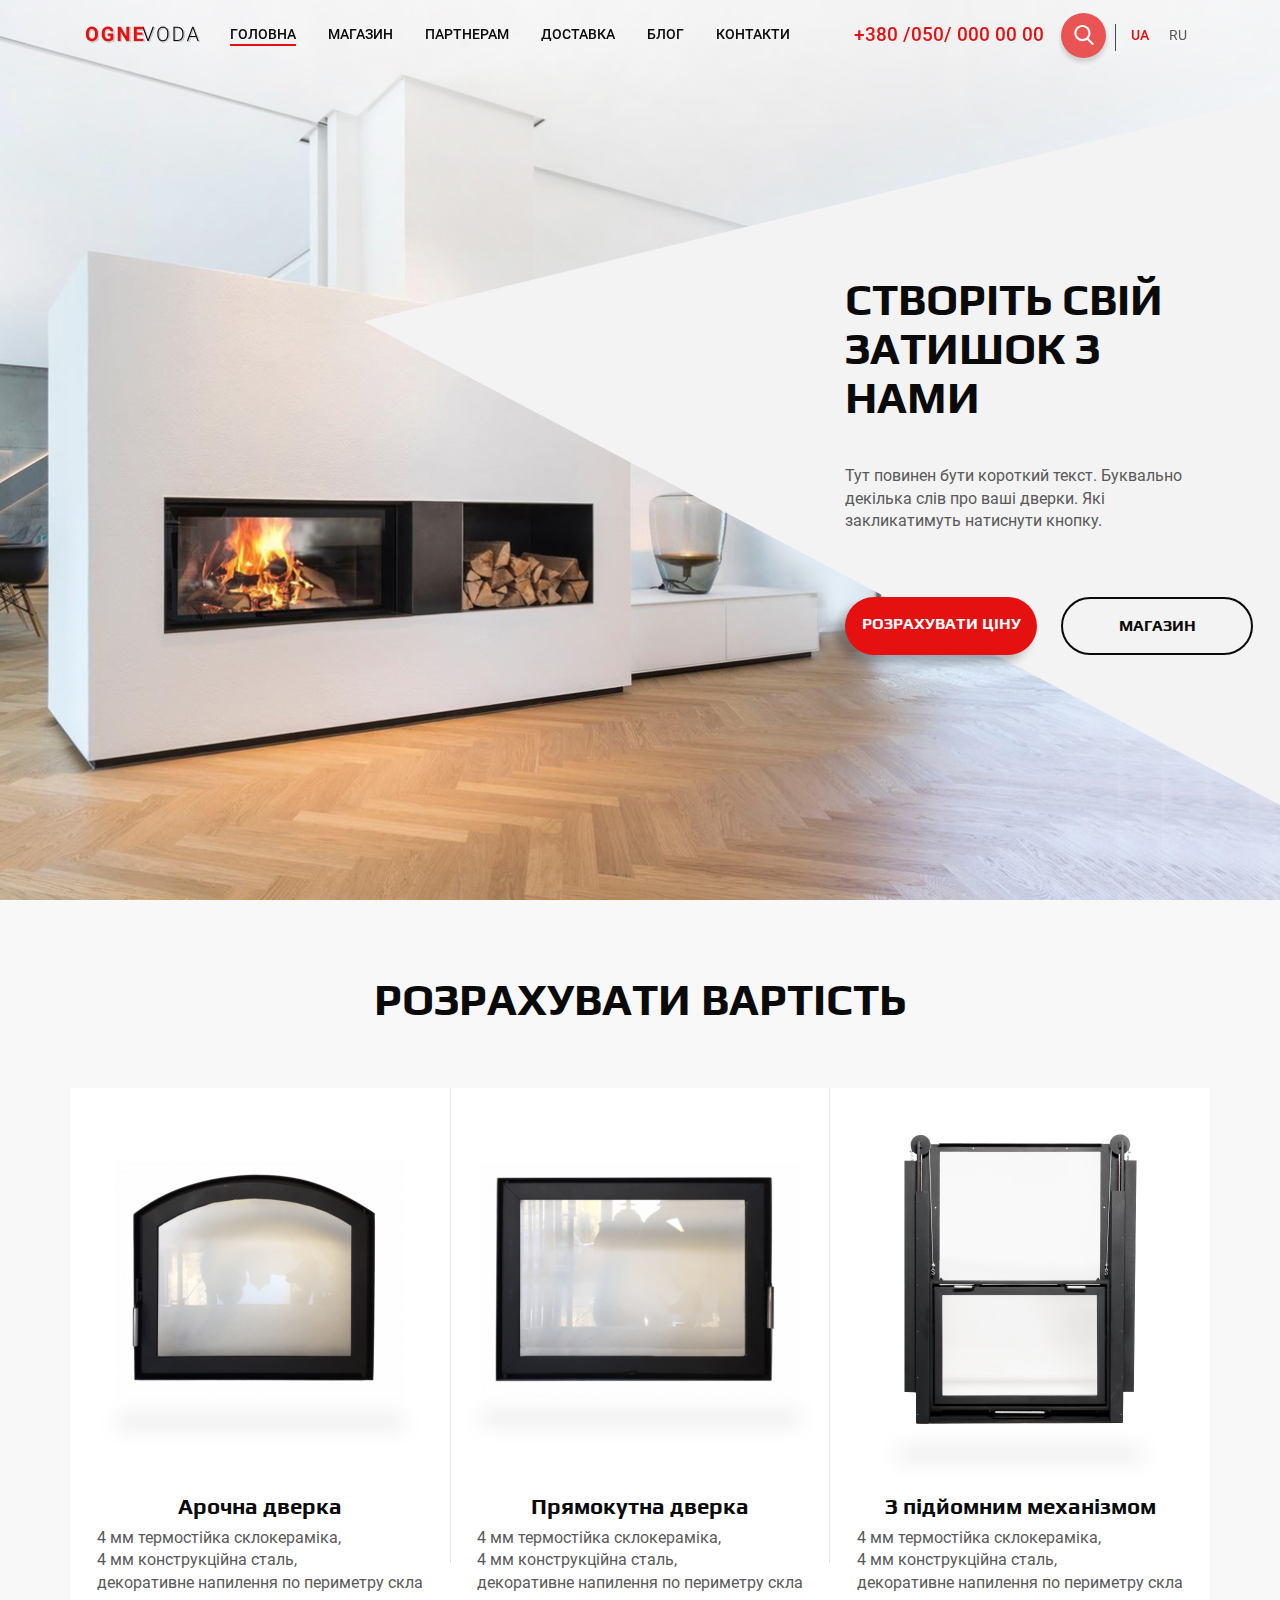
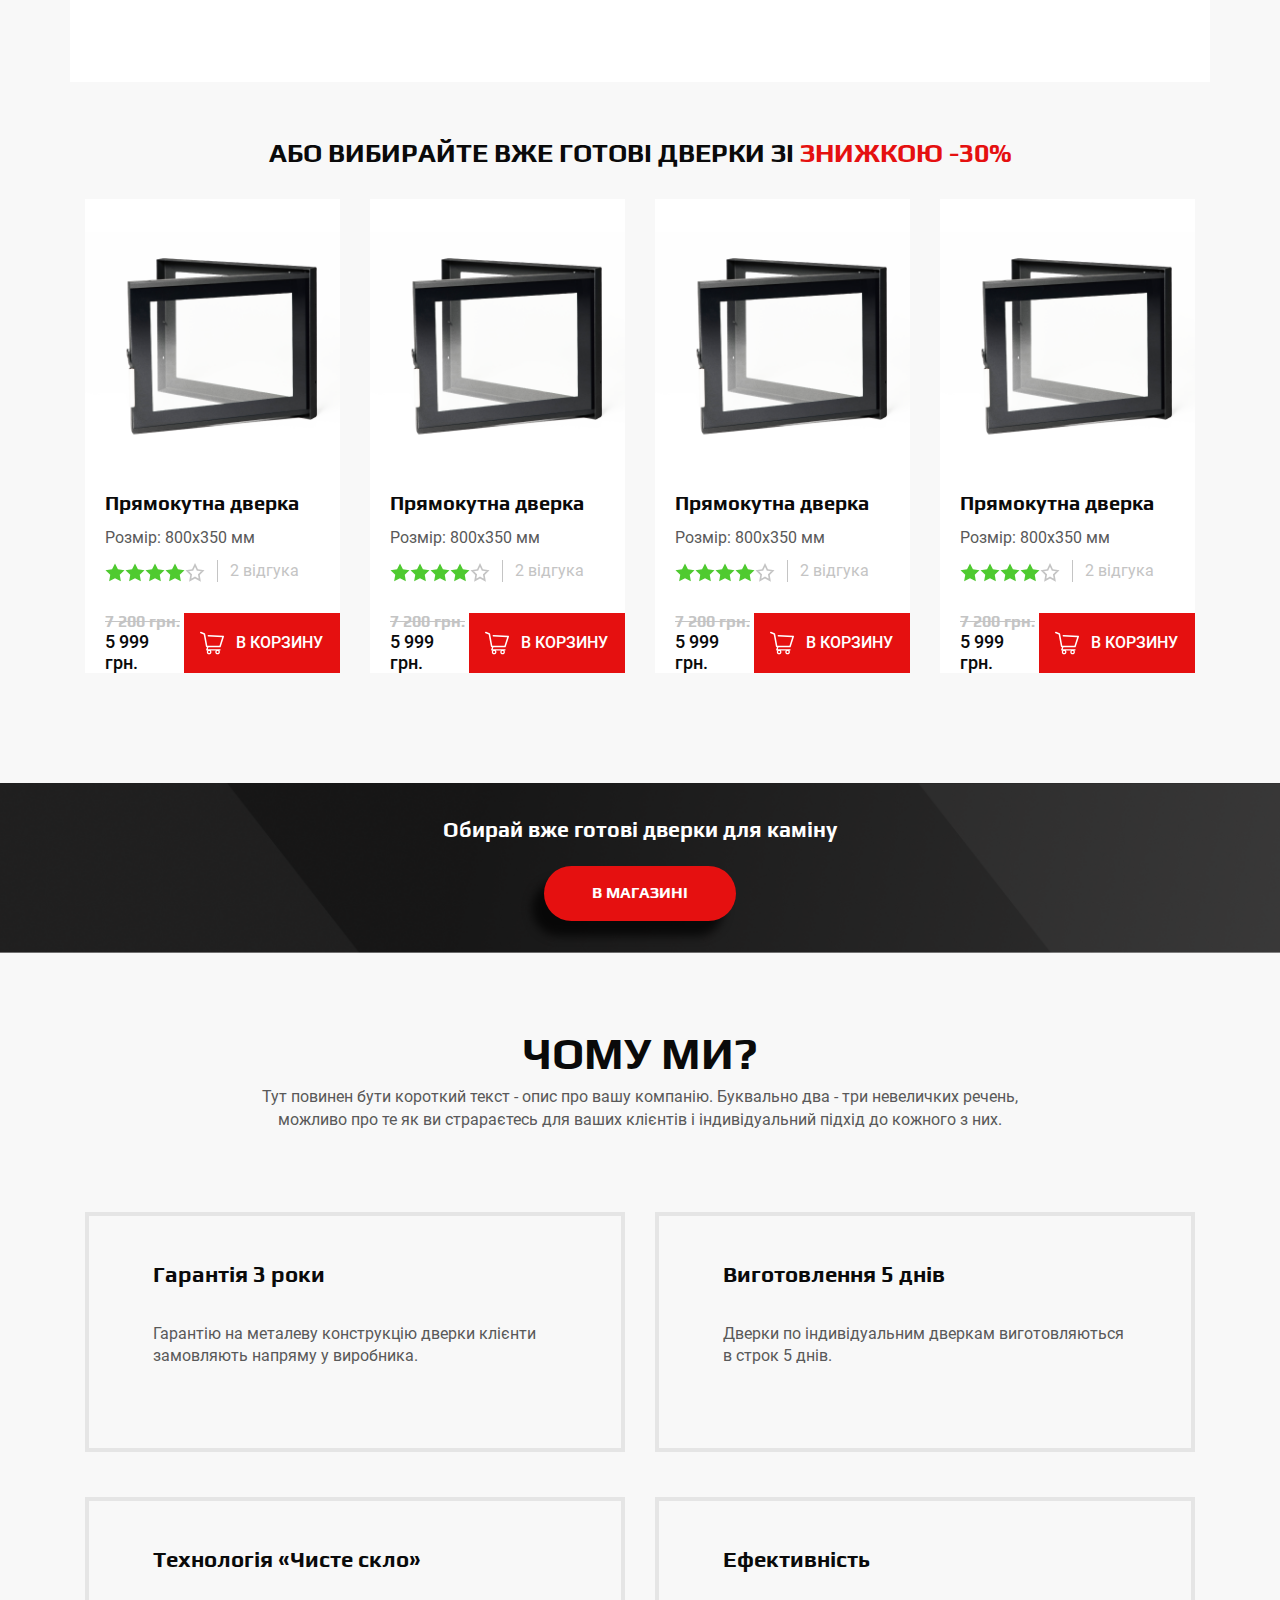
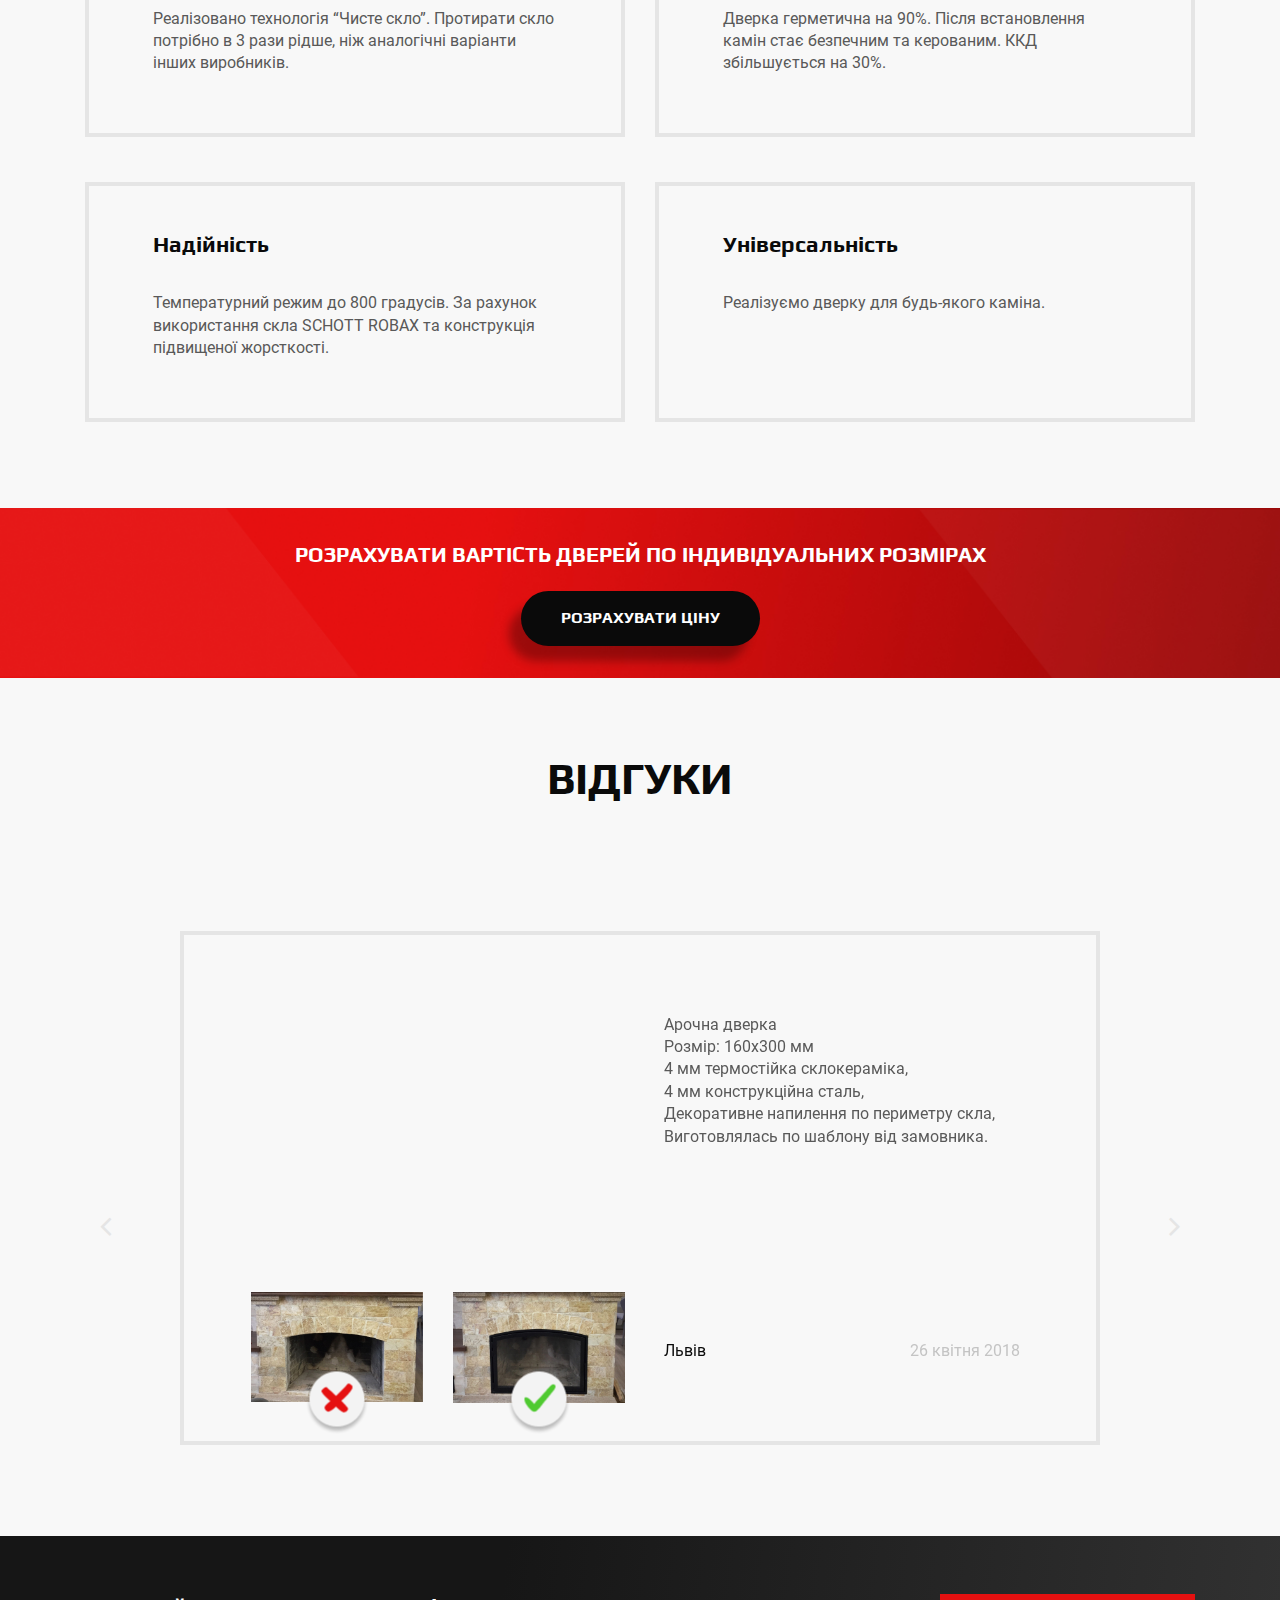
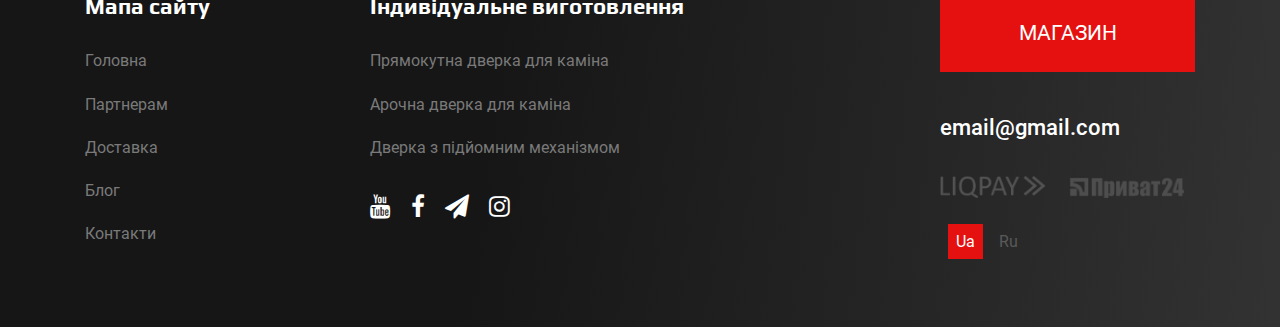
<file: index.html>
<!DOCTYPE html>
<html lang="en">
	<head>
		<meta charset="UTF-8">
		<title>Start</title>
		<meta http-equiv="X-UA-Compatible" content="IE=edge">
		<meta name="viewport" content="width=device-width, initial-scale=1">
		<link rel="icon" href="favicon.png"/>
		<link rel="stylesheet" type="text/css" href="libs/bootstrap-grid.min.css">
		<link rel="stylesheet" type="text/css" href="libs/slick.css"/>
		<link rel="stylesheet" type="text/css" href="libs/slick-theme.css">
		<link rel="stylesheet" type="text/css" href="libs/font-awesome.css">
	    <link rel="stylesheet" href="libs/magnific-popup.css">
		<link rel="stylesheet" href="css/main.css" />
		<script src="https://ajax.googleapis.com/ajax/libs/jquery/3.3.1/jquery.min.js"></script>
	</head>
	<body>
		<header >
			<div class="header">
				<div class="container">
					<div class="header-block">
						<div class="header-logo">
							<a href="index.html"><svg width="129" height="23" viewBox="0 0 129 23" fill="none" xmlns="http://www.w3.org/2000/svg">
								<g filter="url(#filter0_d)">
								<path d="M62.984 18.2422L63.0621 18.5449L63.15 18.2422L67.6227 5.78125H68.941L63.648 20H62.4957L57.2027 5.78125H58.5113L62.984 18.2422ZM83.4117 13.6621C83.4117 14.9707 83.1839 16.1198 82.7281 17.1094C82.2789 18.099 81.6344 18.8607 80.7945 19.3945C79.9547 19.9284 78.9846 20.1953 77.8844 20.1953C76.2242 20.1953 74.8831 19.6029 73.8609 18.418C72.8388 17.2266 72.3277 15.6217 72.3277 13.6035V12.1387C72.3277 10.8431 72.5556 9.69727 73.0113 8.70117C73.4736 7.69857 74.1246 6.93034 74.9645 6.39648C75.8043 5.85612 76.7711 5.58594 77.8648 5.58594C78.9586 5.58594 79.9221 5.84961 80.7555 6.37695C81.5953 6.9043 82.2431 7.64974 82.6988 8.61328C83.1546 9.57682 83.3922 10.6934 83.4117 11.9629V13.6621ZM82.2105 12.1191C82.2105 10.4069 81.8232 9.06576 81.0484 8.0957C80.2737 7.12565 79.2125 6.64062 77.8648 6.64062C76.5432 6.64062 75.4885 7.12891 74.7008 8.10547C73.9195 9.07552 73.5289 10.4329 73.5289 12.1777V13.6621C73.5289 15.3483 73.9195 16.6862 74.7008 17.6758C75.482 18.6589 76.5432 19.1504 77.8844 19.1504C79.2451 19.1504 80.3063 18.6654 81.068 17.6953C81.8297 16.7188 82.2105 15.3613 82.2105 13.623V12.1191ZM88.4391 20V5.78125H92.4137C93.579 5.78125 94.624 6.04818 95.5484 6.58203C96.4729 7.10938 97.1923 7.86784 97.7066 8.85742C98.2275 9.84701 98.4879 10.9733 98.4879 12.2363V13.5449C98.4879 14.8145 98.2307 15.9408 97.7164 16.9238C97.2021 17.9069 96.4762 18.6654 95.5387 19.1992C94.6077 19.7331 93.5367 20 92.3258 20H88.4391ZM89.6402 6.80664V18.9844H92.3355C93.8329 18.9844 95.0341 18.4896 95.9391 17.5C96.844 16.5039 97.2965 15.1595 97.2965 13.4668V12.2168C97.2965 10.5827 96.8505 9.27409 95.9586 8.29102C95.0667 7.30794 93.8915 6.81315 92.4332 6.80664H89.6402ZM111.005 16.0156H104.55L103.086 20H101.826L107.207 5.78125H108.349L113.73 20H112.48L111.005 16.0156ZM104.921 14.9902H110.625L107.773 7.24609L104.921 14.9902Z" fill="#0A0A0A"/>
								<path d="M12.9492 13.2129C12.9492 14.6126 12.7018 15.8398 12.207 16.8945C11.7122 17.9492 11.0026 18.763 10.0781 19.3359C9.16016 19.9089 8.10547 20.1953 6.91406 20.1953C5.73568 20.1953 4.68424 19.9121 3.75977 19.3457C2.83529 18.7793 2.11914 17.972 1.61133 16.9238C1.10352 15.8691 0.846354 14.6582 0.839844 13.291V12.5879C0.839844 11.1882 1.09049 9.95768 1.5918 8.89648C2.09961 7.82878 2.8125 7.01172 3.73047 6.44531C4.65495 5.8724 5.70964 5.58594 6.89453 5.58594C8.07943 5.58594 9.13086 5.8724 10.0488 6.44531C10.9733 7.01172 11.6862 7.82878 12.1875 8.89648C12.6953 9.95768 12.9492 11.1849 12.9492 12.5781V13.2129ZM9.98047 12.5684C9.98047 11.0775 9.71354 9.94466 9.17969 9.16992C8.64583 8.39518 7.88411 8.00781 6.89453 8.00781C5.91146 8.00781 5.15299 8.39193 4.61914 9.16016C4.08529 9.92188 3.8151 11.0417 3.80859 12.5195V13.2129C3.80859 14.6647 4.07552 15.791 4.60938 16.5918C5.14323 17.3926 5.91146 17.793 6.91406 17.793C7.89714 17.793 8.65234 17.4089 9.17969 16.6406C9.70703 15.8659 9.97396 14.7396 9.98047 13.2617V12.5684ZM28.3281 18.2031C27.8008 18.8346 27.0553 19.3262 26.0918 19.6777C25.1283 20.0228 24.0605 20.1953 22.8887 20.1953C21.6582 20.1953 20.5775 19.9284 19.6465 19.3945C18.722 18.8542 18.0059 18.0729 17.498 17.0508C16.9967 16.0286 16.7396 14.8275 16.7266 13.4473V12.4805C16.7266 11.0612 16.9642 9.83398 17.4395 8.79883C17.9212 7.75716 18.6113 6.96289 19.5098 6.41602C20.4147 5.86263 21.4727 5.58594 22.6836 5.58594C24.3698 5.58594 25.6882 5.98958 26.6387 6.79688C27.5892 7.59766 28.1523 8.76628 28.3281 10.3027H25.4766C25.3464 9.48893 25.0566 8.89323 24.6074 8.51562C24.1647 8.13802 23.5527 7.94922 22.7715 7.94922C21.7754 7.94922 21.0169 8.32357 20.4961 9.07227C19.9753 9.82096 19.7116 10.9342 19.7051 12.4121V13.3203C19.7051 14.8112 19.9883 15.9375 20.5547 16.6992C21.1211 17.4609 21.9512 17.8418 23.0449 17.8418C24.1452 17.8418 24.9297 17.6074 25.3984 17.1387V14.6875H22.7324V12.5293H28.3281V18.2031ZM44.2734 20H41.3438L35.6406 10.6445V20H32.7109V5.78125H35.6406L41.3535 15.1562V5.78125H44.2734V20ZM57.3867 13.8379H51.7617V17.6465H58.3633V20H48.832V5.78125H58.3438V8.1543H51.7617V11.543H57.3867V13.8379Z"/>
								</g>
								<defs>
								<filter id="filter0_d" x="0" y="0" width="130.9" height="24" filterUnits="userSpaceOnUse" color-interpolation-filters="sRGB">
								<feFlood flood-opacity="0" result="BackgroundImageFix"/>
								<feColorMatrix in="SourceAlpha" type="matrix" values="0 0 0 0 0 0 0 0 0 0 0 0 0 0 0 0 0 0 127 0"/>
								<feOffset dx="1" dy="1"/>
								<feGaussianBlur stdDeviation="0.5"/>
								<feColorMatrix type="matrix" values="0 0 0 0 0 0 0 0 0 0 0 0 0 0 0 0 0 0 0.15 0"/>
								<feBlend mode="normal" in2="BackgroundImageFix" result="effect1_dropShadow"/>
								<feBlend mode="normal" in="SourceGraphic" in2="effect1_dropShadow" result="shape"/>
								</filter>
								</defs>
								</svg>
							</a>
						</div>
						<div class="mobile_menu">
							<div class="menu-humburger menu-humburger--close2">
						        <div class="menu-humburger__icon">
							          <div class="menu-humburger__line menu-humburger__line--1"></div>
							          <div class="menu-humburger__line menu-humburger__line--2"></div>
							          <div class="menu-humburger__line menu-humburger__line--3"></div>
						        </div>
						    </div>
						</div>
						<nav class="header__menu">
							<ul class="main_menu list-style-none">
							    <li class="current-menu-item"><a href="index.html">Головна</a></li>
							    <li><a href="shop.html">магазин</a></li>
							    <li><a href="portners.html">партнерам</a></li>
							    <li><a href="delivery.html">доставка</a></li>
							    <li><a href="blog.html">блог</a></li>
							    <li><a href="contacts.html">контакти</a></li>
							</ul>
							<div class="language-mobile d-md-none d-flex">
								<ul class="language__list list-style-none">
								    <li class="current"><a  href="#">UA</a></li>
								    <li><a href="#">RU</a></li>
								</ul>
								<div id="mob-search">
								    <form class="">
										<input type="search" placeholder="Search">
									</form>
								</div>
							</div>
						</nav>
						<div class="d-md-flex d-none align-items-center">
							<a class="header-phone d-xl-flex d-none" href="tel:+380 050 000 00 00">+380 /050/ 000 00 00 </a>
							<div id="wrap">
							    <form action="" autocomplete="off">
							    <input id="search" name="search" type="text" placeholder="Введіть текст для пошуку"><input id="search_submit" value="Rechercher" type="submit">
							    </form>
							</div>
							<div class="language d-lg-flex d-none">
								<ul class="language__list list-style-none">
								    <li><a class="current" href="#">UA</a></li>
								    <li><a href="#">RU</a></li>
								</ul>
							</div>
						</div>
					</div>
				</div>
			</div>
		</header>
		<main class="home">
<!-- FIRST SCREEN start -->
			<section class="first-screen">
				<div class="mob-bg"></div>
				
				<div class="container">
					<div class="row justify-content-end">
						<img src="img/tri.svg" class="triangle" alt="">
						<div class="col-xl-4 col-lg-6 col-md-8 col-12  first-screen__text">

							<h1>створіть свій затишок з нами</h1>
							<p>Тут повинен бути короткий текст. Буквально декілька слів про ваші дверки. Які закликатимуть натиснути кнопку.</p>
							<div class="first-screen__btn">
								<a  class="btn-red btn" href="#">розрахувати ціну</a>
								<a class="btn-transperent btn" href="#"><span>магазин</span></a>
							</div>
						</div>
					</div>
				</div>
			</section>
<!-- FIRST SCREEN end -->

<!-- COST CALCULATIONc start -->
			<section class="rozrahunok">
				<div class="container">
					<div class="row">
						<div class="col-12">
							<h1>РОЗРАХУВАТИ вартість</h1>
							<div class="doors-type">
								<div class="row justify-content-between">
									<div class="col-md-4 col-12 rozrahunok-door">
											<div class="rozrahunok-door__img-b">
												<div class="rozrahunok-door__img-block">
													<img class="rozrahunok-door__img" src="img/door1.jpg" alt="door">
												</div>
											</div>
											<h3 class="rozrahunok-door__name">Арочна дверка</h3>
											<p class="rozrahunok-door__description">
												4 мм термостійка склокераміка, </br> 
												4 мм конструкційна сталь,</br>
												декоративне напилення по периметру скла
											</p>
									</div>
									<div class="col-md-4 col-12 rozrahunok-door">
											<div class="rozrahunok-door__img-b">
												<div class="rozrahunok-door__img-block">
													<img class="rozrahunok-door__img" src="img/door2.jpg" alt="door">
												</div>
											</div>
											<h3 class="rozrahunok-door__name">Прямокутна дверка</h3>
											<p class="rozrahunok-door__description">
												4 мм термостійка склокераміка, </br> 
												4 мм конструкційна сталь,</br>
												декоративне напилення по периметру скла
											</p>

									</div>
									<div class="col-md-4 col-12 rozrahunok-door">
											<div class="rozrahunok-door__img-b">
												<div class="rozrahunok-door__img-block">
													<img class="rozrahunok-door__img" src="img/door3.jpg" alt="door">
												</div>
											</div>
											<h3 class="rozrahunok-door__name">З підйомним механізмом</h3>
											<p class="rozrahunok-door__description">
												4 мм термостійка склокераміка, </br> 
												4 мм конструкційна сталь,</br>
												декоративне напилення по периметру скла
											</p>
									</div>
								</div>
							</div>
						</div>
					</div>
				</div>
			</section>
<!-- COST CALCULATIONc end -->

<!-- SALE start -->
			<section class="home-sale">
				<div class="container">
					<h2>Або вибирайте вже готові дверки зі <span>знижкою -30%</span></h2>
					<div class="">
						<div class="row justify-content-center slider-sale">
							<div class="col-12 col-sm-6 col-xl-3">
								<div class="goods-card">
									<a href="open-goods.html" class="goods-card__img">
										<img src="img/goods/window.png" alt="">
									</a>
									<div class="goods-card__body">
										<a href="open-goods.html" class="goods-cards__title">Прямокутна дверка</a>
										<span class="goods-cards__size">Розмір: 800х350 мм</span>
										<div class="goods-card__reviews">
											<div class="stars">
												<img src="img/icons/star-green.svg" alt="">
												<img src="img/icons/star-green.svg" alt="">
												<img src="img/icons/star-green.svg" alt="">
												<img src="img/icons/star-green.svg" alt="">
												<img src="img/icons/star.svg" alt="">
											</div>
											<a href="#">2 відгука</a>
										</div>
									</div>
									<div class="goods-cards__footer">
										<div class="goods-cards__price-discount">
											<span>7 200 грн. </span>
											5 999 грн.
										</div>
										<a href="#" class="goods-cards__btn"><img src="img/shopping-cart-empty-side-view.svg" alt="shopping-cart"> в
											корзину</a>
									</div>
								</div>
							</div>
							<div class="col-12 col-sm-6 col-xl-3">
								<div class="goods-card">
									<a href="open-goods.html" class="goods-card__img">
										<img src="img/goods/window.png" alt="">
									</a>
									<div class="goods-card__body">
										<a href="open-goods.html" class="goods-cards__title">Прямокутна дверка</a>
										<span class="goods-cards__size">Розмір: 800х350 мм</span>
										<div class="goods-card__reviews">
											<div class="stars">
												<img src="img/icons/star-green.svg" alt="">
												<img src="img/icons/star-green.svg" alt="">
												<img src="img/icons/star-green.svg" alt="">
												<img src="img/icons/star-green.svg" alt="">
												<img src="img/icons/star.svg" alt="">
											</div>
											<a href="#">2 відгука</a>
										</div>
									</div>
									<div class="goods-cards__footer">
										<div class="goods-cards__price-discount">
											<span>7 200 грн. </span>
											5 999 грн.
										</div>
										<a href="#" class="goods-cards__btn"><img src="img/shopping-cart-empty-side-view.svg" alt="shopping-cart"> в
											корзину</a>
									</div>
								</div>
							</div>
							<div class="col-12 col-sm-6 col-xl-3">
								<div class="goods-card">
									<a href="open-goods.html" class="goods-card__img">
										<img src="img/goods/window.png" alt="">
									</a>
									<div class="goods-card__body">
										<a href="open-goods.html" class="goods-cards__title">Прямокутна дверка</a>
										<span class="goods-cards__size">Розмір: 800х350 мм</span>
										<div class="goods-card__reviews">
											<div class="stars">
												<img src="img/icons/star-green.svg" alt="">
												<img src="img/icons/star-green.svg" alt="">
												<img src="img/icons/star-green.svg" alt="">
												<img src="img/icons/star-green.svg" alt="">
												<img src="img/icons/star.svg" alt="">
											</div>
											<a href="#">2 відгука</a>
										</div>
									</div>
									<div class="goods-cards__footer">
										<div class="goods-cards__price-discount">
											<span>7 200 грн. </span>
											5 999 грн.
										</div>
										<a href="#" class="goods-cards__btn"><img src="img/shopping-cart-empty-side-view.svg" alt="shopping-cart"> в
											корзину</a>
									</div>
								</div>
							</div>
							<div class="col-12 col-sm-6 col-xl-3">
								<div class="goods-card">
									<a href="open-goods.html" class="goods-card__img">
										<img src="img/goods/window.png" alt="">
									</a>
									<div class="goods-card__body">
										<a href="open-goods.html" class="goods-cards__title">Прямокутна дверка</a>
										<span class="goods-cards__size">Розмір: 800х350 мм</span>
										<div class="goods-card__reviews">
											<div class="stars">
												<img src="img/icons/star-green.svg" alt="">
												<img src="img/icons/star-green.svg" alt="">
												<img src="img/icons/star-green.svg" alt="">
												<img src="img/icons/star-green.svg" alt="">
												<img src="img/icons/star.svg" alt="">
											</div>
											<a href="#">2 відгука</a>
										</div>
									</div>
									<div class="goods-cards__footer">
										<div class="goods-cards__price-discount">
											<span>7 200 грн. </span>
											5 999 грн.
										</div>
										<a href="#" class="goods-cards__btn"><img src="img/shopping-cart-empty-side-view.svg" alt="shopping-cart"> в
											корзину</a>
									</div>
								</div>
							</div>
							<a href="#" class="slider__prev slider-arrow" style=""><i class="fa fa-angle-left" aria-hidden="true"></i></a>
							<a href="#" class="slider__next slider-arrow" style=""><i class="fa fa-angle-right" aria-hidden="true"></i></a>
						</div>
					</div>
				</div>
				<div class="finished-door">
					<p class="finished-door__name">Обирай вже готові дверки для каміну</p>
					<a href="#" class="btn-red btn">в магазині</a>
				</div>
			</section>
<!-- SALE end -->

<!-- WHY WE start -->
			<section class="whywe">
				<div class="container">
					<h1 class="whywe__title">Чому ми?</h1>
					<p class="whywe__subtitle">Тут повинен бути короткий текст - опис про вашу компанію. Буквально два - три невеличких речень, можливо про те як ви страраєтесь для ваших клієнтів і індивідуальний підхід до кожного з них.</p>
					<div class="row slider-why-we">
						<div class="col-12">
							<div class="row">
								<div class="col-md-6 col-12">
									<div class="whywe-block">
										<div class="whywe-block__img">
											<img class="whywe-block__icon" src='img/why1.png' alt="icon">
										</div>
										<div class="whywe-block-block">
											<h3 class="whywe-block__name">Гарантія 3 роки</h3>
											<p class="whywe-block__description">Гарантію на металеву  конструкцію дверки клієнти замовляють напряму у виробника.</p>
											
										</div>
									</div>
								</div>
								<div class="col-md-6 col-12">
									<div class="whywe-block">
										<div class="whywe-block__img">
											<img class="whywe-block__icon" src='img/why2.png' alt="icon">
										</div>
										<div class="whywe-block-block">
											<h3 class="whywe-block__name">Виготовлення 5 днів</h3>
											<p class="whywe-block__description">Дверки по індивідуальним дверкам виготовляються в строк 5 днів.</p>
										</div>
									</div>
								</div>
							</div>
						</div>
						<div class="col-12">
							<div class="row">
								<div class="col-md-6 col-12">
									<div class="whywe-block">
										<div class="whywe-block__img">
											<img class="whywe-block__icon" src='img/why3.png' alt="icon">
										</div>
										<div class="whywe-block-block">
											<h3 class="whywe-block__name">Технологія «Чисте скло»</h3>
											<p class="whywe-block__description">Реалізовано технологія “Чисте скло”. Протирати скло потрібно в 3 рази рідше, ніж аналогічні варіанти інших виробників.</p>
										</div>
									</div>
								</div>
								<div class="col-md-6 col-12">
									<div class="whywe-block">
										<div class="whywe-block__img">
											<img class="whywe-block__icon" src='img/why4.png' alt="icon">
										</div>
										<div class="whywe-block-block">
											<h3 class="whywe-block__name">Ефективність</h3>
											<p class="whywe-block__description">Дверка герметична на 90%. Після встановлення камін стає безпечним та керованим. ККД збільшується на 30%.</p>
										</div>
									</div>
								</div>
							</div>
						</div>
						<div class="col-12">
							<div class="row">
								<div class="col-md-6 col-12">
									<div class="whywe-block">
										<div class="whywe-block__img">
											<img class="whywe-block__icon" src='img/why5.png' alt="icon">
										</div>
										<div class="whywe-block-block">
											<h3 class="whywe-block__name">Надійність</h3>
											<p class="whywe-block__description">Температурний режим до 800 градусів. За рахунок використання скла SCHOTT ROBAX та конструкція підвищеної жорсткості.</p>
										</div>
									</div>
								</div>
								<div class="col-md-6 col-12">
									<div class="whywe-block">
										<div class="whywe-block__img">
											<img class="whywe-block__icon" src='img/why6.png' alt="icon">
										</div>
										<div class="whywe-block-block">
											<h3 class="whywe-block__name">Універсальність</h3>
											<p class="whywe-block__description">Реалізуємо дверку для будь-якого каміна.</p>
										</div>
									</div>
								</div>
							</div>
						</div>
						
					</div>
				</div>
			</section>
<!-- WHY WE end -->

<!-- INDIVIDUAL SIZES start -->
			<section class="individual">
				<p class="finished-door__name">розрахувати вартість дверей по індивідуальних розмірах</p>
				<a href="#" class="btn-black btn">розрахувати ціну</a>
			</section>
<!-- INDIVIDUAL SIZES end -->

<!-- FEEDBACK start -->
			<section class="feedback">
				<div class="container">
					<h1>відгуки</h1>
					<div class="row justify-content-center">
						<div class="col-lg-10 col-12">
							<div class="slider">
								<div class="slide">
									<div class="row">
										<div class="col-md-6 col-12 feedback-left">
											<div class="feedback-video">
												<iframe src="https://www.youtube-nocookie.com/embed/OirJVb3PVSs" frameborder="0" allow="accelerometer; autoplay; encrypted-media; gyroscope; picture-in-picture" allowfullscreen></iframe>
											</div>
											<div class="row">
												<div class="col-6">
													<a href="img/bad.jpg" class="feedback-photo"><img  src="img/bad.jpg" alt="bad"></a>
													<img class="feedback-icon" src="img/icon-bad.png" alt="icon">
												</div>
												<div class="col-6">
													<a href="img/good.jpg" class="feedback-photo"><img  src="img/good.jpg" alt="good"></a>
													<img class="feedback-icon" src="img/icon-good.png" alt="icon">
												</div>
											</div>
										</div>
										<div class="col-md-6 col-12 feedback-right">
											<p>Арочна дверка</br>
											   Розмір: 160х300 мм </br>
											   4 мм термостійка склокераміка, </br>
											   4 мм конструкційна сталь,</br>
											   Декоративне напилення по периметру скла,</br>
											   Виготовлялась по шаблону від замовника.</br>
											</p>
											<div class="feedback-footer">
												<p class="feedback-city">Львів</p>
												<p class="feedback-time">26 квітня 2018</p>
											</div>
										</div>
									</div>
								</div>
								<div class="slide">
									<div class="row">
										<div class="col-md-6 col-12 feedback-left">
											<div class="feedback-video">
												<iframe src="https://www.youtube-nocookie.com/embed/OirJVb3PVSs" frameborder="0" allow="accelerometer; autoplay; encrypted-media; gyroscope; picture-in-picture" allowfullscreen></iframe>
											</div>
											<div class="row">
												<div class="col-6">
													<a href="img/bad.jpg" class="feedback-photo"><img  src="img/bad.jpg" alt="bad"></a>
													<img class="feedback-icon" src="img/icon-bad.png" alt="icon">
												</div>
												<div class="col-6">
													<a href="img/good.jpg" class="feedback-photo"><img  src="img/good.jpg" alt="good"></a>
													<img class="feedback-icon" src="img/icon-good.png" alt="icon">
												</div>
											</div>
										</div>
										<div class="col-md-6 col-12 feedback-right">
											<p>Арочна дверка</br>
											   Розмір: 160х300 мм </br>
											   4 мм термостійка склокераміка, </br>
											   4 мм конструкційна сталь,</br>
											   Декоративне напилення по периметру скла,</br>
											   Виготовлялась по шаблону від замовника.</br>
											</p>
											<div class="feedback-footer">
												<p class="feedback-city">Львів</p>
												<p class="feedback-time">26 квітня 2018</p>
											</div>
										</div>
									</div>
								</div>						
								<a href="#" class="slider__prev slider-arrow" style=""><i class="fa fa-angle-left" aria-hidden="true"></i></a>
								<a href="#" class="slider__next slider-arrow" style=""><i class="fa fa-angle-right" aria-hidden="true"></i></a>
							</div>
						</div>

					</div>
				</div>
			</section>
<!-- FEEDBACK end -->

<!-- POPUP start -->
			<div class="form">
				<div id="overlay"></div>

				<!-- POPUP CULCULATE start -->
				<div class="rozrah-price-popup">
					<div class="rozrah-price">
						<span class="modal_close"><svg width="19" height="19" viewBox="0 0 19 19" fill="none" xmlns="http://www.w3.org/2000/svg">
<path d="M17.9003 1.09997C17.5619 0.7616 17.015 0.7616 16.6766 1.09997L9.50001 8.2766L2.32338 1.09997C1.98501 0.7616 1.43809 0.7616 1.09972 1.09997C0.761356 1.43833 0.761356 1.98526 1.09972 2.32362L8.27636 9.50025L1.09972 16.6769C0.761356 17.0153 0.761356 17.5622 1.09972 17.9005C1.26847 18.0693 1.49001 18.1541 1.71155 18.1541C1.93309 18.1541 2.15463 18.0693 2.32338 17.9005L9.50001 10.7239L16.6766 17.9005C16.8454 18.0693 17.0669 18.1541 17.2885 18.1541C17.51 18.1541 17.7315 18.0693 17.9003 17.9005C18.2387 17.5622 18.2387 17.0153 17.9003 16.6769L10.7237 9.50025L17.9003 2.32362C18.2387 1.98526 18.2387 1.43833 17.9003 1.09997Z"/>
</svg></span>
						<h2>РОЗРАХУВАТИ вартість</h2> 
						<p>Заповніть, будь ласка, форму і наші працівники </br> зв’яжуться з вами для більш детальної оцінки </p>  
						<div class="proiom">
							<label>Висота пройома
								<span>мм</span>
								<input id="height-proioma" onkeyup="checkParams()" type="text" name="height-proioma">
							</label>  
							<label>Ширина пройома
								<span>мм</span>
								<input id="width-proioma"  onkeyup="checkParams()" type="text" name="width-proioma">
							</label>
						</div>
						<label>Ім’я<input id="name-proioma" onkeyup="checkParams()"  type="text" name="name"></label>
						<label>Номер телефону<input onkeyup="checkParams()" id="phone-proioma" type="tel" name="phone"></label>
						<input type="button" class="btn-red btn" id="submit" value="розрахувати" style="display: none;">
					</div>
				</div>
				<!-- POPUP CULCULATE end -->
				
				<!-- POPUP DOOR TYPE start-->
				<div class="doors-type-popup">
					<span class="modal_close"><svg width="19" height="19" viewBox="0 0 19 19" fill="none" xmlns="http://www.w3.org/2000/svg">
<path d="M17.9003 1.09997C17.5619 0.7616 17.015 0.7616 16.6766 1.09997L9.50001 8.2766L2.32338 1.09997C1.98501 0.7616 1.43809 0.7616 1.09972 1.09997C0.761356 1.43833 0.761356 1.98526 1.09972 2.32362L8.27636 9.50025L1.09972 16.6769C0.761356 17.0153 0.761356 17.5622 1.09972 17.9005C1.26847 18.0693 1.49001 18.1541 1.71155 18.1541C1.93309 18.1541 2.15463 18.0693 2.32338 17.9005L9.50001 10.7239L16.6766 17.9005C16.8454 18.0693 17.0669 18.1541 17.2885 18.1541C17.51 18.1541 17.7315 18.0693 17.9003 17.9005C18.2387 17.5622 18.2387 17.0153 17.9003 16.6769L10.7237 9.50025L17.9003 2.32362C18.2387 1.98526 18.2387 1.43833 17.9003 1.09997Z"/>
</svg></span>
					<div class="door-popup">
						<h3 class="door-popup-title">Арочна дверка</h3>
						<div class="row align-items-center">

							<div class="col-lg-6 col-12">
								<div class="rozrahunok-door__img-b">
									<div class="rozrahunok-door__img-block">
										<img class="rozrahunok-door__img" src="img/door1.jpg" alt="door">
									</div>
								</div>
							</div>
							<div class="col-lg-6 col-12 popup-right">
								<div class="popup-content">
									<ul class="list-style-none">
										<li>4 мм термостійка склокераміка, </li>
										<li>4 мм конструкційна сталь,</li>
										<li>Декоративне напилення по периметру скла,</li>
										<li>Виготовляється одностворчаста та двостворчата,</li>
										<li>Виготовляється по шаблону від замовника,</li>
										<li>Термін виготовлення до 21 дня,</li>
										<li>Встановлення займає не більше 10-15 хвилин.</li>
									</ul>
									<div class="rozrahunok-door-type btn-red btn">розрахувати</div>
								</div>
							</div>
						</div>
						
					</div>
				</div>
				<!-- POPUP DOOR TYPE end-->

			</div>
<!-- POPUP end -->
		</main>
		<footer class="footer">
			<div class="container">
				<div class="row">
					<div class="col-3 d-none d-md-block order-1">
						<h3 class="footer-title">Мапа сайту</h3>
						<nav>
							<ul class="footer_menu list-style-none">
							    <li class="current-menu-item"><a href="index.html">Головна</a></li>
							    <li><a href="portners.html">Партнерам</a></li>
							    <li><a href="delivery.html">Доставка</a></li>
							    <li><a href="blog.html">Блог</a></li>
							    <li><a href="contacts.html">Контакти</a></li>
							</ul>
						</nav>
					</div>
					<div class="col-md-6 col-12 order-md-2 order-3">
						<h3 class="footer-title d-none d-md-block">Індивідуальне виготовлення</h3>
						<nav class="d-none d-md-block">
							<ul class="footer_menu-indevidual list-style-none">
							    <li class="current-menu-item"><a href="index.html">Прямокутна дверка для каміна</a></li>
							    <li><a href="portners.html">Арочна дверка для каміна</a></li>
							    <li><a href="delivery.html">Дверка з підйомним механізмом</a></li>
							</ul>
						</nav>
						<div class="footer__social">
							<ul class="list-style-none">
							    <li><a href="#"><i class="fa fa-youtube" aria-hidden="true"></i></a></li>
							    <li><a href="#"><i class="fa fa-facebook" aria-hidden="true"></i></a></li>
							    <li><a href="#"><i class="fa fa-paper-plane" aria-hidden="true"></i></a></li>
							    <li><a href="#"><i class="fa fa-instagram" aria-hidden="true"></i></a></li>
							</ul>
						</div>	
					</div>
					<div class="col-md-3 col-12 order-md-3 order-2">
						<a href="#" class="btn-shop">магазин</a>
						<a class="footer-email d-none d-md-block" href="#">email@gmail.com</a>
						<div class="payment-icon">
							<img src="img/LIQPAY.png" alt="liqpay">
							<img src="img/privat24.png" alt="privat">
						</div>
						<div class="footer__phone d-md-none d-block">
							<a href="tel:+380500000000">+380 /050/ 000 00 00</a>
							<a href="tel:+380500000000">+380 /050/ 000 00 00</a>
						</div>
						<div class="language-footer d-none d-md-block">
							<ul class="language__list list-style-none">
							    <li><a class="current" href="#">Ua</a></li>
							    <li><a href="#">Ru</a></li>
							</ul>
						</div>
					</div>
				</div>
			</div>
		</footer>
		<script type="text/javascript" src="libs/slick.min.js"></script>
		<script src="libs/jquery.magnific-popup.js"></script>
		<script src="js/main.js"></script>
	</body>
</html>
</file>
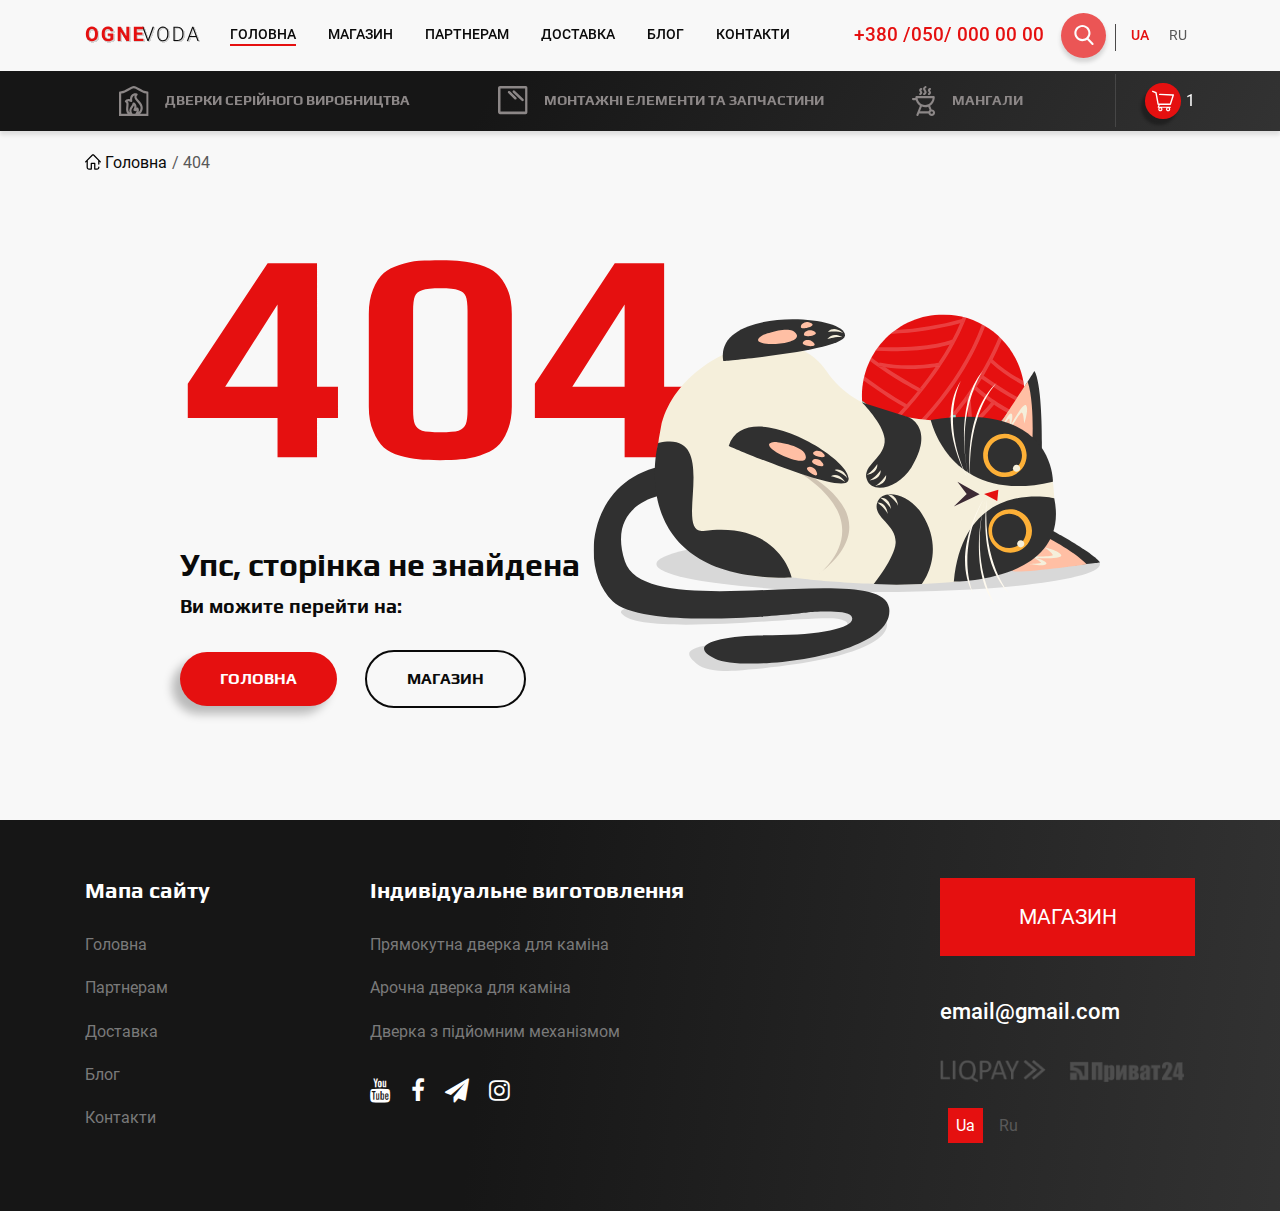
<file: 404 – копія.html>
<!DOCTYPE html>
<html lang="en">

<head>
	<meta charset="UTF-8">
	<title>Start</title>
	<meta http-equiv="X-UA-Compatible" content="IE=edge">
	<meta name="viewport" content="width=device-width, initial-scale=1">
	<link rel="icon" href="favicon.png" />
	<link rel="stylesheet" type="text/css" href="libs/bootstrap-grid.min.css">
	<link rel="stylesheet" type="text/css" href="libs/slick.css" />
	<link rel="stylesheet" type="text/css" href="libs/font-awesome.css">
	<link rel="stylesheet" href="css/main.css" />
	<script src="https://ajax.googleapis.com/ajax/libs/jquery/3.3.1/jquery.min.js"></script>
</head>

<body>
		<header >
			<div class="header">
				<div class="container">
					<div class="header-block">
						<div class="header-logo">
							<a href="index.html"><svg width="129" height="23" viewBox="0 0 129 23" fill="none" xmlns="http://www.w3.org/2000/svg">
								<g filter="url(#filter0_d)">
								<path d="M62.984 18.2422L63.0621 18.5449L63.15 18.2422L67.6227 5.78125H68.941L63.648 20H62.4957L57.2027 5.78125H58.5113L62.984 18.2422ZM83.4117 13.6621C83.4117 14.9707 83.1839 16.1198 82.7281 17.1094C82.2789 18.099 81.6344 18.8607 80.7945 19.3945C79.9547 19.9284 78.9846 20.1953 77.8844 20.1953C76.2242 20.1953 74.8831 19.6029 73.8609 18.418C72.8388 17.2266 72.3277 15.6217 72.3277 13.6035V12.1387C72.3277 10.8431 72.5556 9.69727 73.0113 8.70117C73.4736 7.69857 74.1246 6.93034 74.9645 6.39648C75.8043 5.85612 76.7711 5.58594 77.8648 5.58594C78.9586 5.58594 79.9221 5.84961 80.7555 6.37695C81.5953 6.9043 82.2431 7.64974 82.6988 8.61328C83.1546 9.57682 83.3922 10.6934 83.4117 11.9629V13.6621ZM82.2105 12.1191C82.2105 10.4069 81.8232 9.06576 81.0484 8.0957C80.2737 7.12565 79.2125 6.64062 77.8648 6.64062C76.5432 6.64062 75.4885 7.12891 74.7008 8.10547C73.9195 9.07552 73.5289 10.4329 73.5289 12.1777V13.6621C73.5289 15.3483 73.9195 16.6862 74.7008 17.6758C75.482 18.6589 76.5432 19.1504 77.8844 19.1504C79.2451 19.1504 80.3063 18.6654 81.068 17.6953C81.8297 16.7188 82.2105 15.3613 82.2105 13.623V12.1191ZM88.4391 20V5.78125H92.4137C93.579 5.78125 94.624 6.04818 95.5484 6.58203C96.4729 7.10938 97.1923 7.86784 97.7066 8.85742C98.2275 9.84701 98.4879 10.9733 98.4879 12.2363V13.5449C98.4879 14.8145 98.2307 15.9408 97.7164 16.9238C97.2021 17.9069 96.4762 18.6654 95.5387 19.1992C94.6077 19.7331 93.5367 20 92.3258 20H88.4391ZM89.6402 6.80664V18.9844H92.3355C93.8329 18.9844 95.0341 18.4896 95.9391 17.5C96.844 16.5039 97.2965 15.1595 97.2965 13.4668V12.2168C97.2965 10.5827 96.8505 9.27409 95.9586 8.29102C95.0667 7.30794 93.8915 6.81315 92.4332 6.80664H89.6402ZM111.005 16.0156H104.55L103.086 20H101.826L107.207 5.78125H108.349L113.73 20H112.48L111.005 16.0156ZM104.921 14.9902H110.625L107.773 7.24609L104.921 14.9902Z" fill="#0A0A0A"/>
								<path d="M12.9492 13.2129C12.9492 14.6126 12.7018 15.8398 12.207 16.8945C11.7122 17.9492 11.0026 18.763 10.0781 19.3359C9.16016 19.9089 8.10547 20.1953 6.91406 20.1953C5.73568 20.1953 4.68424 19.9121 3.75977 19.3457C2.83529 18.7793 2.11914 17.972 1.61133 16.9238C1.10352 15.8691 0.846354 14.6582 0.839844 13.291V12.5879C0.839844 11.1882 1.09049 9.95768 1.5918 8.89648C2.09961 7.82878 2.8125 7.01172 3.73047 6.44531C4.65495 5.8724 5.70964 5.58594 6.89453 5.58594C8.07943 5.58594 9.13086 5.8724 10.0488 6.44531C10.9733 7.01172 11.6862 7.82878 12.1875 8.89648C12.6953 9.95768 12.9492 11.1849 12.9492 12.5781V13.2129ZM9.98047 12.5684C9.98047 11.0775 9.71354 9.94466 9.17969 9.16992C8.64583 8.39518 7.88411 8.00781 6.89453 8.00781C5.91146 8.00781 5.15299 8.39193 4.61914 9.16016C4.08529 9.92188 3.8151 11.0417 3.80859 12.5195V13.2129C3.80859 14.6647 4.07552 15.791 4.60938 16.5918C5.14323 17.3926 5.91146 17.793 6.91406 17.793C7.89714 17.793 8.65234 17.4089 9.17969 16.6406C9.70703 15.8659 9.97396 14.7396 9.98047 13.2617V12.5684ZM28.3281 18.2031C27.8008 18.8346 27.0553 19.3262 26.0918 19.6777C25.1283 20.0228 24.0605 20.1953 22.8887 20.1953C21.6582 20.1953 20.5775 19.9284 19.6465 19.3945C18.722 18.8542 18.0059 18.0729 17.498 17.0508C16.9967 16.0286 16.7396 14.8275 16.7266 13.4473V12.4805C16.7266 11.0612 16.9642 9.83398 17.4395 8.79883C17.9212 7.75716 18.6113 6.96289 19.5098 6.41602C20.4147 5.86263 21.4727 5.58594 22.6836 5.58594C24.3698 5.58594 25.6882 5.98958 26.6387 6.79688C27.5892 7.59766 28.1523 8.76628 28.3281 10.3027H25.4766C25.3464 9.48893 25.0566 8.89323 24.6074 8.51562C24.1647 8.13802 23.5527 7.94922 22.7715 7.94922C21.7754 7.94922 21.0169 8.32357 20.4961 9.07227C19.9753 9.82096 19.7116 10.9342 19.7051 12.4121V13.3203C19.7051 14.8112 19.9883 15.9375 20.5547 16.6992C21.1211 17.4609 21.9512 17.8418 23.0449 17.8418C24.1452 17.8418 24.9297 17.6074 25.3984 17.1387V14.6875H22.7324V12.5293H28.3281V18.2031ZM44.2734 20H41.3438L35.6406 10.6445V20H32.7109V5.78125H35.6406L41.3535 15.1562V5.78125H44.2734V20ZM57.3867 13.8379H51.7617V17.6465H58.3633V20H48.832V5.78125H58.3438V8.1543H51.7617V11.543H57.3867V13.8379Z"/>
								</g>
								<defs>
								<filter id="filter0_d" x="0" y="0" width="130.9" height="24" filterUnits="userSpaceOnUse" color-interpolation-filters="sRGB">
								<feFlood flood-opacity="0" result="BackgroundImageFix"/>
								<feColorMatrix in="SourceAlpha" type="matrix" values="0 0 0 0 0 0 0 0 0 0 0 0 0 0 0 0 0 0 127 0"/>
								<feOffset dx="1" dy="1"/>
								<feGaussianBlur stdDeviation="0.5"/>
								<feColorMatrix type="matrix" values="0 0 0 0 0 0 0 0 0 0 0 0 0 0 0 0 0 0 0.15 0"/>
								<feBlend mode="normal" in2="BackgroundImageFix" result="effect1_dropShadow"/>
								<feBlend mode="normal" in="SourceGraphic" in2="effect1_dropShadow" result="shape"/>
								</filter>
								</defs>
								</svg>
							</a>
						</div>
						<div class="mobile_menu">
							<div class="menu-humburger menu-humburger--close2">
						        <div class="menu-humburger__icon">
							          <div class="menu-humburger__line menu-humburger__line--1"></div>
							          <div class="menu-humburger__line menu-humburger__line--2"></div>
							          <div class="menu-humburger__line menu-humburger__line--3"></div>
						        </div>
						    </div>
						</div>
						<nav class="header__menu">
							<ul class="main_menu list-style-none">
							    <li class="current-menu-item"><a href="index.html">Головна</a></li>
							    <li><a href="shop.html">магазин</a></li>
							    <li><a href="portners.html">партнерам</a></li>
							    <li><a href="delivery.html">доставка</a></li>
							    <li><a href="blog.html">блог</a></li>
							    <li><a href="contacts.html">контакти</a></li>
							</ul>
							<div class="language-mobile d-md-none d-flex">
								<ul class="language__list list-style-none">
								    <li class="current"><a  href="#">UA</a></li>
								    <li><a href="#">RU</a></li>
								</ul>
								<div id="mob-search">
								    <form class="">
										<input type="search" placeholder="Search">
									</form>
								</div>
							</div>
						</nav>
						<div class="d-md-flex d-none align-items-center">
							<a class="header-phone d-xl-flex d-none" href="tel:+380 050 000 00 00">+380 /050/ 000 00 00 </a>
							<div id="wrap">
							    <form action="" autocomplete="off">
							    <input id="search" name="search" type="text" placeholder="Введіть текст для пошуку"><input id="search_submit" value="Rechercher" type="submit">
							    </form>
							</div>
							<div class="language d-lg-flex d-none">
								<ul class="language__list list-style-none">
								    <li><a class="current" href="#">UA</a></li>
								    <li><a href="#">RU</a></li>
								</ul>
							</div>
						</div>
					</div>
				</div>
			</div>
		</header>
	<div class="header-black">
		<div class="container header-black__block">
			<div class="header-products">
				<a href="shop.html" class="header-products__block">
					<svg width="30" height="30" viewBox="0 0 30 30" fill="none" xmlns="http://www.w3.org/2000/svg">
						<g clip-path="url(#clip0)">
							<path d="M29.6296 30C29.6239 29.2695 29.5912 6.49492 29.5912 6.49492C29.5912 6.35108 29.5629 6.20864 29.508 6.07575C29.453 5.94286 29.3725 5.82212 29.271 5.72041C29.1695 5.6187 29.049 5.53802 28.9163 5.48297C28.7837 5.42793 28.6415 5.3996 28.4979 5.3996C25.7042 5.3996 22.8039 3.72485 20.2456 2.24743C18.1571 1.04142 16.3538 0 14.8071 0C13.2604 0 11.4572 1.04142 9.36866 2.24743C6.81034 3.72485 3.91001 5.3996 1.11632 5.3996C0.826371 5.3996 0.548294 5.515 0.343267 5.72041C0.13824 5.92582 0.0230566 6.20442 0.0230566 6.49492L0 30H29.6296ZM16.253 27.8094H13.612C11.5734 24.6659 12.7109 23.0652 14.0203 21.224C14.4077 20.7052 14.7607 20.1615 15.0771 19.5964C15.1805 19.8059 15.2546 20.0288 15.2971 20.2586C15.5334 21.5166 14.8369 22.8804 14.6188 23.2096C14.5199 23.3387 14.4509 23.4883 14.4169 23.6475C14.3829 23.8066 14.3847 23.9714 14.4223 24.1298C14.4598 24.2882 14.5321 24.4362 14.6339 24.563C14.7357 24.6899 14.8645 24.7924 15.0108 24.8632C15.3976 25.0526 15.8224 25.1513 16.253 25.1519C16.7604 25.1504 17.2595 25.0217 17.7046 24.7775C17.4971 25.9181 16.7055 27.2088 16.253 27.8094ZM19.5741 26.2164C19.7444 25.7378 19.8589 25.2411 19.9151 24.7361C20.0285 23.6167 19.7518 22.6186 19.1168 21.8486C19.0142 21.7252 18.8857 21.6259 18.7406 21.5577C18.5954 21.4895 18.437 21.4542 18.2767 21.4542C18.1163 21.4542 17.958 21.4895 17.8128 21.5577C17.6676 21.6259 17.5391 21.7252 17.4365 21.8486C17.5223 21.377 17.549 20.8966 17.5163 20.4184C17.4029 18.8697 16.6027 17.5472 15.2029 16.5944C15.0423 16.4851 14.8555 16.4206 14.6618 16.4076C14.4681 16.3946 14.2744 16.4335 14.1007 16.5204C13.9269 16.6072 13.7794 16.7388 13.6733 16.9017C13.5671 17.0646 13.5062 17.2529 13.4967 17.4471C13.4583 18.246 12.8934 19.0391 12.2402 19.9573C11.1238 21.5262 9.69241 23.5378 10.5791 26.5023C9.89896 25.8738 9.36866 24.945 9.29372 23.5263C9.2284 22.2827 9.35809 21.1855 9.47241 20.2172C9.68184 18.4385 9.88263 16.7397 8.59146 15.3556C8.90969 15.2366 9.24706 15.1772 9.58673 15.1805C10.3005 15.1805 10.9769 15.4211 11.4447 15.8407C11.6125 15.9927 11.8233 16.0888 12.0479 16.1158C12.2726 16.1427 12.5 16.0991 12.6989 15.9911C12.8978 15.8831 13.0583 15.7159 13.1584 15.5126C13.2584 15.3093 13.2931 15.08 13.2575 14.8561C12.9693 13.0043 13.2729 11.4527 14.101 10.4854C14.4857 10.0311 15 9.70565 15.5747 9.55276C14.6678 11.9975 16.6555 14.1833 18.3165 16.0092C19.7297 17.5636 21.19 19.17 21.5128 21.0267C21.8077 22.7726 21.1438 24.7948 19.5741 26.2164ZM2.20959 7.52575C5.2031 7.18117 8.08998 5.51317 10.461 4.1445C12.2008 3.13966 13.8455 2.19064 14.8071 2.19064C15.7688 2.19064 17.4135 3.13966 19.1543 4.14546C21.5252 5.51413 24.4121 7.18214 27.4056 7.52671V27.8094H21.0295C21.4288 27.4524 21.7948 27.0597 22.1228 26.6361C23.4802 24.8747 24.0269 22.7495 23.6599 20.6532C23.2285 18.1681 21.4743 16.2382 19.9267 14.5356C17.3693 11.7232 16.887 10.7472 18.3665 9.24187C18.5033 9.10265 18.6005 8.92929 18.648 8.73975C18.6954 8.55021 18.6914 8.35141 18.6363 8.16396C18.5812 7.97651 18.4771 7.80724 18.3347 7.67369C18.1923 7.54015 18.0169 7.44719 17.8266 7.40447C17.3757 7.30252 16.915 7.25056 16.4528 7.24951C14.8619 7.24951 13.4353 7.89149 12.4361 9.05804C11.5379 10.1072 11.0383 11.5268 10.9701 13.1679C10.5181 13.0463 10.0519 12.9851 9.58385 12.986C7.91129 12.986 6.51637 13.7377 5.94283 14.9485C5.82716 15.1931 5.80594 15.4719 5.88329 15.7312C5.96063 15.9905 6.13105 16.2119 6.3617 16.3528C7.57793 17.0949 7.55583 17.8062 7.30125 19.9573C7.17636 21.0161 7.0361 22.2086 7.10911 23.6389C7.20999 25.559 7.90168 26.8834 8.78071 27.8094H2.20959V7.52575Z" />
						</g>
						<defs>
							<clipPath id="clip0">
								<rect width="29.6296" height="30" fill="white" />
							</clipPath>
						</defs>
					</svg>
					<span class="header-products__name">дверки серійного виробництва</span>
				</a>
				<a href="shop.html" class="header-products__block">
					<svg width="30" height="29" viewBox="0 0 30 29" fill="none" xmlns="http://www.w3.org/2000/svg">
						<g clip-path="url(#clip0)">
							<path d="M29.63 2.03824C29.6295 1.49781 29.4181 0.979656 29.0421 0.597515C28.6661 0.215375 28.1563 0.000478679 27.6245 0H2.00545C1.47372 0.000478679 0.963897 0.215375 0.587903 0.597515C0.21191 0.979656 0.000470979 1.49781 0 2.03824L0 26.0868C0.000470979 26.6272 0.21191 27.1453 0.587903 27.5275C0.963897 27.9096 1.47372 28.1245 2.00545 28.125H27.6245C28.1563 28.1245 28.6661 27.9096 29.0421 27.5275C29.4181 27.1453 29.6295 26.6272 29.63 26.0868V2.03824ZM27.1247 25.5797H2.50793V2.54893H27.1247V25.5797Z" />
							<path d="M18.2918 13.1875C18.5297 12.9525 18.6663 12.6313 18.6716 12.2942C18.6769 11.957 18.5506 11.6315 18.3203 11.3888L11.9944 5.32473C11.8806 5.20116 11.7436 5.10188 11.5916 5.0327C11.4396 4.96351 11.2755 4.92581 11.109 4.92178C10.9425 4.91775 10.7768 4.94748 10.6217 5.00924C10.4666 5.071 10.3252 5.16354 10.2057 5.28146C10.0862 5.39939 9.99098 5.54033 9.92565 5.69607C9.86033 5.8518 9.82618 6.0192 9.82522 6.18849C9.82425 6.35778 9.85648 6.52557 9.92002 6.68207C9.98357 6.83856 10.0772 6.98062 10.1953 7.09994L16.5176 13.1559C16.632 13.2765 16.7687 13.373 16.9198 13.4398C17.0709 13.5067 17.2335 13.5426 17.3983 13.5455C17.563 13.5485 17.7268 13.5184 17.8801 13.4569C18.0334 13.3955 18.1733 13.304 18.2918 13.1875Z" />
							<path d="M25.4352 14.8733C25.5534 14.7567 25.6478 14.6176 25.7131 14.464C25.7785 14.3103 25.8133 14.1451 25.8158 13.9777C25.8183 13.8104 25.7883 13.6441 25.7276 13.4885C25.6668 13.333 25.5765 13.1911 25.4618 13.0709L16.7375 4.75076C16.6252 4.62134 16.4882 4.51643 16.3348 4.44242C16.1814 4.3684 16.0149 4.3268 15.8452 4.32016C15.6756 4.31351 15.5063 4.34195 15.3478 4.40376C15.1893 4.46556 15.0448 4.55943 14.923 4.67969C14.8013 4.79995 14.7048 4.94409 14.6395 5.10337C14.5742 5.26265 14.5413 5.43375 14.543 5.6063C14.5447 5.77885 14.5809 5.94925 14.6493 6.10719C14.7177 6.26512 14.8169 6.40729 14.941 6.52507L23.6645 14.8407C23.8953 15.0833 24.2113 15.2229 24.5432 15.229C24.8751 15.2351 25.1959 15.1072 25.4352 14.8733Z" />
						</g>
						<defs>
							<clipPath id="clip0">
								<rect width="29.63" height="28.125" fill="white" />
							</clipPath>
						</defs>
					</svg>
					<span class="header-products__name">Монтажні елементи та запчастини</span>
				</a>
				<a href="shop.html" class="header-products__block">
					<svg width="24" height="30" viewBox="0 0 24 30" fill="none" xmlns="http://www.w3.org/2000/svg">
						<g clip-path="url(#clip0)">
							<path d="M19.7082 23.3831H19.6047L18.1264 19.7229C18.9051 19.2347 19.6085 18.6356 20.2143 17.9444C21.8551 16.0624 22.7657 13.6538 22.7803 11.157C22.7798 10.8741 22.6672 10.603 22.4672 10.4029C22.2672 10.2029 21.996 10.0903 21.7131 10.0898H4.42577C4.14239 10.0895 3.8705 10.2018 3.66986 10.4019C3.46922 10.602 3.35623 10.8736 3.35574 11.157C3.35574 11.4366 3.36879 11.7247 3.39302 12.0117H1.06282C0.779646 12.0117 0.508072 12.1242 0.307839 12.3245C0.107607 12.5247 -0.00488281 12.7963 -0.00488281 13.0794C-0.00488281 13.3626 0.107607 13.6342 0.307839 13.8344C0.508072 14.0346 0.779646 14.1471 1.06282 14.1471H3.81432C4.24242 15.5484 4.96187 16.8434 5.92549 17.9472C6.51245 18.6166 7.19084 19.2 7.94065 19.68L4.46119 28.5422C4.40996 28.6727 4.38494 28.812 4.38755 28.9521C4.39015 29.0923 4.42034 29.2306 4.47638 29.3591C4.53242 29.4875 4.61322 29.6037 4.71417 29.701C4.81512 29.7982 4.93423 29.8747 5.06471 29.9259C5.19519 29.9771 5.33449 30.0021 5.47464 29.9995C5.61479 29.9969 5.75306 29.9667 5.88154 29.9107C6.01003 29.8547 6.12622 29.7739 6.22348 29.6729C6.32074 29.572 6.39716 29.4529 6.44839 29.3224L7.1633 27.5011H16.4226C16.7954 28.9486 18.1488 29.9991 19.7082 29.9991C21.577 29.9991 23.0982 28.5152 23.0982 26.6911C23.0982 24.867 21.577 23.3831 19.7082 23.3831ZM20.9628 26.6911C20.9628 27.338 20.4035 27.8646 19.7082 27.8646C19.0129 27.8646 18.4555 27.3389 18.4555 26.692C18.4555 26.0452 19.0147 25.5185 19.7101 25.5185C20.4054 25.5185 20.9637 26.0452 20.9637 26.692L20.9628 26.6911ZM16.3956 18.2595H16.3872C16.3426 18.2776 16.2993 18.2988 16.2576 18.3229C15.2598 18.788 14.1707 19.0243 13.0699 19.0145C11.9473 19.0258 10.8369 18.7806 9.82346 18.2977C9.77637 18.2691 9.72714 18.2441 9.67619 18.2231C8.86201 17.8 8.13476 17.2273 7.5324 16.5351C6.47226 15.3199 5.79173 13.8204 5.57503 12.2224H20.5816C20.3648 13.8204 19.6843 15.3199 18.6242 16.5351C17.9999 17.2497 17.2423 17.8358 16.3937 18.2604L16.3956 18.2595ZM9.87099 20.6139C11.9198 21.3195 14.1442 21.329 16.1989 20.641L17.597 24.1064C17.1696 24.4397 16.8296 24.8718 16.6062 25.3657H8.00124L9.87099 20.6139Z" />
							<path d="M8.20219 6.71098C8.18727 6.78275 8.09593 6.94307 7.65785 7.21151C7.53806 7.28336 7.43468 7.37956 7.35441 7.49388C7.27413 7.60819 7.21874 7.73808 7.19181 7.87515C7.16752 8.00672 7.17159 8.14196 7.20374 8.27183C7.23588 8.40171 7.29537 8.52322 7.37823 8.62827C7.48147 8.75792 7.6128 8.86244 7.7623 8.93397C7.91181 9.00549 8.0756 9.04215 8.24133 9.04119C8.44776 9.04187 8.65036 8.98542 8.82668 8.87807C9.66556 8.36543 10.1596 7.76796 10.3012 7.10059C10.5007 6.16199 9.94611 5.3576 9.64878 4.92605C9.44931 4.6371 9.27595 4.3668 9.30204 4.22419C9.31696 4.15242 9.4083 3.9921 9.84638 3.72366C9.96617 3.65181 10.0695 3.55561 10.1498 3.4413C10.2301 3.32698 10.2855 3.19709 10.3124 3.06002C10.3367 2.92845 10.3326 2.79321 10.3005 2.66334C10.2683 2.53347 10.2089 2.41195 10.126 2.3069C9.95624 2.09557 9.7155 1.95308 9.44856 1.90594C9.18162 1.85879 8.90664 1.91019 8.67475 2.05058C7.83588 2.56322 7.34188 3.16068 7.2002 3.82805C7.00167 4.76666 7.55532 5.57012 7.85266 6.0026C8.05305 6.29527 8.22922 6.56651 8.20219 6.71098Z" />
							<path d="M16.9204 6.71095C16.9055 6.78272 16.8141 6.94304 16.3761 7.21148C16.2562 7.28329 16.1528 7.37947 16.0725 7.4938C15.9923 7.60812 15.9369 7.73804 15.91 7.87512C15.8857 8.00669 15.8898 8.14193 15.9219 8.2718C15.9541 8.40168 16.0136 8.5232 16.0964 8.62825C16.2002 8.75852 16.3322 8.86341 16.4826 8.93497C16.633 9.00652 16.7977 9.04284 16.9642 9.04116C17.1706 9.04185 17.3732 8.98539 17.5495 8.87805C18.3884 8.3654 18.8824 7.76794 19.0241 7.10056C19.2226 6.16196 18.669 5.35757 18.3716 4.92602C18.1722 4.63614 17.9988 4.36677 18.0249 4.22416C18.0398 4.15239 18.1312 3.99207 18.5692 3.72363C18.6891 3.65182 18.7925 3.55564 18.8728 3.44131C18.953 3.32699 19.0084 3.19708 19.0353 3.05999C19.0596 2.92842 19.0555 2.79318 19.0234 2.66331C18.9912 2.53343 18.9317 2.41192 18.8489 2.30687C18.679 2.09506 18.4379 1.95226 18.1706 1.9051C17.9032 1.85794 17.6278 1.90963 17.3958 2.05054C16.5569 2.56319 16.0629 3.16065 15.9212 3.82802C15.7217 4.76663 16.2763 5.57102 16.5737 6.00257C16.7778 6.29525 16.9502 6.56648 16.9204 6.71095Z" />
							<path d="M12.4509 6.29341C12.3931 6.56651 12.0864 6.87409 11.5402 7.20871C11.4204 7.28057 11.3171 7.37676 11.2368 7.49108C11.1565 7.60539 11.1011 7.73528 11.0742 7.87235C11.05 8.00392 11.0541 8.13915 11.0862 8.26901C11.1183 8.39888 11.1778 8.5204 11.2606 8.62548C11.3639 8.75601 11.4955 8.86129 11.6455 8.93332C11.7956 9.00535 11.9601 9.04224 12.1265 9.04118C12.3329 9.04187 12.5355 8.98542 12.7118 8.87807C13.7521 8.23959 14.3672 7.50138 14.5406 6.68115C14.7857 5.52723 14.0923 4.52059 13.7194 3.97811C13.3466 3.43564 13.1304 3.04603 13.1937 2.7459C13.2515 2.4728 13.5582 2.16521 14.1034 1.83153C14.2232 1.75967 14.3266 1.66348 14.4069 1.54916C14.4872 1.43485 14.5426 1.30495 14.5695 1.16789C14.5938 1.03632 14.5897 0.901078 14.5576 0.771205C14.5254 0.641332 14.4659 0.519813 14.3831 0.414763C14.2125 0.204101 13.9712 0.0625512 13.7041 0.0164326C13.437 -0.029686 13.1622 0.0227649 12.9309 0.164033C11.8935 0.800645 11.2783 1.53979 11.104 2.36002C10.8589 3.51394 11.5523 4.52059 11.9252 5.06306C12.298 5.60553 12.5152 5.99328 12.4509 6.29341Z" />
						</g>
						<defs>
							<clipPath id="clip0">
								<rect width="23.0979" height="30" fill="white" />
							</clipPath>
						</defs>
					</svg>
					<span class="header-products__name">мангали</span>
				</a>
			</div>
			<div class="header-cart__icon">
				<a href="#" class="header-cart__icon-link"><img src="img/shopping-cart-empty-side-view.svg" alt="cart"></a>
				<span>1</span>
			</div>
		</div>
	</div>
	<main class="p404 main">
		<div class="container">
			<div class="row">
				<div class="col-12">
					<div class="path-page">
						<a href="index.html"><img src="img/icons/home.svg" alt="" title="">Головна</a>
						<span>404</span>
					</div>
				</div>
			</div>
		</div>
		<div class="container">
			<div class="row">
				<div class="col-md-10 col-12 offset-md-1 offset-0">
					<img class="p404-img" src="img/cat.svg"></img>
					<div class="p404-block">
						<p class="oops">Упс, сторінка не знайдена</p>
						<h4>Ви можите перейти на:</h4>
						<div class="p404-btn">
							<a class="btn-red btn" href="#">головна</a>
							<a class="btn-transperent btn" href="#"><span>магазин</span></a>
						</div>
					</div>

				</div>

			</div>
		</div>
	</main>
	<footer class="footer">
		<div class="container">
			<div class="row">
				<div class="col-3 d-none d-md-block order-1">
					<h3 class="footer-title">Мапа сайту</h3>
					<nav>
						<ul class="footer_menu list-style-none">
							<li class="current-menu-item"><a href="index.html">Головна</a></li>
							<li><a href="portners.html">Партнерам</a></li>
							<li><a href="delivery.html">Доставка</a></li>
							<li><a href="blog.html">Блог</a></li>
							<li><a href="contacts.html">Контакти</a></li>
						</ul>
					</nav>
				</div>
				<div class="col-md-6 col-12 order-md-2 order-3">
					<h3 class="footer-title d-none d-md-block">Індивідуальне виготовлення</h3>
					<nav class="d-none d-md-block">
						<ul class="footer_menu-indevidual list-style-none">
							<li class="current-menu-item"><a href="index.html">Прямокутна дверка для каміна</a></li>
							<li><a href="portners.html">Арочна дверка для каміна</a></li>
							<li><a href="delivery.html">Дверка з підйомним механізмом</a></li>
						</ul>
					</nav>
					<div class="footer__social">
						<ul class="list-style-none">
							<li><a href="#"><i class="fa fa-youtube" aria-hidden="true"></i></a></li>
							<li><a href="#"><i class="fa fa-facebook" aria-hidden="true"></i></a></li>
							<li><a href="#"><i class="fa fa-paper-plane" aria-hidden="true"></i></a></li>
							<li><a href="#"><i class="fa fa-instagram" aria-hidden="true"></i></a></li>
						</ul>
					</div>
				</div>
				<div class="col-md-3 col-12 order-md-3 order-2">
					<a href="#" class="btn-shop">магазин</a>
					<a class="footer-email d-none d-md-block" href="#">email@gmail.com</a>
					<div class="payment-icon">
						<img src="img/LIQPAY.png" alt="liqpay">
						<img src="img/privat24.png" alt="privat">
					</div>
					<div class="footer__phone d-md-none d-block">
						<a href="tel:+380500000000">+380 /050/ 000 00 00</a>
						<a href="tel:+380500000000">+380 /050/ 000 00 00</a>
					</div>
					<div class="language-footer d-none d-md-block">
						<ul class="language__list list-style-none">
							<li><a class="current" href="#">Ua</a></li>
							<li><a href="#">Ru</a></li>
						</ul>
					</div>
				</div>
			</div>
		</div>
	</footer>
	<script type="text/javascript" src="libs/slick.min.js"></script>
	<script src="js/main.js"></script>
</body>

</html>
</file>
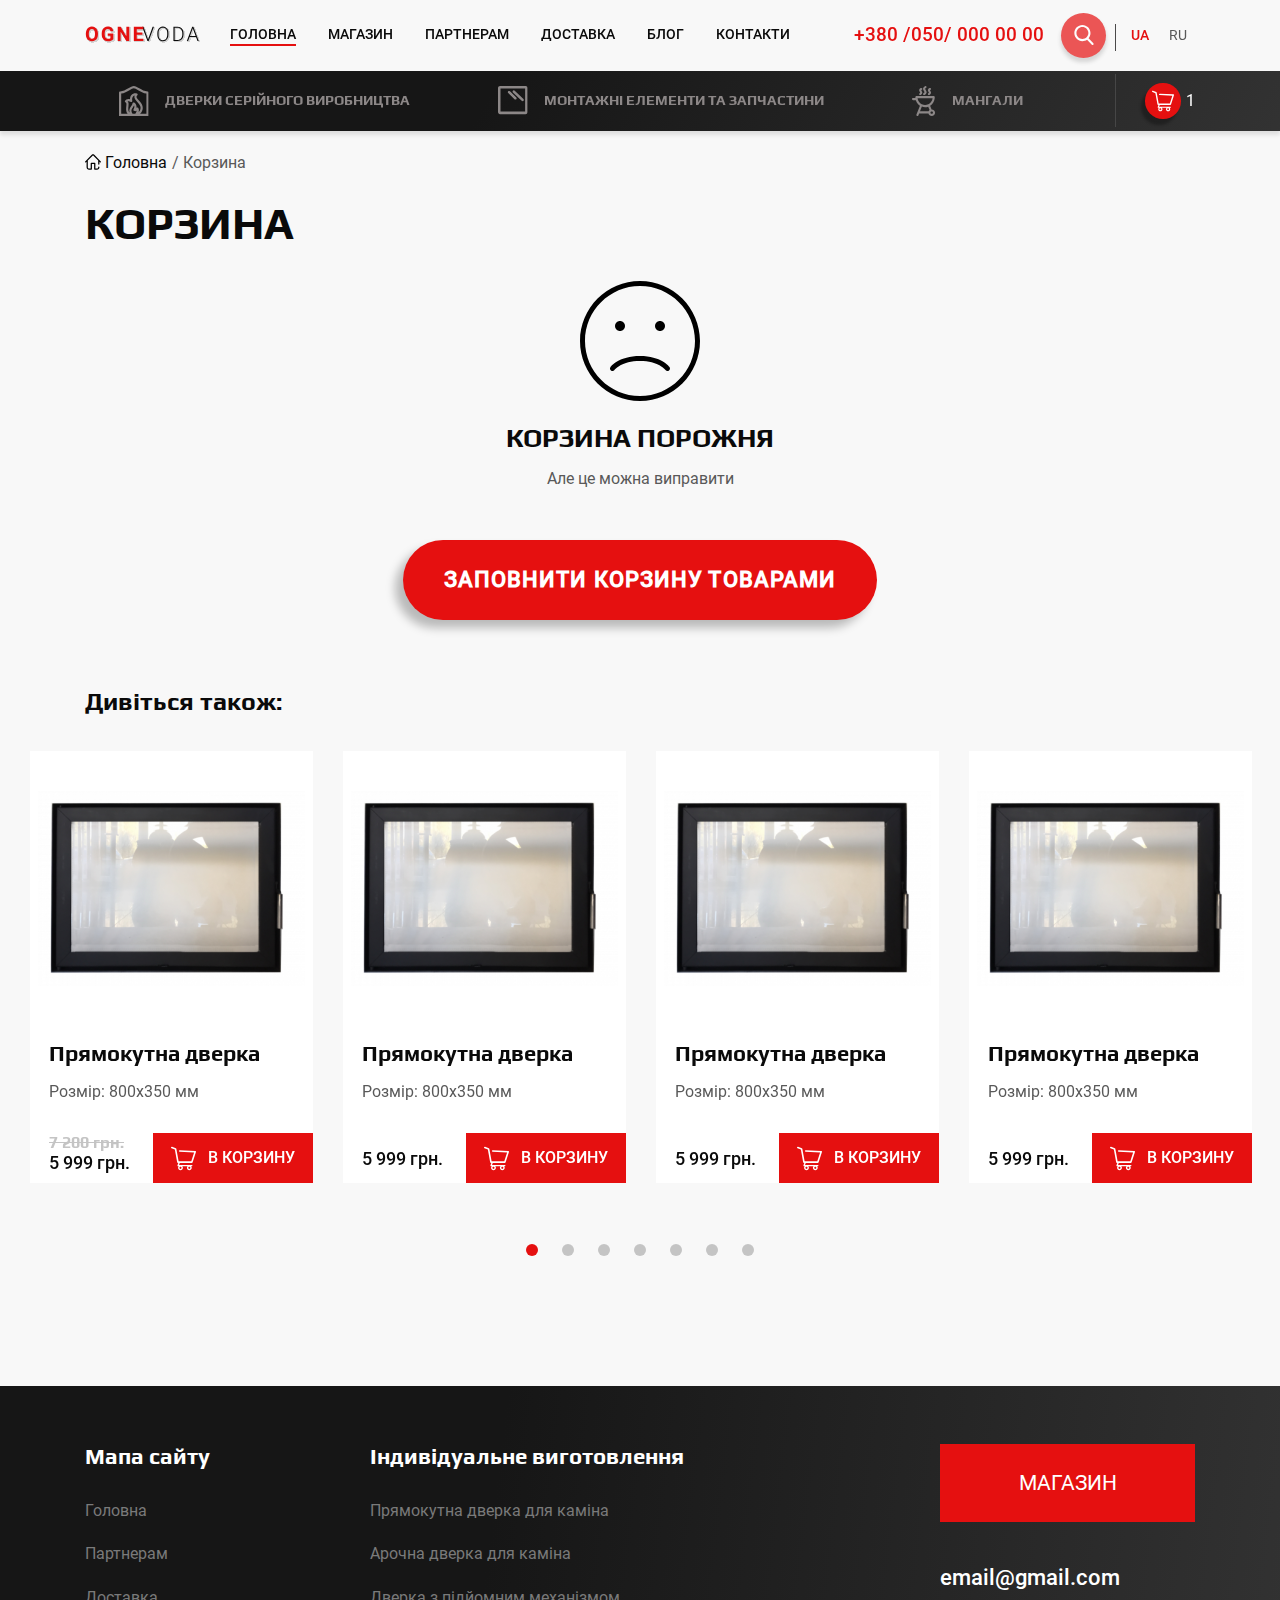
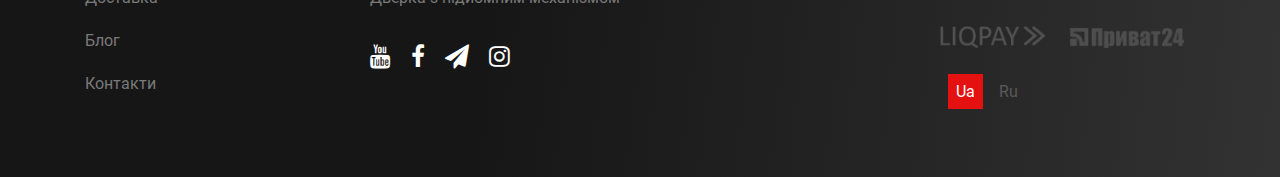
<file: basket-empty.html>
<!DOCTYPE html>
<html lang="en">

<head>
    <meta charset="UTF-8">
    <title>Start</title>
    <meta http-equiv="X-UA-Compatible" content="IE=edge">
    <meta name="viewport" content="width=device-width, initial-scale=1">
    <link rel="icon" href="favicon.png" />
    <link rel="stylesheet" type="text/css" href="libs/bootstrap-grid.min.css">
    <link rel="stylesheet" type="text/css" href="libs/slick.css" />
    <link rel="stylesheet" type="text/css" href="libs/font-awesome.css">
    <!-- formstyler -->
    <link rel="stylesheet" href="libs/jquery.formstyler.css">
    <link rel="stylesheet" href="libs/jquery.formstyler.theme.css">
    <!-- style scrollBar -->
    <link rel="stylesheet" href="libs/simplebar.css">
    <!-- main style -->
    <link rel="stylesheet" href="css/main.css" />
    <script src="https://ajax.googleapis.com/ajax/libs/jquery/3.3.1/jquery.min.js"></script>
</head>

<body>
        <header >
            <div class="header">
                <div class="container">
                    <div class="header-block">
                        <div class="header-logo">
                            <a href="index.html"><svg width="129" height="23" viewBox="0 0 129 23" fill="none" xmlns="http://www.w3.org/2000/svg">
                                <g filter="url(#filter0_d)">
                                <path d="M62.984 18.2422L63.0621 18.5449L63.15 18.2422L67.6227 5.78125H68.941L63.648 20H62.4957L57.2027 5.78125H58.5113L62.984 18.2422ZM83.4117 13.6621C83.4117 14.9707 83.1839 16.1198 82.7281 17.1094C82.2789 18.099 81.6344 18.8607 80.7945 19.3945C79.9547 19.9284 78.9846 20.1953 77.8844 20.1953C76.2242 20.1953 74.8831 19.6029 73.8609 18.418C72.8388 17.2266 72.3277 15.6217 72.3277 13.6035V12.1387C72.3277 10.8431 72.5556 9.69727 73.0113 8.70117C73.4736 7.69857 74.1246 6.93034 74.9645 6.39648C75.8043 5.85612 76.7711 5.58594 77.8648 5.58594C78.9586 5.58594 79.9221 5.84961 80.7555 6.37695C81.5953 6.9043 82.2431 7.64974 82.6988 8.61328C83.1546 9.57682 83.3922 10.6934 83.4117 11.9629V13.6621ZM82.2105 12.1191C82.2105 10.4069 81.8232 9.06576 81.0484 8.0957C80.2737 7.12565 79.2125 6.64062 77.8648 6.64062C76.5432 6.64062 75.4885 7.12891 74.7008 8.10547C73.9195 9.07552 73.5289 10.4329 73.5289 12.1777V13.6621C73.5289 15.3483 73.9195 16.6862 74.7008 17.6758C75.482 18.6589 76.5432 19.1504 77.8844 19.1504C79.2451 19.1504 80.3063 18.6654 81.068 17.6953C81.8297 16.7188 82.2105 15.3613 82.2105 13.623V12.1191ZM88.4391 20V5.78125H92.4137C93.579 5.78125 94.624 6.04818 95.5484 6.58203C96.4729 7.10938 97.1923 7.86784 97.7066 8.85742C98.2275 9.84701 98.4879 10.9733 98.4879 12.2363V13.5449C98.4879 14.8145 98.2307 15.9408 97.7164 16.9238C97.2021 17.9069 96.4762 18.6654 95.5387 19.1992C94.6077 19.7331 93.5367 20 92.3258 20H88.4391ZM89.6402 6.80664V18.9844H92.3355C93.8329 18.9844 95.0341 18.4896 95.9391 17.5C96.844 16.5039 97.2965 15.1595 97.2965 13.4668V12.2168C97.2965 10.5827 96.8505 9.27409 95.9586 8.29102C95.0667 7.30794 93.8915 6.81315 92.4332 6.80664H89.6402ZM111.005 16.0156H104.55L103.086 20H101.826L107.207 5.78125H108.349L113.73 20H112.48L111.005 16.0156ZM104.921 14.9902H110.625L107.773 7.24609L104.921 14.9902Z" fill="#0A0A0A"/>
                                <path d="M12.9492 13.2129C12.9492 14.6126 12.7018 15.8398 12.207 16.8945C11.7122 17.9492 11.0026 18.763 10.0781 19.3359C9.16016 19.9089 8.10547 20.1953 6.91406 20.1953C5.73568 20.1953 4.68424 19.9121 3.75977 19.3457C2.83529 18.7793 2.11914 17.972 1.61133 16.9238C1.10352 15.8691 0.846354 14.6582 0.839844 13.291V12.5879C0.839844 11.1882 1.09049 9.95768 1.5918 8.89648C2.09961 7.82878 2.8125 7.01172 3.73047 6.44531C4.65495 5.8724 5.70964 5.58594 6.89453 5.58594C8.07943 5.58594 9.13086 5.8724 10.0488 6.44531C10.9733 7.01172 11.6862 7.82878 12.1875 8.89648C12.6953 9.95768 12.9492 11.1849 12.9492 12.5781V13.2129ZM9.98047 12.5684C9.98047 11.0775 9.71354 9.94466 9.17969 9.16992C8.64583 8.39518 7.88411 8.00781 6.89453 8.00781C5.91146 8.00781 5.15299 8.39193 4.61914 9.16016C4.08529 9.92188 3.8151 11.0417 3.80859 12.5195V13.2129C3.80859 14.6647 4.07552 15.791 4.60938 16.5918C5.14323 17.3926 5.91146 17.793 6.91406 17.793C7.89714 17.793 8.65234 17.4089 9.17969 16.6406C9.70703 15.8659 9.97396 14.7396 9.98047 13.2617V12.5684ZM28.3281 18.2031C27.8008 18.8346 27.0553 19.3262 26.0918 19.6777C25.1283 20.0228 24.0605 20.1953 22.8887 20.1953C21.6582 20.1953 20.5775 19.9284 19.6465 19.3945C18.722 18.8542 18.0059 18.0729 17.498 17.0508C16.9967 16.0286 16.7396 14.8275 16.7266 13.4473V12.4805C16.7266 11.0612 16.9642 9.83398 17.4395 8.79883C17.9212 7.75716 18.6113 6.96289 19.5098 6.41602C20.4147 5.86263 21.4727 5.58594 22.6836 5.58594C24.3698 5.58594 25.6882 5.98958 26.6387 6.79688C27.5892 7.59766 28.1523 8.76628 28.3281 10.3027H25.4766C25.3464 9.48893 25.0566 8.89323 24.6074 8.51562C24.1647 8.13802 23.5527 7.94922 22.7715 7.94922C21.7754 7.94922 21.0169 8.32357 20.4961 9.07227C19.9753 9.82096 19.7116 10.9342 19.7051 12.4121V13.3203C19.7051 14.8112 19.9883 15.9375 20.5547 16.6992C21.1211 17.4609 21.9512 17.8418 23.0449 17.8418C24.1452 17.8418 24.9297 17.6074 25.3984 17.1387V14.6875H22.7324V12.5293H28.3281V18.2031ZM44.2734 20H41.3438L35.6406 10.6445V20H32.7109V5.78125H35.6406L41.3535 15.1562V5.78125H44.2734V20ZM57.3867 13.8379H51.7617V17.6465H58.3633V20H48.832V5.78125H58.3438V8.1543H51.7617V11.543H57.3867V13.8379Z"/>
                                </g>
                                <defs>
                                <filter id="filter0_d" x="0" y="0" width="130.9" height="24" filterUnits="userSpaceOnUse" color-interpolation-filters="sRGB">
                                <feFlood flood-opacity="0" result="BackgroundImageFix"/>
                                <feColorMatrix in="SourceAlpha" type="matrix" values="0 0 0 0 0 0 0 0 0 0 0 0 0 0 0 0 0 0 127 0"/>
                                <feOffset dx="1" dy="1"/>
                                <feGaussianBlur stdDeviation="0.5"/>
                                <feColorMatrix type="matrix" values="0 0 0 0 0 0 0 0 0 0 0 0 0 0 0 0 0 0 0.15 0"/>
                                <feBlend mode="normal" in2="BackgroundImageFix" result="effect1_dropShadow"/>
                                <feBlend mode="normal" in="SourceGraphic" in2="effect1_dropShadow" result="shape"/>
                                </filter>
                                </defs>
                                </svg>
                            </a>
                        </div>
                        <div class="mobile_menu">
                            <div class="menu-humburger menu-humburger--close2">
                                <div class="menu-humburger__icon">
                                      <div class="menu-humburger__line menu-humburger__line--1"></div>
                                      <div class="menu-humburger__line menu-humburger__line--2"></div>
                                      <div class="menu-humburger__line menu-humburger__line--3"></div>
                                </div>
                            </div>
                        </div>
                        <nav class="header__menu">
                            <ul class="main_menu list-style-none">
                                <li class="current-menu-item"><a href="index.html">Головна</a></li>
                                <li><a href="shop.html">магазин</a></li>
                                <li><a href="portners.html">партнерам</a></li>
                                <li><a href="delivery.html">доставка</a></li>
                                <li><a href="blog.html">блог</a></li>
                                <li><a href="contacts.html">контакти</a></li>
                            </ul>
                            <div class="language-mobile d-md-none d-flex">
                                <ul class="language__list list-style-none">
                                    <li class="current"><a  href="#">UA</a></li>
                                    <li><a href="#">RU</a></li>
                                </ul>
                                <div id="mob-search">
                                    <form class="">
                                        <input type="search" placeholder="Search">
                                    </form>
                                </div>
                            </div>
                        </nav>
                        <div class="d-md-flex d-none align-items-center">
                            <a class="header-phone d-xl-flex d-none" href="tel:+380 050 000 00 00">+380 /050/ 000 00 00 </a>
                            <div id="wrap">
                                <form action="" autocomplete="off">
                                <input id="search" name="search" type="text" placeholder="Введіть текст для пошуку"><input id="search_submit" value="Rechercher" type="submit">
                                </form>
                            </div>
                            <div class="language d-lg-flex d-none">
                                <ul class="language__list list-style-none">
                                    <li><a class="current" href="#">UA</a></li>
                                    <li><a href="#">RU</a></li>
                                </ul>
                            </div>
                        </div>
                    </div>
                </div>
            </div>
        </header>
    <div class="header-black">
        <div class="container header-black__block">
            <div class="header-products">
                <a href="shop.html" class="header-products__block">
                    <svg width="30" height="30" viewBox="0 0 30 30" fill="none" xmlns="http://www.w3.org/2000/svg">
                        <g clip-path="url(#clip0)">
                            <path d="M29.6296 30C29.6239 29.2695 29.5912 6.49492 29.5912 6.49492C29.5912 6.35108 29.5629 6.20864 29.508 6.07575C29.453 5.94286 29.3725 5.82212 29.271 5.72041C29.1695 5.6187 29.049 5.53802 28.9163 5.48297C28.7837 5.42793 28.6415 5.3996 28.4979 5.3996C25.7042 5.3996 22.8039 3.72485 20.2456 2.24743C18.1571 1.04142 16.3538 0 14.8071 0C13.2604 0 11.4572 1.04142 9.36866 2.24743C6.81034 3.72485 3.91001 5.3996 1.11632 5.3996C0.826371 5.3996 0.548294 5.515 0.343267 5.72041C0.13824 5.92582 0.0230566 6.20442 0.0230566 6.49492L0 30H29.6296ZM16.253 27.8094H13.612C11.5734 24.6659 12.7109 23.0652 14.0203 21.224C14.4077 20.7052 14.7607 20.1615 15.0771 19.5964C15.1805 19.8059 15.2546 20.0288 15.2971 20.2586C15.5334 21.5166 14.8369 22.8804 14.6188 23.2096C14.5199 23.3387 14.4509 23.4883 14.4169 23.6475C14.3829 23.8066 14.3847 23.9714 14.4223 24.1298C14.4598 24.2882 14.5321 24.4362 14.6339 24.563C14.7357 24.6899 14.8645 24.7924 15.0108 24.8632C15.3976 25.0526 15.8224 25.1513 16.253 25.1519C16.7604 25.1504 17.2595 25.0217 17.7046 24.7775C17.4971 25.9181 16.7055 27.2088 16.253 27.8094ZM19.5741 26.2164C19.7444 25.7378 19.8589 25.2411 19.9151 24.7361C20.0285 23.6167 19.7518 22.6186 19.1168 21.8486C19.0142 21.7252 18.8857 21.6259 18.7406 21.5577C18.5954 21.4895 18.437 21.4542 18.2767 21.4542C18.1163 21.4542 17.958 21.4895 17.8128 21.5577C17.6676 21.6259 17.5391 21.7252 17.4365 21.8486C17.5223 21.377 17.549 20.8966 17.5163 20.4184C17.4029 18.8697 16.6027 17.5472 15.2029 16.5944C15.0423 16.4851 14.8555 16.4206 14.6618 16.4076C14.4681 16.3946 14.2744 16.4335 14.1007 16.5204C13.9269 16.6072 13.7794 16.7388 13.6733 16.9017C13.5671 17.0646 13.5062 17.2529 13.4967 17.4471C13.4583 18.246 12.8934 19.0391 12.2402 19.9573C11.1238 21.5262 9.69241 23.5378 10.5791 26.5023C9.89896 25.8738 9.36866 24.945 9.29372 23.5263C9.2284 22.2827 9.35809 21.1855 9.47241 20.2172C9.68184 18.4385 9.88263 16.7397 8.59146 15.3556C8.90969 15.2366 9.24706 15.1772 9.58673 15.1805C10.3005 15.1805 10.9769 15.4211 11.4447 15.8407C11.6125 15.9927 11.8233 16.0888 12.0479 16.1158C12.2726 16.1427 12.5 16.0991 12.6989 15.9911C12.8978 15.8831 13.0583 15.7159 13.1584 15.5126C13.2584 15.3093 13.2931 15.08 13.2575 14.8561C12.9693 13.0043 13.2729 11.4527 14.101 10.4854C14.4857 10.0311 15 9.70565 15.5747 9.55276C14.6678 11.9975 16.6555 14.1833 18.3165 16.0092C19.7297 17.5636 21.19 19.17 21.5128 21.0267C21.8077 22.7726 21.1438 24.7948 19.5741 26.2164ZM2.20959 7.52575C5.2031 7.18117 8.08998 5.51317 10.461 4.1445C12.2008 3.13966 13.8455 2.19064 14.8071 2.19064C15.7688 2.19064 17.4135 3.13966 19.1543 4.14546C21.5252 5.51413 24.4121 7.18214 27.4056 7.52671V27.8094H21.0295C21.4288 27.4524 21.7948 27.0597 22.1228 26.6361C23.4802 24.8747 24.0269 22.7495 23.6599 20.6532C23.2285 18.1681 21.4743 16.2382 19.9267 14.5356C17.3693 11.7232 16.887 10.7472 18.3665 9.24187C18.5033 9.10265 18.6005 8.92929 18.648 8.73975C18.6954 8.55021 18.6914 8.35141 18.6363 8.16396C18.5812 7.97651 18.4771 7.80724 18.3347 7.67369C18.1923 7.54015 18.0169 7.44719 17.8266 7.40447C17.3757 7.30252 16.915 7.25056 16.4528 7.24951C14.8619 7.24951 13.4353 7.89149 12.4361 9.05804C11.5379 10.1072 11.0383 11.5268 10.9701 13.1679C10.5181 13.0463 10.0519 12.9851 9.58385 12.986C7.91129 12.986 6.51637 13.7377 5.94283 14.9485C5.82716 15.1931 5.80594 15.4719 5.88329 15.7312C5.96063 15.9905 6.13105 16.2119 6.3617 16.3528C7.57793 17.0949 7.55583 17.8062 7.30125 19.9573C7.17636 21.0161 7.0361 22.2086 7.10911 23.6389C7.20999 25.559 7.90168 26.8834 8.78071 27.8094H2.20959V7.52575Z" />
                        </g>
                        <defs>
                            <clipPath id="clip0">
                                <rect width="29.6296" height="30" fill="white" />
                            </clipPath>
                        </defs>
                    </svg>
                    <span class="header-products__name">дверки серійного виробництва</span>
                </a>
                <a href="shop.html" class="header-products__block">
                    <svg width="30" height="29" viewBox="0 0 30 29" fill="none" xmlns="http://www.w3.org/2000/svg">
                        <g clip-path="url(#clip0)">
                            <path d="M29.63 2.03824C29.6295 1.49781 29.4181 0.979656 29.0421 0.597515C28.6661 0.215375 28.1563 0.000478679 27.6245 0H2.00545C1.47372 0.000478679 0.963897 0.215375 0.587903 0.597515C0.21191 0.979656 0.000470979 1.49781 0 2.03824L0 26.0868C0.000470979 26.6272 0.21191 27.1453 0.587903 27.5275C0.963897 27.9096 1.47372 28.1245 2.00545 28.125H27.6245C28.1563 28.1245 28.6661 27.9096 29.0421 27.5275C29.4181 27.1453 29.6295 26.6272 29.63 26.0868V2.03824ZM27.1247 25.5797H2.50793V2.54893H27.1247V25.5797Z" />
                            <path d="M18.2918 13.1875C18.5297 12.9525 18.6663 12.6313 18.6716 12.2942C18.6769 11.957 18.5506 11.6315 18.3203 11.3888L11.9944 5.32473C11.8806 5.20116 11.7436 5.10188 11.5916 5.0327C11.4396 4.96351 11.2755 4.92581 11.109 4.92178C10.9425 4.91775 10.7768 4.94748 10.6217 5.00924C10.4666 5.071 10.3252 5.16354 10.2057 5.28146C10.0862 5.39939 9.99098 5.54033 9.92565 5.69607C9.86033 5.8518 9.82618 6.0192 9.82522 6.18849C9.82425 6.35778 9.85648 6.52557 9.92002 6.68207C9.98357 6.83856 10.0772 6.98062 10.1953 7.09994L16.5176 13.1559C16.632 13.2765 16.7687 13.373 16.9198 13.4398C17.0709 13.5067 17.2335 13.5426 17.3983 13.5455C17.563 13.5485 17.7268 13.5184 17.8801 13.4569C18.0334 13.3955 18.1733 13.304 18.2918 13.1875Z" />
                            <path d="M25.4352 14.8733C25.5534 14.7567 25.6478 14.6176 25.7131 14.464C25.7785 14.3103 25.8133 14.1451 25.8158 13.9777C25.8183 13.8104 25.7883 13.6441 25.7276 13.4885C25.6668 13.333 25.5765 13.1911 25.4618 13.0709L16.7375 4.75076C16.6252 4.62134 16.4882 4.51643 16.3348 4.44242C16.1814 4.3684 16.0149 4.3268 15.8452 4.32016C15.6756 4.31351 15.5063 4.34195 15.3478 4.40376C15.1893 4.46556 15.0448 4.55943 14.923 4.67969C14.8013 4.79995 14.7048 4.94409 14.6395 5.10337C14.5742 5.26265 14.5413 5.43375 14.543 5.6063C14.5447 5.77885 14.5809 5.94925 14.6493 6.10719C14.7177 6.26512 14.8169 6.40729 14.941 6.52507L23.6645 14.8407C23.8953 15.0833 24.2113 15.2229 24.5432 15.229C24.8751 15.2351 25.1959 15.1072 25.4352 14.8733Z" />
                        </g>
                        <defs>
                            <clipPath id="clip0">
                                <rect width="29.63" height="28.125" fill="white" />
                            </clipPath>
                        </defs>
                    </svg>
                    <span class="header-products__name">Монтажні елементи та запчастини</span>
                </a>
                <a href="shop.html" class="header-products__block">
                    <svg width="24" height="30" viewBox="0 0 24 30" fill="none" xmlns="http://www.w3.org/2000/svg">
                        <g clip-path="url(#clip0)">
                            <path d="M19.7082 23.3831H19.6047L18.1264 19.7229C18.9051 19.2347 19.6085 18.6356 20.2143 17.9444C21.8551 16.0624 22.7657 13.6538 22.7803 11.157C22.7798 10.8741 22.6672 10.603 22.4672 10.4029C22.2672 10.2029 21.996 10.0903 21.7131 10.0898H4.42577C4.14239 10.0895 3.8705 10.2018 3.66986 10.4019C3.46922 10.602 3.35623 10.8736 3.35574 11.157C3.35574 11.4366 3.36879 11.7247 3.39302 12.0117H1.06282C0.779646 12.0117 0.508072 12.1242 0.307839 12.3245C0.107607 12.5247 -0.00488281 12.7963 -0.00488281 13.0794C-0.00488281 13.3626 0.107607 13.6342 0.307839 13.8344C0.508072 14.0346 0.779646 14.1471 1.06282 14.1471H3.81432C4.24242 15.5484 4.96187 16.8434 5.92549 17.9472C6.51245 18.6166 7.19084 19.2 7.94065 19.68L4.46119 28.5422C4.40996 28.6727 4.38494 28.812 4.38755 28.9521C4.39015 29.0923 4.42034 29.2306 4.47638 29.3591C4.53242 29.4875 4.61322 29.6037 4.71417 29.701C4.81512 29.7982 4.93423 29.8747 5.06471 29.9259C5.19519 29.9771 5.33449 30.0021 5.47464 29.9995C5.61479 29.9969 5.75306 29.9667 5.88154 29.9107C6.01003 29.8547 6.12622 29.7739 6.22348 29.6729C6.32074 29.572 6.39716 29.4529 6.44839 29.3224L7.1633 27.5011H16.4226C16.7954 28.9486 18.1488 29.9991 19.7082 29.9991C21.577 29.9991 23.0982 28.5152 23.0982 26.6911C23.0982 24.867 21.577 23.3831 19.7082 23.3831ZM20.9628 26.6911C20.9628 27.338 20.4035 27.8646 19.7082 27.8646C19.0129 27.8646 18.4555 27.3389 18.4555 26.692C18.4555 26.0452 19.0147 25.5185 19.7101 25.5185C20.4054 25.5185 20.9637 26.0452 20.9637 26.692L20.9628 26.6911ZM16.3956 18.2595H16.3872C16.3426 18.2776 16.2993 18.2988 16.2576 18.3229C15.2598 18.788 14.1707 19.0243 13.0699 19.0145C11.9473 19.0258 10.8369 18.7806 9.82346 18.2977C9.77637 18.2691 9.72714 18.2441 9.67619 18.2231C8.86201 17.8 8.13476 17.2273 7.5324 16.5351C6.47226 15.3199 5.79173 13.8204 5.57503 12.2224H20.5816C20.3648 13.8204 19.6843 15.3199 18.6242 16.5351C17.9999 17.2497 17.2423 17.8358 16.3937 18.2604L16.3956 18.2595ZM9.87099 20.6139C11.9198 21.3195 14.1442 21.329 16.1989 20.641L17.597 24.1064C17.1696 24.4397 16.8296 24.8718 16.6062 25.3657H8.00124L9.87099 20.6139Z" />
                            <path d="M8.20219 6.71098C8.18727 6.78275 8.09593 6.94307 7.65785 7.21151C7.53806 7.28336 7.43468 7.37956 7.35441 7.49388C7.27413 7.60819 7.21874 7.73808 7.19181 7.87515C7.16752 8.00672 7.17159 8.14196 7.20374 8.27183C7.23588 8.40171 7.29537 8.52322 7.37823 8.62827C7.48147 8.75792 7.6128 8.86244 7.7623 8.93397C7.91181 9.00549 8.0756 9.04215 8.24133 9.04119C8.44776 9.04187 8.65036 8.98542 8.82668 8.87807C9.66556 8.36543 10.1596 7.76796 10.3012 7.10059C10.5007 6.16199 9.94611 5.3576 9.64878 4.92605C9.44931 4.6371 9.27595 4.3668 9.30204 4.22419C9.31696 4.15242 9.4083 3.9921 9.84638 3.72366C9.96617 3.65181 10.0695 3.55561 10.1498 3.4413C10.2301 3.32698 10.2855 3.19709 10.3124 3.06002C10.3367 2.92845 10.3326 2.79321 10.3005 2.66334C10.2683 2.53347 10.2089 2.41195 10.126 2.3069C9.95624 2.09557 9.7155 1.95308 9.44856 1.90594C9.18162 1.85879 8.90664 1.91019 8.67475 2.05058C7.83588 2.56322 7.34188 3.16068 7.2002 3.82805C7.00167 4.76666 7.55532 5.57012 7.85266 6.0026C8.05305 6.29527 8.22922 6.56651 8.20219 6.71098Z" />
                            <path d="M16.9204 6.71095C16.9055 6.78272 16.8141 6.94304 16.3761 7.21148C16.2562 7.28329 16.1528 7.37947 16.0725 7.4938C15.9923 7.60812 15.9369 7.73804 15.91 7.87512C15.8857 8.00669 15.8898 8.14193 15.9219 8.2718C15.9541 8.40168 16.0136 8.5232 16.0964 8.62825C16.2002 8.75852 16.3322 8.86341 16.4826 8.93497C16.633 9.00652 16.7977 9.04284 16.9642 9.04116C17.1706 9.04185 17.3732 8.98539 17.5495 8.87805C18.3884 8.3654 18.8824 7.76794 19.0241 7.10056C19.2226 6.16196 18.669 5.35757 18.3716 4.92602C18.1722 4.63614 17.9988 4.36677 18.0249 4.22416C18.0398 4.15239 18.1312 3.99207 18.5692 3.72363C18.6891 3.65182 18.7925 3.55564 18.8728 3.44131C18.953 3.32699 19.0084 3.19708 19.0353 3.05999C19.0596 2.92842 19.0555 2.79318 19.0234 2.66331C18.9912 2.53343 18.9317 2.41192 18.8489 2.30687C18.679 2.09506 18.4379 1.95226 18.1706 1.9051C17.9032 1.85794 17.6278 1.90963 17.3958 2.05054C16.5569 2.56319 16.0629 3.16065 15.9212 3.82802C15.7217 4.76663 16.2763 5.57102 16.5737 6.00257C16.7778 6.29525 16.9502 6.56648 16.9204 6.71095Z" />
                            <path d="M12.4509 6.29341C12.3931 6.56651 12.0864 6.87409 11.5402 7.20871C11.4204 7.28057 11.3171 7.37676 11.2368 7.49108C11.1565 7.60539 11.1011 7.73528 11.0742 7.87235C11.05 8.00392 11.0541 8.13915 11.0862 8.26901C11.1183 8.39888 11.1778 8.5204 11.2606 8.62548C11.3639 8.75601 11.4955 8.86129 11.6455 8.93332C11.7956 9.00535 11.9601 9.04224 12.1265 9.04118C12.3329 9.04187 12.5355 8.98542 12.7118 8.87807C13.7521 8.23959 14.3672 7.50138 14.5406 6.68115C14.7857 5.52723 14.0923 4.52059 13.7194 3.97811C13.3466 3.43564 13.1304 3.04603 13.1937 2.7459C13.2515 2.4728 13.5582 2.16521 14.1034 1.83153C14.2232 1.75967 14.3266 1.66348 14.4069 1.54916C14.4872 1.43485 14.5426 1.30495 14.5695 1.16789C14.5938 1.03632 14.5897 0.901078 14.5576 0.771205C14.5254 0.641332 14.4659 0.519813 14.3831 0.414763C14.2125 0.204101 13.9712 0.0625512 13.7041 0.0164326C13.437 -0.029686 13.1622 0.0227649 12.9309 0.164033C11.8935 0.800645 11.2783 1.53979 11.104 2.36002C10.8589 3.51394 11.5523 4.52059 11.9252 5.06306C12.298 5.60553 12.5152 5.99328 12.4509 6.29341Z" />
                        </g>
                        <defs>
                            <clipPath id="clip0">
                                <rect width="23.0979" height="30" fill="white" />
                            </clipPath>
                        </defs>
                    </svg>
                    <span class="header-products__name">мангали</span>
                </a>
            </div>
            <div class="header-cart__icon">
                <a href="#" class="header-cart__icon-link"><img src="img/shopping-cart-empty-side-view.svg" alt="cart"></a>
                <span>1</span>
            </div>
        </div>
    </div>
    <main class="main">
        <div class="container">
            <div class="row">
                <div class="col-12">
                    <div class="path-page">
                        <a href="index.html"><img src="img/icons/home.svg" alt="" title="">Головна</a>
                        <span>Корзина</span>
                    </div>
                </div>
            </div>
        </div>
        <section>
            <div class="container">
                <div class="row">
                    <div class="col-12">
                        <h1 class="basket__title">Корзина</h1>
                    </div>
                    <div class="col-12">
                        <div class="basket-empty">
                            <img src="img/basket/basket-img.svg" alt="">
                            <h2 class="basket-empty__title">корзина порожня</h2>
                            <p>Але це можна виправити</p>
                            <a href="#" class="btn-red">Заповнити корзину товарами</a>
                        </div>
                    </div>
                </div>
            </div>
        </section>
        <!-- watch-also start -->
        <section class="watch-also">
            <div class="container-fluid">
                <div class="row">
                    <div class="col-12">
                        <div class="container">
                            <div class="row">
                                <div class="col">
                                    <h2 class="watch-also__title">Дивіться також:</h2>
                                </div>
                            </div>
                        </div>
                        <div class="slider-watch-also">
                            <div class="goods-card">
                                <a href="#" class="goods-card__img">
                                    <img src="img/goods/window-3.png" alt="">
                                </a>
                                <div class="goods-card__body">
                                    <a href="#" class="goods-cards__title">Прямокутна дверка</a>
                                    <span class="goods-cards__size">Розмір: 800х350 мм</span>
                                </div>
                                <div class="goods-cards__footer">
                                        <div class="goods-cards__price-discount">
                                            <span>7 200 грн. </span>
                                            5 999 грн.
                                        </div>
                                        <a href="#" class="goods-cards__btn"><img src="img/shopping-cart-empty-side-view.svg" alt="shopping-cart"> в
                                            корзину</a>
                                    </div>
                            </div>
                            <div class="goods-card">
                                <a href="#" class="goods-card__img">
                                    <img src="img/goods/window-3.png" alt="">
                                </a>
                                <div class="goods-card__body">
                                    <a href="#" class="goods-cards__title">Прямокутна дверка</a>
                                    <span class="goods-cards__size">Розмір: 800х350 мм</span>
                                </div>
                                <div class="goods-cards__footer">
                                    <div class="goods-cards__price">
                                        5 999 грн.
                                    </div>
                                    <a href="#" class="goods-cards__btn"><img src="img/shopping-cart-empty-side-view.svg"
                                            alt="shopping-cart"> в
                                        корзину</a>
                                </div>
                            </div>
                            <div class="goods-card">
                                <a href="#" class="goods-card__img">
                                    <img src="img/goods/window-3.png" alt="">
                                </a>
                                <div class="goods-card__body">
                                    <a href="#" class="goods-cards__title">Прямокутна дверка</a>
                                    <span class="goods-cards__size">Розмір: 800х350 мм</span>
                                </div>
                                <div class="goods-cards__footer">
                                    <div class="goods-cards__price">
                                        5 999 грн.
                                    </div>
                                    <a href="#" class="goods-cards__btn"><img src="img/shopping-cart-empty-side-view.svg"
                                            alt="shopping-cart"> в
                                        корзину</a>
                                </div>
                            </div>
                            <div class="goods-card">
                                <a href="#" class="goods-card__img">
                                    <img src="img/goods/window-3.png" alt="">
                                </a>
                                <div class="goods-card__body">
                                    <a href="#" class="goods-cards__title">Прямокутна дверка</a>
                                    <span class="goods-cards__size">Розмір: 800х350 мм</span>
                                </div>
                                <div class="goods-cards__footer">
                                    <div class="goods-cards__price">
                                        5 999 грн.
                                    </div>
                                    <a href="#" class="goods-cards__btn"><img src="img/shopping-cart-empty-side-view.svg"
                                            alt="shopping-cart"> в
                                        корзину</a>
                                </div>
                            </div>
                            <div class="goods-card">
                                <a href="#" class="goods-card__img">
                                    <img src="img/goods/window-3.png" alt="">
                                </a>
                                <div class="goods-card__body">
                                    <a href="#" class="goods-cards__title">Прямокутна дверка</a>
                                    <span class="goods-cards__size">Розмір: 800х350 мм</span>
                                </div>
                                <div class="goods-cards__footer">
                                    <div class="goods-cards__price">
                                        5 999 грн.
                                    </div>
                                    <a href="#" class="goods-cards__btn"><img src="img/shopping-cart-empty-side-view.svg"
                                            alt="shopping-cart"> в
                                        корзину</a>
                                </div>
                            </div>
                            <div class="goods-card">
                                <a href="#" class="goods-card__img">
                                    <img src="img/goods/window-3.png" alt="">
                                </a>
                                <div class="goods-card__body">
                                    <a href="#" class="goods-cards__title">Прямокутна дверка</a>
                                    <span class="goods-cards__size">Розмір: 800х350 мм</span>
                                </div>
                                <div class="goods-cards__footer">
                                    <div class="goods-cards__price">
                                        5 999 грн.
                                    </div>
                                    <a href="#" class="goods-cards__btn"><img src="img/shopping-cart-empty-side-view.svg"
                                            alt="shopping-cart"> в
                                        корзину</a>
                                </div>
                            </div>
                            <div class="goods-card">
                                <a href="#" class="goods-card__img">
                                    <img src="img/goods/window-3.png" alt="">
                                </a>
                                <div class="goods-card__body">
                                    <a href="#" class="goods-cards__title">Прямокутна дверка</a>
                                    <span class="goods-cards__size">Розмір: 800х350 мм</span>
                                </div>
                                <div class="goods-cards__footer">
                                    <div class="goods-cards__price">
                                        5 999 грн.
                                    </div>
                                    <a href="#" class="goods-cards__btn"><img src="img/shopping-cart-empty-side-view.svg"
                                            alt="shopping-cart"> в
                                        корзину</a>
                                </div>
                            </div>
                        </div>
                    </div>
                </div>
            </div>
        </section>
        <!-- watch-also end -->
    </main>
    <footer class="footer">
        <div class="container">
            <div class="row">
                <div class="col-3 d-none d-md-block order-1">
                    <h3 class="footer-title">Мапа сайту</h3>
                    <nav>
                        <ul class="footer_menu list-style-none">
                            <li class="current-menu-item"><a href="index.html">Головна</a></li>
                            <li><a href="portners.html">Партнерам</a></li>
                            <li><a href="delivery.html">Доставка</a></li>
                            <li><a href="blog.html">Блог</a></li>
                            <li><a href="contacts.html">Контакти</a></li>
                        </ul>
                    </nav>
                </div>
                <div class="col-md-6 col-12 order-md-2 order-3">
                    <h3 class="footer-title d-none d-md-block">Індивідуальне виготовлення</h3>
                    <nav class="d-none d-md-block">
                        <ul class="footer_menu-indevidual list-style-none">
                            <li class="current-menu-item"><a href="index.html">Прямокутна дверка для каміна</a></li>
                            <li><a href="portners.html">Арочна дверка для каміна</a></li>
                            <li><a href="delivery.html">Дверка з підйомним механізмом</a></li>
                        </ul>
                    </nav>
                    <div class="footer__social">
                        <ul class="list-style-none">
                            <li><a href="#"><i class="fa fa-youtube" aria-hidden="true"></i></a></li>
                            <li><a href="#"><i class="fa fa-facebook" aria-hidden="true"></i></a></li>
                            <li><a href="#"><i class="fa fa-paper-plane" aria-hidden="true"></i></a></li>
                            <li><a href="#"><i class="fa fa-instagram" aria-hidden="true"></i></a></li>
                        </ul>
                    </div>
                </div>
                <div class="col-md-3 col-12 order-md-3 order-2">
                    <a href="#" class="btn-shop">магазин</a>
                    <a class="footer-email d-none d-md-block" href="#">email@gmail.com</a>
                    <div class="payment-icon">
                        <img src="img/LIQPAY.png" alt="liqpay">
                        <img src="img/privat24.png" alt="privat">
                    </div>
                    <div class="footer__phone d-md-none d-block">
                        <a href="tel:+380500000000">+380 /050/ 000 00 00</a>
                        <a href="tel:+380500000000">+380 /050/ 000 00 00</a>
                    </div>
                    <div class="language-footer d-none d-md-block">
                        <ul class="language__list list-style-none">
                            <li><a class="current" href="#">Ua</a></li>
                            <li><a href="#">Ru</a></li>
                        </ul>
                    </div>
                </div>
            </div>
        </div>

        </div>
    </footer>
    <script type="text/javascript" src="libs/slick.min.js"></script>
    <script src="libs/jquery.formstyler.min.js"></script>
    <script src="libs/simplebar.js"></script>
    <script src="js/main.js"></script>
</body>

</html>
</file>
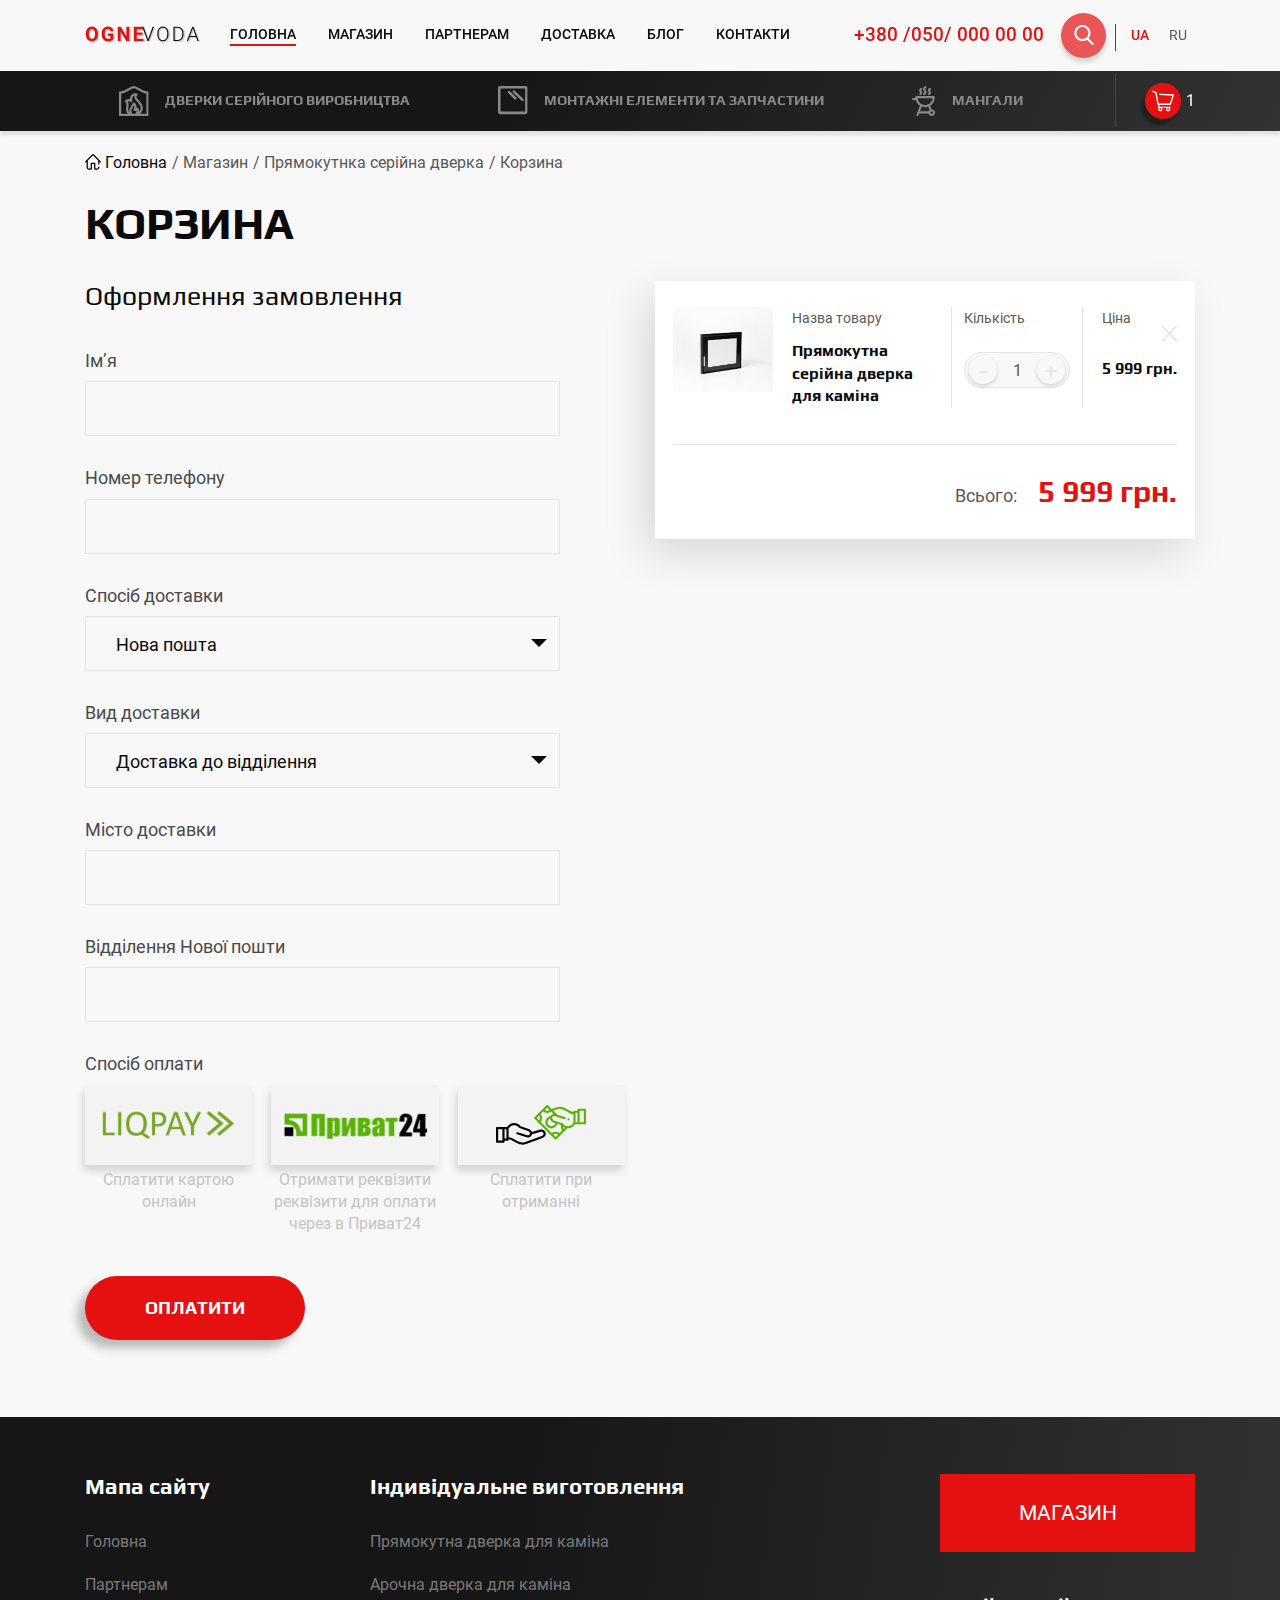
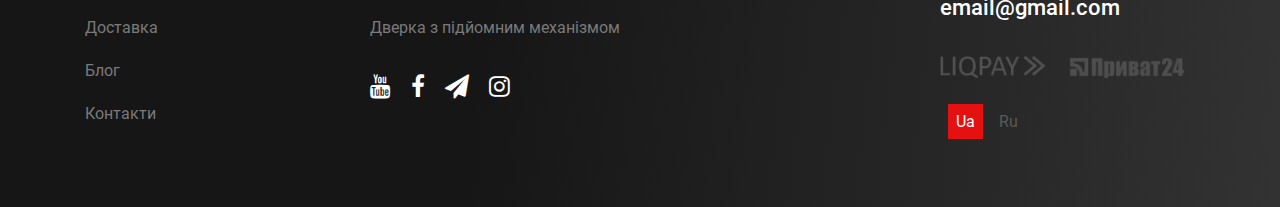
<file: basket.html>
<!DOCTYPE html>
<html lang="en">

<head>
    <meta charset="UTF-8">
    <title>Start</title>
    <meta http-equiv="X-UA-Compatible" content="IE=edge">
    <meta name="viewport" content="width=device-width, initial-scale=1">
    <link rel="icon" href="favicon.png" />
    <link rel="stylesheet" type="text/css" href="libs/bootstrap-grid.min.css">
    <link rel="stylesheet" type="text/css" href="libs/slick.css" />
    <link rel="stylesheet" type="text/css" href="libs/font-awesome.css">
    <!-- formstyler -->
    <link rel="stylesheet" href="libs/jquery.formstyler.css">
    <link rel="stylesheet" href="libs/jquery.formstyler.theme.css">
    <!-- style scrollBar -->
    <link rel="stylesheet" href="libs/simplebar.css">
    <!-- main style -->
    <link rel="stylesheet" href="css/main.css" />
    <script src="https://ajax.googleapis.com/ajax/libs/jquery/3.3.1/jquery.min.js"></script>
</head>

<body>
        <header >
            <div class="header">
                <div class="container">
                    <div class="header-block">
                        <div class="header-logo">
                            <a href="index.html"><svg width="129" height="23" viewBox="0 0 129 23" fill="none" xmlns="http://www.w3.org/2000/svg">
                                <g filter="url(#filter0_d)">
                                <path d="M62.984 18.2422L63.0621 18.5449L63.15 18.2422L67.6227 5.78125H68.941L63.648 20H62.4957L57.2027 5.78125H58.5113L62.984 18.2422ZM83.4117 13.6621C83.4117 14.9707 83.1839 16.1198 82.7281 17.1094C82.2789 18.099 81.6344 18.8607 80.7945 19.3945C79.9547 19.9284 78.9846 20.1953 77.8844 20.1953C76.2242 20.1953 74.8831 19.6029 73.8609 18.418C72.8388 17.2266 72.3277 15.6217 72.3277 13.6035V12.1387C72.3277 10.8431 72.5556 9.69727 73.0113 8.70117C73.4736 7.69857 74.1246 6.93034 74.9645 6.39648C75.8043 5.85612 76.7711 5.58594 77.8648 5.58594C78.9586 5.58594 79.9221 5.84961 80.7555 6.37695C81.5953 6.9043 82.2431 7.64974 82.6988 8.61328C83.1546 9.57682 83.3922 10.6934 83.4117 11.9629V13.6621ZM82.2105 12.1191C82.2105 10.4069 81.8232 9.06576 81.0484 8.0957C80.2737 7.12565 79.2125 6.64062 77.8648 6.64062C76.5432 6.64062 75.4885 7.12891 74.7008 8.10547C73.9195 9.07552 73.5289 10.4329 73.5289 12.1777V13.6621C73.5289 15.3483 73.9195 16.6862 74.7008 17.6758C75.482 18.6589 76.5432 19.1504 77.8844 19.1504C79.2451 19.1504 80.3063 18.6654 81.068 17.6953C81.8297 16.7188 82.2105 15.3613 82.2105 13.623V12.1191ZM88.4391 20V5.78125H92.4137C93.579 5.78125 94.624 6.04818 95.5484 6.58203C96.4729 7.10938 97.1923 7.86784 97.7066 8.85742C98.2275 9.84701 98.4879 10.9733 98.4879 12.2363V13.5449C98.4879 14.8145 98.2307 15.9408 97.7164 16.9238C97.2021 17.9069 96.4762 18.6654 95.5387 19.1992C94.6077 19.7331 93.5367 20 92.3258 20H88.4391ZM89.6402 6.80664V18.9844H92.3355C93.8329 18.9844 95.0341 18.4896 95.9391 17.5C96.844 16.5039 97.2965 15.1595 97.2965 13.4668V12.2168C97.2965 10.5827 96.8505 9.27409 95.9586 8.29102C95.0667 7.30794 93.8915 6.81315 92.4332 6.80664H89.6402ZM111.005 16.0156H104.55L103.086 20H101.826L107.207 5.78125H108.349L113.73 20H112.48L111.005 16.0156ZM104.921 14.9902H110.625L107.773 7.24609L104.921 14.9902Z" fill="#0A0A0A"/>
                                <path d="M12.9492 13.2129C12.9492 14.6126 12.7018 15.8398 12.207 16.8945C11.7122 17.9492 11.0026 18.763 10.0781 19.3359C9.16016 19.9089 8.10547 20.1953 6.91406 20.1953C5.73568 20.1953 4.68424 19.9121 3.75977 19.3457C2.83529 18.7793 2.11914 17.972 1.61133 16.9238C1.10352 15.8691 0.846354 14.6582 0.839844 13.291V12.5879C0.839844 11.1882 1.09049 9.95768 1.5918 8.89648C2.09961 7.82878 2.8125 7.01172 3.73047 6.44531C4.65495 5.8724 5.70964 5.58594 6.89453 5.58594C8.07943 5.58594 9.13086 5.8724 10.0488 6.44531C10.9733 7.01172 11.6862 7.82878 12.1875 8.89648C12.6953 9.95768 12.9492 11.1849 12.9492 12.5781V13.2129ZM9.98047 12.5684C9.98047 11.0775 9.71354 9.94466 9.17969 9.16992C8.64583 8.39518 7.88411 8.00781 6.89453 8.00781C5.91146 8.00781 5.15299 8.39193 4.61914 9.16016C4.08529 9.92188 3.8151 11.0417 3.80859 12.5195V13.2129C3.80859 14.6647 4.07552 15.791 4.60938 16.5918C5.14323 17.3926 5.91146 17.793 6.91406 17.793C7.89714 17.793 8.65234 17.4089 9.17969 16.6406C9.70703 15.8659 9.97396 14.7396 9.98047 13.2617V12.5684ZM28.3281 18.2031C27.8008 18.8346 27.0553 19.3262 26.0918 19.6777C25.1283 20.0228 24.0605 20.1953 22.8887 20.1953C21.6582 20.1953 20.5775 19.9284 19.6465 19.3945C18.722 18.8542 18.0059 18.0729 17.498 17.0508C16.9967 16.0286 16.7396 14.8275 16.7266 13.4473V12.4805C16.7266 11.0612 16.9642 9.83398 17.4395 8.79883C17.9212 7.75716 18.6113 6.96289 19.5098 6.41602C20.4147 5.86263 21.4727 5.58594 22.6836 5.58594C24.3698 5.58594 25.6882 5.98958 26.6387 6.79688C27.5892 7.59766 28.1523 8.76628 28.3281 10.3027H25.4766C25.3464 9.48893 25.0566 8.89323 24.6074 8.51562C24.1647 8.13802 23.5527 7.94922 22.7715 7.94922C21.7754 7.94922 21.0169 8.32357 20.4961 9.07227C19.9753 9.82096 19.7116 10.9342 19.7051 12.4121V13.3203C19.7051 14.8112 19.9883 15.9375 20.5547 16.6992C21.1211 17.4609 21.9512 17.8418 23.0449 17.8418C24.1452 17.8418 24.9297 17.6074 25.3984 17.1387V14.6875H22.7324V12.5293H28.3281V18.2031ZM44.2734 20H41.3438L35.6406 10.6445V20H32.7109V5.78125H35.6406L41.3535 15.1562V5.78125H44.2734V20ZM57.3867 13.8379H51.7617V17.6465H58.3633V20H48.832V5.78125H58.3438V8.1543H51.7617V11.543H57.3867V13.8379Z"/>
                                </g>
                                <defs>
                                <filter id="filter0_d" x="0" y="0" width="130.9" height="24" filterUnits="userSpaceOnUse" color-interpolation-filters="sRGB">
                                <feFlood flood-opacity="0" result="BackgroundImageFix"/>
                                <feColorMatrix in="SourceAlpha" type="matrix" values="0 0 0 0 0 0 0 0 0 0 0 0 0 0 0 0 0 0 127 0"/>
                                <feOffset dx="1" dy="1"/>
                                <feGaussianBlur stdDeviation="0.5"/>
                                <feColorMatrix type="matrix" values="0 0 0 0 0 0 0 0 0 0 0 0 0 0 0 0 0 0 0.15 0"/>
                                <feBlend mode="normal" in2="BackgroundImageFix" result="effect1_dropShadow"/>
                                <feBlend mode="normal" in="SourceGraphic" in2="effect1_dropShadow" result="shape"/>
                                </filter>
                                </defs>
                                </svg>
                            </a>
                        </div>
                        <div class="mobile_menu">
                            <div class="menu-humburger menu-humburger--close2">
                                <div class="menu-humburger__icon">
                                      <div class="menu-humburger__line menu-humburger__line--1"></div>
                                      <div class="menu-humburger__line menu-humburger__line--2"></div>
                                      <div class="menu-humburger__line menu-humburger__line--3"></div>
                                </div>
                            </div>
                        </div>
                        <nav class="header__menu">
                            <ul class="main_menu list-style-none">
                                <li class="current-menu-item"><a href="index.html">Головна</a></li>
                                <li><a href="shop.html">магазин</a></li>
                                <li><a href="portners.html">партнерам</a></li>
                                <li><a href="delivery.html">доставка</a></li>
                                <li><a href="blog.html">блог</a></li>
                                <li><a href="contacts.html">контакти</a></li>
                            </ul>
                            <div class="language-mobile d-md-none d-flex">
                                <ul class="language__list list-style-none">
                                    <li class="current"><a  href="#">UA</a></li>
                                    <li><a href="#">RU</a></li>
                                </ul>
                                <div id="mob-search">
                                    <form class="">
                                        <input type="search" placeholder="Search">
                                    </form>
                                </div>
                            </div>
                        </nav>
                        <div class="d-md-flex d-none align-items-center">
                            <a class="header-phone d-xl-flex d-none" href="tel:+380 050 000 00 00">+380 /050/ 000 00 00 </a>
                            <div id="wrap">
                                <form action="" autocomplete="off">
                                <input id="search" name="search" type="text" placeholder="Введіть текст для пошуку"><input id="search_submit" value="Rechercher" type="submit">
                                </form>
                            </div>
                            <div class="language d-lg-flex d-none">
                                <ul class="language__list list-style-none">
                                    <li><a class="current" href="#">UA</a></li>
                                    <li><a href="#">RU</a></li>
                                </ul>
                            </div>
                        </div>
                    </div>
                </div>
            </div>
        </header>
    <div class="header-black">
        <div class="container header-black__block">
            <div class="header-products">
                <a href="shop.html" class="header-products__block">
                    <svg width="30" height="30" viewBox="0 0 30 30" fill="none" xmlns="http://www.w3.org/2000/svg">
                        <g clip-path="url(#clip0)">
                            <path d="M29.6296 30C29.6239 29.2695 29.5912 6.49492 29.5912 6.49492C29.5912 6.35108 29.5629 6.20864 29.508 6.07575C29.453 5.94286 29.3725 5.82212 29.271 5.72041C29.1695 5.6187 29.049 5.53802 28.9163 5.48297C28.7837 5.42793 28.6415 5.3996 28.4979 5.3996C25.7042 5.3996 22.8039 3.72485 20.2456 2.24743C18.1571 1.04142 16.3538 0 14.8071 0C13.2604 0 11.4572 1.04142 9.36866 2.24743C6.81034 3.72485 3.91001 5.3996 1.11632 5.3996C0.826371 5.3996 0.548294 5.515 0.343267 5.72041C0.13824 5.92582 0.0230566 6.20442 0.0230566 6.49492L0 30H29.6296ZM16.253 27.8094H13.612C11.5734 24.6659 12.7109 23.0652 14.0203 21.224C14.4077 20.7052 14.7607 20.1615 15.0771 19.5964C15.1805 19.8059 15.2546 20.0288 15.2971 20.2586C15.5334 21.5166 14.8369 22.8804 14.6188 23.2096C14.5199 23.3387 14.4509 23.4883 14.4169 23.6475C14.3829 23.8066 14.3847 23.9714 14.4223 24.1298C14.4598 24.2882 14.5321 24.4362 14.6339 24.563C14.7357 24.6899 14.8645 24.7924 15.0108 24.8632C15.3976 25.0526 15.8224 25.1513 16.253 25.1519C16.7604 25.1504 17.2595 25.0217 17.7046 24.7775C17.4971 25.9181 16.7055 27.2088 16.253 27.8094ZM19.5741 26.2164C19.7444 25.7378 19.8589 25.2411 19.9151 24.7361C20.0285 23.6167 19.7518 22.6186 19.1168 21.8486C19.0142 21.7252 18.8857 21.6259 18.7406 21.5577C18.5954 21.4895 18.437 21.4542 18.2767 21.4542C18.1163 21.4542 17.958 21.4895 17.8128 21.5577C17.6676 21.6259 17.5391 21.7252 17.4365 21.8486C17.5223 21.377 17.549 20.8966 17.5163 20.4184C17.4029 18.8697 16.6027 17.5472 15.2029 16.5944C15.0423 16.4851 14.8555 16.4206 14.6618 16.4076C14.4681 16.3946 14.2744 16.4335 14.1007 16.5204C13.9269 16.6072 13.7794 16.7388 13.6733 16.9017C13.5671 17.0646 13.5062 17.2529 13.4967 17.4471C13.4583 18.246 12.8934 19.0391 12.2402 19.9573C11.1238 21.5262 9.69241 23.5378 10.5791 26.5023C9.89896 25.8738 9.36866 24.945 9.29372 23.5263C9.2284 22.2827 9.35809 21.1855 9.47241 20.2172C9.68184 18.4385 9.88263 16.7397 8.59146 15.3556C8.90969 15.2366 9.24706 15.1772 9.58673 15.1805C10.3005 15.1805 10.9769 15.4211 11.4447 15.8407C11.6125 15.9927 11.8233 16.0888 12.0479 16.1158C12.2726 16.1427 12.5 16.0991 12.6989 15.9911C12.8978 15.8831 13.0583 15.7159 13.1584 15.5126C13.2584 15.3093 13.2931 15.08 13.2575 14.8561C12.9693 13.0043 13.2729 11.4527 14.101 10.4854C14.4857 10.0311 15 9.70565 15.5747 9.55276C14.6678 11.9975 16.6555 14.1833 18.3165 16.0092C19.7297 17.5636 21.19 19.17 21.5128 21.0267C21.8077 22.7726 21.1438 24.7948 19.5741 26.2164ZM2.20959 7.52575C5.2031 7.18117 8.08998 5.51317 10.461 4.1445C12.2008 3.13966 13.8455 2.19064 14.8071 2.19064C15.7688 2.19064 17.4135 3.13966 19.1543 4.14546C21.5252 5.51413 24.4121 7.18214 27.4056 7.52671V27.8094H21.0295C21.4288 27.4524 21.7948 27.0597 22.1228 26.6361C23.4802 24.8747 24.0269 22.7495 23.6599 20.6532C23.2285 18.1681 21.4743 16.2382 19.9267 14.5356C17.3693 11.7232 16.887 10.7472 18.3665 9.24187C18.5033 9.10265 18.6005 8.92929 18.648 8.73975C18.6954 8.55021 18.6914 8.35141 18.6363 8.16396C18.5812 7.97651 18.4771 7.80724 18.3347 7.67369C18.1923 7.54015 18.0169 7.44719 17.8266 7.40447C17.3757 7.30252 16.915 7.25056 16.4528 7.24951C14.8619 7.24951 13.4353 7.89149 12.4361 9.05804C11.5379 10.1072 11.0383 11.5268 10.9701 13.1679C10.5181 13.0463 10.0519 12.9851 9.58385 12.986C7.91129 12.986 6.51637 13.7377 5.94283 14.9485C5.82716 15.1931 5.80594 15.4719 5.88329 15.7312C5.96063 15.9905 6.13105 16.2119 6.3617 16.3528C7.57793 17.0949 7.55583 17.8062 7.30125 19.9573C7.17636 21.0161 7.0361 22.2086 7.10911 23.6389C7.20999 25.559 7.90168 26.8834 8.78071 27.8094H2.20959V7.52575Z" />
                        </g>
                        <defs>
                            <clipPath id="clip0">
                                <rect width="29.6296" height="30" fill="white" />
                            </clipPath>
                        </defs>
                    </svg>
                    <span class="header-products__name">дверки серійного виробництва</span>
                </a>
                <a href="shop.html" class="header-products__block">
                    <svg width="30" height="29" viewBox="0 0 30 29" fill="none" xmlns="http://www.w3.org/2000/svg">
                        <g clip-path="url(#clip0)">
                            <path d="M29.63 2.03824C29.6295 1.49781 29.4181 0.979656 29.0421 0.597515C28.6661 0.215375 28.1563 0.000478679 27.6245 0H2.00545C1.47372 0.000478679 0.963897 0.215375 0.587903 0.597515C0.21191 0.979656 0.000470979 1.49781 0 2.03824L0 26.0868C0.000470979 26.6272 0.21191 27.1453 0.587903 27.5275C0.963897 27.9096 1.47372 28.1245 2.00545 28.125H27.6245C28.1563 28.1245 28.6661 27.9096 29.0421 27.5275C29.4181 27.1453 29.6295 26.6272 29.63 26.0868V2.03824ZM27.1247 25.5797H2.50793V2.54893H27.1247V25.5797Z" />
                            <path d="M18.2918 13.1875C18.5297 12.9525 18.6663 12.6313 18.6716 12.2942C18.6769 11.957 18.5506 11.6315 18.3203 11.3888L11.9944 5.32473C11.8806 5.20116 11.7436 5.10188 11.5916 5.0327C11.4396 4.96351 11.2755 4.92581 11.109 4.92178C10.9425 4.91775 10.7768 4.94748 10.6217 5.00924C10.4666 5.071 10.3252 5.16354 10.2057 5.28146C10.0862 5.39939 9.99098 5.54033 9.92565 5.69607C9.86033 5.8518 9.82618 6.0192 9.82522 6.18849C9.82425 6.35778 9.85648 6.52557 9.92002 6.68207C9.98357 6.83856 10.0772 6.98062 10.1953 7.09994L16.5176 13.1559C16.632 13.2765 16.7687 13.373 16.9198 13.4398C17.0709 13.5067 17.2335 13.5426 17.3983 13.5455C17.563 13.5485 17.7268 13.5184 17.8801 13.4569C18.0334 13.3955 18.1733 13.304 18.2918 13.1875Z" />
                            <path d="M25.4352 14.8733C25.5534 14.7567 25.6478 14.6176 25.7131 14.464C25.7785 14.3103 25.8133 14.1451 25.8158 13.9777C25.8183 13.8104 25.7883 13.6441 25.7276 13.4885C25.6668 13.333 25.5765 13.1911 25.4618 13.0709L16.7375 4.75076C16.6252 4.62134 16.4882 4.51643 16.3348 4.44242C16.1814 4.3684 16.0149 4.3268 15.8452 4.32016C15.6756 4.31351 15.5063 4.34195 15.3478 4.40376C15.1893 4.46556 15.0448 4.55943 14.923 4.67969C14.8013 4.79995 14.7048 4.94409 14.6395 5.10337C14.5742 5.26265 14.5413 5.43375 14.543 5.6063C14.5447 5.77885 14.5809 5.94925 14.6493 6.10719C14.7177 6.26512 14.8169 6.40729 14.941 6.52507L23.6645 14.8407C23.8953 15.0833 24.2113 15.2229 24.5432 15.229C24.8751 15.2351 25.1959 15.1072 25.4352 14.8733Z" />
                        </g>
                        <defs>
                            <clipPath id="clip0">
                                <rect width="29.63" height="28.125" fill="white" />
                            </clipPath>
                        </defs>
                    </svg>
                    <span class="header-products__name">Монтажні елементи та запчастини</span>
                </a>
                <a href="shop.html" class="header-products__block">
                    <svg width="24" height="30" viewBox="0 0 24 30" fill="none" xmlns="http://www.w3.org/2000/svg">
                        <g clip-path="url(#clip0)">
                            <path d="M19.7082 23.3831H19.6047L18.1264 19.7229C18.9051 19.2347 19.6085 18.6356 20.2143 17.9444C21.8551 16.0624 22.7657 13.6538 22.7803 11.157C22.7798 10.8741 22.6672 10.603 22.4672 10.4029C22.2672 10.2029 21.996 10.0903 21.7131 10.0898H4.42577C4.14239 10.0895 3.8705 10.2018 3.66986 10.4019C3.46922 10.602 3.35623 10.8736 3.35574 11.157C3.35574 11.4366 3.36879 11.7247 3.39302 12.0117H1.06282C0.779646 12.0117 0.508072 12.1242 0.307839 12.3245C0.107607 12.5247 -0.00488281 12.7963 -0.00488281 13.0794C-0.00488281 13.3626 0.107607 13.6342 0.307839 13.8344C0.508072 14.0346 0.779646 14.1471 1.06282 14.1471H3.81432C4.24242 15.5484 4.96187 16.8434 5.92549 17.9472C6.51245 18.6166 7.19084 19.2 7.94065 19.68L4.46119 28.5422C4.40996 28.6727 4.38494 28.812 4.38755 28.9521C4.39015 29.0923 4.42034 29.2306 4.47638 29.3591C4.53242 29.4875 4.61322 29.6037 4.71417 29.701C4.81512 29.7982 4.93423 29.8747 5.06471 29.9259C5.19519 29.9771 5.33449 30.0021 5.47464 29.9995C5.61479 29.9969 5.75306 29.9667 5.88154 29.9107C6.01003 29.8547 6.12622 29.7739 6.22348 29.6729C6.32074 29.572 6.39716 29.4529 6.44839 29.3224L7.1633 27.5011H16.4226C16.7954 28.9486 18.1488 29.9991 19.7082 29.9991C21.577 29.9991 23.0982 28.5152 23.0982 26.6911C23.0982 24.867 21.577 23.3831 19.7082 23.3831ZM20.9628 26.6911C20.9628 27.338 20.4035 27.8646 19.7082 27.8646C19.0129 27.8646 18.4555 27.3389 18.4555 26.692C18.4555 26.0452 19.0147 25.5185 19.7101 25.5185C20.4054 25.5185 20.9637 26.0452 20.9637 26.692L20.9628 26.6911ZM16.3956 18.2595H16.3872C16.3426 18.2776 16.2993 18.2988 16.2576 18.3229C15.2598 18.788 14.1707 19.0243 13.0699 19.0145C11.9473 19.0258 10.8369 18.7806 9.82346 18.2977C9.77637 18.2691 9.72714 18.2441 9.67619 18.2231C8.86201 17.8 8.13476 17.2273 7.5324 16.5351C6.47226 15.3199 5.79173 13.8204 5.57503 12.2224H20.5816C20.3648 13.8204 19.6843 15.3199 18.6242 16.5351C17.9999 17.2497 17.2423 17.8358 16.3937 18.2604L16.3956 18.2595ZM9.87099 20.6139C11.9198 21.3195 14.1442 21.329 16.1989 20.641L17.597 24.1064C17.1696 24.4397 16.8296 24.8718 16.6062 25.3657H8.00124L9.87099 20.6139Z" />
                            <path d="M8.20219 6.71098C8.18727 6.78275 8.09593 6.94307 7.65785 7.21151C7.53806 7.28336 7.43468 7.37956 7.35441 7.49388C7.27413 7.60819 7.21874 7.73808 7.19181 7.87515C7.16752 8.00672 7.17159 8.14196 7.20374 8.27183C7.23588 8.40171 7.29537 8.52322 7.37823 8.62827C7.48147 8.75792 7.6128 8.86244 7.7623 8.93397C7.91181 9.00549 8.0756 9.04215 8.24133 9.04119C8.44776 9.04187 8.65036 8.98542 8.82668 8.87807C9.66556 8.36543 10.1596 7.76796 10.3012 7.10059C10.5007 6.16199 9.94611 5.3576 9.64878 4.92605C9.44931 4.6371 9.27595 4.3668 9.30204 4.22419C9.31696 4.15242 9.4083 3.9921 9.84638 3.72366C9.96617 3.65181 10.0695 3.55561 10.1498 3.4413C10.2301 3.32698 10.2855 3.19709 10.3124 3.06002C10.3367 2.92845 10.3326 2.79321 10.3005 2.66334C10.2683 2.53347 10.2089 2.41195 10.126 2.3069C9.95624 2.09557 9.7155 1.95308 9.44856 1.90594C9.18162 1.85879 8.90664 1.91019 8.67475 2.05058C7.83588 2.56322 7.34188 3.16068 7.2002 3.82805C7.00167 4.76666 7.55532 5.57012 7.85266 6.0026C8.05305 6.29527 8.22922 6.56651 8.20219 6.71098Z" />
                            <path d="M16.9204 6.71095C16.9055 6.78272 16.8141 6.94304 16.3761 7.21148C16.2562 7.28329 16.1528 7.37947 16.0725 7.4938C15.9923 7.60812 15.9369 7.73804 15.91 7.87512C15.8857 8.00669 15.8898 8.14193 15.9219 8.2718C15.9541 8.40168 16.0136 8.5232 16.0964 8.62825C16.2002 8.75852 16.3322 8.86341 16.4826 8.93497C16.633 9.00652 16.7977 9.04284 16.9642 9.04116C17.1706 9.04185 17.3732 8.98539 17.5495 8.87805C18.3884 8.3654 18.8824 7.76794 19.0241 7.10056C19.2226 6.16196 18.669 5.35757 18.3716 4.92602C18.1722 4.63614 17.9988 4.36677 18.0249 4.22416C18.0398 4.15239 18.1312 3.99207 18.5692 3.72363C18.6891 3.65182 18.7925 3.55564 18.8728 3.44131C18.953 3.32699 19.0084 3.19708 19.0353 3.05999C19.0596 2.92842 19.0555 2.79318 19.0234 2.66331C18.9912 2.53343 18.9317 2.41192 18.8489 2.30687C18.679 2.09506 18.4379 1.95226 18.1706 1.9051C17.9032 1.85794 17.6278 1.90963 17.3958 2.05054C16.5569 2.56319 16.0629 3.16065 15.9212 3.82802C15.7217 4.76663 16.2763 5.57102 16.5737 6.00257C16.7778 6.29525 16.9502 6.56648 16.9204 6.71095Z" />
                            <path d="M12.4509 6.29341C12.3931 6.56651 12.0864 6.87409 11.5402 7.20871C11.4204 7.28057 11.3171 7.37676 11.2368 7.49108C11.1565 7.60539 11.1011 7.73528 11.0742 7.87235C11.05 8.00392 11.0541 8.13915 11.0862 8.26901C11.1183 8.39888 11.1778 8.5204 11.2606 8.62548C11.3639 8.75601 11.4955 8.86129 11.6455 8.93332C11.7956 9.00535 11.9601 9.04224 12.1265 9.04118C12.3329 9.04187 12.5355 8.98542 12.7118 8.87807C13.7521 8.23959 14.3672 7.50138 14.5406 6.68115C14.7857 5.52723 14.0923 4.52059 13.7194 3.97811C13.3466 3.43564 13.1304 3.04603 13.1937 2.7459C13.2515 2.4728 13.5582 2.16521 14.1034 1.83153C14.2232 1.75967 14.3266 1.66348 14.4069 1.54916C14.4872 1.43485 14.5426 1.30495 14.5695 1.16789C14.5938 1.03632 14.5897 0.901078 14.5576 0.771205C14.5254 0.641332 14.4659 0.519813 14.3831 0.414763C14.2125 0.204101 13.9712 0.0625512 13.7041 0.0164326C13.437 -0.029686 13.1622 0.0227649 12.9309 0.164033C11.8935 0.800645 11.2783 1.53979 11.104 2.36002C10.8589 3.51394 11.5523 4.52059 11.9252 5.06306C12.298 5.60553 12.5152 5.99328 12.4509 6.29341Z" />
                        </g>
                        <defs>
                            <clipPath id="clip0">
                                <rect width="23.0979" height="30" fill="white" />
                            </clipPath>
                        </defs>
                    </svg>
                    <span class="header-products__name">мангали</span>
                </a>
            </div>
            <div class="header-cart__icon">
                <a href="#" class="header-cart__icon-link"><img src="img/shopping-cart-empty-side-view.svg" alt="cart"></a>
                <span>1</span>
            </div>
        </div>
    </div>
    <main class="main">
        <div class="container">
            <div class="row">
                <div class="col-12">
                    <div class="path-page">
                        <a href="index.html"><img src="img/icons/home.svg" alt="" title="">Головна</a>
                        <a href="shop.html">Магазин</a>
                        <a href="#">Прямокутнка серійна дверка</a>
                        <span>Корзина</span>
                    </div>
                </div>
            </div>
        </div>
        <section class="basket">
            <div class="container">
                <div class="row">
                    <div class="col-12">
                        <h1 class="basket__title">Корзина</h1>
                    </div>
                    <div class="col-12 col-md-7 col-xl-6 order-md-1 order-2">
                        <form action="" class="basket__form">
                            <h2 class="basket__form_title">Оформлення замовлення</h2>
                            <div class="basket__form-group">
                                <label for="nameCustomer">Ім’я</label>
                                <input type="text" class="form-control" id="nameCustomer">
                            </div>
                            <div class="basket__form-group">
                                <label for="phoneCustomer">Номер телефону</label>
                                <input type="text" class="form-control" id="phoneCustomer">
                            </div>
                            <div class="basket__form-group">
                                <label for="wayDelivery">Спосіб доставки</label>
                                <select name="" id="wayDelivery">
                                    <option value="">Нова пошта</option>
                                    <option value="">Нова пошта</option>
                                    <option value="">Нова пошта</option>
                                </select>
                            </div>
                            <div class="basket__form-group">
                                <label for="typeDelivery">Вид доставки</label>
                                <select name="" id="typeDelivery">
                                    <option value="">Доставка до відділення</option>
                                    <option value="">Доставка до відділення</option>
                                    <option value="">Доставка до відділення</option>
                                </select>
                            </div>
                            <div class="basket__form-group">
                                <label for="cityCustomer">Місто доставки</label>
                                <input type="text" class="form-control" id="cityCustomer">
                            </div>
                            <div class="basket__form-group">
                                <label for="nameCustomer">Відділення Нової пошти</label>
                                <input type="text" class="form-control" id="nameCustomer">
                            </div>
                            <div class="basket__payment-method">
                                    <label>Спосіб оплати</label>
                                    <div class="payment-method">
                                        <div class="payment-method__box">
                                                <a href="#"><img src="img/basket/liqpay.svg" alt="liqpay"></a>
                                                <span>Сплатити картою онлайн</span>
                                           </div>
                                           <div class="payment-method__box">
                                                <a href="#"><img src="img/basket/privat24.svg" alt="privat24"></a>
                                                <span>Отримати реквізити реквізити для оплати через в Приват24</span>
                                           </div>
                                           <div class="payment-method__box">
                                                <a href="#"><img src="img/basket/cash.svg" alt="cash"></a>
                                                <span>Сплатити при отриманні</span>
                                           </div>
                                   </div>
                            </div>
                            <button type="submit" class="btn-red">Оплатити</button>
                        </form>
                    </div>
                    <div class="col-12 col-md-5 col-xl-6 order-md-2">
                        <div class="basket-delivery">
                                <div class="your-delivery">
                                        <div class="your-delivery__img">
                                            <img src="img/open-goods/picture.png" alt="">
                                        </div>
                                        <div class="your-delivery__title">
                                            <span>Назва товару</span>
                                            <p>Прямокутна серійна дверка для каміна</p>
                                        </div>
                                        <div class="your-delivery__number">
                                            <span>Кількість</span>
                                            <div class="spinner">
                                                <input type="number" min="0" max="100" step="1" value="1">
                                            </div>
                                        </div>
                                        <div class="your-delivery__price">
                                            <span>Ціна</span>
                                            <p>5 999 грн.</p>
                                        </div>
                                        <div class="your-delivery__close">
                                            <svg width="15" height="17" viewBox="0 0 15 17" fill="#E5E5E5" xmlns="http://www.w3.org/2000/svg">
                                                <path d="M14.7801 0.942513C14.4868 0.630084 14.0128 0.630084 13.7196 0.942513L7.5 7.56905L1.28041 0.942513C0.987164 0.630084 0.513175 0.630084 0.219932 0.942513C-0.0733107 1.25494 -0.0733107 1.75994 0.219932 2.07237L6.43953 8.69891L0.219932 15.3254C-0.0733107 15.6379 -0.0733107 16.1429 0.219932 16.4553C0.366178 16.6111 0.558174 16.6894 0.750169 16.6894C0.942164 16.6894 1.13416 16.6111 1.28041 16.4553L7.5 9.82877L13.7196 16.4553C13.8658 16.6111 14.0578 16.6894 14.2498 16.6894C14.4418 16.6894 14.6338 16.6111 14.7801 16.4553C15.0733 16.1429 15.0733 15.6379 14.7801 15.3254L8.56047 8.69891L14.7801 2.07237C15.0733 1.75994 15.0733 1.25494 14.7801 0.942513Z"/>
                                            </svg>
                                        </div>
                                </div>
                                <div class="delivery-total-price">
                                    <span>Всього:</span>
                                    5 999 грн.
                                </div>
                        </div>
                    </div>
                </div>
            </div>
        </section>
    </main>
    <footer class="footer">
        <div class="container">
            <div class="row">
                <div class="col-3 d-none d-md-block order-1">
                    <h3 class="footer-title">Мапа сайту</h3>
                    <nav>
                        <ul class="footer_menu list-style-none">
                            <li class="current-menu-item"><a href="index.html">Головна</a></li>
                            <li><a href="portners.html">Партнерам</a></li>
                            <li><a href="delivery.html">Доставка</a></li>
                            <li><a href="blog.html">Блог</a></li>
                            <li><a href="contacts.html">Контакти</a></li>
                        </ul>
                    </nav>
                </div>
                <div class="col-md-6 col-12 order-md-2 order-3">
                    <h3 class="footer-title d-none d-md-block">Індивідуальне виготовлення</h3>
                    <nav class="d-none d-md-block">
                        <ul class="footer_menu-indevidual list-style-none">
                            <li class="current-menu-item"><a href="index.html">Прямокутна дверка для каміна</a></li>
                            <li><a href="portners.html">Арочна дверка для каміна</a></li>
                            <li><a href="delivery.html">Дверка з підйомним механізмом</a></li>
                        </ul>
                    </nav>
                    <div class="footer__social">
                        <ul class="list-style-none">
                            <li><a href="#"><i class="fa fa-youtube" aria-hidden="true"></i></a></li>
                            <li><a href="#"><i class="fa fa-facebook" aria-hidden="true"></i></a></li>
                            <li><a href="#"><i class="fa fa-paper-plane" aria-hidden="true"></i></a></li>
                            <li><a href="#"><i class="fa fa-instagram" aria-hidden="true"></i></a></li>
                        </ul>
                    </div>
                </div>
                <div class="col-md-3 col-12 order-md-3 order-2">
                    <a href="#" class="btn-shop">магазин</a>
                    <a class="footer-email d-none d-md-block" href="#">email@gmail.com</a>
                    <div class="payment-icon">
                        <img src="img/LIQPAY.png" alt="liqpay">
                        <img src="img/privat24.png" alt="privat">
                    </div>
                    <div class="footer__phone d-md-none d-block">
                        <a href="tel:+380500000000">+380 /050/ 000 00 00</a>
                        <a href="tel:+380500000000">+380 /050/ 000 00 00</a>
                    </div>
                    <div class="language-footer d-none d-md-block">
                        <ul class="language__list list-style-none">
                            <li><a class="current" href="#">Ua</a></li>
                            <li><a href="#">Ru</a></li>
                        </ul>
                    </div>
                </div>
            </div>
        </div>

        </div>
    </footer>
    <script type="text/javascript" src="libs/slick.min.js"></script>
    <script src="libs/jquery.formstyler.min.js"></script>
    <script src="libs/simplebar.js"></script>
    <script src="js/main.js"></script>
</body>

</html>
</file>
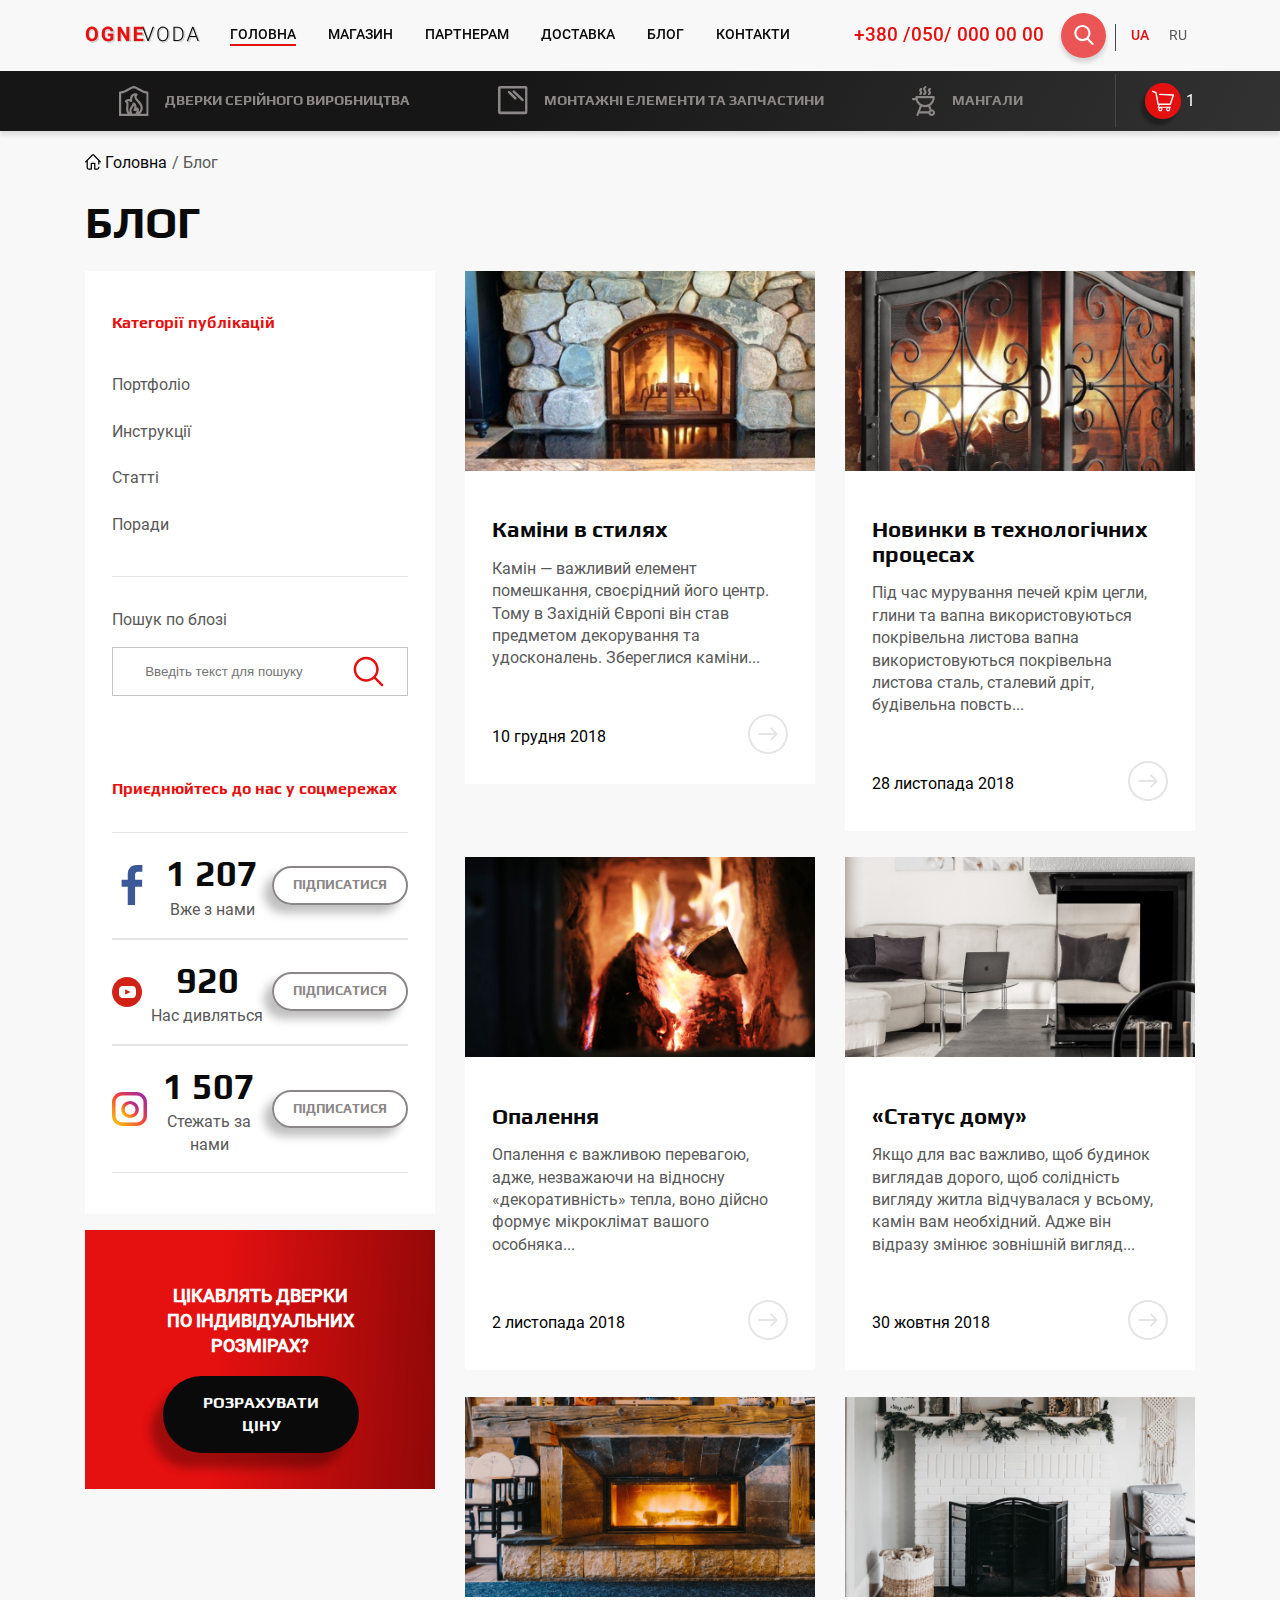
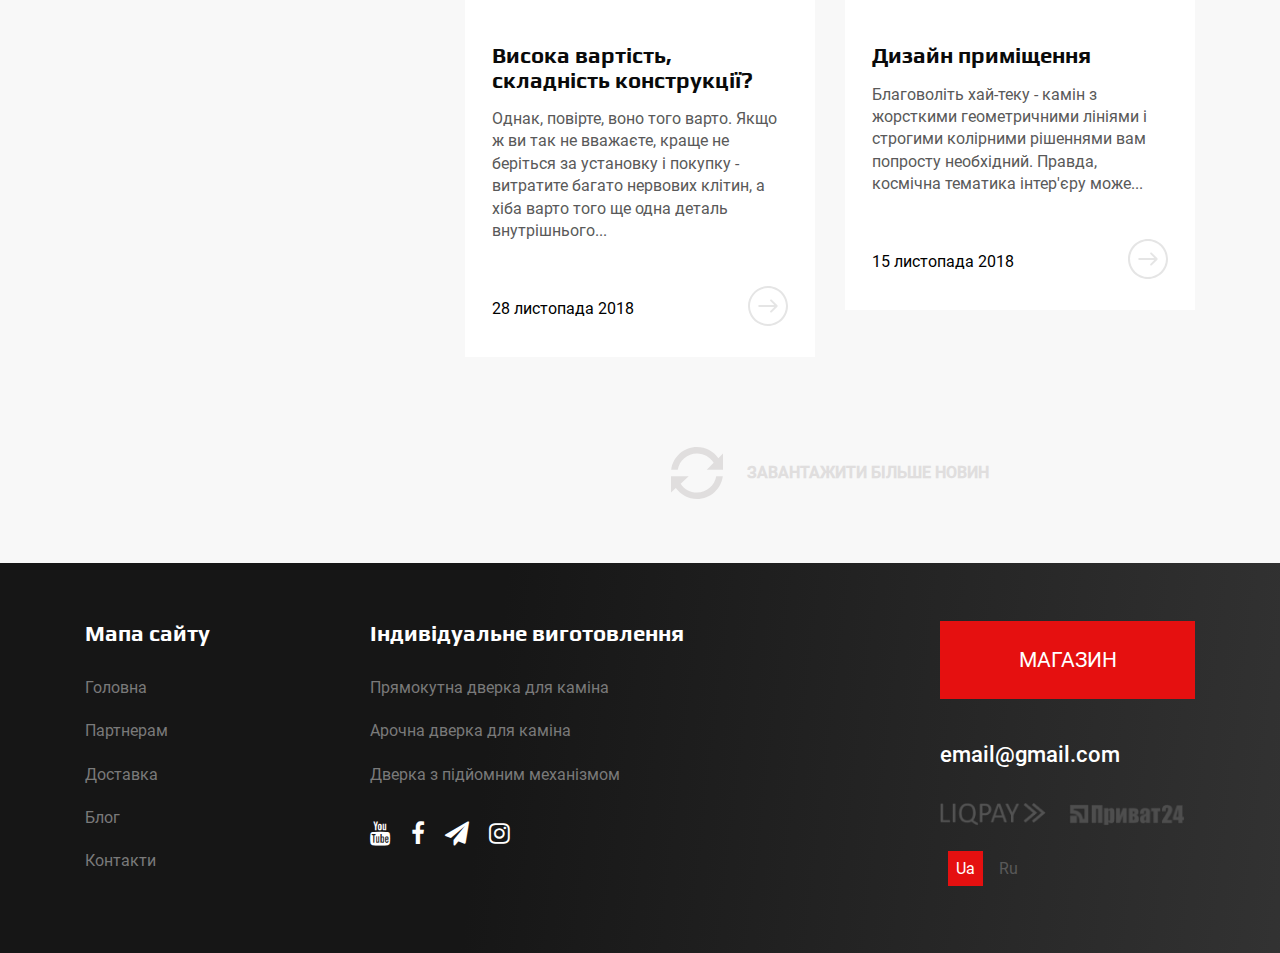
<file: blog.html>
<!DOCTYPE html>
<html lang="en">

<head>
	<meta charset="UTF-8">
	<title>Start</title>
	<meta http-equiv="X-UA-Compatible" content="IE=edge">
	<meta name="viewport" content="width=device-width, initial-scale=1">
	<link rel="icon" href="favicon.png" />
	<link rel="stylesheet" type="text/css" href="libs/bootstrap-grid.min.css">
	<link rel="stylesheet" type="text/css" href="libs/slick.css" />
	<link rel="stylesheet" type="text/css" href="libs/font-awesome.css">
	<link rel="stylesheet" href="css/main.css" />
	<script src="https://ajax.googleapis.com/ajax/libs/jquery/3.3.1/jquery.min.js"></script>
</head>

<body>
		<header >
			<div class="header">
				<div class="container">
					<div class="header-block">
						<div class="header-logo">
							<a href="index.html"><svg width="129" height="23" viewBox="0 0 129 23" fill="none" xmlns="http://www.w3.org/2000/svg">
								<g filter="url(#filter0_d)">
								<path d="M62.984 18.2422L63.0621 18.5449L63.15 18.2422L67.6227 5.78125H68.941L63.648 20H62.4957L57.2027 5.78125H58.5113L62.984 18.2422ZM83.4117 13.6621C83.4117 14.9707 83.1839 16.1198 82.7281 17.1094C82.2789 18.099 81.6344 18.8607 80.7945 19.3945C79.9547 19.9284 78.9846 20.1953 77.8844 20.1953C76.2242 20.1953 74.8831 19.6029 73.8609 18.418C72.8388 17.2266 72.3277 15.6217 72.3277 13.6035V12.1387C72.3277 10.8431 72.5556 9.69727 73.0113 8.70117C73.4736 7.69857 74.1246 6.93034 74.9645 6.39648C75.8043 5.85612 76.7711 5.58594 77.8648 5.58594C78.9586 5.58594 79.9221 5.84961 80.7555 6.37695C81.5953 6.9043 82.2431 7.64974 82.6988 8.61328C83.1546 9.57682 83.3922 10.6934 83.4117 11.9629V13.6621ZM82.2105 12.1191C82.2105 10.4069 81.8232 9.06576 81.0484 8.0957C80.2737 7.12565 79.2125 6.64062 77.8648 6.64062C76.5432 6.64062 75.4885 7.12891 74.7008 8.10547C73.9195 9.07552 73.5289 10.4329 73.5289 12.1777V13.6621C73.5289 15.3483 73.9195 16.6862 74.7008 17.6758C75.482 18.6589 76.5432 19.1504 77.8844 19.1504C79.2451 19.1504 80.3063 18.6654 81.068 17.6953C81.8297 16.7188 82.2105 15.3613 82.2105 13.623V12.1191ZM88.4391 20V5.78125H92.4137C93.579 5.78125 94.624 6.04818 95.5484 6.58203C96.4729 7.10938 97.1923 7.86784 97.7066 8.85742C98.2275 9.84701 98.4879 10.9733 98.4879 12.2363V13.5449C98.4879 14.8145 98.2307 15.9408 97.7164 16.9238C97.2021 17.9069 96.4762 18.6654 95.5387 19.1992C94.6077 19.7331 93.5367 20 92.3258 20H88.4391ZM89.6402 6.80664V18.9844H92.3355C93.8329 18.9844 95.0341 18.4896 95.9391 17.5C96.844 16.5039 97.2965 15.1595 97.2965 13.4668V12.2168C97.2965 10.5827 96.8505 9.27409 95.9586 8.29102C95.0667 7.30794 93.8915 6.81315 92.4332 6.80664H89.6402ZM111.005 16.0156H104.55L103.086 20H101.826L107.207 5.78125H108.349L113.73 20H112.48L111.005 16.0156ZM104.921 14.9902H110.625L107.773 7.24609L104.921 14.9902Z" fill="#0A0A0A"/>
								<path d="M12.9492 13.2129C12.9492 14.6126 12.7018 15.8398 12.207 16.8945C11.7122 17.9492 11.0026 18.763 10.0781 19.3359C9.16016 19.9089 8.10547 20.1953 6.91406 20.1953C5.73568 20.1953 4.68424 19.9121 3.75977 19.3457C2.83529 18.7793 2.11914 17.972 1.61133 16.9238C1.10352 15.8691 0.846354 14.6582 0.839844 13.291V12.5879C0.839844 11.1882 1.09049 9.95768 1.5918 8.89648C2.09961 7.82878 2.8125 7.01172 3.73047 6.44531C4.65495 5.8724 5.70964 5.58594 6.89453 5.58594C8.07943 5.58594 9.13086 5.8724 10.0488 6.44531C10.9733 7.01172 11.6862 7.82878 12.1875 8.89648C12.6953 9.95768 12.9492 11.1849 12.9492 12.5781V13.2129ZM9.98047 12.5684C9.98047 11.0775 9.71354 9.94466 9.17969 9.16992C8.64583 8.39518 7.88411 8.00781 6.89453 8.00781C5.91146 8.00781 5.15299 8.39193 4.61914 9.16016C4.08529 9.92188 3.8151 11.0417 3.80859 12.5195V13.2129C3.80859 14.6647 4.07552 15.791 4.60938 16.5918C5.14323 17.3926 5.91146 17.793 6.91406 17.793C7.89714 17.793 8.65234 17.4089 9.17969 16.6406C9.70703 15.8659 9.97396 14.7396 9.98047 13.2617V12.5684ZM28.3281 18.2031C27.8008 18.8346 27.0553 19.3262 26.0918 19.6777C25.1283 20.0228 24.0605 20.1953 22.8887 20.1953C21.6582 20.1953 20.5775 19.9284 19.6465 19.3945C18.722 18.8542 18.0059 18.0729 17.498 17.0508C16.9967 16.0286 16.7396 14.8275 16.7266 13.4473V12.4805C16.7266 11.0612 16.9642 9.83398 17.4395 8.79883C17.9212 7.75716 18.6113 6.96289 19.5098 6.41602C20.4147 5.86263 21.4727 5.58594 22.6836 5.58594C24.3698 5.58594 25.6882 5.98958 26.6387 6.79688C27.5892 7.59766 28.1523 8.76628 28.3281 10.3027H25.4766C25.3464 9.48893 25.0566 8.89323 24.6074 8.51562C24.1647 8.13802 23.5527 7.94922 22.7715 7.94922C21.7754 7.94922 21.0169 8.32357 20.4961 9.07227C19.9753 9.82096 19.7116 10.9342 19.7051 12.4121V13.3203C19.7051 14.8112 19.9883 15.9375 20.5547 16.6992C21.1211 17.4609 21.9512 17.8418 23.0449 17.8418C24.1452 17.8418 24.9297 17.6074 25.3984 17.1387V14.6875H22.7324V12.5293H28.3281V18.2031ZM44.2734 20H41.3438L35.6406 10.6445V20H32.7109V5.78125H35.6406L41.3535 15.1562V5.78125H44.2734V20ZM57.3867 13.8379H51.7617V17.6465H58.3633V20H48.832V5.78125H58.3438V8.1543H51.7617V11.543H57.3867V13.8379Z"/>
								</g>
								<defs>
								<filter id="filter0_d" x="0" y="0" width="130.9" height="24" filterUnits="userSpaceOnUse" color-interpolation-filters="sRGB">
								<feFlood flood-opacity="0" result="BackgroundImageFix"/>
								<feColorMatrix in="SourceAlpha" type="matrix" values="0 0 0 0 0 0 0 0 0 0 0 0 0 0 0 0 0 0 127 0"/>
								<feOffset dx="1" dy="1"/>
								<feGaussianBlur stdDeviation="0.5"/>
								<feColorMatrix type="matrix" values="0 0 0 0 0 0 0 0 0 0 0 0 0 0 0 0 0 0 0.15 0"/>
								<feBlend mode="normal" in2="BackgroundImageFix" result="effect1_dropShadow"/>
								<feBlend mode="normal" in="SourceGraphic" in2="effect1_dropShadow" result="shape"/>
								</filter>
								</defs>
								</svg>
							</a>
						</div>
						<div class="mobile_menu">
							<div class="menu-humburger menu-humburger--close2">
						        <div class="menu-humburger__icon">
							          <div class="menu-humburger__line menu-humburger__line--1"></div>
							          <div class="menu-humburger__line menu-humburger__line--2"></div>
							          <div class="menu-humburger__line menu-humburger__line--3"></div>
						        </div>
						    </div>
						</div>
						<nav class="header__menu">
							<ul class="main_menu list-style-none">
							    <li class="current-menu-item"><a href="index.html">Головна</a></li>
							    <li><a href="shop.html">магазин</a></li>
							    <li><a href="portners.html">партнерам</a></li>
							    <li><a href="delivery.html">доставка</a></li>
							    <li><a href="blog.html">блог</a></li>
							    <li><a href="contacts.html">контакти</a></li>
							</ul>
							<div class="language-mobile d-md-none d-flex">
								<ul class="language__list list-style-none">
								    <li class="current"><a  href="#">UA</a></li>
								    <li><a href="#">RU</a></li>
								</ul>
								<div id="mob-search">
								    <form class="">
										<input type="search" placeholder="Search">
									</form>
								</div>
							</div>
						</nav>
						<div class="d-md-flex d-none align-items-center">
							<a class="header-phone d-xl-flex d-none" href="tel:+380 050 000 00 00">+380 /050/ 000 00 00 </a>
							<div id="wrap">
							    <form action="" autocomplete="off">
							    <input id="search" name="search" type="text" placeholder="Введіть текст для пошуку"><input id="search_submit" value="Rechercher" type="submit">
							    </form>
							</div>
							<div class="language d-lg-flex d-none">
								<ul class="language__list list-style-none">
								    <li><a class="current" href="#">UA</a></li>
								    <li><a href="#">RU</a></li>
								</ul>
							</div>
						</div>
					</div>
				</div>
			</div>
		</header>
	<div class="header-black">
		<div class="container header-black__block">
			<div class="header-products">
				<a href="shop.html" class="header-products__block">
					<svg width="30" height="30" viewBox="0 0 30 30" fill="none" xmlns="http://www.w3.org/2000/svg">
						<g clip-path="url(#clip0)">
							<path d="M29.6296 30C29.6239 29.2695 29.5912 6.49492 29.5912 6.49492C29.5912 6.35108 29.5629 6.20864 29.508 6.07575C29.453 5.94286 29.3725 5.82212 29.271 5.72041C29.1695 5.6187 29.049 5.53802 28.9163 5.48297C28.7837 5.42793 28.6415 5.3996 28.4979 5.3996C25.7042 5.3996 22.8039 3.72485 20.2456 2.24743C18.1571 1.04142 16.3538 0 14.8071 0C13.2604 0 11.4572 1.04142 9.36866 2.24743C6.81034 3.72485 3.91001 5.3996 1.11632 5.3996C0.826371 5.3996 0.548294 5.515 0.343267 5.72041C0.13824 5.92582 0.0230566 6.20442 0.0230566 6.49492L0 30H29.6296ZM16.253 27.8094H13.612C11.5734 24.6659 12.7109 23.0652 14.0203 21.224C14.4077 20.7052 14.7607 20.1615 15.0771 19.5964C15.1805 19.8059 15.2546 20.0288 15.2971 20.2586C15.5334 21.5166 14.8369 22.8804 14.6188 23.2096C14.5199 23.3387 14.4509 23.4883 14.4169 23.6475C14.3829 23.8066 14.3847 23.9714 14.4223 24.1298C14.4598 24.2882 14.5321 24.4362 14.6339 24.563C14.7357 24.6899 14.8645 24.7924 15.0108 24.8632C15.3976 25.0526 15.8224 25.1513 16.253 25.1519C16.7604 25.1504 17.2595 25.0217 17.7046 24.7775C17.4971 25.9181 16.7055 27.2088 16.253 27.8094ZM19.5741 26.2164C19.7444 25.7378 19.8589 25.2411 19.9151 24.7361C20.0285 23.6167 19.7518 22.6186 19.1168 21.8486C19.0142 21.7252 18.8857 21.6259 18.7406 21.5577C18.5954 21.4895 18.437 21.4542 18.2767 21.4542C18.1163 21.4542 17.958 21.4895 17.8128 21.5577C17.6676 21.6259 17.5391 21.7252 17.4365 21.8486C17.5223 21.377 17.549 20.8966 17.5163 20.4184C17.4029 18.8697 16.6027 17.5472 15.2029 16.5944C15.0423 16.4851 14.8555 16.4206 14.6618 16.4076C14.4681 16.3946 14.2744 16.4335 14.1007 16.5204C13.9269 16.6072 13.7794 16.7388 13.6733 16.9017C13.5671 17.0646 13.5062 17.2529 13.4967 17.4471C13.4583 18.246 12.8934 19.0391 12.2402 19.9573C11.1238 21.5262 9.69241 23.5378 10.5791 26.5023C9.89896 25.8738 9.36866 24.945 9.29372 23.5263C9.2284 22.2827 9.35809 21.1855 9.47241 20.2172C9.68184 18.4385 9.88263 16.7397 8.59146 15.3556C8.90969 15.2366 9.24706 15.1772 9.58673 15.1805C10.3005 15.1805 10.9769 15.4211 11.4447 15.8407C11.6125 15.9927 11.8233 16.0888 12.0479 16.1158C12.2726 16.1427 12.5 16.0991 12.6989 15.9911C12.8978 15.8831 13.0583 15.7159 13.1584 15.5126C13.2584 15.3093 13.2931 15.08 13.2575 14.8561C12.9693 13.0043 13.2729 11.4527 14.101 10.4854C14.4857 10.0311 15 9.70565 15.5747 9.55276C14.6678 11.9975 16.6555 14.1833 18.3165 16.0092C19.7297 17.5636 21.19 19.17 21.5128 21.0267C21.8077 22.7726 21.1438 24.7948 19.5741 26.2164ZM2.20959 7.52575C5.2031 7.18117 8.08998 5.51317 10.461 4.1445C12.2008 3.13966 13.8455 2.19064 14.8071 2.19064C15.7688 2.19064 17.4135 3.13966 19.1543 4.14546C21.5252 5.51413 24.4121 7.18214 27.4056 7.52671V27.8094H21.0295C21.4288 27.4524 21.7948 27.0597 22.1228 26.6361C23.4802 24.8747 24.0269 22.7495 23.6599 20.6532C23.2285 18.1681 21.4743 16.2382 19.9267 14.5356C17.3693 11.7232 16.887 10.7472 18.3665 9.24187C18.5033 9.10265 18.6005 8.92929 18.648 8.73975C18.6954 8.55021 18.6914 8.35141 18.6363 8.16396C18.5812 7.97651 18.4771 7.80724 18.3347 7.67369C18.1923 7.54015 18.0169 7.44719 17.8266 7.40447C17.3757 7.30252 16.915 7.25056 16.4528 7.24951C14.8619 7.24951 13.4353 7.89149 12.4361 9.05804C11.5379 10.1072 11.0383 11.5268 10.9701 13.1679C10.5181 13.0463 10.0519 12.9851 9.58385 12.986C7.91129 12.986 6.51637 13.7377 5.94283 14.9485C5.82716 15.1931 5.80594 15.4719 5.88329 15.7312C5.96063 15.9905 6.13105 16.2119 6.3617 16.3528C7.57793 17.0949 7.55583 17.8062 7.30125 19.9573C7.17636 21.0161 7.0361 22.2086 7.10911 23.6389C7.20999 25.559 7.90168 26.8834 8.78071 27.8094H2.20959V7.52575Z" />
						</g>
						<defs>
							<clipPath id="clip0">
								<rect width="29.6296" height="30" fill="white" />
							</clipPath>
						</defs>
					</svg>
					<span class="header-products__name">дверки серійного виробництва</span>
				</a>
				<a href="shop.html" class="header-products__block">
					<svg width="30" height="29" viewBox="0 0 30 29" fill="none" xmlns="http://www.w3.org/2000/svg">
						<g clip-path="url(#clip0)">
							<path d="M29.63 2.03824C29.6295 1.49781 29.4181 0.979656 29.0421 0.597515C28.6661 0.215375 28.1563 0.000478679 27.6245 0H2.00545C1.47372 0.000478679 0.963897 0.215375 0.587903 0.597515C0.21191 0.979656 0.000470979 1.49781 0 2.03824L0 26.0868C0.000470979 26.6272 0.21191 27.1453 0.587903 27.5275C0.963897 27.9096 1.47372 28.1245 2.00545 28.125H27.6245C28.1563 28.1245 28.6661 27.9096 29.0421 27.5275C29.4181 27.1453 29.6295 26.6272 29.63 26.0868V2.03824ZM27.1247 25.5797H2.50793V2.54893H27.1247V25.5797Z" />
							<path d="M18.2918 13.1875C18.5297 12.9525 18.6663 12.6313 18.6716 12.2942C18.6769 11.957 18.5506 11.6315 18.3203 11.3888L11.9944 5.32473C11.8806 5.20116 11.7436 5.10188 11.5916 5.0327C11.4396 4.96351 11.2755 4.92581 11.109 4.92178C10.9425 4.91775 10.7768 4.94748 10.6217 5.00924C10.4666 5.071 10.3252 5.16354 10.2057 5.28146C10.0862 5.39939 9.99098 5.54033 9.92565 5.69607C9.86033 5.8518 9.82618 6.0192 9.82522 6.18849C9.82425 6.35778 9.85648 6.52557 9.92002 6.68207C9.98357 6.83856 10.0772 6.98062 10.1953 7.09994L16.5176 13.1559C16.632 13.2765 16.7687 13.373 16.9198 13.4398C17.0709 13.5067 17.2335 13.5426 17.3983 13.5455C17.563 13.5485 17.7268 13.5184 17.8801 13.4569C18.0334 13.3955 18.1733 13.304 18.2918 13.1875Z" />
							<path d="M25.4352 14.8733C25.5534 14.7567 25.6478 14.6176 25.7131 14.464C25.7785 14.3103 25.8133 14.1451 25.8158 13.9777C25.8183 13.8104 25.7883 13.6441 25.7276 13.4885C25.6668 13.333 25.5765 13.1911 25.4618 13.0709L16.7375 4.75076C16.6252 4.62134 16.4882 4.51643 16.3348 4.44242C16.1814 4.3684 16.0149 4.3268 15.8452 4.32016C15.6756 4.31351 15.5063 4.34195 15.3478 4.40376C15.1893 4.46556 15.0448 4.55943 14.923 4.67969C14.8013 4.79995 14.7048 4.94409 14.6395 5.10337C14.5742 5.26265 14.5413 5.43375 14.543 5.6063C14.5447 5.77885 14.5809 5.94925 14.6493 6.10719C14.7177 6.26512 14.8169 6.40729 14.941 6.52507L23.6645 14.8407C23.8953 15.0833 24.2113 15.2229 24.5432 15.229C24.8751 15.2351 25.1959 15.1072 25.4352 14.8733Z" />
						</g>
						<defs>
							<clipPath id="clip0">
								<rect width="29.63" height="28.125" fill="white" />
							</clipPath>
						</defs>
					</svg>
					<span class="header-products__name">Монтажні елементи та запчастини</span>
				</a>
				<a href="shop.html" class="header-products__block">
					<svg width="24" height="30" viewBox="0 0 24 30" fill="none" xmlns="http://www.w3.org/2000/svg">
						<g clip-path="url(#clip0)">
							<path d="M19.7082 23.3831H19.6047L18.1264 19.7229C18.9051 19.2347 19.6085 18.6356 20.2143 17.9444C21.8551 16.0624 22.7657 13.6538 22.7803 11.157C22.7798 10.8741 22.6672 10.603 22.4672 10.4029C22.2672 10.2029 21.996 10.0903 21.7131 10.0898H4.42577C4.14239 10.0895 3.8705 10.2018 3.66986 10.4019C3.46922 10.602 3.35623 10.8736 3.35574 11.157C3.35574 11.4366 3.36879 11.7247 3.39302 12.0117H1.06282C0.779646 12.0117 0.508072 12.1242 0.307839 12.3245C0.107607 12.5247 -0.00488281 12.7963 -0.00488281 13.0794C-0.00488281 13.3626 0.107607 13.6342 0.307839 13.8344C0.508072 14.0346 0.779646 14.1471 1.06282 14.1471H3.81432C4.24242 15.5484 4.96187 16.8434 5.92549 17.9472C6.51245 18.6166 7.19084 19.2 7.94065 19.68L4.46119 28.5422C4.40996 28.6727 4.38494 28.812 4.38755 28.9521C4.39015 29.0923 4.42034 29.2306 4.47638 29.3591C4.53242 29.4875 4.61322 29.6037 4.71417 29.701C4.81512 29.7982 4.93423 29.8747 5.06471 29.9259C5.19519 29.9771 5.33449 30.0021 5.47464 29.9995C5.61479 29.9969 5.75306 29.9667 5.88154 29.9107C6.01003 29.8547 6.12622 29.7739 6.22348 29.6729C6.32074 29.572 6.39716 29.4529 6.44839 29.3224L7.1633 27.5011H16.4226C16.7954 28.9486 18.1488 29.9991 19.7082 29.9991C21.577 29.9991 23.0982 28.5152 23.0982 26.6911C23.0982 24.867 21.577 23.3831 19.7082 23.3831ZM20.9628 26.6911C20.9628 27.338 20.4035 27.8646 19.7082 27.8646C19.0129 27.8646 18.4555 27.3389 18.4555 26.692C18.4555 26.0452 19.0147 25.5185 19.7101 25.5185C20.4054 25.5185 20.9637 26.0452 20.9637 26.692L20.9628 26.6911ZM16.3956 18.2595H16.3872C16.3426 18.2776 16.2993 18.2988 16.2576 18.3229C15.2598 18.788 14.1707 19.0243 13.0699 19.0145C11.9473 19.0258 10.8369 18.7806 9.82346 18.2977C9.77637 18.2691 9.72714 18.2441 9.67619 18.2231C8.86201 17.8 8.13476 17.2273 7.5324 16.5351C6.47226 15.3199 5.79173 13.8204 5.57503 12.2224H20.5816C20.3648 13.8204 19.6843 15.3199 18.6242 16.5351C17.9999 17.2497 17.2423 17.8358 16.3937 18.2604L16.3956 18.2595ZM9.87099 20.6139C11.9198 21.3195 14.1442 21.329 16.1989 20.641L17.597 24.1064C17.1696 24.4397 16.8296 24.8718 16.6062 25.3657H8.00124L9.87099 20.6139Z" />
							<path d="M8.20219 6.71098C8.18727 6.78275 8.09593 6.94307 7.65785 7.21151C7.53806 7.28336 7.43468 7.37956 7.35441 7.49388C7.27413 7.60819 7.21874 7.73808 7.19181 7.87515C7.16752 8.00672 7.17159 8.14196 7.20374 8.27183C7.23588 8.40171 7.29537 8.52322 7.37823 8.62827C7.48147 8.75792 7.6128 8.86244 7.7623 8.93397C7.91181 9.00549 8.0756 9.04215 8.24133 9.04119C8.44776 9.04187 8.65036 8.98542 8.82668 8.87807C9.66556 8.36543 10.1596 7.76796 10.3012 7.10059C10.5007 6.16199 9.94611 5.3576 9.64878 4.92605C9.44931 4.6371 9.27595 4.3668 9.30204 4.22419C9.31696 4.15242 9.4083 3.9921 9.84638 3.72366C9.96617 3.65181 10.0695 3.55561 10.1498 3.4413C10.2301 3.32698 10.2855 3.19709 10.3124 3.06002C10.3367 2.92845 10.3326 2.79321 10.3005 2.66334C10.2683 2.53347 10.2089 2.41195 10.126 2.3069C9.95624 2.09557 9.7155 1.95308 9.44856 1.90594C9.18162 1.85879 8.90664 1.91019 8.67475 2.05058C7.83588 2.56322 7.34188 3.16068 7.2002 3.82805C7.00167 4.76666 7.55532 5.57012 7.85266 6.0026C8.05305 6.29527 8.22922 6.56651 8.20219 6.71098Z" />
							<path d="M16.9204 6.71095C16.9055 6.78272 16.8141 6.94304 16.3761 7.21148C16.2562 7.28329 16.1528 7.37947 16.0725 7.4938C15.9923 7.60812 15.9369 7.73804 15.91 7.87512C15.8857 8.00669 15.8898 8.14193 15.9219 8.2718C15.9541 8.40168 16.0136 8.5232 16.0964 8.62825C16.2002 8.75852 16.3322 8.86341 16.4826 8.93497C16.633 9.00652 16.7977 9.04284 16.9642 9.04116C17.1706 9.04185 17.3732 8.98539 17.5495 8.87805C18.3884 8.3654 18.8824 7.76794 19.0241 7.10056C19.2226 6.16196 18.669 5.35757 18.3716 4.92602C18.1722 4.63614 17.9988 4.36677 18.0249 4.22416C18.0398 4.15239 18.1312 3.99207 18.5692 3.72363C18.6891 3.65182 18.7925 3.55564 18.8728 3.44131C18.953 3.32699 19.0084 3.19708 19.0353 3.05999C19.0596 2.92842 19.0555 2.79318 19.0234 2.66331C18.9912 2.53343 18.9317 2.41192 18.8489 2.30687C18.679 2.09506 18.4379 1.95226 18.1706 1.9051C17.9032 1.85794 17.6278 1.90963 17.3958 2.05054C16.5569 2.56319 16.0629 3.16065 15.9212 3.82802C15.7217 4.76663 16.2763 5.57102 16.5737 6.00257C16.7778 6.29525 16.9502 6.56648 16.9204 6.71095Z" />
							<path d="M12.4509 6.29341C12.3931 6.56651 12.0864 6.87409 11.5402 7.20871C11.4204 7.28057 11.3171 7.37676 11.2368 7.49108C11.1565 7.60539 11.1011 7.73528 11.0742 7.87235C11.05 8.00392 11.0541 8.13915 11.0862 8.26901C11.1183 8.39888 11.1778 8.5204 11.2606 8.62548C11.3639 8.75601 11.4955 8.86129 11.6455 8.93332C11.7956 9.00535 11.9601 9.04224 12.1265 9.04118C12.3329 9.04187 12.5355 8.98542 12.7118 8.87807C13.7521 8.23959 14.3672 7.50138 14.5406 6.68115C14.7857 5.52723 14.0923 4.52059 13.7194 3.97811C13.3466 3.43564 13.1304 3.04603 13.1937 2.7459C13.2515 2.4728 13.5582 2.16521 14.1034 1.83153C14.2232 1.75967 14.3266 1.66348 14.4069 1.54916C14.4872 1.43485 14.5426 1.30495 14.5695 1.16789C14.5938 1.03632 14.5897 0.901078 14.5576 0.771205C14.5254 0.641332 14.4659 0.519813 14.3831 0.414763C14.2125 0.204101 13.9712 0.0625512 13.7041 0.0164326C13.437 -0.029686 13.1622 0.0227649 12.9309 0.164033C11.8935 0.800645 11.2783 1.53979 11.104 2.36002C10.8589 3.51394 11.5523 4.52059 11.9252 5.06306C12.298 5.60553 12.5152 5.99328 12.4509 6.29341Z" />
						</g>
						<defs>
							<clipPath id="clip0">
								<rect width="23.0979" height="30" fill="white" />
							</clipPath>
						</defs>
					</svg>
					<span class="header-products__name">мангали</span>
				</a>
			</div>
			<div class="header-cart__icon">
				<a href="#" class="header-cart__icon-link"><img src="img/shopping-cart-empty-side-view.svg" alt="cart"></a>
				<span>1</span>
			</div>
		</div>
	</div>
	<main class="blog main">
		<div class="container">
			<div class="row">
				<div class="col-12">
					<div class="path-page">
						<a href="index.html"><img src="img/icons/home.svg" alt="" title="">Головна</a>
						<span>Блог</span>
					</div>
				</div>
			</div>
		</div>
		<div class="container">
			<h1 class="page-title">Блог</h1>
			<div class="row">

				<!-- SIDEBAR start -->
				<button class="navigation-btn" type="button">Категорії публікацій</button>
				<aside class="col-xl-4 col-lg-5 col-md-6 col-12 sidebar">
					<div class="sidebar-navigation">
						<p class="sidebar-title">Категорії публікацій</p>
						<nav class="sidebar-menu">
							<ul class="list-style-none">
								<li><a href="#">Портфоліо</a></li>
								<li><a href="#">Инструкції</a></li>
								<li><a href="#">Статті </a></li>
								<li><a href="#">Поради</a></li>
							</ul>
						</nav>
						<div class="search__block">
							<p>Пошук по блозі</p>
							<div class="search-input">
								<input type="search" name="search" autocomplete="off" placeholder="Введіть текст для пошуку">
								<button type="submit" class="search-btn">
									<svg width="31" height="31" viewBox="0 0 31 31" fill="none" xmlns="http://www.w3.org/2000/svg">
										<path d="M29.9707 28.227L22.8383 21.0945C24.6063 18.9391 25.6719 16.1781 25.6719 13.1689C25.6719 6.2666 20.0713 0.666016 13.1689 0.666016C6.26055 0.666016 0.666016 6.2666 0.666016 13.1689C0.666016 20.0713 6.26055 25.6719 13.1689 25.6719C16.1781 25.6719 18.933 24.6123 21.0885 22.8443L28.2209 29.9707C28.7053 30.4551 29.4863 30.4551 29.9707 29.9707C30.4551 29.4924 30.4551 28.7053 29.9707 28.227ZM13.1689 23.1834C7.64102 23.1834 3.14844 18.6908 3.14844 13.1689C3.14844 7.64707 7.64102 3.14844 13.1689 3.14844C18.6908 3.14844 23.1895 7.64707 23.1895 13.1689C23.1895 18.6908 18.6908 23.1834 13.1689 23.1834Z" />
									</svg>
								</button>
							</div>
						</div>
					</div>
					<div class="sidebar-social">
						<p class="sidebar-title">Приєднюйтесь до нас у соцмережах</p>
						<div class="sidebar-social__block">
							<div class="sidebar-social__icon">
								<img src="img/facebook-logo.svg" alt="facebook logo">
							</div>
							<div class="sidebar-social__digit">
								<p class="sidebar-social__amount">1 207</p>
								<span>Вже з нами</span>
							</div>
							<div class="sidebar-social__subscribe">
								<a href="#" class="btn">підписатися</a>
							</div>
						</div>
						<div class="sidebar-social__block">
							<div class="sidebar-social__icon">
								<img src="img/youtube.svg" alt="youtube logo">
							</div>
							<div class="sidebar-social__digit">
								<p class="sidebar-social__amount">920</p>
								<span>Нас дивляться</span>
							</div>
							<div class="sidebar-social__subscribe">
								<a href="#" class="btn">підписатися</a>
							</div>
						</div>
						<div class="sidebar-social__block">
							<div class="sidebar-social__icon">
								<img src="img/instagram.svg" alt="instagram logo">
							</div>
							<div class="sidebar-social__digit">
								<p class="sidebar-social__amount">1 507</p>
								<span>Стежать за нами</span>
							</div>
							<div class="sidebar-social__subscribe">
								<a href="#" class="btn">підписатися</a>
							</div>
						</div>
					</div>
					<div class="sidebar-popup">
						<p>цікавлять дверки по індивідуальних розмірах?</p>
						<a href="#" class="btn btn-black">розрахувати ціну</a>
					</div>
				</aside>

				<!-- SIDEBAR end -->

				<!-- CONTENT start -->
				<div class="col-xl-8 col-lg-7 col-md-6 col-12 content">
					<section class="row">
						<article class="col-lg-6 col-12">
							<div class="blog-article__block">
								<a href="open-blog.html" class="blog-article__img" style="background: url(img/arched-fireplace-door-arch-fireplace-door-full-arched-fireplace-doors-round-arch-fireplace-doors.jpg); background-size: cover;"></a>
								<div class="blog-article__content">
									<h3 class="blog-article__name"><a href="open-blog.html">Каміни в стилях</a></h3>
									<p class="blog-article__description">Камін — важливий елемент помешкання, своєрідний його центр. Тому в
										Західній Європі він став предметом декорування та удосконалень. Збереглися каміни...</p>
									<div class="blog-article__footer">
										<time pubdate datetime="2018-12-10">10 грудня 2018</time>
										<a href="open-blog.html">
											<svg width="40" height="40" viewBox="0 0 40 40" fill="none" xmlns="http://www.w3.org/2000/svg">
												<path d="M20 40C31.0277 40 40 31.0277 40 20C40 8.97227 31.0277 0 20 0C8.97227 0 0 8.97227 0 20C0 31.0277 8.97227 40 20 40ZM20 1.99837C29.9266 1.99837 38.0016 10.0734 38.0016 20C38.0016 29.9266 29.9266 38.0016 20 38.0016C10.0734 38.0016 1.99837 29.9266 1.99837 20C1.99837 10.0734 10.0734 1.99837 20 1.99837Z" />
												<path d="M11.3128 21.0032H26.272L22.3569 24.9184C21.9654 25.3099 21.9654 25.9379 22.3569 26.3295C22.5526 26.5252 22.8055 26.6231 23.0665 26.6231C23.3275 26.6231 23.5804 26.5252 23.7761 26.3295L29.396 20.7096C29.7875 20.318 29.7875 19.69 29.396 19.2985L23.7761 13.6786C23.3846 13.287 22.7565 13.287 22.365 13.6786C21.9735 14.0701 21.9735 14.6981 22.365 15.0897L26.2802 19.0048H11.3128C10.7582 19.0048 10.3096 19.4534 10.3096 20.0081C10.3096 20.5627 10.7582 21.0032 11.3128 21.0032Z" />
											</svg>
										</a>
									</div>
								</div>
							</div>
						</article>
						<article class="col-lg-6 col-12">
							<div class="blog-article__block">
								<a href="open-blog.html" class="blog-article__img" style="background: url(img/plow-hearth-small-crest-iron-fireplace-screen-with-doors-for-cast-ideas-3.jpg); background-size: cover;"></a>
								<div class="blog-article__content">
									<h3 class="blog-article__name"><a href="open-blog.html">Новинки в технологічних процесах</a></h3>
									<p class="blog-article__description">Під час мурування печей крім цегли, глини та вапна використовуються
										покрівельна листова
										вапна використовуються покрівельна листова сталь, сталевий дріт, будівельна повсть...</p>
									<div class="blog-article__footer">
										<time pubdate datetime="2018-07-28">28 листопада 2018</time>
										<a href="open-blog.html">
											<svg width="40" height="40" viewBox="0 0 40 40" fill="none" xmlns="http://www.w3.org/2000/svg">
												<path d="M20 40C31.0277 40 40 31.0277 40 20C40 8.97227 31.0277 0 20 0C8.97227 0 0 8.97227 0 20C0 31.0277 8.97227 40 20 40ZM20 1.99837C29.9266 1.99837 38.0016 10.0734 38.0016 20C38.0016 29.9266 29.9266 38.0016 20 38.0016C10.0734 38.0016 1.99837 29.9266 1.99837 20C1.99837 10.0734 10.0734 1.99837 20 1.99837Z" />
												<path d="M11.3128 21.0032H26.272L22.3569 24.9184C21.9654 25.3099 21.9654 25.9379 22.3569 26.3295C22.5526 26.5252 22.8055 26.6231 23.0665 26.6231C23.3275 26.6231 23.5804 26.5252 23.7761 26.3295L29.396 20.7096C29.7875 20.318 29.7875 19.69 29.396 19.2985L23.7761 13.6786C23.3846 13.287 22.7565 13.287 22.365 13.6786C21.9735 14.0701 21.9735 14.6981 22.365 15.0897L26.2802 19.0048H11.3128C10.7582 19.0048 10.3096 19.4534 10.3096 20.0081C10.3096 20.5627 10.7582 21.0032 11.3128 21.0032Z" />
											</svg>
										</a>
									</div>
								</div>
							</div>
						</article>
						<article class="col-lg-6 col-12">
							<div class="blog-article__block">
								<a href="open-blog.html" class="blog-article__img" style="background: url(img/ergyn-meshekran-191492-unsplash.jpg); background-size: cover;"></a>
								<div class="blog-article__content">
									<h3 class="blog-article__name"><a href="open-blog.html">Опалення</a></h3>
									<p class="blog-article__description">Опалення є важливою перевагою, адже, незважаючи на відносну
										«декоративність» тепла, воно дійсно формує мікроклімат вашого особняка...</p>
									<div class="blog-article__footer">
										<time pubdate datetime="2018-11-02">2 листопада 2018</time>
										<a href="open-blog.html">
											<svg width="40" height="40" viewBox="0 0 40 40" fill="none" xmlns="http://www.w3.org/2000/svg">
												<path d="M20 40C31.0277 40 40 31.0277 40 20C40 8.97227 31.0277 0 20 0C8.97227 0 0 8.97227 0 20C0 31.0277 8.97227 40 20 40ZM20 1.99837C29.9266 1.99837 38.0016 10.0734 38.0016 20C38.0016 29.9266 29.9266 38.0016 20 38.0016C10.0734 38.0016 1.99837 29.9266 1.99837 20C1.99837 10.0734 10.0734 1.99837 20 1.99837Z" />
												<path d="M11.3128 21.0032H26.272L22.3569 24.9184C21.9654 25.3099 21.9654 25.9379 22.3569 26.3295C22.5526 26.5252 22.8055 26.6231 23.0665 26.6231C23.3275 26.6231 23.5804 26.5252 23.7761 26.3295L29.396 20.7096C29.7875 20.318 29.7875 19.69 29.396 19.2985L23.7761 13.6786C23.3846 13.287 22.7565 13.287 22.365 13.6786C21.9735 14.0701 21.9735 14.6981 22.365 15.0897L26.2802 19.0048H11.3128C10.7582 19.0048 10.3096 19.4534 10.3096 20.0081C10.3096 20.5627 10.7582 21.0032 11.3128 21.0032Z" />
											</svg>
										</a>
									</div>
								</div>
							</div>
						</article>
						<article class="col-lg-6 col-12">
							<div class="blog-article__block">
								<a href="open-blog.html" class="blog-article__img" style="background: url(img/armin-djuhic-609206-unsplash.jpg); background-size: cover;"></a>
								<div class="blog-article__content">
									<h3 class="blog-article__name"><a href="open-blog.html">«Статус дому»</a></h3>
									<p class="blog-article__description"> Якщо для вас важливо, щоб будинок виглядав дорого, щоб солідність
										вигляду житла відчувалася у всьому, камін вам необхідний. Адже він відразу змінює зовнішній вигляд...</p>
									<div class="blog-article__footer">
										<time pubdate datetime="2018-10-30">30 жовтня 2018</time>
										<a href="open-blog.html">
											<svg width="40" height="40" viewBox="0 0 40 40" fill="none" xmlns="http://www.w3.org/2000/svg">
												<path d="M20 40C31.0277 40 40 31.0277 40 20C40 8.97227 31.0277 0 20 0C8.97227 0 0 8.97227 0 20C0 31.0277 8.97227 40 20 40ZM20 1.99837C29.9266 1.99837 38.0016 10.0734 38.0016 20C38.0016 29.9266 29.9266 38.0016 20 38.0016C10.0734 38.0016 1.99837 29.9266 1.99837 20C1.99837 10.0734 10.0734 1.99837 20 1.99837Z" />
												<path d="M11.3128 21.0032H26.272L22.3569 24.9184C21.9654 25.3099 21.9654 25.9379 22.3569 26.3295C22.5526 26.5252 22.8055 26.6231 23.0665 26.6231C23.3275 26.6231 23.5804 26.5252 23.7761 26.3295L29.396 20.7096C29.7875 20.318 29.7875 19.69 29.396 19.2985L23.7761 13.6786C23.3846 13.287 22.7565 13.287 22.365 13.6786C21.9735 14.0701 21.9735 14.6981 22.365 15.0897L26.2802 19.0048H11.3128C10.7582 19.0048 10.3096 19.4534 10.3096 20.0081C10.3096 20.5627 10.7582 21.0032 11.3128 21.0032Z" />
											</svg>
										</a>
									</div>
								</div>
							</div>
						</article>
						<article class="col-lg-6 col-12">
							<div class="blog-article__block">
								<a href="open-blog.html" class="blog-article__img" style="background: url(img/ostap-senyuk-553721-unsplash.jpg); background-size: cover;"></a>
								<div class="blog-article__content">
									<h3 class="blog-article__name"><a href="open-blog.html">Висока вартість, складність конструкції?</a></h3>
									<p class="blog-article__description">Однак, повірте, воно того варто. Якщо ж ви так не вважаєте, краще не
										беріться за установку і покупку - витратите багато нервових клітин, а хіба варто того ще одна деталь
										внутрішнього...</p>
									<div class="blog-article__footer">
										<time pubdate datetime="2018-11-28">28 листопада 2018</time>
										<a href="open-blog.html">
											<svg width="40" height="40" viewBox="0 0 40 40" fill="none" xmlns="http://www.w3.org/2000/svg">
												<path d="M20 40C31.0277 40 40 31.0277 40 20C40 8.97227 31.0277 0 20 0C8.97227 0 0 8.97227 0 20C0 31.0277 8.97227 40 20 40ZM20 1.99837C29.9266 1.99837 38.0016 10.0734 38.0016 20C38.0016 29.9266 29.9266 38.0016 20 38.0016C10.0734 38.0016 1.99837 29.9266 1.99837 20C1.99837 10.0734 10.0734 1.99837 20 1.99837Z" />
												<path d="M11.3128 21.0032H26.272L22.3569 24.9184C21.9654 25.3099 21.9654 25.9379 22.3569 26.3295C22.5526 26.5252 22.8055 26.6231 23.0665 26.6231C23.3275 26.6231 23.5804 26.5252 23.7761 26.3295L29.396 20.7096C29.7875 20.318 29.7875 19.69 29.396 19.2985L23.7761 13.6786C23.3846 13.287 22.7565 13.287 22.365 13.6786C21.9735 14.0701 21.9735 14.6981 22.365 15.0897L26.2802 19.0048H11.3128C10.7582 19.0048 10.3096 19.4534 10.3096 20.0081C10.3096 20.5627 10.7582 21.0032 11.3128 21.0032Z" />
											</svg>
										</a>
									</div>
								</div>
							</div>
						</article>
						<article class="col-lg-6 col-12">
							<div class="blog-article__block">
								<a href="open-blog.html" class="blog-article__img" style="background: url(img/camylla-battani-781107-unsplash.jpg); background-size: cover;"></a>
								<div class="blog-article__content">
									<h3 class="blog-article__name"><a href="open-blog.html">Дизайн приміщення</a></h3>
									<p class="blog-article__description">Благоволіть хай-теку - камін з жорсткими геометричними лініями і строгими
										колірними рішеннями вам попросту необхідний. Правда, космічна тематика інтер'єру може...</p>
									<div class="blog-article__footer">
										<time pubdate datetime="2018-11-15">15 листопада 2018</time>
										<a href="open-blog.html">
											<svg width="40" height="40" viewBox="0 0 40 40" fill="none" xmlns="http://www.w3.org/2000/svg">
												<path d="M20 40C31.0277 40 40 31.0277 40 20C40 8.97227 31.0277 0 20 0C8.97227 0 0 8.97227 0 20C0 31.0277 8.97227 40 20 40ZM20 1.99837C29.9266 1.99837 38.0016 10.0734 38.0016 20C38.0016 29.9266 29.9266 38.0016 20 38.0016C10.0734 38.0016 1.99837 29.9266 1.99837 20C1.99837 10.0734 10.0734 1.99837 20 1.99837Z" />
												<path d="M11.3128 21.0032H26.272L22.3569 24.9184C21.9654 25.3099 21.9654 25.9379 22.3569 26.3295C22.5526 26.5252 22.8055 26.6231 23.0665 26.6231C23.3275 26.6231 23.5804 26.5252 23.7761 26.3295L29.396 20.7096C29.7875 20.318 29.7875 19.69 29.396 19.2985L23.7761 13.6786C23.3846 13.287 22.7565 13.287 22.365 13.6786C21.9735 14.0701 21.9735 14.6981 22.365 15.0897L26.2802 19.0048H11.3128C10.7582 19.0048 10.3096 19.4534 10.3096 20.0081C10.3096 20.5627 10.7582 21.0032 11.3128 21.0032Z" />
											</svg>
										</a>
									</div>
								</div>
							</div>
						</article>
						<a href="#" class="more">
							<svg viewBox="0 0 60 60" fill="none" xmlns="http://www.w3.org/2000/svg">
								<path d="M7.81125 33.75H0.2325H0V52.5L5.55375 47.3962C10.995 55.0238 19.9163 60 30 60C45.3 60 57.9225 48.5475 59.7675 33.75H52.1888C50.4038 44.3925 41.1488 52.5 30 52.5C22.1025 52.5 15.15 48.4275 11.1375 42.2662L20.4038 33.75H7.81125Z" />
								<path d="M29.9999 0C14.6999 0 2.07742 11.4525 0.232422 26.25H7.81117C9.59617 15.6075 18.8512 7.5 29.9999 7.5C38.1337 7.5 45.2624 11.8162 49.2149 18.285L41.2499 26.25H48.7499H52.1887H59.7674H59.9999V7.5L54.6299 12.87C49.2112 5.08875 40.1999 0 29.9999 0Z" />
							</svg>
							Завантажити більше новин
						</a>
					</section>
				</div>
				<!-- CONTENT end -->

			</div>
		</div>
	</main>
	<footer class="footer">
		<div class="container">
			<div class="row">
				<div class="col-3 d-none d-md-block order-1">
					<h3 class="footer-title">Мапа сайту</h3>
					<nav>
						<ul class="footer_menu list-style-none">
							<li class="current-menu-item"><a href="index.html">Головна</a></li>
							<li><a href="portners.html">Партнерам</a></li>
							<li><a href="delivery.html">Доставка</a></li>
							<li><a href="blog.html">Блог</a></li>
							<li><a href="contacts.html">Контакти</a></li>
						</ul>
					</nav>
				</div>
				<div class="col-md-6 col-12 order-md-2 order-3">
					<h3 class="footer-title d-none d-md-block">Індивідуальне виготовлення</h3>
					<nav class="d-none d-md-block">
						<ul class="footer_menu-indevidual list-style-none">
							<li class="current-menu-item"><a href="index.html">Прямокутна дверка для каміна</a></li>
							<li><a href="portners.html">Арочна дверка для каміна</a></li>
							<li><a href="delivery.html">Дверка з підйомним механізмом</a></li>
						</ul>
					</nav>
					<div class="footer__social">
						<ul class="list-style-none">
							<li><a href="#"><i class="fa fa-youtube" aria-hidden="true"></i></a></li>
							<li><a href="#"><i class="fa fa-facebook" aria-hidden="true"></i></a></li>
							<li><a href="#"><i class="fa fa-paper-plane" aria-hidden="true"></i></a></li>
							<li><a href="#"><i class="fa fa-instagram" aria-hidden="true"></i></a></li>
						</ul>
					</div>
				</div>
				<div class="col-md-3 col-12 order-md-3 order-2">
					<a href="#" class="btn-shop">магазин</a>
					<a class="footer-email d-none d-md-block" href="#">email@gmail.com</a>
					<div class="payment-icon">
						<img src="img/LIQPAY.png" alt="liqpay">
						<img src="img/privat24.png" alt="privat">
					</div>
					<div class="footer__phone d-md-none d-block">
						<a href="tel:+380500000000">+380 /050/ 000 00 00</a>
						<a href="tel:+380500000000">+380 /050/ 000 00 00</a>
					</div>
					<div class="language-footer d-none d-md-block">
						<ul class="language__list list-style-none">
							<li><a class="current" href="#">Ua</a></li>
							<li><a href="#">Ru</a></li>
						</ul>
					</div>
				</div>
			</div>
		</div>
		<!-- POPUP start -->
		<div class="form">
			<div id="overlay"></div>

			<!-- POPUP CULCULATE start -->
			<div class="rozrah-price-popup">
				<div class="rozrah-price">
					<span class="modal_close"><img src="img/Vector.svg" alt="close"></span>
					<h2>РОЗРАХУВАТИ вартість</h2>
					<p>Заповніть, будь ласка, форму і наші працівники </br> зв’яжуться з вами для більш детальної оцінки </p>
					<div class="proiom">
						<label>Висота пройома
							<span>мм</span>
							<input id="height-proioma" onkeyup="checkParams()" type="text" name="height-proioma">
						</label>
						<label>Ширина пройома
							<span>мм</span>
							<input id="width-proioma" onkeyup="checkParams()" type="text" name="width-proioma">
						</label>
					</div>
					<label>Ім’я<input id="name-proioma" onkeyup="checkParams()" type="text" name="name"></label>
					<label>Номер телефону<input onkeyup="checkParams()" id="phone-proioma" type="tel" name="phone"></label>
					<input type="button" class="btn-red btn" id="submit" value="розрахувати" style="display: none;">
				</div>
			</div>
			<!-- POPUP CULCULATE end -->

		</div>
		<!-- POPUP end -->
	</footer>
	<script type="text/javascript" src="libs/slick.min.js"></script>
	<script src="js/main.js"></script>
</body>

</html>
</file>
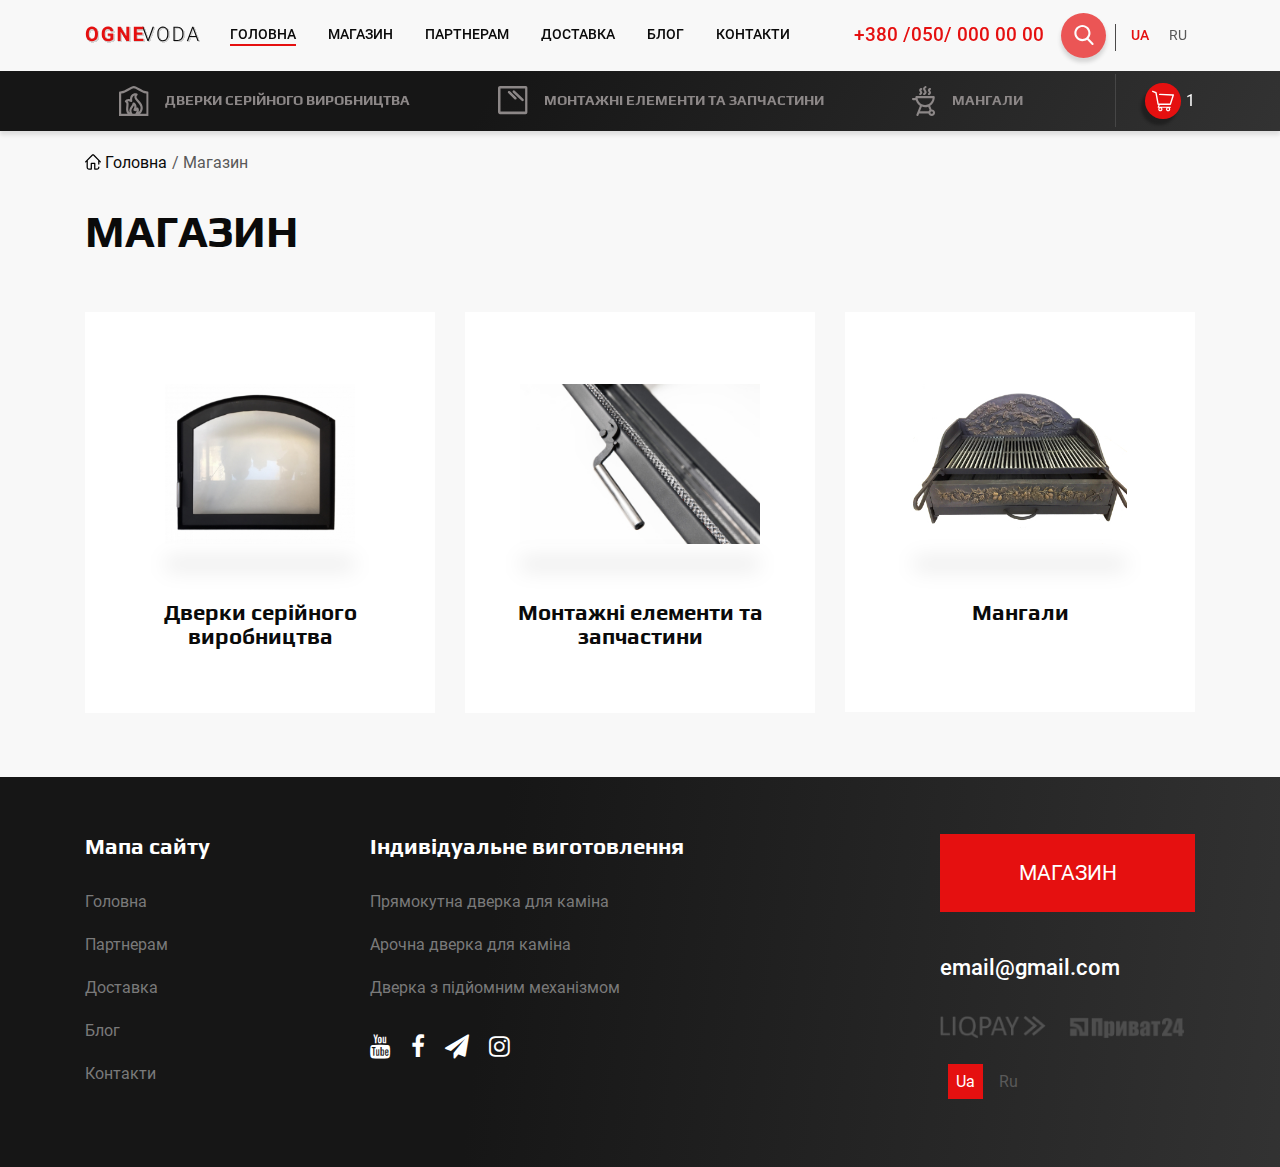
<file: category.html>
<!DOCTYPE html>
<html lang="en">

<head>
	<meta charset="UTF-8">
	<title>Start</title>
	<meta http-equiv="X-UA-Compatible" content="IE=edge">
	<meta name="viewport" content="width=device-width, initial-scale=1">
	<link rel="icon" href="favicon.png" />
	<link rel="stylesheet" type="text/css" href="libs/bootstrap-grid.min.css">
	<link rel="stylesheet" type="text/css" href="libs/slick.css" />
	<link rel="stylesheet" type="text/css" href="libs/font-awesome.css">
	<link rel="stylesheet" href="css/main.css" />
	<script src="https://ajax.googleapis.com/ajax/libs/jquery/3.3.1/jquery.min.js"></script>
</head>

<body>
		<header >
			<div class="header">
				<div class="container">
					<div class="header-block">
						<div class="header-logo">
							<a href="index.html"><svg width="129" height="23" viewBox="0 0 129 23" fill="none" xmlns="http://www.w3.org/2000/svg">
								<g filter="url(#filter0_d)">
								<path d="M62.984 18.2422L63.0621 18.5449L63.15 18.2422L67.6227 5.78125H68.941L63.648 20H62.4957L57.2027 5.78125H58.5113L62.984 18.2422ZM83.4117 13.6621C83.4117 14.9707 83.1839 16.1198 82.7281 17.1094C82.2789 18.099 81.6344 18.8607 80.7945 19.3945C79.9547 19.9284 78.9846 20.1953 77.8844 20.1953C76.2242 20.1953 74.8831 19.6029 73.8609 18.418C72.8388 17.2266 72.3277 15.6217 72.3277 13.6035V12.1387C72.3277 10.8431 72.5556 9.69727 73.0113 8.70117C73.4736 7.69857 74.1246 6.93034 74.9645 6.39648C75.8043 5.85612 76.7711 5.58594 77.8648 5.58594C78.9586 5.58594 79.9221 5.84961 80.7555 6.37695C81.5953 6.9043 82.2431 7.64974 82.6988 8.61328C83.1546 9.57682 83.3922 10.6934 83.4117 11.9629V13.6621ZM82.2105 12.1191C82.2105 10.4069 81.8232 9.06576 81.0484 8.0957C80.2737 7.12565 79.2125 6.64062 77.8648 6.64062C76.5432 6.64062 75.4885 7.12891 74.7008 8.10547C73.9195 9.07552 73.5289 10.4329 73.5289 12.1777V13.6621C73.5289 15.3483 73.9195 16.6862 74.7008 17.6758C75.482 18.6589 76.5432 19.1504 77.8844 19.1504C79.2451 19.1504 80.3063 18.6654 81.068 17.6953C81.8297 16.7188 82.2105 15.3613 82.2105 13.623V12.1191ZM88.4391 20V5.78125H92.4137C93.579 5.78125 94.624 6.04818 95.5484 6.58203C96.4729 7.10938 97.1923 7.86784 97.7066 8.85742C98.2275 9.84701 98.4879 10.9733 98.4879 12.2363V13.5449C98.4879 14.8145 98.2307 15.9408 97.7164 16.9238C97.2021 17.9069 96.4762 18.6654 95.5387 19.1992C94.6077 19.7331 93.5367 20 92.3258 20H88.4391ZM89.6402 6.80664V18.9844H92.3355C93.8329 18.9844 95.0341 18.4896 95.9391 17.5C96.844 16.5039 97.2965 15.1595 97.2965 13.4668V12.2168C97.2965 10.5827 96.8505 9.27409 95.9586 8.29102C95.0667 7.30794 93.8915 6.81315 92.4332 6.80664H89.6402ZM111.005 16.0156H104.55L103.086 20H101.826L107.207 5.78125H108.349L113.73 20H112.48L111.005 16.0156ZM104.921 14.9902H110.625L107.773 7.24609L104.921 14.9902Z" fill="#0A0A0A"/>
								<path d="M12.9492 13.2129C12.9492 14.6126 12.7018 15.8398 12.207 16.8945C11.7122 17.9492 11.0026 18.763 10.0781 19.3359C9.16016 19.9089 8.10547 20.1953 6.91406 20.1953C5.73568 20.1953 4.68424 19.9121 3.75977 19.3457C2.83529 18.7793 2.11914 17.972 1.61133 16.9238C1.10352 15.8691 0.846354 14.6582 0.839844 13.291V12.5879C0.839844 11.1882 1.09049 9.95768 1.5918 8.89648C2.09961 7.82878 2.8125 7.01172 3.73047 6.44531C4.65495 5.8724 5.70964 5.58594 6.89453 5.58594C8.07943 5.58594 9.13086 5.8724 10.0488 6.44531C10.9733 7.01172 11.6862 7.82878 12.1875 8.89648C12.6953 9.95768 12.9492 11.1849 12.9492 12.5781V13.2129ZM9.98047 12.5684C9.98047 11.0775 9.71354 9.94466 9.17969 9.16992C8.64583 8.39518 7.88411 8.00781 6.89453 8.00781C5.91146 8.00781 5.15299 8.39193 4.61914 9.16016C4.08529 9.92188 3.8151 11.0417 3.80859 12.5195V13.2129C3.80859 14.6647 4.07552 15.791 4.60938 16.5918C5.14323 17.3926 5.91146 17.793 6.91406 17.793C7.89714 17.793 8.65234 17.4089 9.17969 16.6406C9.70703 15.8659 9.97396 14.7396 9.98047 13.2617V12.5684ZM28.3281 18.2031C27.8008 18.8346 27.0553 19.3262 26.0918 19.6777C25.1283 20.0228 24.0605 20.1953 22.8887 20.1953C21.6582 20.1953 20.5775 19.9284 19.6465 19.3945C18.722 18.8542 18.0059 18.0729 17.498 17.0508C16.9967 16.0286 16.7396 14.8275 16.7266 13.4473V12.4805C16.7266 11.0612 16.9642 9.83398 17.4395 8.79883C17.9212 7.75716 18.6113 6.96289 19.5098 6.41602C20.4147 5.86263 21.4727 5.58594 22.6836 5.58594C24.3698 5.58594 25.6882 5.98958 26.6387 6.79688C27.5892 7.59766 28.1523 8.76628 28.3281 10.3027H25.4766C25.3464 9.48893 25.0566 8.89323 24.6074 8.51562C24.1647 8.13802 23.5527 7.94922 22.7715 7.94922C21.7754 7.94922 21.0169 8.32357 20.4961 9.07227C19.9753 9.82096 19.7116 10.9342 19.7051 12.4121V13.3203C19.7051 14.8112 19.9883 15.9375 20.5547 16.6992C21.1211 17.4609 21.9512 17.8418 23.0449 17.8418C24.1452 17.8418 24.9297 17.6074 25.3984 17.1387V14.6875H22.7324V12.5293H28.3281V18.2031ZM44.2734 20H41.3438L35.6406 10.6445V20H32.7109V5.78125H35.6406L41.3535 15.1562V5.78125H44.2734V20ZM57.3867 13.8379H51.7617V17.6465H58.3633V20H48.832V5.78125H58.3438V8.1543H51.7617V11.543H57.3867V13.8379Z"/>
								</g>
								<defs>
								<filter id="filter0_d" x="0" y="0" width="130.9" height="24" filterUnits="userSpaceOnUse" color-interpolation-filters="sRGB">
								<feFlood flood-opacity="0" result="BackgroundImageFix"/>
								<feColorMatrix in="SourceAlpha" type="matrix" values="0 0 0 0 0 0 0 0 0 0 0 0 0 0 0 0 0 0 127 0"/>
								<feOffset dx="1" dy="1"/>
								<feGaussianBlur stdDeviation="0.5"/>
								<feColorMatrix type="matrix" values="0 0 0 0 0 0 0 0 0 0 0 0 0 0 0 0 0 0 0.15 0"/>
								<feBlend mode="normal" in2="BackgroundImageFix" result="effect1_dropShadow"/>
								<feBlend mode="normal" in="SourceGraphic" in2="effect1_dropShadow" result="shape"/>
								</filter>
								</defs>
								</svg>
							</a>
						</div>
						<div class="mobile_menu">
							<div class="menu-humburger menu-humburger--close2">
						        <div class="menu-humburger__icon">
							          <div class="menu-humburger__line menu-humburger__line--1"></div>
							          <div class="menu-humburger__line menu-humburger__line--2"></div>
							          <div class="menu-humburger__line menu-humburger__line--3"></div>
						        </div>
						    </div>
						</div>
						<nav class="header__menu">
							<ul class="main_menu list-style-none">
							    <li class="current-menu-item"><a href="index.html">Головна</a></li>
							    <li><a href="shop.html">магазин</a></li>
							    <li><a href="portners.html">партнерам</a></li>
							    <li><a href="delivery.html">доставка</a></li>
							    <li><a href="blog.html">блог</a></li>
							    <li><a href="contacts.html">контакти</a></li>
							</ul>
							<div class="language-mobile d-md-none d-flex">
								<ul class="language__list list-style-none">
								    <li class="current"><a  href="#">UA</a></li>
								    <li><a href="#">RU</a></li>
								</ul>
								<div id="mob-search">
								    <form class="">
										<input type="search" placeholder="Search">
									</form>
								</div>
							</div>
						</nav>
						<div class="d-md-flex d-none align-items-center">
							<a class="header-phone d-xl-flex d-none" href="tel:+380 050 000 00 00">+380 /050/ 000 00 00 </a>
							<div id="wrap">
							    <form action="" autocomplete="off">
							    <input id="search" name="search" type="text" placeholder="Введіть текст для пошуку"><input id="search_submit" value="Rechercher" type="submit">
							    </form>
							</div>
							<div class="language d-lg-flex d-none">
								<ul class="language__list list-style-none">
								    <li><a class="current" href="#">UA</a></li>
								    <li><a href="#">RU</a></li>
								</ul>
							</div>
						</div>
					</div>
				</div>
			</div>
		</header>
		<div class="header-black">
		<div class="container header-black__block">
			<div class="header-products">
				<a href="shop.html" class="header-products__block">
					<svg width="30" height="30" viewBox="0 0 30 30" fill="none" xmlns="http://www.w3.org/2000/svg">
						<g clip-path="url(#clip0)">
							<path d="M29.6296 30C29.6239 29.2695 29.5912 6.49492 29.5912 6.49492C29.5912 6.35108 29.5629 6.20864 29.508 6.07575C29.453 5.94286 29.3725 5.82212 29.271 5.72041C29.1695 5.6187 29.049 5.53802 28.9163 5.48297C28.7837 5.42793 28.6415 5.3996 28.4979 5.3996C25.7042 5.3996 22.8039 3.72485 20.2456 2.24743C18.1571 1.04142 16.3538 0 14.8071 0C13.2604 0 11.4572 1.04142 9.36866 2.24743C6.81034 3.72485 3.91001 5.3996 1.11632 5.3996C0.826371 5.3996 0.548294 5.515 0.343267 5.72041C0.13824 5.92582 0.0230566 6.20442 0.0230566 6.49492L0 30H29.6296ZM16.253 27.8094H13.612C11.5734 24.6659 12.7109 23.0652 14.0203 21.224C14.4077 20.7052 14.7607 20.1615 15.0771 19.5964C15.1805 19.8059 15.2546 20.0288 15.2971 20.2586C15.5334 21.5166 14.8369 22.8804 14.6188 23.2096C14.5199 23.3387 14.4509 23.4883 14.4169 23.6475C14.3829 23.8066 14.3847 23.9714 14.4223 24.1298C14.4598 24.2882 14.5321 24.4362 14.6339 24.563C14.7357 24.6899 14.8645 24.7924 15.0108 24.8632C15.3976 25.0526 15.8224 25.1513 16.253 25.1519C16.7604 25.1504 17.2595 25.0217 17.7046 24.7775C17.4971 25.9181 16.7055 27.2088 16.253 27.8094ZM19.5741 26.2164C19.7444 25.7378 19.8589 25.2411 19.9151 24.7361C20.0285 23.6167 19.7518 22.6186 19.1168 21.8486C19.0142 21.7252 18.8857 21.6259 18.7406 21.5577C18.5954 21.4895 18.437 21.4542 18.2767 21.4542C18.1163 21.4542 17.958 21.4895 17.8128 21.5577C17.6676 21.6259 17.5391 21.7252 17.4365 21.8486C17.5223 21.377 17.549 20.8966 17.5163 20.4184C17.4029 18.8697 16.6027 17.5472 15.2029 16.5944C15.0423 16.4851 14.8555 16.4206 14.6618 16.4076C14.4681 16.3946 14.2744 16.4335 14.1007 16.5204C13.9269 16.6072 13.7794 16.7388 13.6733 16.9017C13.5671 17.0646 13.5062 17.2529 13.4967 17.4471C13.4583 18.246 12.8934 19.0391 12.2402 19.9573C11.1238 21.5262 9.69241 23.5378 10.5791 26.5023C9.89896 25.8738 9.36866 24.945 9.29372 23.5263C9.2284 22.2827 9.35809 21.1855 9.47241 20.2172C9.68184 18.4385 9.88263 16.7397 8.59146 15.3556C8.90969 15.2366 9.24706 15.1772 9.58673 15.1805C10.3005 15.1805 10.9769 15.4211 11.4447 15.8407C11.6125 15.9927 11.8233 16.0888 12.0479 16.1158C12.2726 16.1427 12.5 16.0991 12.6989 15.9911C12.8978 15.8831 13.0583 15.7159 13.1584 15.5126C13.2584 15.3093 13.2931 15.08 13.2575 14.8561C12.9693 13.0043 13.2729 11.4527 14.101 10.4854C14.4857 10.0311 15 9.70565 15.5747 9.55276C14.6678 11.9975 16.6555 14.1833 18.3165 16.0092C19.7297 17.5636 21.19 19.17 21.5128 21.0267C21.8077 22.7726 21.1438 24.7948 19.5741 26.2164ZM2.20959 7.52575C5.2031 7.18117 8.08998 5.51317 10.461 4.1445C12.2008 3.13966 13.8455 2.19064 14.8071 2.19064C15.7688 2.19064 17.4135 3.13966 19.1543 4.14546C21.5252 5.51413 24.4121 7.18214 27.4056 7.52671V27.8094H21.0295C21.4288 27.4524 21.7948 27.0597 22.1228 26.6361C23.4802 24.8747 24.0269 22.7495 23.6599 20.6532C23.2285 18.1681 21.4743 16.2382 19.9267 14.5356C17.3693 11.7232 16.887 10.7472 18.3665 9.24187C18.5033 9.10265 18.6005 8.92929 18.648 8.73975C18.6954 8.55021 18.6914 8.35141 18.6363 8.16396C18.5812 7.97651 18.4771 7.80724 18.3347 7.67369C18.1923 7.54015 18.0169 7.44719 17.8266 7.40447C17.3757 7.30252 16.915 7.25056 16.4528 7.24951C14.8619 7.24951 13.4353 7.89149 12.4361 9.05804C11.5379 10.1072 11.0383 11.5268 10.9701 13.1679C10.5181 13.0463 10.0519 12.9851 9.58385 12.986C7.91129 12.986 6.51637 13.7377 5.94283 14.9485C5.82716 15.1931 5.80594 15.4719 5.88329 15.7312C5.96063 15.9905 6.13105 16.2119 6.3617 16.3528C7.57793 17.0949 7.55583 17.8062 7.30125 19.9573C7.17636 21.0161 7.0361 22.2086 7.10911 23.6389C7.20999 25.559 7.90168 26.8834 8.78071 27.8094H2.20959V7.52575Z" />
						</g>
						<defs>
							<clipPath id="clip0">
								<rect width="29.6296" height="30" fill="white" />
							</clipPath>
						</defs>
					</svg>
					<span class="header-products__name">дверки серійного виробництва</span>
				</a>
				<a href="shop.html" class="header-products__block">
					<svg width="30" height="29" viewBox="0 0 30 29" fill="none" xmlns="http://www.w3.org/2000/svg">
						<g clip-path="url(#clip0)">
							<path d="M29.63 2.03824C29.6295 1.49781 29.4181 0.979656 29.0421 0.597515C28.6661 0.215375 28.1563 0.000478679 27.6245 0H2.00545C1.47372 0.000478679 0.963897 0.215375 0.587903 0.597515C0.21191 0.979656 0.000470979 1.49781 0 2.03824L0 26.0868C0.000470979 26.6272 0.21191 27.1453 0.587903 27.5275C0.963897 27.9096 1.47372 28.1245 2.00545 28.125H27.6245C28.1563 28.1245 28.6661 27.9096 29.0421 27.5275C29.4181 27.1453 29.6295 26.6272 29.63 26.0868V2.03824ZM27.1247 25.5797H2.50793V2.54893H27.1247V25.5797Z" />
							<path d="M18.2918 13.1875C18.5297 12.9525 18.6663 12.6313 18.6716 12.2942C18.6769 11.957 18.5506 11.6315 18.3203 11.3888L11.9944 5.32473C11.8806 5.20116 11.7436 5.10188 11.5916 5.0327C11.4396 4.96351 11.2755 4.92581 11.109 4.92178C10.9425 4.91775 10.7768 4.94748 10.6217 5.00924C10.4666 5.071 10.3252 5.16354 10.2057 5.28146C10.0862 5.39939 9.99098 5.54033 9.92565 5.69607C9.86033 5.8518 9.82618 6.0192 9.82522 6.18849C9.82425 6.35778 9.85648 6.52557 9.92002 6.68207C9.98357 6.83856 10.0772 6.98062 10.1953 7.09994L16.5176 13.1559C16.632 13.2765 16.7687 13.373 16.9198 13.4398C17.0709 13.5067 17.2335 13.5426 17.3983 13.5455C17.563 13.5485 17.7268 13.5184 17.8801 13.4569C18.0334 13.3955 18.1733 13.304 18.2918 13.1875Z" />
							<path d="M25.4352 14.8733C25.5534 14.7567 25.6478 14.6176 25.7131 14.464C25.7785 14.3103 25.8133 14.1451 25.8158 13.9777C25.8183 13.8104 25.7883 13.6441 25.7276 13.4885C25.6668 13.333 25.5765 13.1911 25.4618 13.0709L16.7375 4.75076C16.6252 4.62134 16.4882 4.51643 16.3348 4.44242C16.1814 4.3684 16.0149 4.3268 15.8452 4.32016C15.6756 4.31351 15.5063 4.34195 15.3478 4.40376C15.1893 4.46556 15.0448 4.55943 14.923 4.67969C14.8013 4.79995 14.7048 4.94409 14.6395 5.10337C14.5742 5.26265 14.5413 5.43375 14.543 5.6063C14.5447 5.77885 14.5809 5.94925 14.6493 6.10719C14.7177 6.26512 14.8169 6.40729 14.941 6.52507L23.6645 14.8407C23.8953 15.0833 24.2113 15.2229 24.5432 15.229C24.8751 15.2351 25.1959 15.1072 25.4352 14.8733Z" />
						</g>
						<defs>
							<clipPath id="clip0">
								<rect width="29.63" height="28.125" fill="white" />
							</clipPath>
						</defs>
					</svg>
					<span class="header-products__name">Монтажні елементи та запчастини</span>
				</a>
				<a href="shop.html" class="header-products__block">
					<svg width="24" height="30" viewBox="0 0 24 30" fill="none" xmlns="http://www.w3.org/2000/svg">
						<g clip-path="url(#clip0)">
							<path d="M19.7082 23.3831H19.6047L18.1264 19.7229C18.9051 19.2347 19.6085 18.6356 20.2143 17.9444C21.8551 16.0624 22.7657 13.6538 22.7803 11.157C22.7798 10.8741 22.6672 10.603 22.4672 10.4029C22.2672 10.2029 21.996 10.0903 21.7131 10.0898H4.42577C4.14239 10.0895 3.8705 10.2018 3.66986 10.4019C3.46922 10.602 3.35623 10.8736 3.35574 11.157C3.35574 11.4366 3.36879 11.7247 3.39302 12.0117H1.06282C0.779646 12.0117 0.508072 12.1242 0.307839 12.3245C0.107607 12.5247 -0.00488281 12.7963 -0.00488281 13.0794C-0.00488281 13.3626 0.107607 13.6342 0.307839 13.8344C0.508072 14.0346 0.779646 14.1471 1.06282 14.1471H3.81432C4.24242 15.5484 4.96187 16.8434 5.92549 17.9472C6.51245 18.6166 7.19084 19.2 7.94065 19.68L4.46119 28.5422C4.40996 28.6727 4.38494 28.812 4.38755 28.9521C4.39015 29.0923 4.42034 29.2306 4.47638 29.3591C4.53242 29.4875 4.61322 29.6037 4.71417 29.701C4.81512 29.7982 4.93423 29.8747 5.06471 29.9259C5.19519 29.9771 5.33449 30.0021 5.47464 29.9995C5.61479 29.9969 5.75306 29.9667 5.88154 29.9107C6.01003 29.8547 6.12622 29.7739 6.22348 29.6729C6.32074 29.572 6.39716 29.4529 6.44839 29.3224L7.1633 27.5011H16.4226C16.7954 28.9486 18.1488 29.9991 19.7082 29.9991C21.577 29.9991 23.0982 28.5152 23.0982 26.6911C23.0982 24.867 21.577 23.3831 19.7082 23.3831ZM20.9628 26.6911C20.9628 27.338 20.4035 27.8646 19.7082 27.8646C19.0129 27.8646 18.4555 27.3389 18.4555 26.692C18.4555 26.0452 19.0147 25.5185 19.7101 25.5185C20.4054 25.5185 20.9637 26.0452 20.9637 26.692L20.9628 26.6911ZM16.3956 18.2595H16.3872C16.3426 18.2776 16.2993 18.2988 16.2576 18.3229C15.2598 18.788 14.1707 19.0243 13.0699 19.0145C11.9473 19.0258 10.8369 18.7806 9.82346 18.2977C9.77637 18.2691 9.72714 18.2441 9.67619 18.2231C8.86201 17.8 8.13476 17.2273 7.5324 16.5351C6.47226 15.3199 5.79173 13.8204 5.57503 12.2224H20.5816C20.3648 13.8204 19.6843 15.3199 18.6242 16.5351C17.9999 17.2497 17.2423 17.8358 16.3937 18.2604L16.3956 18.2595ZM9.87099 20.6139C11.9198 21.3195 14.1442 21.329 16.1989 20.641L17.597 24.1064C17.1696 24.4397 16.8296 24.8718 16.6062 25.3657H8.00124L9.87099 20.6139Z" />
							<path d="M8.20219 6.71098C8.18727 6.78275 8.09593 6.94307 7.65785 7.21151C7.53806 7.28336 7.43468 7.37956 7.35441 7.49388C7.27413 7.60819 7.21874 7.73808 7.19181 7.87515C7.16752 8.00672 7.17159 8.14196 7.20374 8.27183C7.23588 8.40171 7.29537 8.52322 7.37823 8.62827C7.48147 8.75792 7.6128 8.86244 7.7623 8.93397C7.91181 9.00549 8.0756 9.04215 8.24133 9.04119C8.44776 9.04187 8.65036 8.98542 8.82668 8.87807C9.66556 8.36543 10.1596 7.76796 10.3012 7.10059C10.5007 6.16199 9.94611 5.3576 9.64878 4.92605C9.44931 4.6371 9.27595 4.3668 9.30204 4.22419C9.31696 4.15242 9.4083 3.9921 9.84638 3.72366C9.96617 3.65181 10.0695 3.55561 10.1498 3.4413C10.2301 3.32698 10.2855 3.19709 10.3124 3.06002C10.3367 2.92845 10.3326 2.79321 10.3005 2.66334C10.2683 2.53347 10.2089 2.41195 10.126 2.3069C9.95624 2.09557 9.7155 1.95308 9.44856 1.90594C9.18162 1.85879 8.90664 1.91019 8.67475 2.05058C7.83588 2.56322 7.34188 3.16068 7.2002 3.82805C7.00167 4.76666 7.55532 5.57012 7.85266 6.0026C8.05305 6.29527 8.22922 6.56651 8.20219 6.71098Z" />
							<path d="M16.9204 6.71095C16.9055 6.78272 16.8141 6.94304 16.3761 7.21148C16.2562 7.28329 16.1528 7.37947 16.0725 7.4938C15.9923 7.60812 15.9369 7.73804 15.91 7.87512C15.8857 8.00669 15.8898 8.14193 15.9219 8.2718C15.9541 8.40168 16.0136 8.5232 16.0964 8.62825C16.2002 8.75852 16.3322 8.86341 16.4826 8.93497C16.633 9.00652 16.7977 9.04284 16.9642 9.04116C17.1706 9.04185 17.3732 8.98539 17.5495 8.87805C18.3884 8.3654 18.8824 7.76794 19.0241 7.10056C19.2226 6.16196 18.669 5.35757 18.3716 4.92602C18.1722 4.63614 17.9988 4.36677 18.0249 4.22416C18.0398 4.15239 18.1312 3.99207 18.5692 3.72363C18.6891 3.65182 18.7925 3.55564 18.8728 3.44131C18.953 3.32699 19.0084 3.19708 19.0353 3.05999C19.0596 2.92842 19.0555 2.79318 19.0234 2.66331C18.9912 2.53343 18.9317 2.41192 18.8489 2.30687C18.679 2.09506 18.4379 1.95226 18.1706 1.9051C17.9032 1.85794 17.6278 1.90963 17.3958 2.05054C16.5569 2.56319 16.0629 3.16065 15.9212 3.82802C15.7217 4.76663 16.2763 5.57102 16.5737 6.00257C16.7778 6.29525 16.9502 6.56648 16.9204 6.71095Z" />
							<path d="M12.4509 6.29341C12.3931 6.56651 12.0864 6.87409 11.5402 7.20871C11.4204 7.28057 11.3171 7.37676 11.2368 7.49108C11.1565 7.60539 11.1011 7.73528 11.0742 7.87235C11.05 8.00392 11.0541 8.13915 11.0862 8.26901C11.1183 8.39888 11.1778 8.5204 11.2606 8.62548C11.3639 8.75601 11.4955 8.86129 11.6455 8.93332C11.7956 9.00535 11.9601 9.04224 12.1265 9.04118C12.3329 9.04187 12.5355 8.98542 12.7118 8.87807C13.7521 8.23959 14.3672 7.50138 14.5406 6.68115C14.7857 5.52723 14.0923 4.52059 13.7194 3.97811C13.3466 3.43564 13.1304 3.04603 13.1937 2.7459C13.2515 2.4728 13.5582 2.16521 14.1034 1.83153C14.2232 1.75967 14.3266 1.66348 14.4069 1.54916C14.4872 1.43485 14.5426 1.30495 14.5695 1.16789C14.5938 1.03632 14.5897 0.901078 14.5576 0.771205C14.5254 0.641332 14.4659 0.519813 14.3831 0.414763C14.2125 0.204101 13.9712 0.0625512 13.7041 0.0164326C13.437 -0.029686 13.1622 0.0227649 12.9309 0.164033C11.8935 0.800645 11.2783 1.53979 11.104 2.36002C10.8589 3.51394 11.5523 4.52059 11.9252 5.06306C12.298 5.60553 12.5152 5.99328 12.4509 6.29341Z" />
						</g>
						<defs>
							<clipPath id="clip0">
								<rect width="23.0979" height="30" fill="white" />
							</clipPath>
						</defs>
					</svg>
					<span class="header-products__name">мангали</span>
				</a>
			</div>
			<div class="header-cart__icon">
				<a href="#" class="header-cart__icon-link"><img src="img/shopping-cart-empty-side-view.svg" alt="cart"></a>
				<span>1</span>
			</div>
		</div>
	</div>
	<main class="category main">
		<div class="container">
			<div class="row">
				<div class="col-12">
					<div class="path-page">
						<a href="index.html"><img src="img/icons/home.svg" alt="" title="">Головна</a>
						<span>Магазин</span>
					</div>
				</div>
			</div>
		</div>
		<div class="container">
			<h1 class="page-title">Магазин</h1>
			<div class="row">
				<div class="col-md-4 col-12">
					<a href="shop.html" class="category-block">
						<div class="rozrahunok-door__img-b">
							<div class="rozrahunok-door__img-block">
								<img class="rozrahunok-door__img" src="img/door1.jpg" alt="door">
							</div>
						</div>
						<h3>Дверки серійного виробництва</h3>
					</a>
				</div>
				<div class="col-md-4 col-12">
					<a href="shop.html" class="category-block">
						<div class="rozrahunok-door__img-b">
							<div class="rozrahunok-door__img-block">
								<img class="rozrahunok-door__img" src="img/montaz.jpg" alt="door">
							</div>
						</div>
						<h3>Монтажні елементи та запчастини</h3>
					</a>
				</div>
				<div class="col-md-4 col-12">
					<a href="shop.html" class="category-block">
						<div class="rozrahunok-door__img-b">
							<div class="rozrahunok-door__img-block">
								<img class="rozrahunok-door__img" src="img/mangal.jpg" alt="door">
							</div>
						</div>
						<h3>Мангали</h3>
					</a>
				</div>
			</div>
		</div>
	</main>
	<footer class="footer">
		<div class="container">
			<div class="row">
				<div class="col-3 d-none d-md-block order-1">
					<h3 class="footer-title">Мапа сайту</h3>
					<nav>
						<ul class="footer_menu list-style-none">
							<li class="current-menu-item"><a href="index.html">Головна</a></li>
							<li><a href="portners.html">Партнерам</a></li>
							<li><a href="delivery.html">Доставка</a></li>
							<li><a href="blog.html">Блог</a></li>
							<li><a href="contacts.html">Контакти</a></li>
						</ul>
					</nav>
				</div>
				<div class="col-md-6 col-12 order-md-2 order-3">
					<h3 class="footer-title d-none d-md-block">Індивідуальне виготовлення</h3>
					<nav class="d-none d-md-block">
						<ul class="footer_menu-indevidual list-style-none">
							<li class="current-menu-item"><a href="index.html">Прямокутна дверка для каміна</a></li>
							<li><a href="portners.html">Арочна дверка для каміна</a></li>
							<li><a href="delivery.html">Дверка з підйомним механізмом</a></li>
						</ul>
					</nav>
					<div class="footer__social">
						<ul class="list-style-none">
							<li><a href="#"><i class="fa fa-youtube" aria-hidden="true"></i></a></li>
							<li><a href="#"><i class="fa fa-facebook" aria-hidden="true"></i></a></li>
							<li><a href="#"><i class="fa fa-paper-plane" aria-hidden="true"></i></a></li>
							<li><a href="#"><i class="fa fa-instagram" aria-hidden="true"></i></a></li>
						</ul>
					</div>
				</div>
				<div class="col-md-3 col-12 order-md-3 order-2">
					<a href="#" class="btn-shop">магазин</a>
					<a class="footer-email d-none d-md-block" href="#">email@gmail.com</a>
					<div class="payment-icon">
						<img src="img/LIQPAY.png" alt="liqpay">
						<img src="img/privat24.png" alt="privat">
					</div>
					<div class="footer__phone d-md-none d-block">
						<a href="tel:+380500000000">+380 /050/ 000 00 00</a>
						<a href="tel:+380500000000">+380 /050/ 000 00 00</a>
					</div>
					<div class="language-footer d-none d-md-block">
						<ul class="language__list list-style-none">
							<li><a class="current" href="#">Ua</a></li>
							<li><a href="#">Ru</a></li>
						</ul>
					</div>
				</div>
			</div>
		</div>
	</footer>
	<script type="text/javascript" src="libs/slick.min.js"></script>
	<script src="js/main.js"></script>
</body>

</html>
</file>
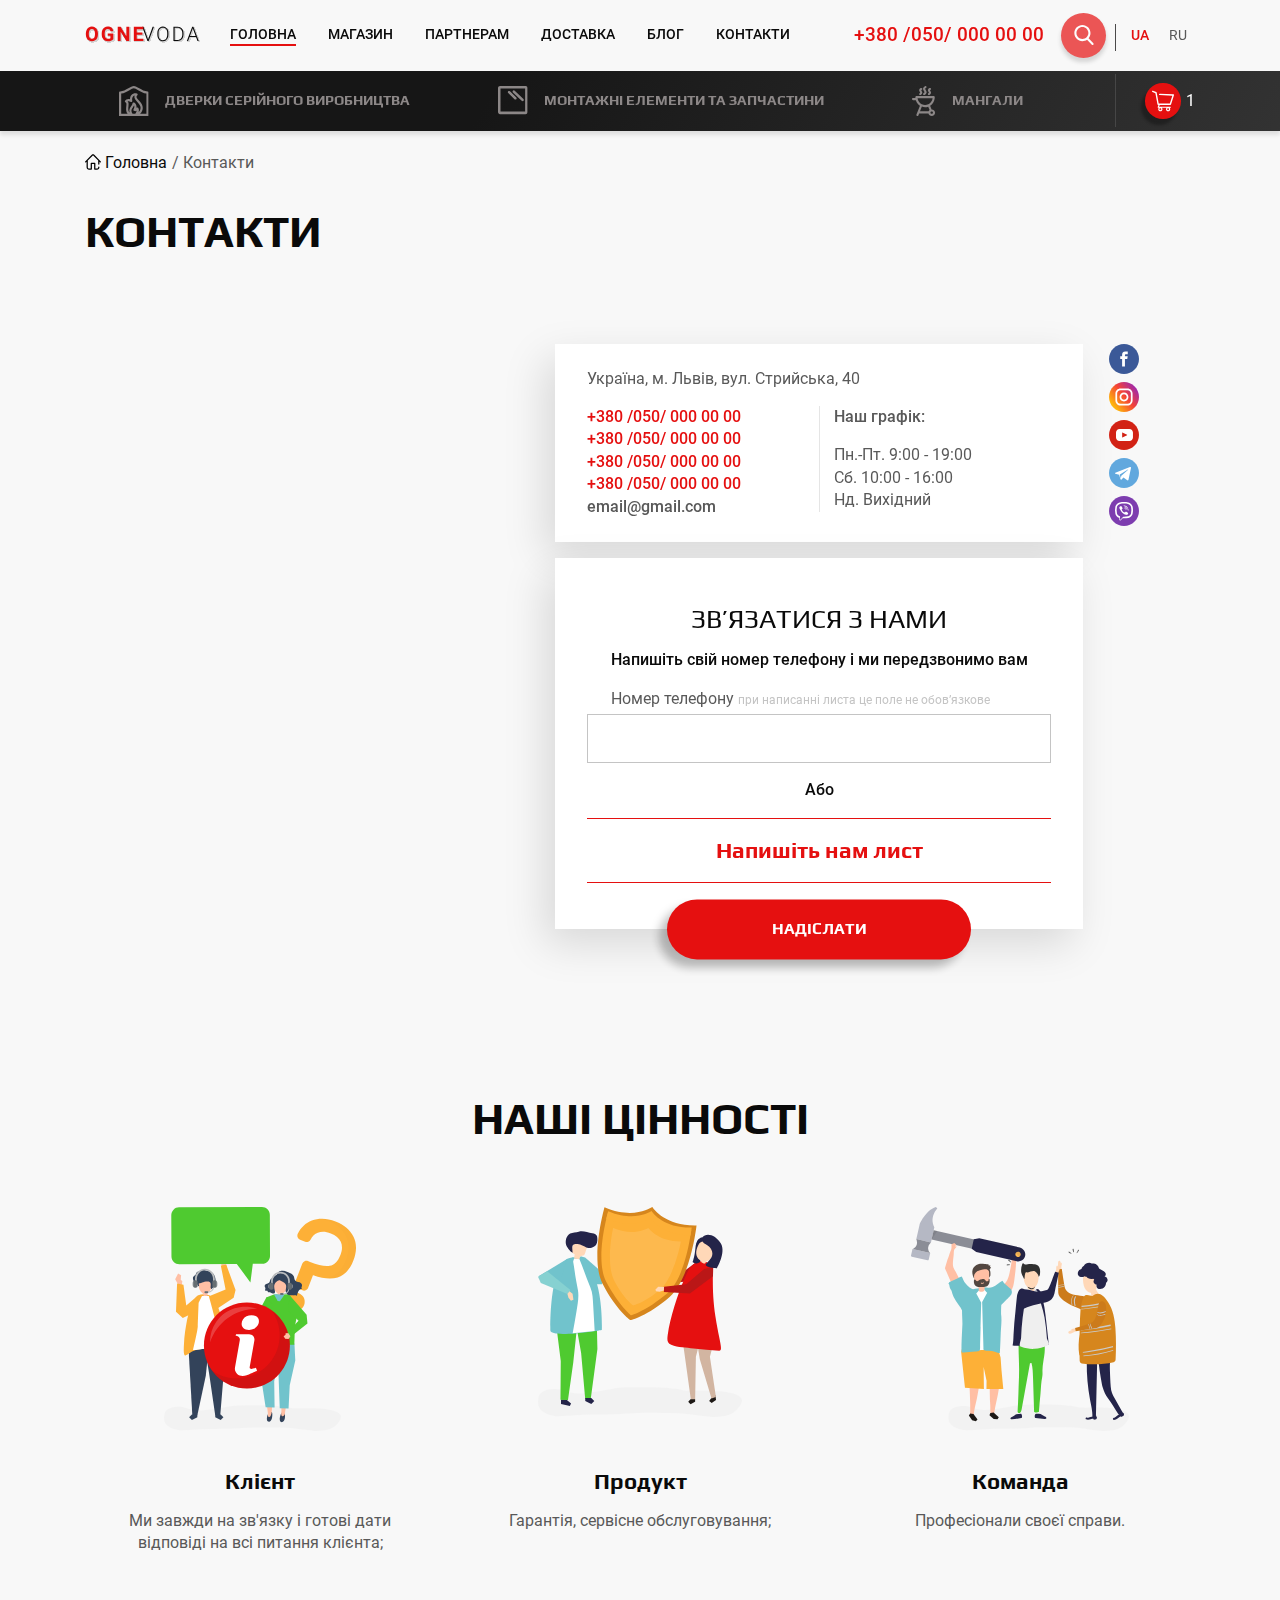
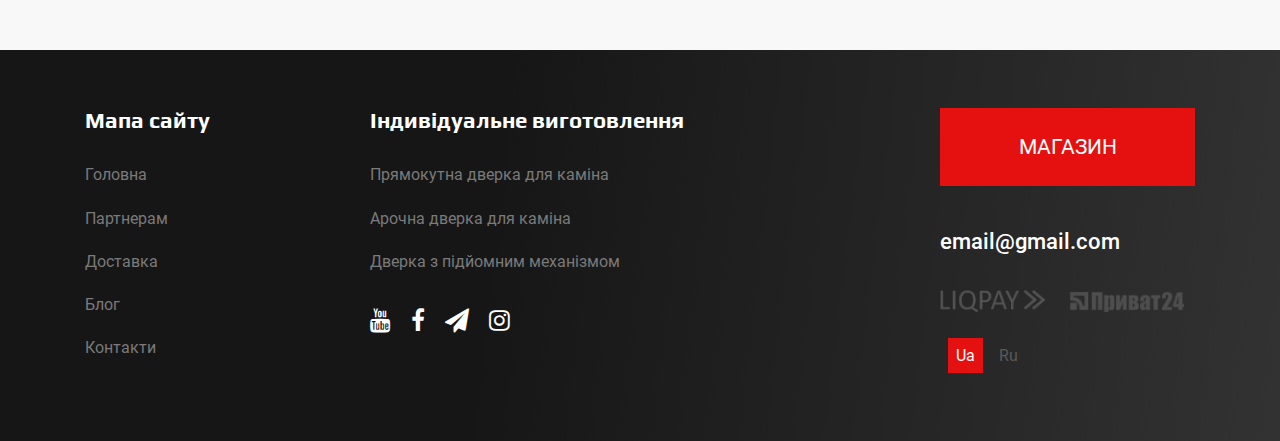
<file: contacts.html>
<!DOCTYPE html>
<html lang="en">

<head>
	<meta charset="UTF-8">
	<title>Start</title>
	<meta http-equiv="X-UA-Compatible" content="IE=edge">
	<meta name="viewport" content="width=device-width, initial-scale=1">
	<link rel="icon" href="favicon.png" />
	<link rel="stylesheet" type="text/css" href="libs/bootstrap-grid.min.css">
	<link rel="stylesheet" type="text/css" href="libs/slick.css" />
	<link rel="stylesheet" type="text/css" href="libs/font-awesome.css">
	<link rel="stylesheet" href="css/main.css" />
	<script src="https://ajax.googleapis.com/ajax/libs/jquery/3.3.1/jquery.min.js"></script>
</head>

<body>
		<header >
			<div class="header">
				<div class="container">
					<div class="header-block">
						<div class="header-logo">
							<a href="index.html"><svg width="129" height="23" viewBox="0 0 129 23" fill="none" xmlns="http://www.w3.org/2000/svg">
								<g filter="url(#filter0_d)">
								<path d="M62.984 18.2422L63.0621 18.5449L63.15 18.2422L67.6227 5.78125H68.941L63.648 20H62.4957L57.2027 5.78125H58.5113L62.984 18.2422ZM83.4117 13.6621C83.4117 14.9707 83.1839 16.1198 82.7281 17.1094C82.2789 18.099 81.6344 18.8607 80.7945 19.3945C79.9547 19.9284 78.9846 20.1953 77.8844 20.1953C76.2242 20.1953 74.8831 19.6029 73.8609 18.418C72.8388 17.2266 72.3277 15.6217 72.3277 13.6035V12.1387C72.3277 10.8431 72.5556 9.69727 73.0113 8.70117C73.4736 7.69857 74.1246 6.93034 74.9645 6.39648C75.8043 5.85612 76.7711 5.58594 77.8648 5.58594C78.9586 5.58594 79.9221 5.84961 80.7555 6.37695C81.5953 6.9043 82.2431 7.64974 82.6988 8.61328C83.1546 9.57682 83.3922 10.6934 83.4117 11.9629V13.6621ZM82.2105 12.1191C82.2105 10.4069 81.8232 9.06576 81.0484 8.0957C80.2737 7.12565 79.2125 6.64062 77.8648 6.64062C76.5432 6.64062 75.4885 7.12891 74.7008 8.10547C73.9195 9.07552 73.5289 10.4329 73.5289 12.1777V13.6621C73.5289 15.3483 73.9195 16.6862 74.7008 17.6758C75.482 18.6589 76.5432 19.1504 77.8844 19.1504C79.2451 19.1504 80.3063 18.6654 81.068 17.6953C81.8297 16.7188 82.2105 15.3613 82.2105 13.623V12.1191ZM88.4391 20V5.78125H92.4137C93.579 5.78125 94.624 6.04818 95.5484 6.58203C96.4729 7.10938 97.1923 7.86784 97.7066 8.85742C98.2275 9.84701 98.4879 10.9733 98.4879 12.2363V13.5449C98.4879 14.8145 98.2307 15.9408 97.7164 16.9238C97.2021 17.9069 96.4762 18.6654 95.5387 19.1992C94.6077 19.7331 93.5367 20 92.3258 20H88.4391ZM89.6402 6.80664V18.9844H92.3355C93.8329 18.9844 95.0341 18.4896 95.9391 17.5C96.844 16.5039 97.2965 15.1595 97.2965 13.4668V12.2168C97.2965 10.5827 96.8505 9.27409 95.9586 8.29102C95.0667 7.30794 93.8915 6.81315 92.4332 6.80664H89.6402ZM111.005 16.0156H104.55L103.086 20H101.826L107.207 5.78125H108.349L113.73 20H112.48L111.005 16.0156ZM104.921 14.9902H110.625L107.773 7.24609L104.921 14.9902Z" fill="#0A0A0A"/>
								<path d="M12.9492 13.2129C12.9492 14.6126 12.7018 15.8398 12.207 16.8945C11.7122 17.9492 11.0026 18.763 10.0781 19.3359C9.16016 19.9089 8.10547 20.1953 6.91406 20.1953C5.73568 20.1953 4.68424 19.9121 3.75977 19.3457C2.83529 18.7793 2.11914 17.972 1.61133 16.9238C1.10352 15.8691 0.846354 14.6582 0.839844 13.291V12.5879C0.839844 11.1882 1.09049 9.95768 1.5918 8.89648C2.09961 7.82878 2.8125 7.01172 3.73047 6.44531C4.65495 5.8724 5.70964 5.58594 6.89453 5.58594C8.07943 5.58594 9.13086 5.8724 10.0488 6.44531C10.9733 7.01172 11.6862 7.82878 12.1875 8.89648C12.6953 9.95768 12.9492 11.1849 12.9492 12.5781V13.2129ZM9.98047 12.5684C9.98047 11.0775 9.71354 9.94466 9.17969 9.16992C8.64583 8.39518 7.88411 8.00781 6.89453 8.00781C5.91146 8.00781 5.15299 8.39193 4.61914 9.16016C4.08529 9.92188 3.8151 11.0417 3.80859 12.5195V13.2129C3.80859 14.6647 4.07552 15.791 4.60938 16.5918C5.14323 17.3926 5.91146 17.793 6.91406 17.793C7.89714 17.793 8.65234 17.4089 9.17969 16.6406C9.70703 15.8659 9.97396 14.7396 9.98047 13.2617V12.5684ZM28.3281 18.2031C27.8008 18.8346 27.0553 19.3262 26.0918 19.6777C25.1283 20.0228 24.0605 20.1953 22.8887 20.1953C21.6582 20.1953 20.5775 19.9284 19.6465 19.3945C18.722 18.8542 18.0059 18.0729 17.498 17.0508C16.9967 16.0286 16.7396 14.8275 16.7266 13.4473V12.4805C16.7266 11.0612 16.9642 9.83398 17.4395 8.79883C17.9212 7.75716 18.6113 6.96289 19.5098 6.41602C20.4147 5.86263 21.4727 5.58594 22.6836 5.58594C24.3698 5.58594 25.6882 5.98958 26.6387 6.79688C27.5892 7.59766 28.1523 8.76628 28.3281 10.3027H25.4766C25.3464 9.48893 25.0566 8.89323 24.6074 8.51562C24.1647 8.13802 23.5527 7.94922 22.7715 7.94922C21.7754 7.94922 21.0169 8.32357 20.4961 9.07227C19.9753 9.82096 19.7116 10.9342 19.7051 12.4121V13.3203C19.7051 14.8112 19.9883 15.9375 20.5547 16.6992C21.1211 17.4609 21.9512 17.8418 23.0449 17.8418C24.1452 17.8418 24.9297 17.6074 25.3984 17.1387V14.6875H22.7324V12.5293H28.3281V18.2031ZM44.2734 20H41.3438L35.6406 10.6445V20H32.7109V5.78125H35.6406L41.3535 15.1562V5.78125H44.2734V20ZM57.3867 13.8379H51.7617V17.6465H58.3633V20H48.832V5.78125H58.3438V8.1543H51.7617V11.543H57.3867V13.8379Z"/>
								</g>
								<defs>
								<filter id="filter0_d" x="0" y="0" width="130.9" height="24" filterUnits="userSpaceOnUse" color-interpolation-filters="sRGB">
								<feFlood flood-opacity="0" result="BackgroundImageFix"/>
								<feColorMatrix in="SourceAlpha" type="matrix" values="0 0 0 0 0 0 0 0 0 0 0 0 0 0 0 0 0 0 127 0"/>
								<feOffset dx="1" dy="1"/>
								<feGaussianBlur stdDeviation="0.5"/>
								<feColorMatrix type="matrix" values="0 0 0 0 0 0 0 0 0 0 0 0 0 0 0 0 0 0 0.15 0"/>
								<feBlend mode="normal" in2="BackgroundImageFix" result="effect1_dropShadow"/>
								<feBlend mode="normal" in="SourceGraphic" in2="effect1_dropShadow" result="shape"/>
								</filter>
								</defs>
								</svg>
							</a>
						</div>
						<div class="mobile_menu">
							<div class="menu-humburger menu-humburger--close2">
						        <div class="menu-humburger__icon">
							          <div class="menu-humburger__line menu-humburger__line--1"></div>
							          <div class="menu-humburger__line menu-humburger__line--2"></div>
							          <div class="menu-humburger__line menu-humburger__line--3"></div>
						        </div>
						    </div>
						</div>
						<nav class="header__menu">
							<ul class="main_menu list-style-none">
							    <li class="current-menu-item"><a href="index.html">Головна</a></li>
							    <li><a href="shop.html">магазин</a></li>
							    <li><a href="portners.html">партнерам</a></li>
							    <li><a href="delivery.html">доставка</a></li>
							    <li><a href="blog.html">блог</a></li>
							    <li><a href="contacts.html">контакти</a></li>
							</ul>
							<div class="language-mobile d-md-none d-flex">
								<ul class="language__list list-style-none">
								    <li class="current"><a  href="#">UA</a></li>
								    <li><a href="#">RU</a></li>
								</ul>
								<div id="mob-search">
								    <form class="">
										<input type="search" placeholder="Search">
									</form>
								</div>
							</div>
						</nav>
						<div class="d-md-flex d-none align-items-center">
							<a class="header-phone d-xl-flex d-none" href="tel:+380 050 000 00 00">+380 /050/ 000 00 00 </a>
							<div id="wrap">
							    <form action="" autocomplete="off">
							    <input id="search" name="search" type="text" placeholder="Введіть текст для пошуку"><input id="search_submit" value="Rechercher" type="submit">
							    </form>
							</div>
							<div class="language d-lg-flex d-none">
								<ul class="language__list list-style-none">
								    <li><a class="current" href="#">UA</a></li>
								    <li><a href="#">RU</a></li>
								</ul>
							</div>
						</div>
					</div>
				</div>
			</div>
		</header>
	<div class="header-black">
		<div class="container header-black__block">
			<div class="header-products">
				<a href="shop.html" class="header-products__block">
					<svg width="30" height="30" viewBox="0 0 30 30" fill="none" xmlns="http://www.w3.org/2000/svg">
						<g clip-path="url(#clip0)">
							<path d="M29.6296 30C29.6239 29.2695 29.5912 6.49492 29.5912 6.49492C29.5912 6.35108 29.5629 6.20864 29.508 6.07575C29.453 5.94286 29.3725 5.82212 29.271 5.72041C29.1695 5.6187 29.049 5.53802 28.9163 5.48297C28.7837 5.42793 28.6415 5.3996 28.4979 5.3996C25.7042 5.3996 22.8039 3.72485 20.2456 2.24743C18.1571 1.04142 16.3538 0 14.8071 0C13.2604 0 11.4572 1.04142 9.36866 2.24743C6.81034 3.72485 3.91001 5.3996 1.11632 5.3996C0.826371 5.3996 0.548294 5.515 0.343267 5.72041C0.13824 5.92582 0.0230566 6.20442 0.0230566 6.49492L0 30H29.6296ZM16.253 27.8094H13.612C11.5734 24.6659 12.7109 23.0652 14.0203 21.224C14.4077 20.7052 14.7607 20.1615 15.0771 19.5964C15.1805 19.8059 15.2546 20.0288 15.2971 20.2586C15.5334 21.5166 14.8369 22.8804 14.6188 23.2096C14.5199 23.3387 14.4509 23.4883 14.4169 23.6475C14.3829 23.8066 14.3847 23.9714 14.4223 24.1298C14.4598 24.2882 14.5321 24.4362 14.6339 24.563C14.7357 24.6899 14.8645 24.7924 15.0108 24.8632C15.3976 25.0526 15.8224 25.1513 16.253 25.1519C16.7604 25.1504 17.2595 25.0217 17.7046 24.7775C17.4971 25.9181 16.7055 27.2088 16.253 27.8094ZM19.5741 26.2164C19.7444 25.7378 19.8589 25.2411 19.9151 24.7361C20.0285 23.6167 19.7518 22.6186 19.1168 21.8486C19.0142 21.7252 18.8857 21.6259 18.7406 21.5577C18.5954 21.4895 18.437 21.4542 18.2767 21.4542C18.1163 21.4542 17.958 21.4895 17.8128 21.5577C17.6676 21.6259 17.5391 21.7252 17.4365 21.8486C17.5223 21.377 17.549 20.8966 17.5163 20.4184C17.4029 18.8697 16.6027 17.5472 15.2029 16.5944C15.0423 16.4851 14.8555 16.4206 14.6618 16.4076C14.4681 16.3946 14.2744 16.4335 14.1007 16.5204C13.9269 16.6072 13.7794 16.7388 13.6733 16.9017C13.5671 17.0646 13.5062 17.2529 13.4967 17.4471C13.4583 18.246 12.8934 19.0391 12.2402 19.9573C11.1238 21.5262 9.69241 23.5378 10.5791 26.5023C9.89896 25.8738 9.36866 24.945 9.29372 23.5263C9.2284 22.2827 9.35809 21.1855 9.47241 20.2172C9.68184 18.4385 9.88263 16.7397 8.59146 15.3556C8.90969 15.2366 9.24706 15.1772 9.58673 15.1805C10.3005 15.1805 10.9769 15.4211 11.4447 15.8407C11.6125 15.9927 11.8233 16.0888 12.0479 16.1158C12.2726 16.1427 12.5 16.0991 12.6989 15.9911C12.8978 15.8831 13.0583 15.7159 13.1584 15.5126C13.2584 15.3093 13.2931 15.08 13.2575 14.8561C12.9693 13.0043 13.2729 11.4527 14.101 10.4854C14.4857 10.0311 15 9.70565 15.5747 9.55276C14.6678 11.9975 16.6555 14.1833 18.3165 16.0092C19.7297 17.5636 21.19 19.17 21.5128 21.0267C21.8077 22.7726 21.1438 24.7948 19.5741 26.2164ZM2.20959 7.52575C5.2031 7.18117 8.08998 5.51317 10.461 4.1445C12.2008 3.13966 13.8455 2.19064 14.8071 2.19064C15.7688 2.19064 17.4135 3.13966 19.1543 4.14546C21.5252 5.51413 24.4121 7.18214 27.4056 7.52671V27.8094H21.0295C21.4288 27.4524 21.7948 27.0597 22.1228 26.6361C23.4802 24.8747 24.0269 22.7495 23.6599 20.6532C23.2285 18.1681 21.4743 16.2382 19.9267 14.5356C17.3693 11.7232 16.887 10.7472 18.3665 9.24187C18.5033 9.10265 18.6005 8.92929 18.648 8.73975C18.6954 8.55021 18.6914 8.35141 18.6363 8.16396C18.5812 7.97651 18.4771 7.80724 18.3347 7.67369C18.1923 7.54015 18.0169 7.44719 17.8266 7.40447C17.3757 7.30252 16.915 7.25056 16.4528 7.24951C14.8619 7.24951 13.4353 7.89149 12.4361 9.05804C11.5379 10.1072 11.0383 11.5268 10.9701 13.1679C10.5181 13.0463 10.0519 12.9851 9.58385 12.986C7.91129 12.986 6.51637 13.7377 5.94283 14.9485C5.82716 15.1931 5.80594 15.4719 5.88329 15.7312C5.96063 15.9905 6.13105 16.2119 6.3617 16.3528C7.57793 17.0949 7.55583 17.8062 7.30125 19.9573C7.17636 21.0161 7.0361 22.2086 7.10911 23.6389C7.20999 25.559 7.90168 26.8834 8.78071 27.8094H2.20959V7.52575Z" />
						</g>
						<defs>
							<clipPath id="clip0">
								<rect width="29.6296" height="30" fill="white" />
							</clipPath>
						</defs>
					</svg>
					<span class="header-products__name">дверки серійного виробництва</span>
				</a>
				<a href="shop.html" class="header-products__block">
					<svg width="30" height="29" viewBox="0 0 30 29" fill="none" xmlns="http://www.w3.org/2000/svg">
						<g clip-path="url(#clip0)">
							<path d="M29.63 2.03824C29.6295 1.49781 29.4181 0.979656 29.0421 0.597515C28.6661 0.215375 28.1563 0.000478679 27.6245 0H2.00545C1.47372 0.000478679 0.963897 0.215375 0.587903 0.597515C0.21191 0.979656 0.000470979 1.49781 0 2.03824L0 26.0868C0.000470979 26.6272 0.21191 27.1453 0.587903 27.5275C0.963897 27.9096 1.47372 28.1245 2.00545 28.125H27.6245C28.1563 28.1245 28.6661 27.9096 29.0421 27.5275C29.4181 27.1453 29.6295 26.6272 29.63 26.0868V2.03824ZM27.1247 25.5797H2.50793V2.54893H27.1247V25.5797Z" />
							<path d="M18.2918 13.1875C18.5297 12.9525 18.6663 12.6313 18.6716 12.2942C18.6769 11.957 18.5506 11.6315 18.3203 11.3888L11.9944 5.32473C11.8806 5.20116 11.7436 5.10188 11.5916 5.0327C11.4396 4.96351 11.2755 4.92581 11.109 4.92178C10.9425 4.91775 10.7768 4.94748 10.6217 5.00924C10.4666 5.071 10.3252 5.16354 10.2057 5.28146C10.0862 5.39939 9.99098 5.54033 9.92565 5.69607C9.86033 5.8518 9.82618 6.0192 9.82522 6.18849C9.82425 6.35778 9.85648 6.52557 9.92002 6.68207C9.98357 6.83856 10.0772 6.98062 10.1953 7.09994L16.5176 13.1559C16.632 13.2765 16.7687 13.373 16.9198 13.4398C17.0709 13.5067 17.2335 13.5426 17.3983 13.5455C17.563 13.5485 17.7268 13.5184 17.8801 13.4569C18.0334 13.3955 18.1733 13.304 18.2918 13.1875Z" />
							<path d="M25.4352 14.8733C25.5534 14.7567 25.6478 14.6176 25.7131 14.464C25.7785 14.3103 25.8133 14.1451 25.8158 13.9777C25.8183 13.8104 25.7883 13.6441 25.7276 13.4885C25.6668 13.333 25.5765 13.1911 25.4618 13.0709L16.7375 4.75076C16.6252 4.62134 16.4882 4.51643 16.3348 4.44242C16.1814 4.3684 16.0149 4.3268 15.8452 4.32016C15.6756 4.31351 15.5063 4.34195 15.3478 4.40376C15.1893 4.46556 15.0448 4.55943 14.923 4.67969C14.8013 4.79995 14.7048 4.94409 14.6395 5.10337C14.5742 5.26265 14.5413 5.43375 14.543 5.6063C14.5447 5.77885 14.5809 5.94925 14.6493 6.10719C14.7177 6.26512 14.8169 6.40729 14.941 6.52507L23.6645 14.8407C23.8953 15.0833 24.2113 15.2229 24.5432 15.229C24.8751 15.2351 25.1959 15.1072 25.4352 14.8733Z" />
						</g>
						<defs>
							<clipPath id="clip0">
								<rect width="29.63" height="28.125" fill="white" />
							</clipPath>
						</defs>
					</svg>
					<span class="header-products__name">Монтажні елементи та запчастини</span>
				</a>
				<a href="shop.html" class="header-products__block">
					<svg width="24" height="30" viewBox="0 0 24 30" fill="none" xmlns="http://www.w3.org/2000/svg">
						<g clip-path="url(#clip0)">
							<path d="M19.7082 23.3831H19.6047L18.1264 19.7229C18.9051 19.2347 19.6085 18.6356 20.2143 17.9444C21.8551 16.0624 22.7657 13.6538 22.7803 11.157C22.7798 10.8741 22.6672 10.603 22.4672 10.4029C22.2672 10.2029 21.996 10.0903 21.7131 10.0898H4.42577C4.14239 10.0895 3.8705 10.2018 3.66986 10.4019C3.46922 10.602 3.35623 10.8736 3.35574 11.157C3.35574 11.4366 3.36879 11.7247 3.39302 12.0117H1.06282C0.779646 12.0117 0.508072 12.1242 0.307839 12.3245C0.107607 12.5247 -0.00488281 12.7963 -0.00488281 13.0794C-0.00488281 13.3626 0.107607 13.6342 0.307839 13.8344C0.508072 14.0346 0.779646 14.1471 1.06282 14.1471H3.81432C4.24242 15.5484 4.96187 16.8434 5.92549 17.9472C6.51245 18.6166 7.19084 19.2 7.94065 19.68L4.46119 28.5422C4.40996 28.6727 4.38494 28.812 4.38755 28.9521C4.39015 29.0923 4.42034 29.2306 4.47638 29.3591C4.53242 29.4875 4.61322 29.6037 4.71417 29.701C4.81512 29.7982 4.93423 29.8747 5.06471 29.9259C5.19519 29.9771 5.33449 30.0021 5.47464 29.9995C5.61479 29.9969 5.75306 29.9667 5.88154 29.9107C6.01003 29.8547 6.12622 29.7739 6.22348 29.6729C6.32074 29.572 6.39716 29.4529 6.44839 29.3224L7.1633 27.5011H16.4226C16.7954 28.9486 18.1488 29.9991 19.7082 29.9991C21.577 29.9991 23.0982 28.5152 23.0982 26.6911C23.0982 24.867 21.577 23.3831 19.7082 23.3831ZM20.9628 26.6911C20.9628 27.338 20.4035 27.8646 19.7082 27.8646C19.0129 27.8646 18.4555 27.3389 18.4555 26.692C18.4555 26.0452 19.0147 25.5185 19.7101 25.5185C20.4054 25.5185 20.9637 26.0452 20.9637 26.692L20.9628 26.6911ZM16.3956 18.2595H16.3872C16.3426 18.2776 16.2993 18.2988 16.2576 18.3229C15.2598 18.788 14.1707 19.0243 13.0699 19.0145C11.9473 19.0258 10.8369 18.7806 9.82346 18.2977C9.77637 18.2691 9.72714 18.2441 9.67619 18.2231C8.86201 17.8 8.13476 17.2273 7.5324 16.5351C6.47226 15.3199 5.79173 13.8204 5.57503 12.2224H20.5816C20.3648 13.8204 19.6843 15.3199 18.6242 16.5351C17.9999 17.2497 17.2423 17.8358 16.3937 18.2604L16.3956 18.2595ZM9.87099 20.6139C11.9198 21.3195 14.1442 21.329 16.1989 20.641L17.597 24.1064C17.1696 24.4397 16.8296 24.8718 16.6062 25.3657H8.00124L9.87099 20.6139Z" />
							<path d="M8.20219 6.71098C8.18727 6.78275 8.09593 6.94307 7.65785 7.21151C7.53806 7.28336 7.43468 7.37956 7.35441 7.49388C7.27413 7.60819 7.21874 7.73808 7.19181 7.87515C7.16752 8.00672 7.17159 8.14196 7.20374 8.27183C7.23588 8.40171 7.29537 8.52322 7.37823 8.62827C7.48147 8.75792 7.6128 8.86244 7.7623 8.93397C7.91181 9.00549 8.0756 9.04215 8.24133 9.04119C8.44776 9.04187 8.65036 8.98542 8.82668 8.87807C9.66556 8.36543 10.1596 7.76796 10.3012 7.10059C10.5007 6.16199 9.94611 5.3576 9.64878 4.92605C9.44931 4.6371 9.27595 4.3668 9.30204 4.22419C9.31696 4.15242 9.4083 3.9921 9.84638 3.72366C9.96617 3.65181 10.0695 3.55561 10.1498 3.4413C10.2301 3.32698 10.2855 3.19709 10.3124 3.06002C10.3367 2.92845 10.3326 2.79321 10.3005 2.66334C10.2683 2.53347 10.2089 2.41195 10.126 2.3069C9.95624 2.09557 9.7155 1.95308 9.44856 1.90594C9.18162 1.85879 8.90664 1.91019 8.67475 2.05058C7.83588 2.56322 7.34188 3.16068 7.2002 3.82805C7.00167 4.76666 7.55532 5.57012 7.85266 6.0026C8.05305 6.29527 8.22922 6.56651 8.20219 6.71098Z" />
							<path d="M16.9204 6.71095C16.9055 6.78272 16.8141 6.94304 16.3761 7.21148C16.2562 7.28329 16.1528 7.37947 16.0725 7.4938C15.9923 7.60812 15.9369 7.73804 15.91 7.87512C15.8857 8.00669 15.8898 8.14193 15.9219 8.2718C15.9541 8.40168 16.0136 8.5232 16.0964 8.62825C16.2002 8.75852 16.3322 8.86341 16.4826 8.93497C16.633 9.00652 16.7977 9.04284 16.9642 9.04116C17.1706 9.04185 17.3732 8.98539 17.5495 8.87805C18.3884 8.3654 18.8824 7.76794 19.0241 7.10056C19.2226 6.16196 18.669 5.35757 18.3716 4.92602C18.1722 4.63614 17.9988 4.36677 18.0249 4.22416C18.0398 4.15239 18.1312 3.99207 18.5692 3.72363C18.6891 3.65182 18.7925 3.55564 18.8728 3.44131C18.953 3.32699 19.0084 3.19708 19.0353 3.05999C19.0596 2.92842 19.0555 2.79318 19.0234 2.66331C18.9912 2.53343 18.9317 2.41192 18.8489 2.30687C18.679 2.09506 18.4379 1.95226 18.1706 1.9051C17.9032 1.85794 17.6278 1.90963 17.3958 2.05054C16.5569 2.56319 16.0629 3.16065 15.9212 3.82802C15.7217 4.76663 16.2763 5.57102 16.5737 6.00257C16.7778 6.29525 16.9502 6.56648 16.9204 6.71095Z" />
							<path d="M12.4509 6.29341C12.3931 6.56651 12.0864 6.87409 11.5402 7.20871C11.4204 7.28057 11.3171 7.37676 11.2368 7.49108C11.1565 7.60539 11.1011 7.73528 11.0742 7.87235C11.05 8.00392 11.0541 8.13915 11.0862 8.26901C11.1183 8.39888 11.1778 8.5204 11.2606 8.62548C11.3639 8.75601 11.4955 8.86129 11.6455 8.93332C11.7956 9.00535 11.9601 9.04224 12.1265 9.04118C12.3329 9.04187 12.5355 8.98542 12.7118 8.87807C13.7521 8.23959 14.3672 7.50138 14.5406 6.68115C14.7857 5.52723 14.0923 4.52059 13.7194 3.97811C13.3466 3.43564 13.1304 3.04603 13.1937 2.7459C13.2515 2.4728 13.5582 2.16521 14.1034 1.83153C14.2232 1.75967 14.3266 1.66348 14.4069 1.54916C14.4872 1.43485 14.5426 1.30495 14.5695 1.16789C14.5938 1.03632 14.5897 0.901078 14.5576 0.771205C14.5254 0.641332 14.4659 0.519813 14.3831 0.414763C14.2125 0.204101 13.9712 0.0625512 13.7041 0.0164326C13.437 -0.029686 13.1622 0.0227649 12.9309 0.164033C11.8935 0.800645 11.2783 1.53979 11.104 2.36002C10.8589 3.51394 11.5523 4.52059 11.9252 5.06306C12.298 5.60553 12.5152 5.99328 12.4509 6.29341Z" />
						</g>
						<defs>
							<clipPath id="clip0">
								<rect width="23.0979" height="30" fill="white" />
							</clipPath>
						</defs>
					</svg>
					<span class="header-products__name">мангали</span>
				</a>
			</div>
			<div class="header-cart__icon">
				<a href="#" class="header-cart__icon-link"><img src="img/shopping-cart-empty-side-view.svg" alt="cart"></a>
				<span>1</span>
			</div>
		</div>
	</div>
	<main class="contacts main">
		<div class="container">
			<div class="row">
				<div class="col-12">
					<div class="path-page">
						<a href="index.html"><img src="img/icons/home.svg" alt="" title="">Головна</a>
						<span>Контакти</span>
					</div>
				</div>
			</div>
		</div>
		<div class="container">
			<h1 class="page-title">контакти</h1>
			<section id="map">
				<iframe src="https://www.google.com/maps/embed?pb=!1m18!1m12!1m3!1d2573.8246888158556!2d24.02546421561864!3d49.8269600793942!2m3!1f0!2f0!3f0!3m2!1i1024!2i768!4f13.1!3m3!1m2!1s0x473add60ffef6e7f%3A0x7dfdd0aec203970c!2z0LLRg9C70LjRhtGPINCh0YLRgNC40LnRgdGM0LrQsCwgNDAsINCb0YzQstGW0LIsINCb0YzQstGW0LLRgdGM0LrQsCDQvtCx0LvQsNGB0YLRjCwgNzkwMDA!5e0!3m2!1suk!2sua!4v1544780989029"
				 width="100%" frameborder="0" style="border:0" allowfullscreen></iframe>
				<div class="contacts-information">
					<div class="contacts-information-top">
						<p class="contacts-address">Україна, м. Львів, вул. Стрийська, 40</p>
						<div class="row contacts-information__row">
							<div class="col-lg-6 col-md-12 col-sm-6 col-12">
								<ul class="list-style-none">
									<li><a class="contacts-information__phone" href="tel:+380500000000">+380 /050/ 000 00 00</a></li>
									<li><a class="contacts-information__phone" href="tel:+380500000000">+380 /050/ 000 00 00</a></li>
									<li><a class="contacts-information__phone" href="tel:+380500000000">+380 /050/ 000 00 00</a></li>
									<li><a class="contacts-information__phone" href="tel:+380500000000">+380 /050/ 000 00 00</a></li>
									<li><a href="mainto:email@gmail.com">email@gmail.com</a></li>
								</ul>
							</div>
							<div class="col-lg-6 col-md-12 col-sm-6 col-12 work-hours">
								<p>Наш графік:</p>
								<ul class="list-style-none">
									<li>Пн.-Пт. 9:00 - 19:00</li>
									<li>Сб. 10:00 - 16:00</li>
									<li>Нд. Вихідний </li>
								</ul>
							</div>
						</div>
					</div>
					<div class="contacts-information-bottom">
						<h2>зв’язатися з нами</h2>
						<p class="subtitle">Напишіть свій номер телефону і ми передзвонимо вам</p>
						<label>Номер телефону <span>при написанні листа це поле не обов’язкове</span>
							<input class="phone-number" type="tel" name="phone number">
						</label>
						<p class="or">Або</p>
						<p class="write-us-btn">Напишіть нам лист</p>
						<div class="write-list">
							<div class="row">
								<div class="col-6">
									<label>Email
										<input type="mail" name="email">
									</label>
								</div>
								<div class="col-6">
									<label>Ім’я
										<input type="text" name="name">
									</label>
								</div>
							</div>
							<label>Текст повідомлення
								<textarea rows="6" name="message"></textarea>
							</label>
						</div>
						<a href="#" class="btn btn-red btn-contacts">надіслати</a>
					</div>
					<div class="contacts-information__social">
						<ul class="list-style-none">
							<li><a href="#"><img src="img/facebook2.svg" alt=""></a></li>
							<li><a href="#"><img src="img/instagram4.svg" alt=""></a></li>
							<li><a href="#"><img src="img/youtube.svg" alt=""></a></li>
							<li><a href="#"><img src="img/telegram.svg" alt=""></a></li>
							<li><a href="#"><img src="img/viber.svg" alt=""></a></li>
						</ul>
					</div>
				</div>
			</section>
			<section class="values">
				<h1 class="values__title">наші Цінності</h1>
				<div class="row">
					<div class="col-md-4 col-sm-6 col-12 values__block">
						<div class="values-img__block">
							<img src="img/client.svg" alt="image" class="values-img">
						</div>
						<h3 class="values-name">Клієнт</h3>
						<p class="values-description">Ми завжди на зв'язку і готові дати відповіді на всі питання клієнта;</p>
					</div>
					<div class="col-md-4 col-sm-6 col-12 values__block">
						<div class="values-img__block">
							<img src="img/garanty.svg" alt="image" class="values-img">
						</div>
						<h3 class="values-name">Продукт</h3>
						<p class="values-description">Гарантія, сервісне обслуговування;</p>
					</div>
					<div class="col-md-4 col-sm-6 col-12 values__block">
						<div class="values-img__block">
							<img src="img/team2.svg" alt="image" class="values-img">
						</div>
						<h3 class="values-name">Команда</h3>
						<p class="values-description">Професіонали своєї справи. </p>
					</div>
				</div>
			</section>
		</div>
	</main>
	<footer class="footer">
		<div class="container">
			<div class="row">
				<div class="col-3 d-none d-md-block order-1">
					<h3 class="footer-title">Мапа сайту</h3>
					<nav>
						<ul class="footer_menu list-style-none">
							<li class="current-menu-item"><a href="index.html">Головна</a></li>
							<li><a href="portners.html">Партнерам</a></li>
							<li><a href="delivery.html">Доставка</a></li>
							<li><a href="blog.html">Блог</a></li>
							<li><a href="contacts.html">Контакти</a></li>
						</ul>
					</nav>
				</div>
				<div class="col-md-6 col-12 order-md-2 order-3">
					<h3 class="footer-title d-none d-md-block">Індивідуальне виготовлення</h3>
					<nav class="d-none d-md-block">
						<ul class="footer_menu-indevidual list-style-none">
							<li class="current-menu-item"><a href="index.html">Прямокутна дверка для каміна</a></li>
							<li><a href="portners.html">Арочна дверка для каміна</a></li>
							<li><a href="delivery.html">Дверка з підйомним механізмом</a></li>
						</ul>
					</nav>
					<div class="footer__social">
						<ul class="list-style-none">
							<li><a href="#"><i class="fa fa-youtube" aria-hidden="true"></i></a></li>
							<li><a href="#"><i class="fa fa-facebook" aria-hidden="true"></i></a></li>
							<li><a href="#"><i class="fa fa-paper-plane" aria-hidden="true"></i></a></li>
							<li><a href="#"><i class="fa fa-instagram" aria-hidden="true"></i></a></li>
						</ul>
					</div>
				</div>
				<div class="col-md-3 col-12 order-md-3 order-2">
					<a href="#" class="btn-shop">магазин</a>
					<a class="footer-email d-none d-md-block" href="#">email@gmail.com</a>
					<div class="payment-icon">
						<img src="img/LIQPAY.png" alt="liqpay">
						<img src="img/privat24.png" alt="privat">
					</div>
					<div class="footer__phone d-md-none d-block">
						<a href="tel:+380500000000">+380 /050/ 000 00 00</a>
						<a href="tel:+380500000000">+380 /050/ 000 00 00</a>
					</div>
					<div class="language-footer d-none d-md-block">
						<ul class="language__list list-style-none">
							<li><a class="current" href="#">Ua</a></li>
							<li><a href="#">Ru</a></li>
						</ul>
					</div>
				</div>
			</div>
		</div>
	</footer>
	<script type="text/javascript" src="libs/slick.min.js"></script>
	<script src="js/main.js"></script>
</body>

</html>
</file>
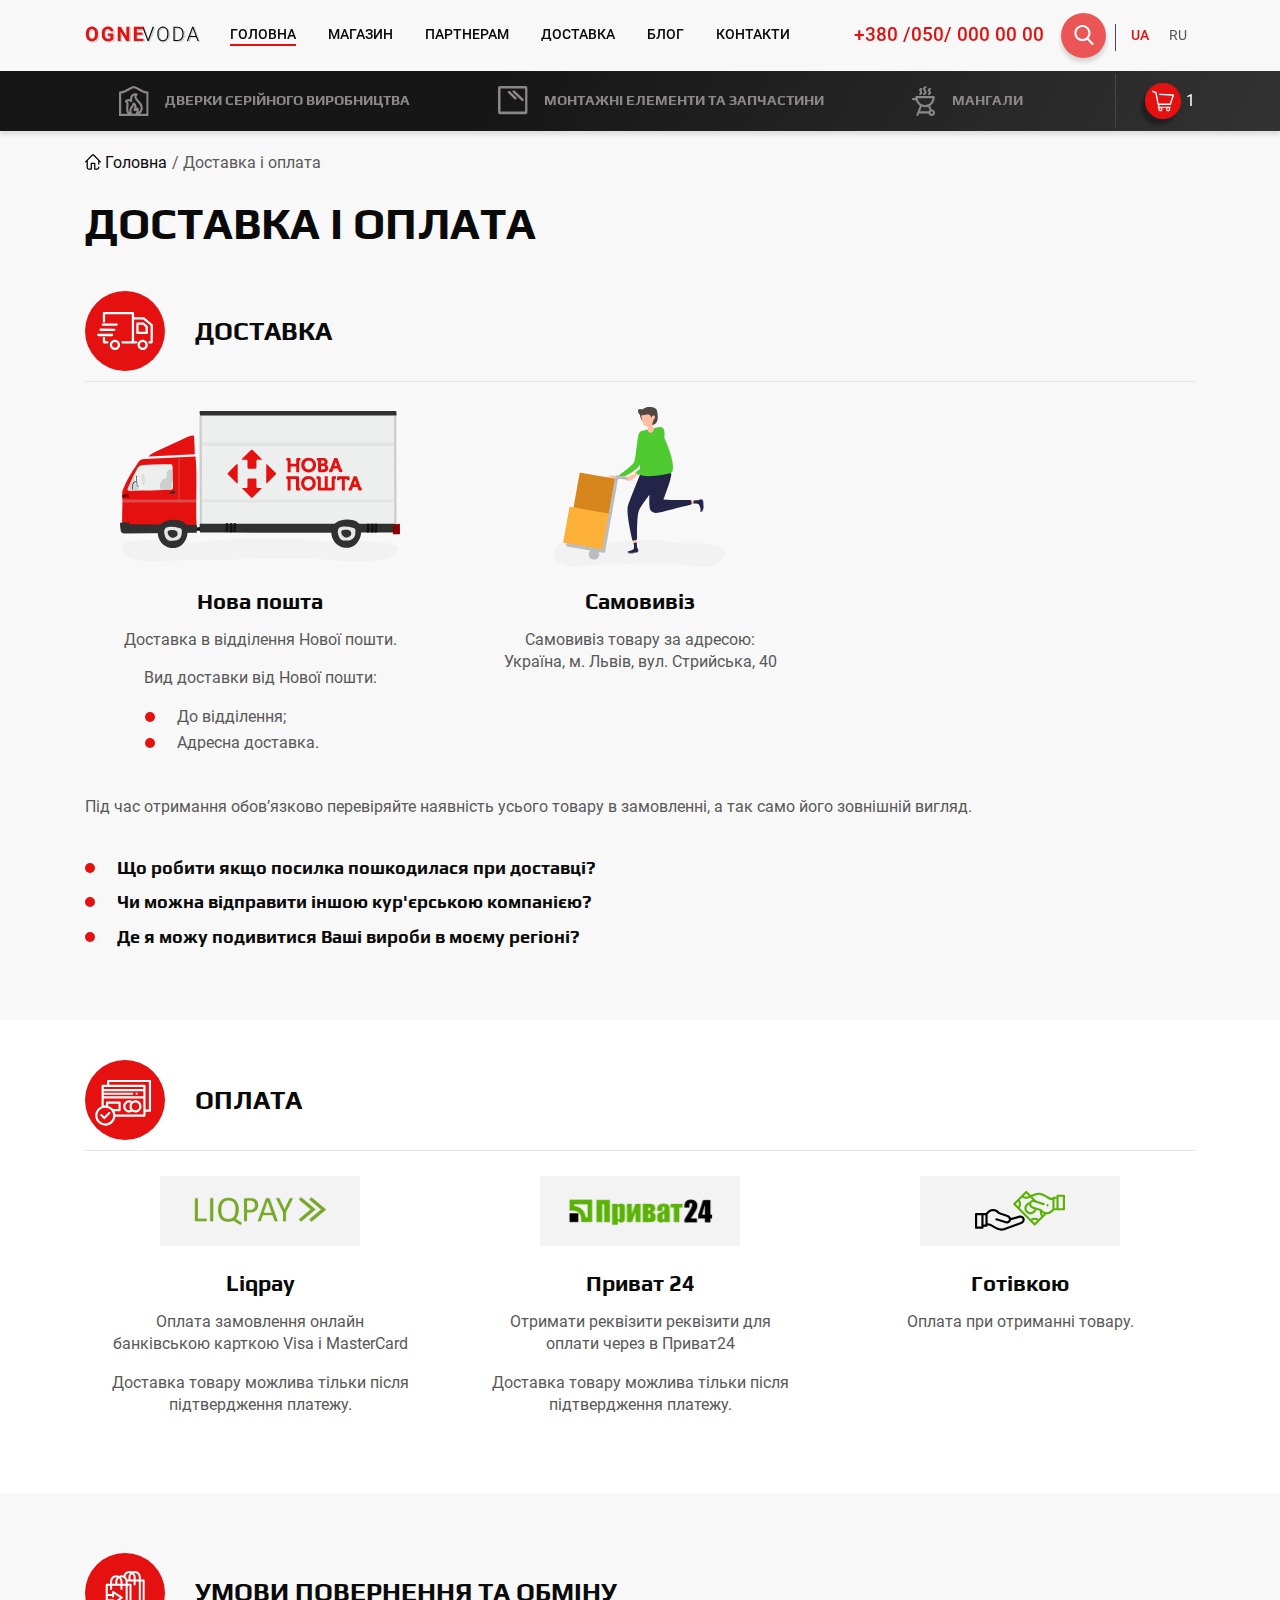
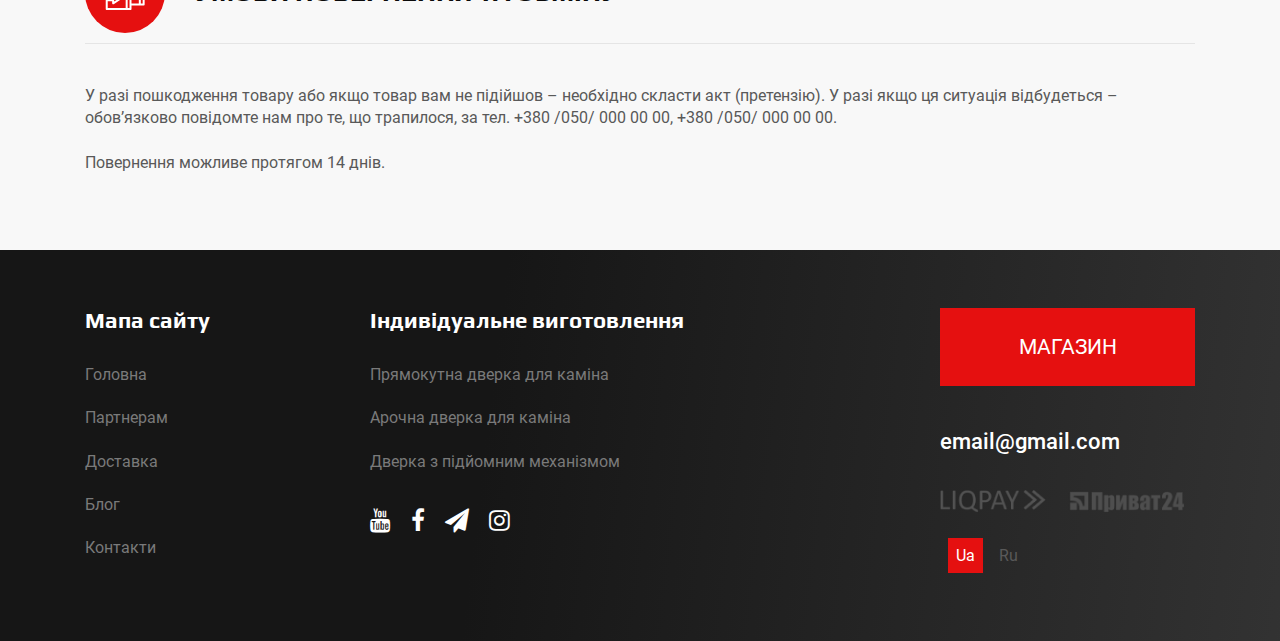
<file: delivery.html>
<!DOCTYPE html>
<html lang="en">

<head>
    <meta charset="UTF-8">
    <title>Start</title>
    <meta http-equiv="X-UA-Compatible" content="IE=edge">
    <meta name="viewport" content="width=device-width, initial-scale=1">
    <link rel="icon" href="favicon.png" />
    <link rel="stylesheet" type="text/css" href="libs/bootstrap-grid.min.css">
    <link rel="stylesheet" type="text/css" href="libs/slick.css" />
    <link rel="stylesheet" type="text/css" href="libs/font-awesome.css">
    <!-- formstyler -->
    <link rel="stylesheet" href="libs/jquery.formstyler.css">
    <link rel="stylesheet" href="libs/jquery.formstyler.theme.css">
    <!-- style scrollBar -->
    <link rel="stylesheet" href="libs/simplebar.css">
    <!-- main style -->
    <link rel="stylesheet" href="css/main.css" />
    <script src="https://ajax.googleapis.com/ajax/libs/jquery/3.3.1/jquery.min.js"></script>
</head>

<body>
        <header >
            <div class="header">
                <div class="container">
                    <div class="header-block">
                        <div class="header-logo">
                            <a href="index.html"><svg width="129" height="23" viewBox="0 0 129 23" fill="none" xmlns="http://www.w3.org/2000/svg">
                                <g filter="url(#filter0_d)">
                                <path d="M62.984 18.2422L63.0621 18.5449L63.15 18.2422L67.6227 5.78125H68.941L63.648 20H62.4957L57.2027 5.78125H58.5113L62.984 18.2422ZM83.4117 13.6621C83.4117 14.9707 83.1839 16.1198 82.7281 17.1094C82.2789 18.099 81.6344 18.8607 80.7945 19.3945C79.9547 19.9284 78.9846 20.1953 77.8844 20.1953C76.2242 20.1953 74.8831 19.6029 73.8609 18.418C72.8388 17.2266 72.3277 15.6217 72.3277 13.6035V12.1387C72.3277 10.8431 72.5556 9.69727 73.0113 8.70117C73.4736 7.69857 74.1246 6.93034 74.9645 6.39648C75.8043 5.85612 76.7711 5.58594 77.8648 5.58594C78.9586 5.58594 79.9221 5.84961 80.7555 6.37695C81.5953 6.9043 82.2431 7.64974 82.6988 8.61328C83.1546 9.57682 83.3922 10.6934 83.4117 11.9629V13.6621ZM82.2105 12.1191C82.2105 10.4069 81.8232 9.06576 81.0484 8.0957C80.2737 7.12565 79.2125 6.64062 77.8648 6.64062C76.5432 6.64062 75.4885 7.12891 74.7008 8.10547C73.9195 9.07552 73.5289 10.4329 73.5289 12.1777V13.6621C73.5289 15.3483 73.9195 16.6862 74.7008 17.6758C75.482 18.6589 76.5432 19.1504 77.8844 19.1504C79.2451 19.1504 80.3063 18.6654 81.068 17.6953C81.8297 16.7188 82.2105 15.3613 82.2105 13.623V12.1191ZM88.4391 20V5.78125H92.4137C93.579 5.78125 94.624 6.04818 95.5484 6.58203C96.4729 7.10938 97.1923 7.86784 97.7066 8.85742C98.2275 9.84701 98.4879 10.9733 98.4879 12.2363V13.5449C98.4879 14.8145 98.2307 15.9408 97.7164 16.9238C97.2021 17.9069 96.4762 18.6654 95.5387 19.1992C94.6077 19.7331 93.5367 20 92.3258 20H88.4391ZM89.6402 6.80664V18.9844H92.3355C93.8329 18.9844 95.0341 18.4896 95.9391 17.5C96.844 16.5039 97.2965 15.1595 97.2965 13.4668V12.2168C97.2965 10.5827 96.8505 9.27409 95.9586 8.29102C95.0667 7.30794 93.8915 6.81315 92.4332 6.80664H89.6402ZM111.005 16.0156H104.55L103.086 20H101.826L107.207 5.78125H108.349L113.73 20H112.48L111.005 16.0156ZM104.921 14.9902H110.625L107.773 7.24609L104.921 14.9902Z" fill="#0A0A0A"/>
                                <path d="M12.9492 13.2129C12.9492 14.6126 12.7018 15.8398 12.207 16.8945C11.7122 17.9492 11.0026 18.763 10.0781 19.3359C9.16016 19.9089 8.10547 20.1953 6.91406 20.1953C5.73568 20.1953 4.68424 19.9121 3.75977 19.3457C2.83529 18.7793 2.11914 17.972 1.61133 16.9238C1.10352 15.8691 0.846354 14.6582 0.839844 13.291V12.5879C0.839844 11.1882 1.09049 9.95768 1.5918 8.89648C2.09961 7.82878 2.8125 7.01172 3.73047 6.44531C4.65495 5.8724 5.70964 5.58594 6.89453 5.58594C8.07943 5.58594 9.13086 5.8724 10.0488 6.44531C10.9733 7.01172 11.6862 7.82878 12.1875 8.89648C12.6953 9.95768 12.9492 11.1849 12.9492 12.5781V13.2129ZM9.98047 12.5684C9.98047 11.0775 9.71354 9.94466 9.17969 9.16992C8.64583 8.39518 7.88411 8.00781 6.89453 8.00781C5.91146 8.00781 5.15299 8.39193 4.61914 9.16016C4.08529 9.92188 3.8151 11.0417 3.80859 12.5195V13.2129C3.80859 14.6647 4.07552 15.791 4.60938 16.5918C5.14323 17.3926 5.91146 17.793 6.91406 17.793C7.89714 17.793 8.65234 17.4089 9.17969 16.6406C9.70703 15.8659 9.97396 14.7396 9.98047 13.2617V12.5684ZM28.3281 18.2031C27.8008 18.8346 27.0553 19.3262 26.0918 19.6777C25.1283 20.0228 24.0605 20.1953 22.8887 20.1953C21.6582 20.1953 20.5775 19.9284 19.6465 19.3945C18.722 18.8542 18.0059 18.0729 17.498 17.0508C16.9967 16.0286 16.7396 14.8275 16.7266 13.4473V12.4805C16.7266 11.0612 16.9642 9.83398 17.4395 8.79883C17.9212 7.75716 18.6113 6.96289 19.5098 6.41602C20.4147 5.86263 21.4727 5.58594 22.6836 5.58594C24.3698 5.58594 25.6882 5.98958 26.6387 6.79688C27.5892 7.59766 28.1523 8.76628 28.3281 10.3027H25.4766C25.3464 9.48893 25.0566 8.89323 24.6074 8.51562C24.1647 8.13802 23.5527 7.94922 22.7715 7.94922C21.7754 7.94922 21.0169 8.32357 20.4961 9.07227C19.9753 9.82096 19.7116 10.9342 19.7051 12.4121V13.3203C19.7051 14.8112 19.9883 15.9375 20.5547 16.6992C21.1211 17.4609 21.9512 17.8418 23.0449 17.8418C24.1452 17.8418 24.9297 17.6074 25.3984 17.1387V14.6875H22.7324V12.5293H28.3281V18.2031ZM44.2734 20H41.3438L35.6406 10.6445V20H32.7109V5.78125H35.6406L41.3535 15.1562V5.78125H44.2734V20ZM57.3867 13.8379H51.7617V17.6465H58.3633V20H48.832V5.78125H58.3438V8.1543H51.7617V11.543H57.3867V13.8379Z"/>
                                </g>
                                <defs>
                                <filter id="filter0_d" x="0" y="0" width="130.9" height="24" filterUnits="userSpaceOnUse" color-interpolation-filters="sRGB">
                                <feFlood flood-opacity="0" result="BackgroundImageFix"/>
                                <feColorMatrix in="SourceAlpha" type="matrix" values="0 0 0 0 0 0 0 0 0 0 0 0 0 0 0 0 0 0 127 0"/>
                                <feOffset dx="1" dy="1"/>
                                <feGaussianBlur stdDeviation="0.5"/>
                                <feColorMatrix type="matrix" values="0 0 0 0 0 0 0 0 0 0 0 0 0 0 0 0 0 0 0.15 0"/>
                                <feBlend mode="normal" in2="BackgroundImageFix" result="effect1_dropShadow"/>
                                <feBlend mode="normal" in="SourceGraphic" in2="effect1_dropShadow" result="shape"/>
                                </filter>
                                </defs>
                                </svg>
                            </a>
                        </div>
                        <div class="mobile_menu">
                            <div class="menu-humburger menu-humburger--close2">
                                <div class="menu-humburger__icon">
                                      <div class="menu-humburger__line menu-humburger__line--1"></div>
                                      <div class="menu-humburger__line menu-humburger__line--2"></div>
                                      <div class="menu-humburger__line menu-humburger__line--3"></div>
                                </div>
                            </div>
                        </div>
                        <nav class="header__menu">
                            <ul class="main_menu list-style-none">
                                <li class="current-menu-item"><a href="index.html">Головна</a></li>
                                <li><a href="shop.html">магазин</a></li>
                                <li><a href="portners.html">партнерам</a></li>
                                <li><a href="delivery.html">доставка</a></li>
                                <li><a href="blog.html">блог</a></li>
                                <li><a href="contacts.html">контакти</a></li>
                            </ul>
                            <div class="language-mobile d-md-none d-flex">
                                <ul class="language__list list-style-none">
                                    <li class="current"><a  href="#">UA</a></li>
                                    <li><a href="#">RU</a></li>
                                </ul>
                                <div id="mob-search">
                                    <form class="">
                                        <input type="search" placeholder="Search">
                                    </form>
                                </div>
                            </div>
                        </nav>
                        <div class="d-md-flex d-none align-items-center">
                            <a class="header-phone d-xl-flex d-none" href="tel:+380 050 000 00 00">+380 /050/ 000 00 00 </a>
                            <div id="wrap">
                                <form action="" autocomplete="off">
                                <input id="search" name="search" type="text" placeholder="Введіть текст для пошуку"><input id="search_submit" value="Rechercher" type="submit">
                                </form>
                            </div>
                            <div class="language d-lg-flex d-none">
                                <ul class="language__list list-style-none">
                                    <li><a class="current" href="#">UA</a></li>
                                    <li><a href="#">RU</a></li>
                                </ul>
                            </div>
                        </div>
                    </div>
                </div>
            </div>
        </header>
    <div class="header-black">
        <div class="container header-black__block">
            <div class="header-products">
                <a href="shop.html" class="header-products__block">
                    <svg width="30" height="30" viewBox="0 0 30 30" fill="none" xmlns="http://www.w3.org/2000/svg">
                        <g clip-path="url(#clip0)">
                            <path d="M29.6296 30C29.6239 29.2695 29.5912 6.49492 29.5912 6.49492C29.5912 6.35108 29.5629 6.20864 29.508 6.07575C29.453 5.94286 29.3725 5.82212 29.271 5.72041C29.1695 5.6187 29.049 5.53802 28.9163 5.48297C28.7837 5.42793 28.6415 5.3996 28.4979 5.3996C25.7042 5.3996 22.8039 3.72485 20.2456 2.24743C18.1571 1.04142 16.3538 0 14.8071 0C13.2604 0 11.4572 1.04142 9.36866 2.24743C6.81034 3.72485 3.91001 5.3996 1.11632 5.3996C0.826371 5.3996 0.548294 5.515 0.343267 5.72041C0.13824 5.92582 0.0230566 6.20442 0.0230566 6.49492L0 30H29.6296ZM16.253 27.8094H13.612C11.5734 24.6659 12.7109 23.0652 14.0203 21.224C14.4077 20.7052 14.7607 20.1615 15.0771 19.5964C15.1805 19.8059 15.2546 20.0288 15.2971 20.2586C15.5334 21.5166 14.8369 22.8804 14.6188 23.2096C14.5199 23.3387 14.4509 23.4883 14.4169 23.6475C14.3829 23.8066 14.3847 23.9714 14.4223 24.1298C14.4598 24.2882 14.5321 24.4362 14.6339 24.563C14.7357 24.6899 14.8645 24.7924 15.0108 24.8632C15.3976 25.0526 15.8224 25.1513 16.253 25.1519C16.7604 25.1504 17.2595 25.0217 17.7046 24.7775C17.4971 25.9181 16.7055 27.2088 16.253 27.8094ZM19.5741 26.2164C19.7444 25.7378 19.8589 25.2411 19.9151 24.7361C20.0285 23.6167 19.7518 22.6186 19.1168 21.8486C19.0142 21.7252 18.8857 21.6259 18.7406 21.5577C18.5954 21.4895 18.437 21.4542 18.2767 21.4542C18.1163 21.4542 17.958 21.4895 17.8128 21.5577C17.6676 21.6259 17.5391 21.7252 17.4365 21.8486C17.5223 21.377 17.549 20.8966 17.5163 20.4184C17.4029 18.8697 16.6027 17.5472 15.2029 16.5944C15.0423 16.4851 14.8555 16.4206 14.6618 16.4076C14.4681 16.3946 14.2744 16.4335 14.1007 16.5204C13.9269 16.6072 13.7794 16.7388 13.6733 16.9017C13.5671 17.0646 13.5062 17.2529 13.4967 17.4471C13.4583 18.246 12.8934 19.0391 12.2402 19.9573C11.1238 21.5262 9.69241 23.5378 10.5791 26.5023C9.89896 25.8738 9.36866 24.945 9.29372 23.5263C9.2284 22.2827 9.35809 21.1855 9.47241 20.2172C9.68184 18.4385 9.88263 16.7397 8.59146 15.3556C8.90969 15.2366 9.24706 15.1772 9.58673 15.1805C10.3005 15.1805 10.9769 15.4211 11.4447 15.8407C11.6125 15.9927 11.8233 16.0888 12.0479 16.1158C12.2726 16.1427 12.5 16.0991 12.6989 15.9911C12.8978 15.8831 13.0583 15.7159 13.1584 15.5126C13.2584 15.3093 13.2931 15.08 13.2575 14.8561C12.9693 13.0043 13.2729 11.4527 14.101 10.4854C14.4857 10.0311 15 9.70565 15.5747 9.55276C14.6678 11.9975 16.6555 14.1833 18.3165 16.0092C19.7297 17.5636 21.19 19.17 21.5128 21.0267C21.8077 22.7726 21.1438 24.7948 19.5741 26.2164ZM2.20959 7.52575C5.2031 7.18117 8.08998 5.51317 10.461 4.1445C12.2008 3.13966 13.8455 2.19064 14.8071 2.19064C15.7688 2.19064 17.4135 3.13966 19.1543 4.14546C21.5252 5.51413 24.4121 7.18214 27.4056 7.52671V27.8094H21.0295C21.4288 27.4524 21.7948 27.0597 22.1228 26.6361C23.4802 24.8747 24.0269 22.7495 23.6599 20.6532C23.2285 18.1681 21.4743 16.2382 19.9267 14.5356C17.3693 11.7232 16.887 10.7472 18.3665 9.24187C18.5033 9.10265 18.6005 8.92929 18.648 8.73975C18.6954 8.55021 18.6914 8.35141 18.6363 8.16396C18.5812 7.97651 18.4771 7.80724 18.3347 7.67369C18.1923 7.54015 18.0169 7.44719 17.8266 7.40447C17.3757 7.30252 16.915 7.25056 16.4528 7.24951C14.8619 7.24951 13.4353 7.89149 12.4361 9.05804C11.5379 10.1072 11.0383 11.5268 10.9701 13.1679C10.5181 13.0463 10.0519 12.9851 9.58385 12.986C7.91129 12.986 6.51637 13.7377 5.94283 14.9485C5.82716 15.1931 5.80594 15.4719 5.88329 15.7312C5.96063 15.9905 6.13105 16.2119 6.3617 16.3528C7.57793 17.0949 7.55583 17.8062 7.30125 19.9573C7.17636 21.0161 7.0361 22.2086 7.10911 23.6389C7.20999 25.559 7.90168 26.8834 8.78071 27.8094H2.20959V7.52575Z" />
                        </g>
                        <defs>
                            <clipPath id="clip0">
                                <rect width="29.6296" height="30" fill="white" />
                            </clipPath>
                        </defs>
                    </svg>
                    <span class="header-products__name">дверки серійного виробництва</span>
                </a>
                <a href="shop.html" class="header-products__block">
                    <svg width="30" height="29" viewBox="0 0 30 29" fill="none" xmlns="http://www.w3.org/2000/svg">
                        <g clip-path="url(#clip0)">
                            <path d="M29.63 2.03824C29.6295 1.49781 29.4181 0.979656 29.0421 0.597515C28.6661 0.215375 28.1563 0.000478679 27.6245 0H2.00545C1.47372 0.000478679 0.963897 0.215375 0.587903 0.597515C0.21191 0.979656 0.000470979 1.49781 0 2.03824L0 26.0868C0.000470979 26.6272 0.21191 27.1453 0.587903 27.5275C0.963897 27.9096 1.47372 28.1245 2.00545 28.125H27.6245C28.1563 28.1245 28.6661 27.9096 29.0421 27.5275C29.4181 27.1453 29.6295 26.6272 29.63 26.0868V2.03824ZM27.1247 25.5797H2.50793V2.54893H27.1247V25.5797Z" />
                            <path d="M18.2918 13.1875C18.5297 12.9525 18.6663 12.6313 18.6716 12.2942C18.6769 11.957 18.5506 11.6315 18.3203 11.3888L11.9944 5.32473C11.8806 5.20116 11.7436 5.10188 11.5916 5.0327C11.4396 4.96351 11.2755 4.92581 11.109 4.92178C10.9425 4.91775 10.7768 4.94748 10.6217 5.00924C10.4666 5.071 10.3252 5.16354 10.2057 5.28146C10.0862 5.39939 9.99098 5.54033 9.92565 5.69607C9.86033 5.8518 9.82618 6.0192 9.82522 6.18849C9.82425 6.35778 9.85648 6.52557 9.92002 6.68207C9.98357 6.83856 10.0772 6.98062 10.1953 7.09994L16.5176 13.1559C16.632 13.2765 16.7687 13.373 16.9198 13.4398C17.0709 13.5067 17.2335 13.5426 17.3983 13.5455C17.563 13.5485 17.7268 13.5184 17.8801 13.4569C18.0334 13.3955 18.1733 13.304 18.2918 13.1875Z" />
                            <path d="M25.4352 14.8733C25.5534 14.7567 25.6478 14.6176 25.7131 14.464C25.7785 14.3103 25.8133 14.1451 25.8158 13.9777C25.8183 13.8104 25.7883 13.6441 25.7276 13.4885C25.6668 13.333 25.5765 13.1911 25.4618 13.0709L16.7375 4.75076C16.6252 4.62134 16.4882 4.51643 16.3348 4.44242C16.1814 4.3684 16.0149 4.3268 15.8452 4.32016C15.6756 4.31351 15.5063 4.34195 15.3478 4.40376C15.1893 4.46556 15.0448 4.55943 14.923 4.67969C14.8013 4.79995 14.7048 4.94409 14.6395 5.10337C14.5742 5.26265 14.5413 5.43375 14.543 5.6063C14.5447 5.77885 14.5809 5.94925 14.6493 6.10719C14.7177 6.26512 14.8169 6.40729 14.941 6.52507L23.6645 14.8407C23.8953 15.0833 24.2113 15.2229 24.5432 15.229C24.8751 15.2351 25.1959 15.1072 25.4352 14.8733Z" />
                        </g>
                        <defs>
                            <clipPath id="clip0">
                                <rect width="29.63" height="28.125" fill="white" />
                            </clipPath>
                        </defs>
                    </svg>
                    <span class="header-products__name">Монтажні елементи та запчастини</span>
                </a>
                <a href="shop.html" class="header-products__block">
                    <svg width="24" height="30" viewBox="0 0 24 30" fill="none" xmlns="http://www.w3.org/2000/svg">
                        <g clip-path="url(#clip0)">
                            <path d="M19.7082 23.3831H19.6047L18.1264 19.7229C18.9051 19.2347 19.6085 18.6356 20.2143 17.9444C21.8551 16.0624 22.7657 13.6538 22.7803 11.157C22.7798 10.8741 22.6672 10.603 22.4672 10.4029C22.2672 10.2029 21.996 10.0903 21.7131 10.0898H4.42577C4.14239 10.0895 3.8705 10.2018 3.66986 10.4019C3.46922 10.602 3.35623 10.8736 3.35574 11.157C3.35574 11.4366 3.36879 11.7247 3.39302 12.0117H1.06282C0.779646 12.0117 0.508072 12.1242 0.307839 12.3245C0.107607 12.5247 -0.00488281 12.7963 -0.00488281 13.0794C-0.00488281 13.3626 0.107607 13.6342 0.307839 13.8344C0.508072 14.0346 0.779646 14.1471 1.06282 14.1471H3.81432C4.24242 15.5484 4.96187 16.8434 5.92549 17.9472C6.51245 18.6166 7.19084 19.2 7.94065 19.68L4.46119 28.5422C4.40996 28.6727 4.38494 28.812 4.38755 28.9521C4.39015 29.0923 4.42034 29.2306 4.47638 29.3591C4.53242 29.4875 4.61322 29.6037 4.71417 29.701C4.81512 29.7982 4.93423 29.8747 5.06471 29.9259C5.19519 29.9771 5.33449 30.0021 5.47464 29.9995C5.61479 29.9969 5.75306 29.9667 5.88154 29.9107C6.01003 29.8547 6.12622 29.7739 6.22348 29.6729C6.32074 29.572 6.39716 29.4529 6.44839 29.3224L7.1633 27.5011H16.4226C16.7954 28.9486 18.1488 29.9991 19.7082 29.9991C21.577 29.9991 23.0982 28.5152 23.0982 26.6911C23.0982 24.867 21.577 23.3831 19.7082 23.3831ZM20.9628 26.6911C20.9628 27.338 20.4035 27.8646 19.7082 27.8646C19.0129 27.8646 18.4555 27.3389 18.4555 26.692C18.4555 26.0452 19.0147 25.5185 19.7101 25.5185C20.4054 25.5185 20.9637 26.0452 20.9637 26.692L20.9628 26.6911ZM16.3956 18.2595H16.3872C16.3426 18.2776 16.2993 18.2988 16.2576 18.3229C15.2598 18.788 14.1707 19.0243 13.0699 19.0145C11.9473 19.0258 10.8369 18.7806 9.82346 18.2977C9.77637 18.2691 9.72714 18.2441 9.67619 18.2231C8.86201 17.8 8.13476 17.2273 7.5324 16.5351C6.47226 15.3199 5.79173 13.8204 5.57503 12.2224H20.5816C20.3648 13.8204 19.6843 15.3199 18.6242 16.5351C17.9999 17.2497 17.2423 17.8358 16.3937 18.2604L16.3956 18.2595ZM9.87099 20.6139C11.9198 21.3195 14.1442 21.329 16.1989 20.641L17.597 24.1064C17.1696 24.4397 16.8296 24.8718 16.6062 25.3657H8.00124L9.87099 20.6139Z" />
                            <path d="M8.20219 6.71098C8.18727 6.78275 8.09593 6.94307 7.65785 7.21151C7.53806 7.28336 7.43468 7.37956 7.35441 7.49388C7.27413 7.60819 7.21874 7.73808 7.19181 7.87515C7.16752 8.00672 7.17159 8.14196 7.20374 8.27183C7.23588 8.40171 7.29537 8.52322 7.37823 8.62827C7.48147 8.75792 7.6128 8.86244 7.7623 8.93397C7.91181 9.00549 8.0756 9.04215 8.24133 9.04119C8.44776 9.04187 8.65036 8.98542 8.82668 8.87807C9.66556 8.36543 10.1596 7.76796 10.3012 7.10059C10.5007 6.16199 9.94611 5.3576 9.64878 4.92605C9.44931 4.6371 9.27595 4.3668 9.30204 4.22419C9.31696 4.15242 9.4083 3.9921 9.84638 3.72366C9.96617 3.65181 10.0695 3.55561 10.1498 3.4413C10.2301 3.32698 10.2855 3.19709 10.3124 3.06002C10.3367 2.92845 10.3326 2.79321 10.3005 2.66334C10.2683 2.53347 10.2089 2.41195 10.126 2.3069C9.95624 2.09557 9.7155 1.95308 9.44856 1.90594C9.18162 1.85879 8.90664 1.91019 8.67475 2.05058C7.83588 2.56322 7.34188 3.16068 7.2002 3.82805C7.00167 4.76666 7.55532 5.57012 7.85266 6.0026C8.05305 6.29527 8.22922 6.56651 8.20219 6.71098Z" />
                            <path d="M16.9204 6.71095C16.9055 6.78272 16.8141 6.94304 16.3761 7.21148C16.2562 7.28329 16.1528 7.37947 16.0725 7.4938C15.9923 7.60812 15.9369 7.73804 15.91 7.87512C15.8857 8.00669 15.8898 8.14193 15.9219 8.2718C15.9541 8.40168 16.0136 8.5232 16.0964 8.62825C16.2002 8.75852 16.3322 8.86341 16.4826 8.93497C16.633 9.00652 16.7977 9.04284 16.9642 9.04116C17.1706 9.04185 17.3732 8.98539 17.5495 8.87805C18.3884 8.3654 18.8824 7.76794 19.0241 7.10056C19.2226 6.16196 18.669 5.35757 18.3716 4.92602C18.1722 4.63614 17.9988 4.36677 18.0249 4.22416C18.0398 4.15239 18.1312 3.99207 18.5692 3.72363C18.6891 3.65182 18.7925 3.55564 18.8728 3.44131C18.953 3.32699 19.0084 3.19708 19.0353 3.05999C19.0596 2.92842 19.0555 2.79318 19.0234 2.66331C18.9912 2.53343 18.9317 2.41192 18.8489 2.30687C18.679 2.09506 18.4379 1.95226 18.1706 1.9051C17.9032 1.85794 17.6278 1.90963 17.3958 2.05054C16.5569 2.56319 16.0629 3.16065 15.9212 3.82802C15.7217 4.76663 16.2763 5.57102 16.5737 6.00257C16.7778 6.29525 16.9502 6.56648 16.9204 6.71095Z" />
                            <path d="M12.4509 6.29341C12.3931 6.56651 12.0864 6.87409 11.5402 7.20871C11.4204 7.28057 11.3171 7.37676 11.2368 7.49108C11.1565 7.60539 11.1011 7.73528 11.0742 7.87235C11.05 8.00392 11.0541 8.13915 11.0862 8.26901C11.1183 8.39888 11.1778 8.5204 11.2606 8.62548C11.3639 8.75601 11.4955 8.86129 11.6455 8.93332C11.7956 9.00535 11.9601 9.04224 12.1265 9.04118C12.3329 9.04187 12.5355 8.98542 12.7118 8.87807C13.7521 8.23959 14.3672 7.50138 14.5406 6.68115C14.7857 5.52723 14.0923 4.52059 13.7194 3.97811C13.3466 3.43564 13.1304 3.04603 13.1937 2.7459C13.2515 2.4728 13.5582 2.16521 14.1034 1.83153C14.2232 1.75967 14.3266 1.66348 14.4069 1.54916C14.4872 1.43485 14.5426 1.30495 14.5695 1.16789C14.5938 1.03632 14.5897 0.901078 14.5576 0.771205C14.5254 0.641332 14.4659 0.519813 14.3831 0.414763C14.2125 0.204101 13.9712 0.0625512 13.7041 0.0164326C13.437 -0.029686 13.1622 0.0227649 12.9309 0.164033C11.8935 0.800645 11.2783 1.53979 11.104 2.36002C10.8589 3.51394 11.5523 4.52059 11.9252 5.06306C12.298 5.60553 12.5152 5.99328 12.4509 6.29341Z" />
                        </g>
                        <defs>
                            <clipPath id="clip0">
                                <rect width="23.0979" height="30" fill="white" />
                            </clipPath>
                        </defs>
                    </svg>
                    <span class="header-products__name">мангали</span>
                </a>
            </div>
            <div class="header-cart__icon">
                <a href="#" class="header-cart__icon-link"><img src="img/shopping-cart-empty-side-view.svg" alt="cart"></a>
                <span>1</span>
            </div>
        </div>
    </div>
    <main class="main">
        <div class="container">
            <div class="row">
                <div class="col-12">
                    <div class="path-page">
                        <a href="index.html"><img src="img/icons/home.svg" alt="" title="">Головна</a>
                        <span>Доставка і оплата</span>
                    </div>
                </div>
            </div>
        </div>
        <section>
            <div class="container">
                <div class="row">
                    <div class="col-12">
                        <h1 class="delivery-title">Доставка і оплата</h1>
                    </div>
                </div>
            </div>
        </section>
        <section class="delivery">
            <div class="container">
                <div class="row">
                    <div class="col-12">
                        <div class="title-section">
                            <img src="img/icons/delivery-red-circle.svg" alt="delivery">
                            <h2>Доставка</h2>
                        </div>
                    </div>
                    <div class="col-12 col-md-6 col-lg-4">
                        <div class="box-delivery-payment">
                            <div class="delivery-image">
                                <img src="img/delivery/NovaPoshta.svg" alt="NovaPoshta">
                            </div>
                            <h3>Нова пошта</h3>
                            <p>Доставка в відділення Нової пошти.</p>
                            <p>Вид доставки від Нової пошти:</p>
                            <ul class="list-style-none">
                                <li>До відділення;</li>
                                <li>Адресна доставка.</li>
                            </ul>
                        </div>
                    </div>
                    <div class="col-12 col-md-6 col-lg-4">
                        <div class="box-delivery-payment">
                            <div class="delivery-image">
                                <img src="img/delivery/yourself.svg" alt="yourself">
                            </div>
                            <h3>Самовивіз</h3>
                            <p>Самовивіз товару за адресою:<br>
                                Україна, м. Львів, вул. Стрийська, 40</p>
                        </div>
                    </div>
                    <div class="col-12">
                        <p>Під час отримання обов’язково перевіряйте наявність усього товару в замовленні, а так само
                            його зовнішній вигляд.</p>

                        <ul class="accordion list-style-none">
                            <li>
                                <h2>Що робити якщо посилка пошкодилася при доставці?</h2>
                                <article>
                                    <p>Lorem ipsum, dolor sit amet consectetur adipisicing elit. Earum quos minima dignissimos laborum inventore, et pariatur saepe dolorem quasi, ea ex reprehenderit vero, at esse laudantium quo! Et, in dolorem.</p>
                                    <p>Lorem ipsum, dolor sit amet consectetur adipisicing elit. Earum quos minima dignissimos laborum inventore, et pariatur saepe dolorem quasi, ea ex reprehenderit vero, at esse laudantium quo! Et, in dolorem.</p>
                                </article>
                            </li>
                            <li>
                                <h2>Чи можна відправити іншою кур'єрською компанією?</h2>
                                <article>
                                    <p>Lorem ipsum, dolor sit amet consectetur adipisicing elit. Earum quos minima dignissimos laborum inventore, et pariatur saepe dolorem quasi, ea ex reprehenderit vero, at esse laudantium quo! Et, in dolorem.</p>
                                    <p>Lorem ipsum, dolor sit amet consectetur adipisicing elit. Earum quos minima dignissimos laborum inventore, et pariatur saepe dolorem quasi, ea ex reprehenderit vero, at esse laudantium quo! Et, in dolorem.</p>
                                </article>
                            </li>
                            <li>
                                <h2>Де я можу подивитися Ваші вироби в моєму регіоні?</h2>
                                <article>
                                    <p>Lorem ipsum, dolor sit amet consectetur adipisicing elit. Earum quos minima dignissimos laborum inventore, et pariatur saepe dolorem quasi, ea ex reprehenderit vero, at esse laudantium quo! Et, in dolorem.</p>
                                    <p>Lorem ipsum, dolor sit amet consectetur adipisicing elit. Earum quos minima dignissimos laborum inventore, et pariatur saepe dolorem quasi, ea ex reprehenderit vero, at esse laudantium quo! Et, in dolorem.</p>
                                </article>
                            </li>
                        </ul>
                    </div>
                </div>
            </div>
        </section>
        <section class="payment">
            <div class="container">
                <div class="row justify-content-center">
                    <div class="col-12">
                        <div class="title-section">
                            <img src="img/icons/payment-red-circle.svg" alt="payment">
                            <h2>оплата</h2>
                        </div>
                    </div>
                    <div class="col-12 col-md-6 col-lg-4">
                        <div class="box-delivery-payment payment-content">
                            <a href="#" class="payment-image">
                                <img src="img/basket/liqpay.svg" alt="liqpay">
                            </a>
                            <h3>Liqpay</h3>
                            <p>Оплата замовлення онлайн банківською карткою Visa і MasterCard</p>
                            <p>Доставка товару можлива тільки після підтвердження платежу.</p>
                        </div>
                    </div>
                    <div class="col-12 col-md-6 col-lg-4">
                        <div class="box-delivery-payment payment-content">
                            <a href="#" class="payment-image">
                                <img src="img/basket/privat24.svg" alt="privat24">
                            </a>
                            <h3>Приват 24</h3>
                            <p>Отримати реквізити реквізити для оплати через в Приват24</p>
                            <p>Доставка товару можлива тільки після підтвердження платежу.</p>
                        </div>
                    </div>
                    <div class="col-12 col-md-6 col-lg-4">
                        <div class="box-delivery-payment payment-content">
                            <a href="#" class="payment-image">
                                <img src="img/basket/cash.svg" alt="cash">
                            </a>
                            <h3>Готівкою</h3>
                            <p>Оплата при отриманні товару.</p>
                        </div>
                    </div>
                </div>
            </div>
        </section>
        <section class="return-exchange">
            <div class="container">
                <div class="row">
                    <div class="col-12">
                        <div class="title-section">
                            <img src="img/icons/return-red-circle.svg" alt="return-exchange">
                            <h2>Умови повернення та обміну</h2>
                        </div>
                    </div>
                    <div class="col-12">
                        <p>У разі пошкодження товару або якщо товар вам не підійшов – необхідно скласти акт
                            (претензію). У разі якщо ця ситуація відбудеться – обов’язково повідомте нам про те, що
                            трапилося, за тел. +380 /050/ 000 00 00, +380 /050/ 000 00 00.
                            <br>
                            <br>
                            Повернення можливе протягом 14 днів.</p>
                    </div>
                </div>
            </div>
        </section>
    </main>
    <footer class="footer">
        <div class="container">
            <div class="row">
                <div class="col-3 d-none d-md-block order-1">
                    <h3 class="footer-title">Мапа сайту</h3>
                    <nav>
                        <ul class="footer_menu list-style-none">
                            <li class="current-menu-item"><a href="index.html">Головна</a></li>
                            <li><a href="portners.html">Партнерам</a></li>
                            <li><a href="delivery.html">Доставка</a></li>
                            <li><a href="blog.html">Блог</a></li>
                            <li><a href="contacts.html">Контакти</a></li>
                        </ul>
                    </nav>
                </div>
                <div class="col-md-6 col-12 order-md-2 order-3">
                    <h3 class="footer-title d-none d-md-block">Індивідуальне виготовлення</h3>
                    <nav class="d-none d-md-block">
                        <ul class="footer_menu-indevidual list-style-none">
                            <li class="current-menu-item"><a href="index.html">Прямокутна дверка для каміна</a></li>
                            <li><a href="portners.html">Арочна дверка для каміна</a></li>
                            <li><a href="delivery.html">Дверка з підйомним механізмом</a></li>
                        </ul>
                    </nav>
                    <div class="footer__social">
                        <ul class="list-style-none">
                            <li><a href="#"><i class="fa fa-youtube" aria-hidden="true"></i></a></li>
                            <li><a href="#"><i class="fa fa-facebook" aria-hidden="true"></i></a></li>
                            <li><a href="#"><i class="fa fa-paper-plane" aria-hidden="true"></i></a></li>
                            <li><a href="#"><i class="fa fa-instagram" aria-hidden="true"></i></a></li>
                        </ul>
                    </div>
                </div>
                <div class="col-md-3 col-12 order-md-3 order-2">
                    <a href="#" class="btn-shop">магазин</a>
                    <a class="footer-email d-none d-md-block" href="#">email@gmail.com</a>
                    <div class="payment-icon">
                        <img src="img/LIQPAY.png" alt="liqpay">
                        <img src="img/privat24.png" alt="privat">
                    </div>
                    <div class="footer__phone d-md-none d-block">
                        <a href="tel:+380500000000">+380 /050/ 000 00 00</a>
                        <a href="tel:+380500000000">+380 /050/ 000 00 00</a>
                    </div>
                    <div class="language-footer d-none d-md-block">
                        <ul class="language__list list-style-none">
                            <li><a class="current" href="#">Ua</a></li>
                            <li><a href="#">Ru</a></li>
                        </ul>
                    </div>
                </div>
            </div>
        </div>

        </div>
    </footer>
    <script type="text/javascript" src="libs/slick.min.js"></script>
    <script src="libs/jquery.formstyler.min.js"></script>
    <script src="libs/simplebar.js"></script>
    <script src="js/main.js"></script>
</body>

</html>
</file>
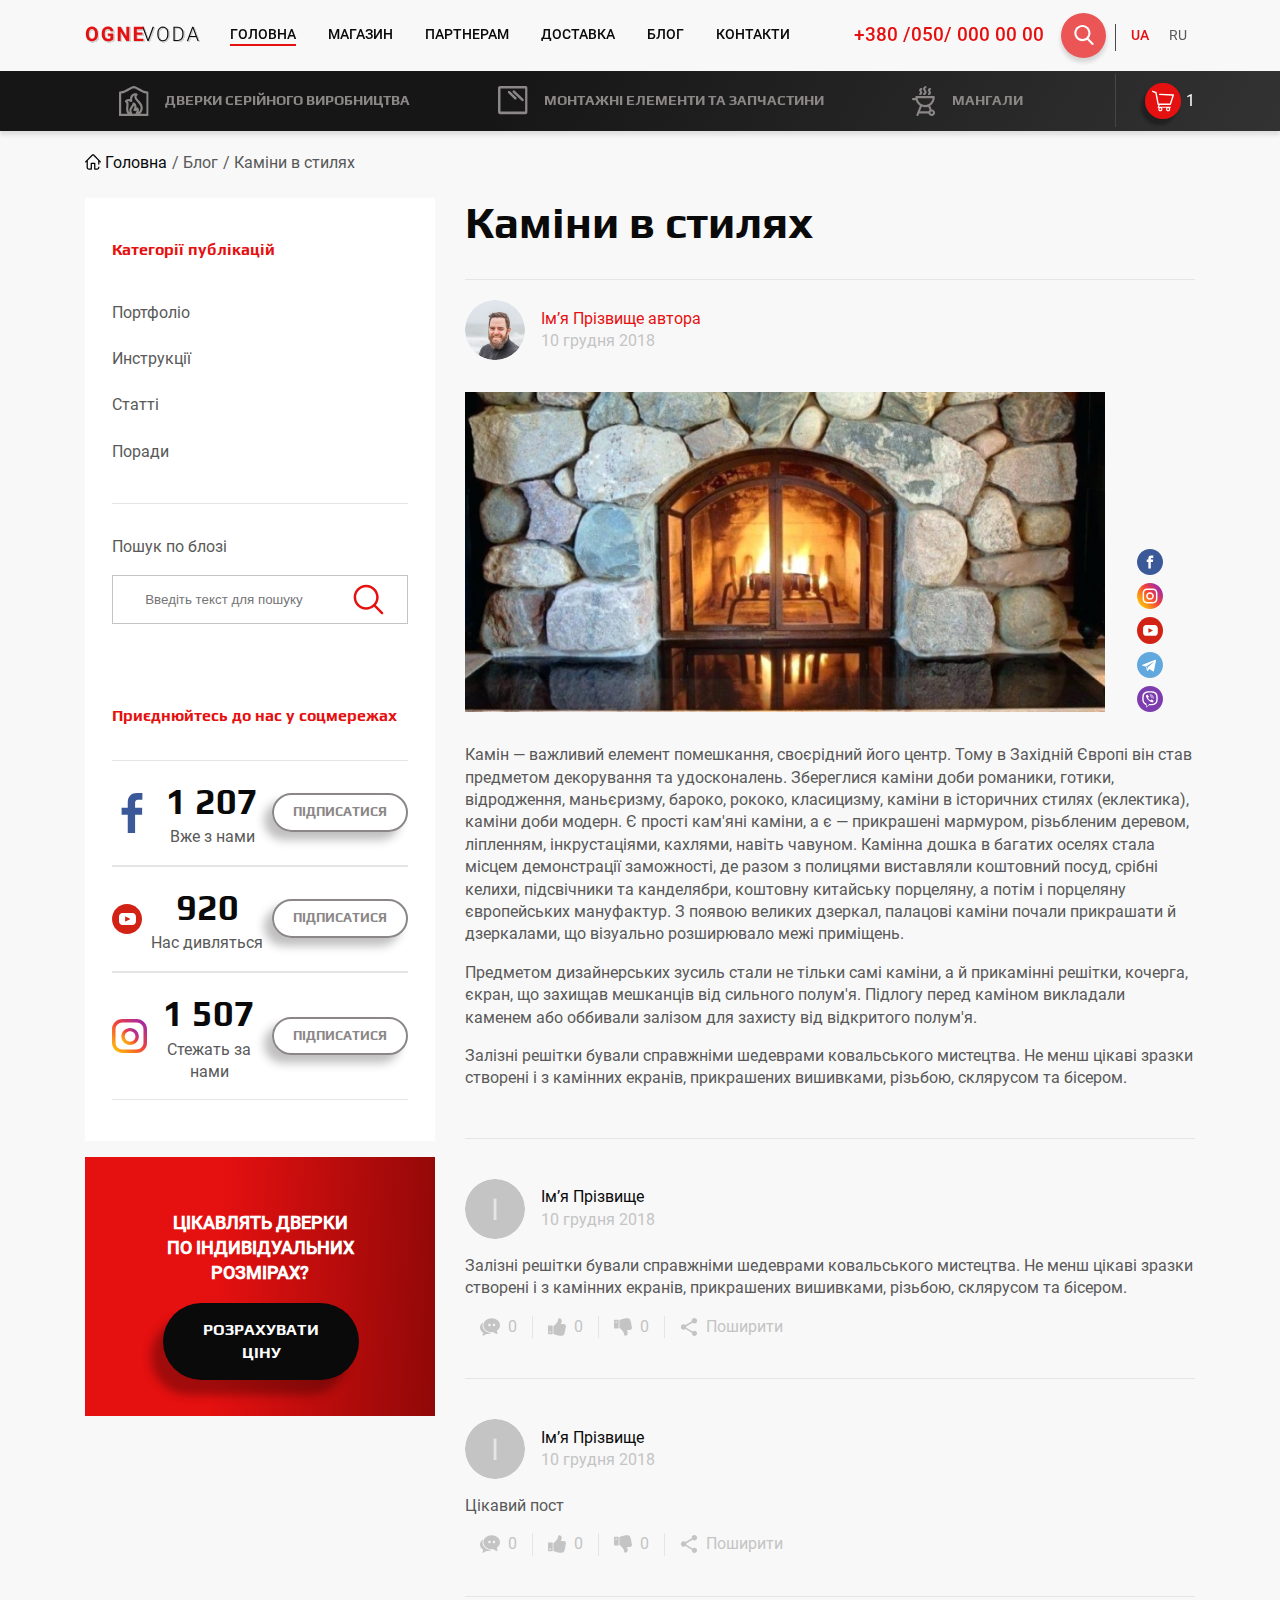
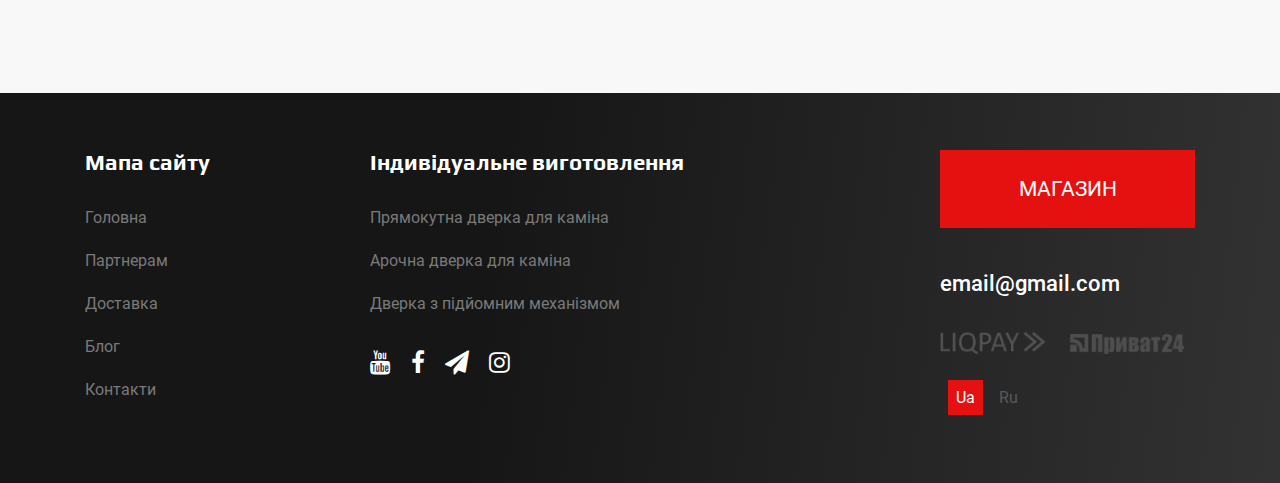
<file: open-blog.html>
<!DOCTYPE html>
<html lang="en">
	<head>
		<meta charset="UTF-8">
		<title>Start</title>
		<meta http-equiv="X-UA-Compatible" content="IE=edge">
		<meta name="viewport" content="width=device-width, initial-scale=1">
		<link rel="icon" href="favicon.png"/>
		<link rel="stylesheet" type="text/css" href="libs/bootstrap-grid.min.css">
		<link rel="stylesheet" type="text/css" href="libs/slick.css"/>
		<link rel="stylesheet" type="text/css" href="libs/font-awesome.css">
		<link rel="stylesheet" href="css/main.css" />
		<script src="https://ajax.googleapis.com/ajax/libs/jquery/3.3.1/jquery.min.js"></script>
	</head>
	<body>
		<header >
			<div class="header">
				<div class="container">
					<div class="header-block">
						<div class="header-logo">
							<a href="index.html"><svg width="129" height="23" viewBox="0 0 129 23" fill="none" xmlns="http://www.w3.org/2000/svg">
								<g filter="url(#filter0_d)">
								<path d="M62.984 18.2422L63.0621 18.5449L63.15 18.2422L67.6227 5.78125H68.941L63.648 20H62.4957L57.2027 5.78125H58.5113L62.984 18.2422ZM83.4117 13.6621C83.4117 14.9707 83.1839 16.1198 82.7281 17.1094C82.2789 18.099 81.6344 18.8607 80.7945 19.3945C79.9547 19.9284 78.9846 20.1953 77.8844 20.1953C76.2242 20.1953 74.8831 19.6029 73.8609 18.418C72.8388 17.2266 72.3277 15.6217 72.3277 13.6035V12.1387C72.3277 10.8431 72.5556 9.69727 73.0113 8.70117C73.4736 7.69857 74.1246 6.93034 74.9645 6.39648C75.8043 5.85612 76.7711 5.58594 77.8648 5.58594C78.9586 5.58594 79.9221 5.84961 80.7555 6.37695C81.5953 6.9043 82.2431 7.64974 82.6988 8.61328C83.1546 9.57682 83.3922 10.6934 83.4117 11.9629V13.6621ZM82.2105 12.1191C82.2105 10.4069 81.8232 9.06576 81.0484 8.0957C80.2737 7.12565 79.2125 6.64062 77.8648 6.64062C76.5432 6.64062 75.4885 7.12891 74.7008 8.10547C73.9195 9.07552 73.5289 10.4329 73.5289 12.1777V13.6621C73.5289 15.3483 73.9195 16.6862 74.7008 17.6758C75.482 18.6589 76.5432 19.1504 77.8844 19.1504C79.2451 19.1504 80.3063 18.6654 81.068 17.6953C81.8297 16.7188 82.2105 15.3613 82.2105 13.623V12.1191ZM88.4391 20V5.78125H92.4137C93.579 5.78125 94.624 6.04818 95.5484 6.58203C96.4729 7.10938 97.1923 7.86784 97.7066 8.85742C98.2275 9.84701 98.4879 10.9733 98.4879 12.2363V13.5449C98.4879 14.8145 98.2307 15.9408 97.7164 16.9238C97.2021 17.9069 96.4762 18.6654 95.5387 19.1992C94.6077 19.7331 93.5367 20 92.3258 20H88.4391ZM89.6402 6.80664V18.9844H92.3355C93.8329 18.9844 95.0341 18.4896 95.9391 17.5C96.844 16.5039 97.2965 15.1595 97.2965 13.4668V12.2168C97.2965 10.5827 96.8505 9.27409 95.9586 8.29102C95.0667 7.30794 93.8915 6.81315 92.4332 6.80664H89.6402ZM111.005 16.0156H104.55L103.086 20H101.826L107.207 5.78125H108.349L113.73 20H112.48L111.005 16.0156ZM104.921 14.9902H110.625L107.773 7.24609L104.921 14.9902Z" fill="#0A0A0A"/>
								<path d="M12.9492 13.2129C12.9492 14.6126 12.7018 15.8398 12.207 16.8945C11.7122 17.9492 11.0026 18.763 10.0781 19.3359C9.16016 19.9089 8.10547 20.1953 6.91406 20.1953C5.73568 20.1953 4.68424 19.9121 3.75977 19.3457C2.83529 18.7793 2.11914 17.972 1.61133 16.9238C1.10352 15.8691 0.846354 14.6582 0.839844 13.291V12.5879C0.839844 11.1882 1.09049 9.95768 1.5918 8.89648C2.09961 7.82878 2.8125 7.01172 3.73047 6.44531C4.65495 5.8724 5.70964 5.58594 6.89453 5.58594C8.07943 5.58594 9.13086 5.8724 10.0488 6.44531C10.9733 7.01172 11.6862 7.82878 12.1875 8.89648C12.6953 9.95768 12.9492 11.1849 12.9492 12.5781V13.2129ZM9.98047 12.5684C9.98047 11.0775 9.71354 9.94466 9.17969 9.16992C8.64583 8.39518 7.88411 8.00781 6.89453 8.00781C5.91146 8.00781 5.15299 8.39193 4.61914 9.16016C4.08529 9.92188 3.8151 11.0417 3.80859 12.5195V13.2129C3.80859 14.6647 4.07552 15.791 4.60938 16.5918C5.14323 17.3926 5.91146 17.793 6.91406 17.793C7.89714 17.793 8.65234 17.4089 9.17969 16.6406C9.70703 15.8659 9.97396 14.7396 9.98047 13.2617V12.5684ZM28.3281 18.2031C27.8008 18.8346 27.0553 19.3262 26.0918 19.6777C25.1283 20.0228 24.0605 20.1953 22.8887 20.1953C21.6582 20.1953 20.5775 19.9284 19.6465 19.3945C18.722 18.8542 18.0059 18.0729 17.498 17.0508C16.9967 16.0286 16.7396 14.8275 16.7266 13.4473V12.4805C16.7266 11.0612 16.9642 9.83398 17.4395 8.79883C17.9212 7.75716 18.6113 6.96289 19.5098 6.41602C20.4147 5.86263 21.4727 5.58594 22.6836 5.58594C24.3698 5.58594 25.6882 5.98958 26.6387 6.79688C27.5892 7.59766 28.1523 8.76628 28.3281 10.3027H25.4766C25.3464 9.48893 25.0566 8.89323 24.6074 8.51562C24.1647 8.13802 23.5527 7.94922 22.7715 7.94922C21.7754 7.94922 21.0169 8.32357 20.4961 9.07227C19.9753 9.82096 19.7116 10.9342 19.7051 12.4121V13.3203C19.7051 14.8112 19.9883 15.9375 20.5547 16.6992C21.1211 17.4609 21.9512 17.8418 23.0449 17.8418C24.1452 17.8418 24.9297 17.6074 25.3984 17.1387V14.6875H22.7324V12.5293H28.3281V18.2031ZM44.2734 20H41.3438L35.6406 10.6445V20H32.7109V5.78125H35.6406L41.3535 15.1562V5.78125H44.2734V20ZM57.3867 13.8379H51.7617V17.6465H58.3633V20H48.832V5.78125H58.3438V8.1543H51.7617V11.543H57.3867V13.8379Z"/>
								</g>
								<defs>
								<filter id="filter0_d" x="0" y="0" width="130.9" height="24" filterUnits="userSpaceOnUse" color-interpolation-filters="sRGB">
								<feFlood flood-opacity="0" result="BackgroundImageFix"/>
								<feColorMatrix in="SourceAlpha" type="matrix" values="0 0 0 0 0 0 0 0 0 0 0 0 0 0 0 0 0 0 127 0"/>
								<feOffset dx="1" dy="1"/>
								<feGaussianBlur stdDeviation="0.5"/>
								<feColorMatrix type="matrix" values="0 0 0 0 0 0 0 0 0 0 0 0 0 0 0 0 0 0 0.15 0"/>
								<feBlend mode="normal" in2="BackgroundImageFix" result="effect1_dropShadow"/>
								<feBlend mode="normal" in="SourceGraphic" in2="effect1_dropShadow" result="shape"/>
								</filter>
								</defs>
								</svg>
							</a>
						</div>
						<div class="mobile_menu">
							<div class="menu-humburger menu-humburger--close2">
						        <div class="menu-humburger__icon">
							          <div class="menu-humburger__line menu-humburger__line--1"></div>
							          <div class="menu-humburger__line menu-humburger__line--2"></div>
							          <div class="menu-humburger__line menu-humburger__line--3"></div>
						        </div>
						    </div>
						</div>
						<nav class="header__menu">
							<ul class="main_menu list-style-none">
							    <li class="current-menu-item"><a href="index.html">Головна</a></li>
							    <li><a href="shop.html">магазин</a></li>
							    <li><a href="portners.html">партнерам</a></li>
							    <li><a href="delivery.html">доставка</a></li>
							    <li><a href="blog.html">блог</a></li>
							    <li><a href="contacts.html">контакти</a></li>
							</ul>
							<div class="language-mobile d-md-none d-flex">
								<ul class="language__list list-style-none">
								    <li class="current"><a  href="#">UA</a></li>
								    <li><a href="#">RU</a></li>
								</ul>
								<div id="mob-search">
								    <form class="">
										<input type="search" placeholder="Search">
									</form>
								</div>
							</div>
						</nav>
						<div class="d-md-flex d-none align-items-center">
							<a class="header-phone d-xl-flex d-none" href="tel:+380 050 000 00 00">+380 /050/ 000 00 00 </a>
							<div id="wrap">
							    <form action="" autocomplete="off">
							    <input id="search" name="search" type="text" placeholder="Введіть текст для пошуку"><input id="search_submit" value="Rechercher" type="submit">
							    </form>
							</div>
							<div class="language d-lg-flex d-none">
								<ul class="language__list list-style-none">
								    <li><a class="current" href="#">UA</a></li>
								    <li><a href="#">RU</a></li>
								</ul>
							</div>
						</div>
					</div>
				</div>
			</div>
		</header>
		<div class="header-black">
			<div class="container header-black__block">
				<div class="header-products">
					<a href="shop.html" class="header-products__block">
						<svg width="30" height="30" viewBox="0 0 30 30" fill="none" xmlns="http://www.w3.org/2000/svg">
							<g clip-path="url(#clip0)">
							<path d="M29.6296 30C29.6239 29.2695 29.5912 6.49492 29.5912 6.49492C29.5912 6.35108 29.5629 6.20864 29.508 6.07575C29.453 5.94286 29.3725 5.82212 29.271 5.72041C29.1695 5.6187 29.049 5.53802 28.9163 5.48297C28.7837 5.42793 28.6415 5.3996 28.4979 5.3996C25.7042 5.3996 22.8039 3.72485 20.2456 2.24743C18.1571 1.04142 16.3538 0 14.8071 0C13.2604 0 11.4572 1.04142 9.36866 2.24743C6.81034 3.72485 3.91001 5.3996 1.11632 5.3996C0.826371 5.3996 0.548294 5.515 0.343267 5.72041C0.13824 5.92582 0.0230566 6.20442 0.0230566 6.49492L0 30H29.6296ZM16.253 27.8094H13.612C11.5734 24.6659 12.7109 23.0652 14.0203 21.224C14.4077 20.7052 14.7607 20.1615 15.0771 19.5964C15.1805 19.8059 15.2546 20.0288 15.2971 20.2586C15.5334 21.5166 14.8369 22.8804 14.6188 23.2096C14.5199 23.3387 14.4509 23.4883 14.4169 23.6475C14.3829 23.8066 14.3847 23.9714 14.4223 24.1298C14.4598 24.2882 14.5321 24.4362 14.6339 24.563C14.7357 24.6899 14.8645 24.7924 15.0108 24.8632C15.3976 25.0526 15.8224 25.1513 16.253 25.1519C16.7604 25.1504 17.2595 25.0217 17.7046 24.7775C17.4971 25.9181 16.7055 27.2088 16.253 27.8094ZM19.5741 26.2164C19.7444 25.7378 19.8589 25.2411 19.9151 24.7361C20.0285 23.6167 19.7518 22.6186 19.1168 21.8486C19.0142 21.7252 18.8857 21.6259 18.7406 21.5577C18.5954 21.4895 18.437 21.4542 18.2767 21.4542C18.1163 21.4542 17.958 21.4895 17.8128 21.5577C17.6676 21.6259 17.5391 21.7252 17.4365 21.8486C17.5223 21.377 17.549 20.8966 17.5163 20.4184C17.4029 18.8697 16.6027 17.5472 15.2029 16.5944C15.0423 16.4851 14.8555 16.4206 14.6618 16.4076C14.4681 16.3946 14.2744 16.4335 14.1007 16.5204C13.9269 16.6072 13.7794 16.7388 13.6733 16.9017C13.5671 17.0646 13.5062 17.2529 13.4967 17.4471C13.4583 18.246 12.8934 19.0391 12.2402 19.9573C11.1238 21.5262 9.69241 23.5378 10.5791 26.5023C9.89896 25.8738 9.36866 24.945 9.29372 23.5263C9.2284 22.2827 9.35809 21.1855 9.47241 20.2172C9.68184 18.4385 9.88263 16.7397 8.59146 15.3556C8.90969 15.2366 9.24706 15.1772 9.58673 15.1805C10.3005 15.1805 10.9769 15.4211 11.4447 15.8407C11.6125 15.9927 11.8233 16.0888 12.0479 16.1158C12.2726 16.1427 12.5 16.0991 12.6989 15.9911C12.8978 15.8831 13.0583 15.7159 13.1584 15.5126C13.2584 15.3093 13.2931 15.08 13.2575 14.8561C12.9693 13.0043 13.2729 11.4527 14.101 10.4854C14.4857 10.0311 15 9.70565 15.5747 9.55276C14.6678 11.9975 16.6555 14.1833 18.3165 16.0092C19.7297 17.5636 21.19 19.17 21.5128 21.0267C21.8077 22.7726 21.1438 24.7948 19.5741 26.2164ZM2.20959 7.52575C5.2031 7.18117 8.08998 5.51317 10.461 4.1445C12.2008 3.13966 13.8455 2.19064 14.8071 2.19064C15.7688 2.19064 17.4135 3.13966 19.1543 4.14546C21.5252 5.51413 24.4121 7.18214 27.4056 7.52671V27.8094H21.0295C21.4288 27.4524 21.7948 27.0597 22.1228 26.6361C23.4802 24.8747 24.0269 22.7495 23.6599 20.6532C23.2285 18.1681 21.4743 16.2382 19.9267 14.5356C17.3693 11.7232 16.887 10.7472 18.3665 9.24187C18.5033 9.10265 18.6005 8.92929 18.648 8.73975C18.6954 8.55021 18.6914 8.35141 18.6363 8.16396C18.5812 7.97651 18.4771 7.80724 18.3347 7.67369C18.1923 7.54015 18.0169 7.44719 17.8266 7.40447C17.3757 7.30252 16.915 7.25056 16.4528 7.24951C14.8619 7.24951 13.4353 7.89149 12.4361 9.05804C11.5379 10.1072 11.0383 11.5268 10.9701 13.1679C10.5181 13.0463 10.0519 12.9851 9.58385 12.986C7.91129 12.986 6.51637 13.7377 5.94283 14.9485C5.82716 15.1931 5.80594 15.4719 5.88329 15.7312C5.96063 15.9905 6.13105 16.2119 6.3617 16.3528C7.57793 17.0949 7.55583 17.8062 7.30125 19.9573C7.17636 21.0161 7.0361 22.2086 7.10911 23.6389C7.20999 25.559 7.90168 26.8834 8.78071 27.8094H2.20959V7.52575Z"/>
							</g>
							<defs>
							<clipPath id="clip0">
							<rect width="29.6296" height="30" fill="white"/>
							</clipPath>
							</defs>
						</svg>
						<span class="header-products__name">дверки серійного виробництва</span>
					</a>
					<a href="shop.html" class="header-products__block">
						<svg width="30" height="29" viewBox="0 0 30 29" fill="none" xmlns="http://www.w3.org/2000/svg">
						<g clip-path="url(#clip0)">
							<path d="M29.63 2.03824C29.6295 1.49781 29.4181 0.979656 29.0421 0.597515C28.6661 0.215375 28.1563 0.000478679 27.6245 0H2.00545C1.47372 0.000478679 0.963897 0.215375 0.587903 0.597515C0.21191 0.979656 0.000470979 1.49781 0 2.03824L0 26.0868C0.000470979 26.6272 0.21191 27.1453 0.587903 27.5275C0.963897 27.9096 1.47372 28.1245 2.00545 28.125H27.6245C28.1563 28.1245 28.6661 27.9096 29.0421 27.5275C29.4181 27.1453 29.6295 26.6272 29.63 26.0868V2.03824ZM27.1247 25.5797H2.50793V2.54893H27.1247V25.5797Z" />
							<path d="M18.2918 13.1875C18.5297 12.9525 18.6663 12.6313 18.6716 12.2942C18.6769 11.957 18.5506 11.6315 18.3203 11.3888L11.9944 5.32473C11.8806 5.20116 11.7436 5.10188 11.5916 5.0327C11.4396 4.96351 11.2755 4.92581 11.109 4.92178C10.9425 4.91775 10.7768 4.94748 10.6217 5.00924C10.4666 5.071 10.3252 5.16354 10.2057 5.28146C10.0862 5.39939 9.99098 5.54033 9.92565 5.69607C9.86033 5.8518 9.82618 6.0192 9.82522 6.18849C9.82425 6.35778 9.85648 6.52557 9.92002 6.68207C9.98357 6.83856 10.0772 6.98062 10.1953 7.09994L16.5176 13.1559C16.632 13.2765 16.7687 13.373 16.9198 13.4398C17.0709 13.5067 17.2335 13.5426 17.3983 13.5455C17.563 13.5485 17.7268 13.5184 17.8801 13.4569C18.0334 13.3955 18.1733 13.304 18.2918 13.1875Z" />
							<path d="M25.4352 14.8733C25.5534 14.7567 25.6478 14.6176 25.7131 14.464C25.7785 14.3103 25.8133 14.1451 25.8158 13.9777C25.8183 13.8104 25.7883 13.6441 25.7276 13.4885C25.6668 13.333 25.5765 13.1911 25.4618 13.0709L16.7375 4.75076C16.6252 4.62134 16.4882 4.51643 16.3348 4.44242C16.1814 4.3684 16.0149 4.3268 15.8452 4.32016C15.6756 4.31351 15.5063 4.34195 15.3478 4.40376C15.1893 4.46556 15.0448 4.55943 14.923 4.67969C14.8013 4.79995 14.7048 4.94409 14.6395 5.10337C14.5742 5.26265 14.5413 5.43375 14.543 5.6063C14.5447 5.77885 14.5809 5.94925 14.6493 6.10719C14.7177 6.26512 14.8169 6.40729 14.941 6.52507L23.6645 14.8407C23.8953 15.0833 24.2113 15.2229 24.5432 15.229C24.8751 15.2351 25.1959 15.1072 25.4352 14.8733Z" />
							</g>
							<defs>
							<clipPath id="clip0">
							<rect width="29.63" height="28.125" fill="white"/>
							</clipPath>
							</defs>
						</svg>
						<span class="header-products__name">Монтажні елементи та запчастини</span>
					</a>
					<a href="shop.html" class="header-products__block">
						<svg width="24" height="30" viewBox="0 0 24 30" fill="none" xmlns="http://www.w3.org/2000/svg">
							<g clip-path="url(#clip0)">
							<path d="M19.7082 23.3831H19.6047L18.1264 19.7229C18.9051 19.2347 19.6085 18.6356 20.2143 17.9444C21.8551 16.0624 22.7657 13.6538 22.7803 11.157C22.7798 10.8741 22.6672 10.603 22.4672 10.4029C22.2672 10.2029 21.996 10.0903 21.7131 10.0898H4.42577C4.14239 10.0895 3.8705 10.2018 3.66986 10.4019C3.46922 10.602 3.35623 10.8736 3.35574 11.157C3.35574 11.4366 3.36879 11.7247 3.39302 12.0117H1.06282C0.779646 12.0117 0.508072 12.1242 0.307839 12.3245C0.107607 12.5247 -0.00488281 12.7963 -0.00488281 13.0794C-0.00488281 13.3626 0.107607 13.6342 0.307839 13.8344C0.508072 14.0346 0.779646 14.1471 1.06282 14.1471H3.81432C4.24242 15.5484 4.96187 16.8434 5.92549 17.9472C6.51245 18.6166 7.19084 19.2 7.94065 19.68L4.46119 28.5422C4.40996 28.6727 4.38494 28.812 4.38755 28.9521C4.39015 29.0923 4.42034 29.2306 4.47638 29.3591C4.53242 29.4875 4.61322 29.6037 4.71417 29.701C4.81512 29.7982 4.93423 29.8747 5.06471 29.9259C5.19519 29.9771 5.33449 30.0021 5.47464 29.9995C5.61479 29.9969 5.75306 29.9667 5.88154 29.9107C6.01003 29.8547 6.12622 29.7739 6.22348 29.6729C6.32074 29.572 6.39716 29.4529 6.44839 29.3224L7.1633 27.5011H16.4226C16.7954 28.9486 18.1488 29.9991 19.7082 29.9991C21.577 29.9991 23.0982 28.5152 23.0982 26.6911C23.0982 24.867 21.577 23.3831 19.7082 23.3831ZM20.9628 26.6911C20.9628 27.338 20.4035 27.8646 19.7082 27.8646C19.0129 27.8646 18.4555 27.3389 18.4555 26.692C18.4555 26.0452 19.0147 25.5185 19.7101 25.5185C20.4054 25.5185 20.9637 26.0452 20.9637 26.692L20.9628 26.6911ZM16.3956 18.2595H16.3872C16.3426 18.2776 16.2993 18.2988 16.2576 18.3229C15.2598 18.788 14.1707 19.0243 13.0699 19.0145C11.9473 19.0258 10.8369 18.7806 9.82346 18.2977C9.77637 18.2691 9.72714 18.2441 9.67619 18.2231C8.86201 17.8 8.13476 17.2273 7.5324 16.5351C6.47226 15.3199 5.79173 13.8204 5.57503 12.2224H20.5816C20.3648 13.8204 19.6843 15.3199 18.6242 16.5351C17.9999 17.2497 17.2423 17.8358 16.3937 18.2604L16.3956 18.2595ZM9.87099 20.6139C11.9198 21.3195 14.1442 21.329 16.1989 20.641L17.597 24.1064C17.1696 24.4397 16.8296 24.8718 16.6062 25.3657H8.00124L9.87099 20.6139Z" />
							<path d="M8.20219 6.71098C8.18727 6.78275 8.09593 6.94307 7.65785 7.21151C7.53806 7.28336 7.43468 7.37956 7.35441 7.49388C7.27413 7.60819 7.21874 7.73808 7.19181 7.87515C7.16752 8.00672 7.17159 8.14196 7.20374 8.27183C7.23588 8.40171 7.29537 8.52322 7.37823 8.62827C7.48147 8.75792 7.6128 8.86244 7.7623 8.93397C7.91181 9.00549 8.0756 9.04215 8.24133 9.04119C8.44776 9.04187 8.65036 8.98542 8.82668 8.87807C9.66556 8.36543 10.1596 7.76796 10.3012 7.10059C10.5007 6.16199 9.94611 5.3576 9.64878 4.92605C9.44931 4.6371 9.27595 4.3668 9.30204 4.22419C9.31696 4.15242 9.4083 3.9921 9.84638 3.72366C9.96617 3.65181 10.0695 3.55561 10.1498 3.4413C10.2301 3.32698 10.2855 3.19709 10.3124 3.06002C10.3367 2.92845 10.3326 2.79321 10.3005 2.66334C10.2683 2.53347 10.2089 2.41195 10.126 2.3069C9.95624 2.09557 9.7155 1.95308 9.44856 1.90594C9.18162 1.85879 8.90664 1.91019 8.67475 2.05058C7.83588 2.56322 7.34188 3.16068 7.2002 3.82805C7.00167 4.76666 7.55532 5.57012 7.85266 6.0026C8.05305 6.29527 8.22922 6.56651 8.20219 6.71098Z"/>
							<path d="M16.9204 6.71095C16.9055 6.78272 16.8141 6.94304 16.3761 7.21148C16.2562 7.28329 16.1528 7.37947 16.0725 7.4938C15.9923 7.60812 15.9369 7.73804 15.91 7.87512C15.8857 8.00669 15.8898 8.14193 15.9219 8.2718C15.9541 8.40168 16.0136 8.5232 16.0964 8.62825C16.2002 8.75852 16.3322 8.86341 16.4826 8.93497C16.633 9.00652 16.7977 9.04284 16.9642 9.04116C17.1706 9.04185 17.3732 8.98539 17.5495 8.87805C18.3884 8.3654 18.8824 7.76794 19.0241 7.10056C19.2226 6.16196 18.669 5.35757 18.3716 4.92602C18.1722 4.63614 17.9988 4.36677 18.0249 4.22416C18.0398 4.15239 18.1312 3.99207 18.5692 3.72363C18.6891 3.65182 18.7925 3.55564 18.8728 3.44131C18.953 3.32699 19.0084 3.19708 19.0353 3.05999C19.0596 2.92842 19.0555 2.79318 19.0234 2.66331C18.9912 2.53343 18.9317 2.41192 18.8489 2.30687C18.679 2.09506 18.4379 1.95226 18.1706 1.9051C17.9032 1.85794 17.6278 1.90963 17.3958 2.05054C16.5569 2.56319 16.0629 3.16065 15.9212 3.82802C15.7217 4.76663 16.2763 5.57102 16.5737 6.00257C16.7778 6.29525 16.9502 6.56648 16.9204 6.71095Z" />
							<path d="M12.4509 6.29341C12.3931 6.56651 12.0864 6.87409 11.5402 7.20871C11.4204 7.28057 11.3171 7.37676 11.2368 7.49108C11.1565 7.60539 11.1011 7.73528 11.0742 7.87235C11.05 8.00392 11.0541 8.13915 11.0862 8.26901C11.1183 8.39888 11.1778 8.5204 11.2606 8.62548C11.3639 8.75601 11.4955 8.86129 11.6455 8.93332C11.7956 9.00535 11.9601 9.04224 12.1265 9.04118C12.3329 9.04187 12.5355 8.98542 12.7118 8.87807C13.7521 8.23959 14.3672 7.50138 14.5406 6.68115C14.7857 5.52723 14.0923 4.52059 13.7194 3.97811C13.3466 3.43564 13.1304 3.04603 13.1937 2.7459C13.2515 2.4728 13.5582 2.16521 14.1034 1.83153C14.2232 1.75967 14.3266 1.66348 14.4069 1.54916C14.4872 1.43485 14.5426 1.30495 14.5695 1.16789C14.5938 1.03632 14.5897 0.901078 14.5576 0.771205C14.5254 0.641332 14.4659 0.519813 14.3831 0.414763C14.2125 0.204101 13.9712 0.0625512 13.7041 0.0164326C13.437 -0.029686 13.1622 0.0227649 12.9309 0.164033C11.8935 0.800645 11.2783 1.53979 11.104 2.36002C10.8589 3.51394 11.5523 4.52059 11.9252 5.06306C12.298 5.60553 12.5152 5.99328 12.4509 6.29341Z"/>
							</g>
							<defs>
							<clipPath id="clip0">
							<rect width="23.0979" height="30" fill="white"/>
							</clipPath>
							</defs>
						</svg>
						<span class="header-products__name">мангали</span>
					</a>
				</div>
				<div class="header-cart__icon">
					<a href="#" class="header-cart__icon-link"><img src="img/shopping-cart-empty-side-view.svg" alt="cart"></a>
					<span>1</span>
				</div>
			</div>
		</div>
		<main class="blog main">
			<div class="container">
	            <div class="row">
	                <div class="col-12">
	                    <div class="path-page">
							<a href="index.html"><img src="img/icons/home.svg" alt="" title="">Головна</a>
	                        <a href="shop.html">Блог</a>
	                        <span>Каміни в стилях</span>
	                    </div>
	                </div>
	            </div>
	        </div>
			<div class="container">
				<div class="row">

<!-- SIDEBAR start -->
					<button  class="navigation-btn" type="button">Категорії публікацій</button> 
					<aside class="col-xl-4 col-lg-5 col-md-6 col-12 sidebar">
						<div class="sidebar-navigation">
							<p class="sidebar-title">Категорії публікацій</p>
							<nav class="sidebar-menu">
							    <ul class="list-style-none">
							        <li><a href="#">Портфоліо</a></li> 
							     	<li><a href="#">Инструкції</a></li> 
							     	<li><a href="#">Статті </a></li> 
							     	<li><a href="#">Поради</a></li>
							    </ul>
							</nav>
							<div class="search__block">
								<p>Пошук по блозі</p>
								<div class="search-input">
									<input type="search" name="search" autocomplete="off"  placeholder="Введіть текст для пошуку">
									<button type="submit" class="search-btn">
								                               <svg width="31" height="31" viewBox="0 0 31 31" fill="none" xmlns="http://www.w3.org/2000/svg">
											<path d="M29.9707 28.227L22.8383 21.0945C24.6063 18.9391 25.6719 16.1781 25.6719 13.1689C25.6719 6.2666 20.0713 0.666016 13.1689 0.666016C6.26055 0.666016 0.666016 6.2666 0.666016 13.1689C0.666016 20.0713 6.26055 25.6719 13.1689 25.6719C16.1781 25.6719 18.933 24.6123 21.0885 22.8443L28.2209 29.9707C28.7053 30.4551 29.4863 30.4551 29.9707 29.9707C30.4551 29.4924 30.4551 28.7053 29.9707 28.227ZM13.1689 23.1834C7.64102 23.1834 3.14844 18.6908 3.14844 13.1689C3.14844 7.64707 7.64102 3.14844 13.1689 3.14844C18.6908 3.14844 23.1895 7.64707 23.1895 13.1689C23.1895 18.6908 18.6908 23.1834 13.1689 23.1834Z"/>
										</svg>
								    </button>
								</div>
							</div>
						</div>
						<div class="sidebar-social">
							<p class="sidebar-title">Приєднюйтесь до нас у соцмережах</p>
							<div class="sidebar-social__block">
								<div class="sidebar-social__icon">
									<img src="img/facebook-logo.svg" alt="facebook logo">
								</div>
								<div class="sidebar-social__digit">
									<p class="sidebar-social__amount">1 207</p>
									<span>Вже з нами</span>
								</div>
								<div class="sidebar-social__subscribe">
									<a href="#" class="btn">підписатися</a>
								</div>
							</div>
							<div class="sidebar-social__block">
								<div class="sidebar-social__icon">
									<img src="img/youtube.svg" alt="youtube logo">
								</div>
								<div class="sidebar-social__digit">
									<p class="sidebar-social__amount">920</p>
									<span>Нас дивляться</span>
								</div>
								<div class="sidebar-social__subscribe">
									<a href="#" class="btn">підписатися</a>
								</div>
							</div>
							<div class="sidebar-social__block">
								<div class="sidebar-social__icon">
									<img src="img/instagram.svg" alt="instagram logo">
								</div>
								<div class="sidebar-social__digit">
									<p class="sidebar-social__amount">1 507</p>
									<span>Стежать за нами</span>
								</div>
								<div class="sidebar-social__subscribe">
									<a href="#" class="btn">підписатися</a>
								</div>
							</div>
						</div>
						<div class="sidebar-popup">
							<p>цікавлять дверки по індивідуальних розмірах?</p>
							<a href="#" class="btn btn-black">розрахувати ціну</a>
						</div>
					</aside>

<!-- SIDEBAR end -->

<!-- CONTENT start -->
					<div class="col-xl-8 col-lg-7 col-md-6 col-12 content">
						<article class="open-blog">
							<header class="open-blog__header">
								<h1>Каміни в стилях</h1>
								<div class="author">
									<div class="author-photo">
										<img src="img/open-blog/Intersect.jpg" alt="author photo">
									</div>
									<div class="author-information">
										<p class="author-name">Ім’я Прізвище автора</p>
										<time class="author-data" pubdate datetime="2018-12-10">10 грудня 2018</time>
									</div>
								</div>
							</header>
							<div class="open-blog__content">
								<div class="article-header">
									<div class="article-img" style="background: url(img/open-blog/arched-fireplace-door-arch-fireplace-door-full-arched-fireplace-doors-round-arch-fireplace-doors.jpg); background-size: cover; background-position: center; background-repeat: no-repeat;"></div>
									<div class="article-social">
										<ul class="list-style-none">
										    <li><a href="#"><img src="img/facebook2.svg" alt=""></a></li>
										    <li><a href="#"><img src="img/instagram4.svg" alt=""></a></li>
										    <li><a href="#"><img src="img/youtube.svg" alt=""></a></li>
										    <li><a href="#"><img src="img/telegram.svg" alt=""></a></li>
										    <li><a href="#"><img src="img/viber.svg" alt=""></a></li>
										</ul>
									</div>
								</div>
								<div class="article-content">
									<p>Камін — важливий елемент помешкання, своєрідний його центр. Тому в Західній Європі він став предметом декорування та удосконалень. Збереглися каміни доби романики, готики, відродження, маньєризму, бароко, рококо, класицизму, каміни в історичних стилях (еклектика), каміни доби модерн. Є прості кам'яні каміни, а є — прикрашені мармуром, різьбленим деревом, ліпленням, інкрустаціями, кахлями, навіть чавуном. Камінна дошка в багатих оселях стала місцем демонстрації заможності, де разом з полицями виставляли коштовний посуд, срібні келихи, підсвічники та канделябри, коштовну китайську порцеляну, а потім і порцеляну європейських мануфактур. З появою великих дзеркал, палацові каміни почали прикрашати й дзеркалами, що візуально розширювало межі приміщень.</p>
									<p>Предметом дизайнерських зусиль стали не тільки самі каміни, а й прикамінні решітки, кочерга, єкран, що захищав мешканців від сильного полум'я. Підлогу перед каміном викладали каменем або оббивали залізом для захисту від відкритого полум'я.</p>
									<p>Залізні решітки бували справжніми шедеврами ковальського мистецтва. Не менш цікаві зразки створені і з камінних екранів, прикрашених вишивками, різьбою, склярусом та бісером.</p>
								</div>
							</div>
							<footer class="open-blog__footer">
								<div class="testimonial-active">
									<div class="testimonial-block">
										<div class="testimonial-header">
											<img src="img/open-blog/Group.jpg" alt="avatar">
											<div class="testimonial-author">
												<p class="testimonial-name">Ім’я Прізвище</p>
												<time class="testimonial-data" pubdate datetime="2018-12-10">10 грудня 2018</time>
											</div>
										</div>
										<div class="testimonial-content">
											<p>Залізні решітки бували справжніми шедеврами ковальського мистецтва. Не менш цікаві зразки створені і з камінних екранів, прикрашених вишивками, різьбою, склярусом та бісером.</p>
										</div>
										<div class="testimonial-footer">
											<div class="testimonial-icon">
												<svg width="20" height="20" viewBox="0 0 20 20" fill="none" xmlns="http://www.w3.org/2000/svg">
													<g clip-path="url(#clip0)">
													<path d="M20.0002 8.20831C20.0002 4.3757 16.2821 1.25769 11.7121 1.25769C7.14193 1.25769 3.42383 4.37573 3.42383 8.20831C3.42383 12.0409 7.14193 15.1589 11.7121 15.1589C12.0963 15.1589 12.4819 15.1367 12.861 15.0928C14.6212 16.211 15.9207 16.8231 16.7261 16.9125C16.7541 16.9156 16.7823 16.9171 16.8099 16.9171C17.0686 16.9171 17.308 16.7882 17.4506 16.572C17.61 16.3302 17.6204 16.0234 17.4784 15.7729C17.4718 15.761 16.8503 14.627 17.0296 13.5438C18.9205 12.2205 20.0002 10.2867 20.0002 8.20831ZM9.46115 9.25805C8.78301 9.25805 8.23344 8.70834 8.23344 8.03031C8.23344 7.35223 8.78301 6.80256 9.46115 6.80256C10.1392 6.80256 10.689 7.35227 10.689 8.03031C10.689 8.70834 10.1392 9.25805 9.46115 9.25805ZM13.9631 9.25805C13.2849 9.25805 12.7352 8.70834 12.7352 8.03031C12.7352 7.35223 13.2849 6.80256 13.9631 6.80256C14.6411 6.80256 15.1909 7.35227 15.1909 8.03031C15.1909 8.70834 14.6411 9.25805 13.9631 9.25805Z"/>
													<path d="M5.17461 13.7693C4.35222 13.0883 3.70395 12.2912 3.24807 11.4003C2.76739 10.4609 2.52369 9.4616 2.52369 8.43022C2.52369 7.39881 2.76742 6.39956 3.24807 5.46018C3.28487 5.38828 3.3234 5.31727 3.36265 5.24658C1.33268 6.40959 0 8.35064 0 10.5449C0 12.5162 1.06193 14.344 2.91712 15.5735C3.25977 16.9205 2.46464 18.3456 2.45624 18.3602C2.40886 18.4438 2.41235 18.5469 2.46523 18.6271C2.51288 18.6994 2.59333 18.7422 2.67873 18.7422C2.68817 18.7422 2.69758 18.7416 2.70712 18.7406C3.63529 18.6375 5.26977 17.6941 6.50801 16.8987C6.92503 16.9553 7.35134 16.9839 7.77667 16.9839C9.40333 16.9839 10.9146 16.568 12.1644 15.8582C11.8852 15.8805 11.604 15.8924 11.3236 15.8924C9.01196 15.8924 6.82824 15.1384 5.17461 13.7693Z" />
													</g>
													<defs>
													<clipPath id="clip0">
													<rect width="20" height="20" fill="white"/>
													</clipPath>
													</defs>
												</svg>
												<span>0</span>
											</div>
											<div class="testimonial-icon">
												<svg width="18" height="18" viewBox="0 0 18 18" fill="none" xmlns="http://www.w3.org/2000/svg">
													<path d="M17.3808 9.95632C17.7933 9.48387 17.9996 8.92517 17.9996 8.2801C17.9996 7.69511 17.7856 7.18894 17.359 6.76122C16.9315 6.33353 16.4253 6.11981 15.8403 6.11981H12.7242C12.7542 6.01484 12.7842 5.92484 12.8141 5.84986C12.8438 5.77487 12.8855 5.69228 12.9378 5.60228C12.9901 5.51225 13.0277 5.44471 13.0502 5.39979C13.1851 5.14493 13.2884 4.93479 13.3598 4.76993C13.431 4.60475 13.5018 4.37984 13.5733 4.09483C13.6447 3.80998 13.6801 3.52486 13.6801 3.23986C13.6801 3.05994 13.678 2.91356 13.6744 2.80114C13.6709 2.68864 13.6518 2.51984 13.6184 2.29481C13.5844 2.06989 13.5393 1.88237 13.4832 1.73244C13.4269 1.58247 13.3368 1.41359 13.2133 1.22623C13.0895 1.03851 12.9395 0.886847 12.7631 0.770529C12.5867 0.654289 12.3618 0.556805 12.0881 0.478117C11.8141 0.399349 11.5049 0.359985 11.1597 0.359985C10.9647 0.359985 10.7961 0.431266 10.6535 0.573788C10.5035 0.723757 10.3758 0.911238 10.2709 1.13615C10.1658 1.36118 10.0927 1.55619 10.0514 1.72125C10.0101 1.88623 9.96319 2.11505 9.9109 2.40746C9.84317 2.72261 9.79277 2.94934 9.7588 3.08808C9.72511 3.22682 9.65931 3.40866 9.56191 3.63362C9.4643 3.85873 9.34818 4.0386 9.21315 4.17368C8.96569 4.42113 8.58699 4.87116 8.07687 5.5236C7.70928 6.00353 7.33057 6.45726 6.9406 6.88479C6.55054 7.31239 6.26558 7.5336 6.08562 7.54861C5.89826 7.56359 5.73698 7.64046 5.60195 7.77928C5.46691 7.91802 5.39941 8.08119 5.39941 8.26863V15.4798C5.39941 15.6748 5.47062 15.8416 5.61314 15.9804C5.75558 16.1193 5.92435 16.1924 6.11935 16.1999C6.38182 16.2074 6.97433 16.3722 7.89688 16.695C8.47429 16.8897 8.92609 17.0381 9.25235 17.1392C9.57853 17.2403 10.0345 17.3491 10.619 17.4655C11.2041 17.5817 11.744 17.64 12.2389 17.64H12.4302H13.2852H13.6902C14.6879 17.625 15.4263 17.3324 15.9065 16.7626C16.3413 16.245 16.525 15.5662 16.4577 14.7262C16.7502 14.4488 16.9528 14.0964 17.0652 13.6688C17.1925 13.2116 17.1925 12.7728 17.0652 12.3529C17.4101 11.8954 17.5714 11.3816 17.5487 10.8116C17.5497 10.5714 17.4936 10.2864 17.3808 9.95632Z"/>
													<path d="M3.96003 7.56006H0.720135C0.52501 7.56006 0.356245 7.63134 0.213763 7.77386C0.0712806 7.9163 0 8.08507 0 8.28008V15.4803C0 15.6751 0.0712806 15.8439 0.213802 15.9866C0.356403 16.1288 0.525167 16.2002 0.720174 16.2002H3.96003C4.155 16.2002 4.32369 16.1288 4.46625 15.9866C4.60873 15.8439 4.67997 15.6751 4.67997 15.4803V8.28008C4.67997 8.08507 4.60869 7.91634 4.46625 7.77386C4.32373 7.6313 4.15504 7.56006 3.96003 7.56006ZM2.66622 14.552C2.52374 14.6907 2.35502 14.76 2.16001 14.76C1.95748 14.76 1.78682 14.6907 1.64816 14.552C1.50942 14.4132 1.44007 14.2426 1.44007 14.0401C1.44007 13.8451 1.50938 13.6763 1.64816 13.5339C1.78686 13.3914 1.95748 13.32 2.16001 13.32C2.35502 13.32 2.52374 13.3914 2.66622 13.5339C2.80875 13.6763 2.88003 13.8451 2.88003 14.0401C2.88003 14.2426 2.8089 14.4132 2.66622 14.552Z"/>
												</svg>
												<span>0</span>
											</div>
											<div class="testimonial-icon">
												<svg width="18" height="18" viewBox="0 0 18 18" fill="none" xmlns="http://www.w3.org/2000/svg">
													<path d="M17.3808 8.04368C17.7933 8.51613 17.9996 9.07483 17.9996 9.7199C17.9996 10.3049 17.7856 10.8111 17.359 11.2388C16.9315 11.6665 16.4253 11.8802 15.8403 11.8802H12.7242C12.7542 11.9852 12.7842 12.0752 12.8141 12.1501C12.8438 12.2251 12.8855 12.3077 12.9378 12.3977C12.9901 12.4878 13.0277 12.5553 13.0502 12.6002C13.1851 12.8551 13.2884 13.0652 13.3598 13.2301C13.431 13.3952 13.5018 13.6202 13.5733 13.9052C13.6447 14.19 13.6801 14.4751 13.6801 14.7601C13.6801 14.9401 13.678 15.0864 13.6744 15.1989C13.6709 15.3114 13.6518 15.4802 13.6184 15.7052C13.5844 15.9301 13.5393 16.1176 13.4832 16.2676C13.4269 16.4175 13.3368 16.5864 13.2133 16.7738C13.0895 16.9615 12.9395 17.1132 12.7631 17.2295C12.5867 17.3457 12.3618 17.4432 12.0881 17.5219C11.8141 17.6007 11.5049 17.64 11.1597 17.64C10.9647 17.64 10.7961 17.5687 10.6535 17.4262C10.5035 17.2762 10.3758 17.0888 10.2709 16.8638C10.1658 16.6388 10.0927 16.4438 10.0514 16.2787C10.0101 16.1138 9.96319 15.885 9.9109 15.5925C9.84317 15.2774 9.79277 15.0507 9.7588 14.9119C9.72511 14.7732 9.65931 14.5913 9.56191 14.3664C9.4643 14.1413 9.34818 13.9614 9.21315 13.8263C8.96569 13.5789 8.58699 13.1288 8.07687 12.4764C7.70928 11.9965 7.33057 11.5427 6.9406 11.1152C6.55054 10.6876 6.26558 10.4664 6.08562 10.4514C5.89826 10.4364 5.73698 10.3595 5.60195 10.2207C5.46691 10.082 5.39941 9.91881 5.39941 9.73137V2.52016C5.39941 2.32516 5.47062 2.15836 5.61314 2.01962C5.75558 1.88072 5.92435 1.80763 6.11935 1.80011C6.38182 1.79258 6.97433 1.62775 7.89688 1.30496C8.47429 1.11027 8.92609 0.961918 9.25235 0.860809C9.57853 0.759701 10.0345 0.650867 10.619 0.53447C11.2041 0.41827 11.744 0.359991 12.2389 0.359991H12.4302H13.2852H13.6902C14.6879 0.374966 15.4263 0.667574 15.9065 1.23742C16.3413 1.75499 16.525 2.43375 16.4577 3.27375C16.7502 3.55123 16.9528 3.90357 17.0652 4.33118C17.1925 4.78842 17.1925 5.22721 17.0652 5.64713C17.4101 6.10465 17.5714 6.61839 17.5487 7.1884C17.5497 7.42864 17.4936 7.71356 17.3808 8.04368Z" />
													<path d="M3.96003 10.4399H0.720135C0.52501 10.4399 0.356245 10.3687 0.213763 10.2261C0.0712806 10.0837 0 9.91493 0 9.71992V2.51967C0 2.32493 0.0712806 2.15609 0.213802 2.01345C0.356403 1.87116 0.525167 1.79984 0.720174 1.79984H3.96003C4.155 1.79984 4.32369 1.87116 4.46625 2.01345C4.60873 2.15609 4.67997 2.32489 4.67997 2.51967V9.71992C4.67997 9.91493 4.60869 10.0837 4.46625 10.2261C4.32373 10.3687 4.15504 10.4399 3.96003 10.4399ZM2.66622 3.44805C2.52374 3.30931 2.35502 3.23996 2.16001 3.23996C1.95748 3.23996 1.78682 3.30931 1.64816 3.44805C1.50942 3.58679 1.44007 3.75736 1.44007 3.9599C1.44007 4.15487 1.50938 4.32367 1.64816 4.46611C1.78686 4.60863 1.95748 4.68 2.16001 4.68C2.35502 4.68 2.52374 4.60863 2.66622 4.46611C2.80875 4.32371 2.88003 4.15491 2.88003 3.9599C2.88003 3.75736 2.8089 3.58683 2.66622 3.44805Z"/>
												</svg>
												<span>0</span>
											</div>
											<div class="testimonial-icon">
												<svg width="18" height="18" viewBox="0 0 18 18" fill="none" xmlns="http://www.w3.org/2000/svg">
													<path d="M14.421 12.7238C13.7348 12.7238 13.1205 12.993 12.6525 13.4175L6.20775 9.66899C6.25426 9.46125 6.29025 9.252 6.29025 9.03599C6.29025 8.81998 6.25351 8.61148 6.20775 8.40298L12.5798 4.68972C13.0658 5.13972 13.7085 5.42096 14.421 5.42096C15.9233 5.42096 17.1338 4.2127 17.1338 2.71046C17.1338 1.21124 15.9225 0 14.421 0C12.9218 0 11.7105 1.21124 11.7105 2.70974C11.7105 2.92873 11.7473 3.13425 11.793 3.34275L5.42098 7.059C4.93423 6.60676 4.29225 6.32625 3.57897 6.32625C2.07673 6.32625 0.866211 7.53677 0.866211 9.03599C0.866211 10.5352 2.07673 11.7465 3.57897 11.7465C4.29146 11.7465 4.93423 11.4652 5.42023 11.0152L11.8537 14.772C11.8095 14.9633 11.7817 15.1628 11.7817 15.3615C11.7817 16.8165 12.9675 18 14.4202 18C15.8745 18 17.061 16.8173 17.061 15.3615C17.061 13.9058 15.8753 12.7238 14.421 12.7238Z"/>
												</svg>
												<span>Поширити</span>
											</div>
										</div>
										<div class="testimonial-feedback">
											<form action="open-blog_submit" method="get" accept-charset="utf-8">
												<label>
													<p>Ім’я</p>
													<input class="feedback-name" type="text" name="Name">
												</label>
												<label>
													<p>Ваш коментар</p>
													<textarea name="feedback" rows="7"></textarea>
												</label>
												<input type="submit" class="btn-red btn" value="Надіслати"></input>
											</form>
										</div>
									</div>
									<div class="testimonial-block">
										<div class="testimonial-header">
											<img src="img/open-blog/Group.jpg" alt="avatar">
											<div class="testimonial-author">
												<p class="testimonial-name">Ім’я Прізвище</p>
												<time class="testimonial-data" pubdate datetime="2018-12-10">10 грудня 2018</time>
											</div>
										</div>
										<div class="testimonial-content">
											<p>Цікавий пост</p>
										</div>
										<div class="testimonial-footer">
											<div class="testimonial-icon">
												<svg width="20" height="20" viewBox="0 0 20 20" fill="none" xmlns="http://www.w3.org/2000/svg">
													<g clip-path="url(#clip0)">
													<path d="M20.0002 8.20831C20.0002 4.3757 16.2821 1.25769 11.7121 1.25769C7.14193 1.25769 3.42383 4.37573 3.42383 8.20831C3.42383 12.0409 7.14193 15.1589 11.7121 15.1589C12.0963 15.1589 12.4819 15.1367 12.861 15.0928C14.6212 16.211 15.9207 16.8231 16.7261 16.9125C16.7541 16.9156 16.7823 16.9171 16.8099 16.9171C17.0686 16.9171 17.308 16.7882 17.4506 16.572C17.61 16.3302 17.6204 16.0234 17.4784 15.7729C17.4718 15.761 16.8503 14.627 17.0296 13.5438C18.9205 12.2205 20.0002 10.2867 20.0002 8.20831ZM9.46115 9.25805C8.78301 9.25805 8.23344 8.70834 8.23344 8.03031C8.23344 7.35223 8.78301 6.80256 9.46115 6.80256C10.1392 6.80256 10.689 7.35227 10.689 8.03031C10.689 8.70834 10.1392 9.25805 9.46115 9.25805ZM13.9631 9.25805C13.2849 9.25805 12.7352 8.70834 12.7352 8.03031C12.7352 7.35223 13.2849 6.80256 13.9631 6.80256C14.6411 6.80256 15.1909 7.35227 15.1909 8.03031C15.1909 8.70834 14.6411 9.25805 13.9631 9.25805Z"/>
													<path d="M5.17461 13.7693C4.35222 13.0883 3.70395 12.2912 3.24807 11.4003C2.76739 10.4609 2.52369 9.4616 2.52369 8.43022C2.52369 7.39881 2.76742 6.39956 3.24807 5.46018C3.28487 5.38828 3.3234 5.31727 3.36265 5.24658C1.33268 6.40959 0 8.35064 0 10.5449C0 12.5162 1.06193 14.344 2.91712 15.5735C3.25977 16.9205 2.46464 18.3456 2.45624 18.3602C2.40886 18.4438 2.41235 18.5469 2.46523 18.6271C2.51288 18.6994 2.59333 18.7422 2.67873 18.7422C2.68817 18.7422 2.69758 18.7416 2.70712 18.7406C3.63529 18.6375 5.26977 17.6941 6.50801 16.8987C6.92503 16.9553 7.35134 16.9839 7.77667 16.9839C9.40333 16.9839 10.9146 16.568 12.1644 15.8582C11.8852 15.8805 11.604 15.8924 11.3236 15.8924C9.01196 15.8924 6.82824 15.1384 5.17461 13.7693Z" />
													</g>
													<defs>
													<clipPath id="clip0">
													<rect width="20" height="20" fill="white"/>
													</clipPath>
													</defs>
												</svg>
												<span>0</span>
											</div>
											<div class="testimonial-icon">
												<svg width="18" height="18" viewBox="0 0 18 18" fill="none" xmlns="http://www.w3.org/2000/svg">
													<path d="M17.3808 9.95632C17.7933 9.48387 17.9996 8.92517 17.9996 8.2801C17.9996 7.69511 17.7856 7.18894 17.359 6.76122C16.9315 6.33353 16.4253 6.11981 15.8403 6.11981H12.7242C12.7542 6.01484 12.7842 5.92484 12.8141 5.84986C12.8438 5.77487 12.8855 5.69228 12.9378 5.60228C12.9901 5.51225 13.0277 5.44471 13.0502 5.39979C13.1851 5.14493 13.2884 4.93479 13.3598 4.76993C13.431 4.60475 13.5018 4.37984 13.5733 4.09483C13.6447 3.80998 13.6801 3.52486 13.6801 3.23986C13.6801 3.05994 13.678 2.91356 13.6744 2.80114C13.6709 2.68864 13.6518 2.51984 13.6184 2.29481C13.5844 2.06989 13.5393 1.88237 13.4832 1.73244C13.4269 1.58247 13.3368 1.41359 13.2133 1.22623C13.0895 1.03851 12.9395 0.886847 12.7631 0.770529C12.5867 0.654289 12.3618 0.556805 12.0881 0.478117C11.8141 0.399349 11.5049 0.359985 11.1597 0.359985C10.9647 0.359985 10.7961 0.431266 10.6535 0.573788C10.5035 0.723757 10.3758 0.911238 10.2709 1.13615C10.1658 1.36118 10.0927 1.55619 10.0514 1.72125C10.0101 1.88623 9.96319 2.11505 9.9109 2.40746C9.84317 2.72261 9.79277 2.94934 9.7588 3.08808C9.72511 3.22682 9.65931 3.40866 9.56191 3.63362C9.4643 3.85873 9.34818 4.0386 9.21315 4.17368C8.96569 4.42113 8.58699 4.87116 8.07687 5.5236C7.70928 6.00353 7.33057 6.45726 6.9406 6.88479C6.55054 7.31239 6.26558 7.5336 6.08562 7.54861C5.89826 7.56359 5.73698 7.64046 5.60195 7.77928C5.46691 7.91802 5.39941 8.08119 5.39941 8.26863V15.4798C5.39941 15.6748 5.47062 15.8416 5.61314 15.9804C5.75558 16.1193 5.92435 16.1924 6.11935 16.1999C6.38182 16.2074 6.97433 16.3722 7.89688 16.695C8.47429 16.8897 8.92609 17.0381 9.25235 17.1392C9.57853 17.2403 10.0345 17.3491 10.619 17.4655C11.2041 17.5817 11.744 17.64 12.2389 17.64H12.4302H13.2852H13.6902C14.6879 17.625 15.4263 17.3324 15.9065 16.7626C16.3413 16.245 16.525 15.5662 16.4577 14.7262C16.7502 14.4488 16.9528 14.0964 17.0652 13.6688C17.1925 13.2116 17.1925 12.7728 17.0652 12.3529C17.4101 11.8954 17.5714 11.3816 17.5487 10.8116C17.5497 10.5714 17.4936 10.2864 17.3808 9.95632Z"/>
													<path d="M3.96003 7.56006H0.720135C0.52501 7.56006 0.356245 7.63134 0.213763 7.77386C0.0712806 7.9163 0 8.08507 0 8.28008V15.4803C0 15.6751 0.0712806 15.8439 0.213802 15.9866C0.356403 16.1288 0.525167 16.2002 0.720174 16.2002H3.96003C4.155 16.2002 4.32369 16.1288 4.46625 15.9866C4.60873 15.8439 4.67997 15.6751 4.67997 15.4803V8.28008C4.67997 8.08507 4.60869 7.91634 4.46625 7.77386C4.32373 7.6313 4.15504 7.56006 3.96003 7.56006ZM2.66622 14.552C2.52374 14.6907 2.35502 14.76 2.16001 14.76C1.95748 14.76 1.78682 14.6907 1.64816 14.552C1.50942 14.4132 1.44007 14.2426 1.44007 14.0401C1.44007 13.8451 1.50938 13.6763 1.64816 13.5339C1.78686 13.3914 1.95748 13.32 2.16001 13.32C2.35502 13.32 2.52374 13.3914 2.66622 13.5339C2.80875 13.6763 2.88003 13.8451 2.88003 14.0401C2.88003 14.2426 2.8089 14.4132 2.66622 14.552Z"/>
												</svg>
												<span>0</span>
											</div>
											<div class="testimonial-icon">
												<svg width="18" height="18" viewBox="0 0 18 18" fill="none" xmlns="http://www.w3.org/2000/svg">
													<path d="M17.3808 8.04368C17.7933 8.51613 17.9996 9.07483 17.9996 9.7199C17.9996 10.3049 17.7856 10.8111 17.359 11.2388C16.9315 11.6665 16.4253 11.8802 15.8403 11.8802H12.7242C12.7542 11.9852 12.7842 12.0752 12.8141 12.1501C12.8438 12.2251 12.8855 12.3077 12.9378 12.3977C12.9901 12.4878 13.0277 12.5553 13.0502 12.6002C13.1851 12.8551 13.2884 13.0652 13.3598 13.2301C13.431 13.3952 13.5018 13.6202 13.5733 13.9052C13.6447 14.19 13.6801 14.4751 13.6801 14.7601C13.6801 14.9401 13.678 15.0864 13.6744 15.1989C13.6709 15.3114 13.6518 15.4802 13.6184 15.7052C13.5844 15.9301 13.5393 16.1176 13.4832 16.2676C13.4269 16.4175 13.3368 16.5864 13.2133 16.7738C13.0895 16.9615 12.9395 17.1132 12.7631 17.2295C12.5867 17.3457 12.3618 17.4432 12.0881 17.5219C11.8141 17.6007 11.5049 17.64 11.1597 17.64C10.9647 17.64 10.7961 17.5687 10.6535 17.4262C10.5035 17.2762 10.3758 17.0888 10.2709 16.8638C10.1658 16.6388 10.0927 16.4438 10.0514 16.2787C10.0101 16.1138 9.96319 15.885 9.9109 15.5925C9.84317 15.2774 9.79277 15.0507 9.7588 14.9119C9.72511 14.7732 9.65931 14.5913 9.56191 14.3664C9.4643 14.1413 9.34818 13.9614 9.21315 13.8263C8.96569 13.5789 8.58699 13.1288 8.07687 12.4764C7.70928 11.9965 7.33057 11.5427 6.9406 11.1152C6.55054 10.6876 6.26558 10.4664 6.08562 10.4514C5.89826 10.4364 5.73698 10.3595 5.60195 10.2207C5.46691 10.082 5.39941 9.91881 5.39941 9.73137V2.52016C5.39941 2.32516 5.47062 2.15836 5.61314 2.01962C5.75558 1.88072 5.92435 1.80763 6.11935 1.80011C6.38182 1.79258 6.97433 1.62775 7.89688 1.30496C8.47429 1.11027 8.92609 0.961918 9.25235 0.860809C9.57853 0.759701 10.0345 0.650867 10.619 0.53447C11.2041 0.41827 11.744 0.359991 12.2389 0.359991H12.4302H13.2852H13.6902C14.6879 0.374966 15.4263 0.667574 15.9065 1.23742C16.3413 1.75499 16.525 2.43375 16.4577 3.27375C16.7502 3.55123 16.9528 3.90357 17.0652 4.33118C17.1925 4.78842 17.1925 5.22721 17.0652 5.64713C17.4101 6.10465 17.5714 6.61839 17.5487 7.1884C17.5497 7.42864 17.4936 7.71356 17.3808 8.04368Z" />
													<path d="M3.96003 10.4399H0.720135C0.52501 10.4399 0.356245 10.3687 0.213763 10.2261C0.0712806 10.0837 0 9.91493 0 9.71992V2.51967C0 2.32493 0.0712806 2.15609 0.213802 2.01345C0.356403 1.87116 0.525167 1.79984 0.720174 1.79984H3.96003C4.155 1.79984 4.32369 1.87116 4.46625 2.01345C4.60873 2.15609 4.67997 2.32489 4.67997 2.51967V9.71992C4.67997 9.91493 4.60869 10.0837 4.46625 10.2261C4.32373 10.3687 4.15504 10.4399 3.96003 10.4399ZM2.66622 3.44805C2.52374 3.30931 2.35502 3.23996 2.16001 3.23996C1.95748 3.23996 1.78682 3.30931 1.64816 3.44805C1.50942 3.58679 1.44007 3.75736 1.44007 3.9599C1.44007 4.15487 1.50938 4.32367 1.64816 4.46611C1.78686 4.60863 1.95748 4.68 2.16001 4.68C2.35502 4.68 2.52374 4.60863 2.66622 4.46611C2.80875 4.32371 2.88003 4.15491 2.88003 3.9599C2.88003 3.75736 2.8089 3.58683 2.66622 3.44805Z"/>
												</svg>
												<span>0</span>
											</div>
											<div class="testimonial-icon">
												<svg width="18" height="18" viewBox="0 0 18 18" fill="none" xmlns="http://www.w3.org/2000/svg">
													<path d="M14.421 12.7238C13.7348 12.7238 13.1205 12.993 12.6525 13.4175L6.20775 9.66899C6.25426 9.46125 6.29025 9.252 6.29025 9.03599C6.29025 8.81998 6.25351 8.61148 6.20775 8.40298L12.5798 4.68972C13.0658 5.13972 13.7085 5.42096 14.421 5.42096C15.9233 5.42096 17.1338 4.2127 17.1338 2.71046C17.1338 1.21124 15.9225 0 14.421 0C12.9218 0 11.7105 1.21124 11.7105 2.70974C11.7105 2.92873 11.7473 3.13425 11.793 3.34275L5.42098 7.059C4.93423 6.60676 4.29225 6.32625 3.57897 6.32625C2.07673 6.32625 0.866211 7.53677 0.866211 9.03599C0.866211 10.5352 2.07673 11.7465 3.57897 11.7465C4.29146 11.7465 4.93423 11.4652 5.42023 11.0152L11.8537 14.772C11.8095 14.9633 11.7817 15.1628 11.7817 15.3615C11.7817 16.8165 12.9675 18 14.4202 18C15.8745 18 17.061 16.8173 17.061 15.3615C17.061 13.9058 15.8753 12.7238 14.421 12.7238Z"/>
												</svg>
												<span>Поширити</span>
											</div>
										</div>
										<div class="testimonial-feedback">
											<form action="open-blog_submit" method="get" accept-charset="utf-8">
												<label>
													<p>Ім’я</p>
													<input class="feedback-name" type="text" name="Name">
												</label>
												<label>
													<p>Ваш коментар</p>
													<textarea name="feedback" rows="7"></textarea>
												</label>
												<input type="submit" class="btn-red btn" value="Надіслати"></input>
											</form>
										</div>
									</div>
								</div>
							</footer>
						</article>
					</div>
<!-- CONTENT end -->

				</div>
			</div>
		</main>
		<footer class="footer">
			<div class="container">
				<div class="row">
					<div class="col-3 d-none d-md-block order-1">
						<h3 class="footer-title">Мапа сайту</h3>
						<nav>
							<ul class="footer_menu list-style-none">
							    <li class="current-menu-item"><a href="index.html">Головна</a></li>
							    <li><a href="portners.html">Партнерам</a></li>
							    <li><a href="delivery.html">Доставка</a></li>
							    <li><a href="blog.html">Блог</a></li>
							    <li><a href="contacts.html">Контакти</a></li>
							</ul>
						</nav>
					</div>
					<div class="col-md-6 col-12 order-md-2 order-3">
						<h3 class="footer-title d-none d-md-block">Індивідуальне виготовлення</h3>
						<nav class="d-none d-md-block">
							<ul class="footer_menu-indevidual list-style-none">
							    <li class="current-menu-item"><a href="index.html">Прямокутна дверка для каміна</a></li>
							    <li><a href="portners.html">Арочна дверка для каміна</a></li>
							    <li><a href="delivery.html">Дверка з підйомним механізмом</a></li>
							</ul>
						</nav>
						<div class="footer__social">
							<ul class="list-style-none">
							    <li><a href="#"><i class="fa fa-youtube" aria-hidden="true"></i></a></li>
							    <li><a href="#"><i class="fa fa-facebook" aria-hidden="true"></i></a></li>
							    <li><a href="#"><i class="fa fa-paper-plane" aria-hidden="true"></i></a></li>
							    <li><a href="#"><i class="fa fa-instagram" aria-hidden="true"></i></a></li>
							</ul>
						</div>	
					</div>
					<div class="col-md-3 col-12 order-md-3 order-2">
						<a href="#" class="btn-shop">магазин</a>
						<a class="footer-email d-none d-md-block" href="#">email@gmail.com</a>
						<div class="payment-icon">
							<img src="img/LIQPAY.png" alt="liqpay">
							<img src="img/privat24.png" alt="privat">
						</div>
						<div class="footer__phone d-md-none d-block">
							<a href="tel:+380500000000">+380 /050/ 000 00 00</a>
							<a href="tel:+380500000000">+380 /050/ 000 00 00</a>
						</div>
						<div class="language-footer d-none d-md-block">
							<ul class="language__list list-style-none">
							    <li><a class="current" href="#">Ua</a></li>
							    <li><a href="#">Ru</a></li>
							</ul>
						</div>
					</div>
				</div>
			</div>
			<!-- POPUP start -->
			<div class="form">
				<div id="overlay"></div>

				<!-- POPUP CULCULATE start -->
				<div class="rozrah-price-popup">
					<div class="rozrah-price">
						<span class="modal_close"><img src="img/Vector.svg" alt="close"></span>
						<h2>РОЗРАХУВАТИ вартість</h2> 
						<p>Заповніть, будь ласка, форму і наші працівники </br> зв’яжуться з вами для більш детальної оцінки </p>  
						<div class="proiom">
							<label>Висота пройома
								<span>мм</span>
								<input id="height-proioma" onkeyup="checkParams()" type="text" name="height-proioma">
							</label>  
							<label>Ширина пройома
								<span>мм</span>
								<input id="width-proioma"  onkeyup="checkParams()" type="text" name="width-proioma">
							</label>
						</div>
						<label>Ім’я<input id="name-proioma" onkeyup="checkParams()"  type="text" name="name"></label>
						<label>Номер телефону<input onkeyup="checkParams()" id="phone-proioma" type="tel" name="phone"></label>
						<input type="button" class="btn-red btn" id="submit" value="розрахувати" style="display: none;">
					</div>
				</div>
				<!-- POPUP CULCULATE end -->

			</div>
<!-- POPUP end -->
		</footer>
		<script type="text/javascript" src="libs/slick.min.js"></script>
		<script src="js/main.js"></script>
	</body>
</html>
</file>
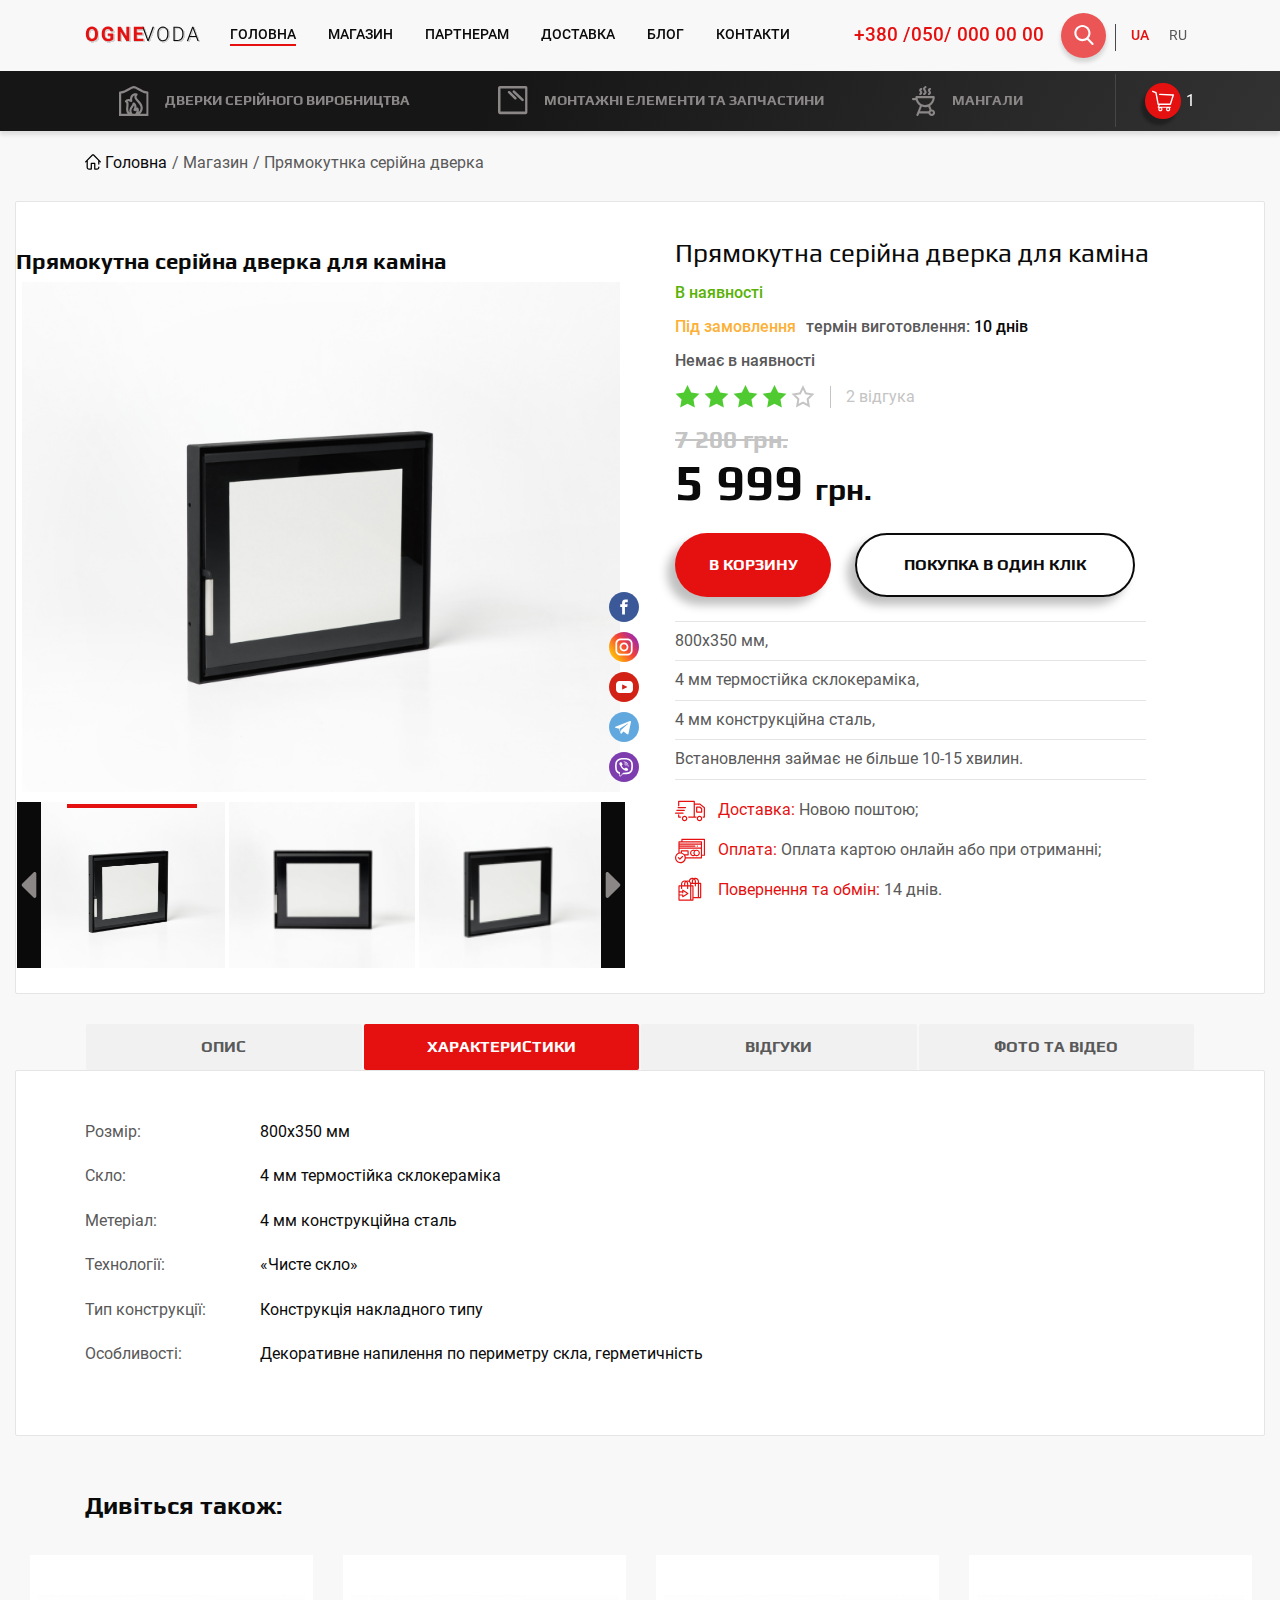
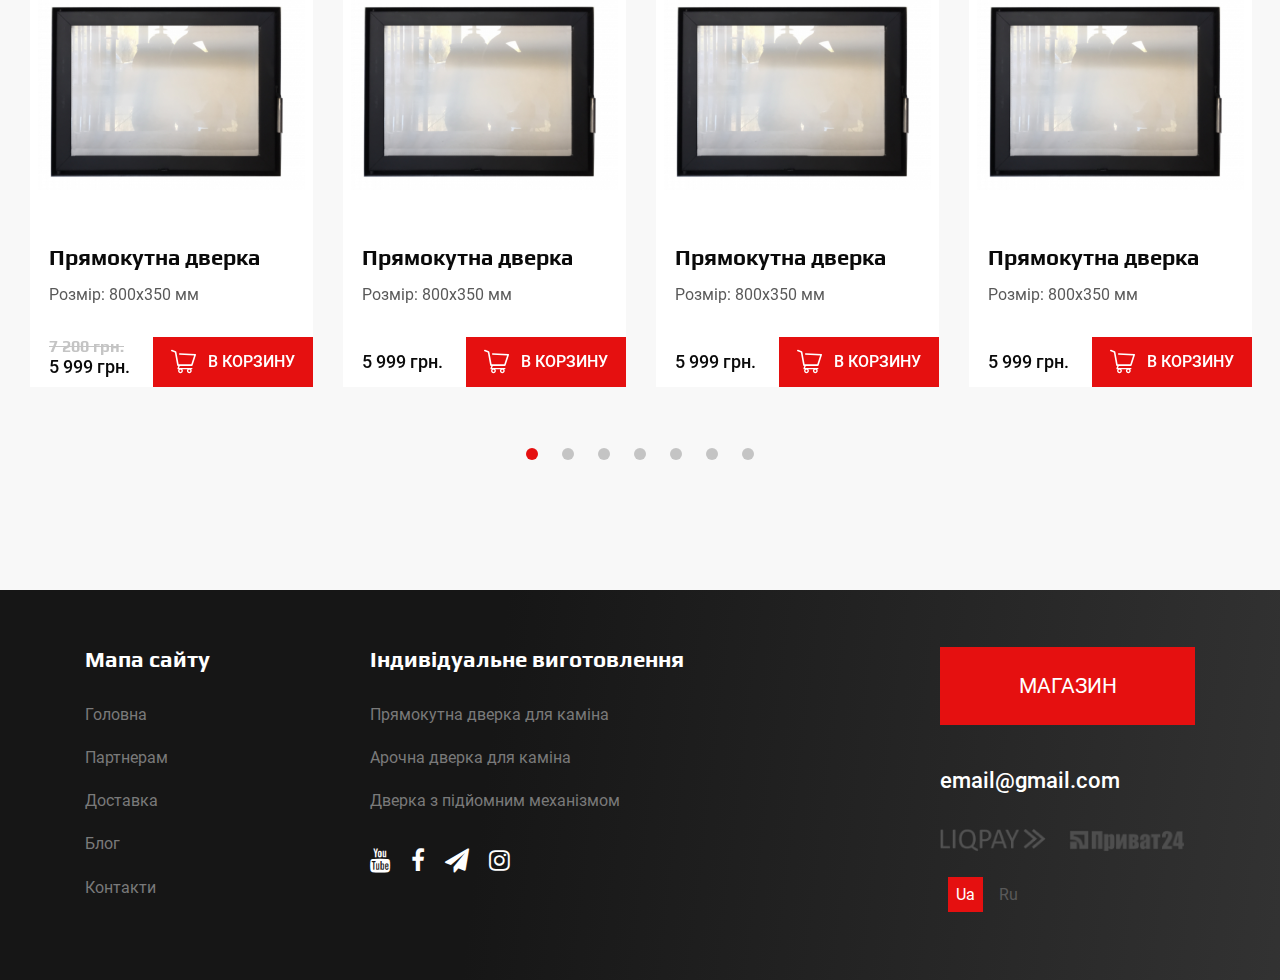
<file: open-goods.html>
<!DOCTYPE html>
<html lang="en">

<head>
    <meta charset="UTF-8">
    <title>Start</title>
    <meta http-equiv="X-UA-Compatible" content="IE=edge">
    <meta name="viewport" content="width=device-width, initial-scale=1">
    <link rel="icon" href="favicon.png" />
    <link rel="stylesheet" type="text/css" href="libs/bootstrap-grid.min.css">
    <link rel="stylesheet" type="text/css" href="libs/slick.css" />
    <link rel="stylesheet" type="text/css" href="libs/font-awesome.css">
    <!-- formstyler -->
    <link rel="stylesheet" href="libs/jquery.formstyler.css">
    <link rel="stylesheet" href="libs/jquery.formstyler.theme.css">
    <!-- style scrollBar -->
    <link rel="stylesheet" href="libs/simplebar.css">
    <!-- style magnific-popup -->
    <link rel="stylesheet" href="libs/magnific-popup.css">
    <!-- main style -->
    <link rel="stylesheet" href="css/main.css" />
    <script src="https://ajax.googleapis.com/ajax/libs/jquery/3.3.1/jquery.min.js"></script>
</head>

<body>
        <header >
            <div class="header">
                <div class="container">
                    <div class="header-block">
                        <div class="header-logo">
                            <a href="index.html"><svg width="129" height="23" viewBox="0 0 129 23" fill="none" xmlns="http://www.w3.org/2000/svg">
                                <g filter="url(#filter0_d)">
                                <path d="M62.984 18.2422L63.0621 18.5449L63.15 18.2422L67.6227 5.78125H68.941L63.648 20H62.4957L57.2027 5.78125H58.5113L62.984 18.2422ZM83.4117 13.6621C83.4117 14.9707 83.1839 16.1198 82.7281 17.1094C82.2789 18.099 81.6344 18.8607 80.7945 19.3945C79.9547 19.9284 78.9846 20.1953 77.8844 20.1953C76.2242 20.1953 74.8831 19.6029 73.8609 18.418C72.8388 17.2266 72.3277 15.6217 72.3277 13.6035V12.1387C72.3277 10.8431 72.5556 9.69727 73.0113 8.70117C73.4736 7.69857 74.1246 6.93034 74.9645 6.39648C75.8043 5.85612 76.7711 5.58594 77.8648 5.58594C78.9586 5.58594 79.9221 5.84961 80.7555 6.37695C81.5953 6.9043 82.2431 7.64974 82.6988 8.61328C83.1546 9.57682 83.3922 10.6934 83.4117 11.9629V13.6621ZM82.2105 12.1191C82.2105 10.4069 81.8232 9.06576 81.0484 8.0957C80.2737 7.12565 79.2125 6.64062 77.8648 6.64062C76.5432 6.64062 75.4885 7.12891 74.7008 8.10547C73.9195 9.07552 73.5289 10.4329 73.5289 12.1777V13.6621C73.5289 15.3483 73.9195 16.6862 74.7008 17.6758C75.482 18.6589 76.5432 19.1504 77.8844 19.1504C79.2451 19.1504 80.3063 18.6654 81.068 17.6953C81.8297 16.7188 82.2105 15.3613 82.2105 13.623V12.1191ZM88.4391 20V5.78125H92.4137C93.579 5.78125 94.624 6.04818 95.5484 6.58203C96.4729 7.10938 97.1923 7.86784 97.7066 8.85742C98.2275 9.84701 98.4879 10.9733 98.4879 12.2363V13.5449C98.4879 14.8145 98.2307 15.9408 97.7164 16.9238C97.2021 17.9069 96.4762 18.6654 95.5387 19.1992C94.6077 19.7331 93.5367 20 92.3258 20H88.4391ZM89.6402 6.80664V18.9844H92.3355C93.8329 18.9844 95.0341 18.4896 95.9391 17.5C96.844 16.5039 97.2965 15.1595 97.2965 13.4668V12.2168C97.2965 10.5827 96.8505 9.27409 95.9586 8.29102C95.0667 7.30794 93.8915 6.81315 92.4332 6.80664H89.6402ZM111.005 16.0156H104.55L103.086 20H101.826L107.207 5.78125H108.349L113.73 20H112.48L111.005 16.0156ZM104.921 14.9902H110.625L107.773 7.24609L104.921 14.9902Z" fill="#0A0A0A"/>
                                <path d="M12.9492 13.2129C12.9492 14.6126 12.7018 15.8398 12.207 16.8945C11.7122 17.9492 11.0026 18.763 10.0781 19.3359C9.16016 19.9089 8.10547 20.1953 6.91406 20.1953C5.73568 20.1953 4.68424 19.9121 3.75977 19.3457C2.83529 18.7793 2.11914 17.972 1.61133 16.9238C1.10352 15.8691 0.846354 14.6582 0.839844 13.291V12.5879C0.839844 11.1882 1.09049 9.95768 1.5918 8.89648C2.09961 7.82878 2.8125 7.01172 3.73047 6.44531C4.65495 5.8724 5.70964 5.58594 6.89453 5.58594C8.07943 5.58594 9.13086 5.8724 10.0488 6.44531C10.9733 7.01172 11.6862 7.82878 12.1875 8.89648C12.6953 9.95768 12.9492 11.1849 12.9492 12.5781V13.2129ZM9.98047 12.5684C9.98047 11.0775 9.71354 9.94466 9.17969 9.16992C8.64583 8.39518 7.88411 8.00781 6.89453 8.00781C5.91146 8.00781 5.15299 8.39193 4.61914 9.16016C4.08529 9.92188 3.8151 11.0417 3.80859 12.5195V13.2129C3.80859 14.6647 4.07552 15.791 4.60938 16.5918C5.14323 17.3926 5.91146 17.793 6.91406 17.793C7.89714 17.793 8.65234 17.4089 9.17969 16.6406C9.70703 15.8659 9.97396 14.7396 9.98047 13.2617V12.5684ZM28.3281 18.2031C27.8008 18.8346 27.0553 19.3262 26.0918 19.6777C25.1283 20.0228 24.0605 20.1953 22.8887 20.1953C21.6582 20.1953 20.5775 19.9284 19.6465 19.3945C18.722 18.8542 18.0059 18.0729 17.498 17.0508C16.9967 16.0286 16.7396 14.8275 16.7266 13.4473V12.4805C16.7266 11.0612 16.9642 9.83398 17.4395 8.79883C17.9212 7.75716 18.6113 6.96289 19.5098 6.41602C20.4147 5.86263 21.4727 5.58594 22.6836 5.58594C24.3698 5.58594 25.6882 5.98958 26.6387 6.79688C27.5892 7.59766 28.1523 8.76628 28.3281 10.3027H25.4766C25.3464 9.48893 25.0566 8.89323 24.6074 8.51562C24.1647 8.13802 23.5527 7.94922 22.7715 7.94922C21.7754 7.94922 21.0169 8.32357 20.4961 9.07227C19.9753 9.82096 19.7116 10.9342 19.7051 12.4121V13.3203C19.7051 14.8112 19.9883 15.9375 20.5547 16.6992C21.1211 17.4609 21.9512 17.8418 23.0449 17.8418C24.1452 17.8418 24.9297 17.6074 25.3984 17.1387V14.6875H22.7324V12.5293H28.3281V18.2031ZM44.2734 20H41.3438L35.6406 10.6445V20H32.7109V5.78125H35.6406L41.3535 15.1562V5.78125H44.2734V20ZM57.3867 13.8379H51.7617V17.6465H58.3633V20H48.832V5.78125H58.3438V8.1543H51.7617V11.543H57.3867V13.8379Z"/>
                                </g>
                                <defs>
                                <filter id="filter0_d" x="0" y="0" width="130.9" height="24" filterUnits="userSpaceOnUse" color-interpolation-filters="sRGB">
                                <feFlood flood-opacity="0" result="BackgroundImageFix"/>
                                <feColorMatrix in="SourceAlpha" type="matrix" values="0 0 0 0 0 0 0 0 0 0 0 0 0 0 0 0 0 0 127 0"/>
                                <feOffset dx="1" dy="1"/>
                                <feGaussianBlur stdDeviation="0.5"/>
                                <feColorMatrix type="matrix" values="0 0 0 0 0 0 0 0 0 0 0 0 0 0 0 0 0 0 0.15 0"/>
                                <feBlend mode="normal" in2="BackgroundImageFix" result="effect1_dropShadow"/>
                                <feBlend mode="normal" in="SourceGraphic" in2="effect1_dropShadow" result="shape"/>
                                </filter>
                                </defs>
                                </svg>
                            </a>
                        </div>
                        <div class="mobile_menu">
                            <div class="menu-humburger menu-humburger--close2">
                                <div class="menu-humburger__icon">
                                      <div class="menu-humburger__line menu-humburger__line--1"></div>
                                      <div class="menu-humburger__line menu-humburger__line--2"></div>
                                      <div class="menu-humburger__line menu-humburger__line--3"></div>
                                </div>
                            </div>
                        </div>
                        <nav class="header__menu">
                            <ul class="main_menu list-style-none">
                                <li class="current-menu-item"><a href="index.html">Головна</a></li>
                                <li><a href="shop.html">магазин</a></li>
                                <li><a href="portners.html">партнерам</a></li>
                                <li><a href="delivery.html">доставка</a></li>
                                <li><a href="blog.html">блог</a></li>
                                <li><a href="contacts.html">контакти</a></li>
                            </ul>
                            <div class="language-mobile d-md-none d-flex">
                                <ul class="language__list list-style-none">
                                    <li class="current"><a  href="#">UA</a></li>
                                    <li><a href="#">RU</a></li>
                                </ul>
                                <div id="mob-search">
                                    <form class="">
                                        <input type="search" placeholder="Search">
                                    </form>
                                </div>
                            </div>
                        </nav>
                        <div class="d-md-flex d-none align-items-center">
                            <a class="header-phone d-xl-flex d-none" href="tel:+380 050 000 00 00">+380 /050/ 000 00 00 </a>
                            <div id="wrap">
                                <form action="" autocomplete="off">
                                <input id="search" name="search" type="text" placeholder="Введіть текст для пошуку"><input id="search_submit" value="Rechercher" type="submit">
                                </form>
                            </div>
                            <div class="language d-lg-flex d-none">
                                <ul class="language__list list-style-none">
                                    <li><a class="current" href="#">UA</a></li>
                                    <li><a href="#">RU</a></li>
                                </ul>
                            </div>
                        </div>
                    </div>
                </div>
            </div>
        </header>
    <div class="header-black">
        <div class="container header-black__block">
            <div class="header-products">
                <a href="shop.html" class="header-products__block">
                    <svg width="30" height="30" viewBox="0 0 30 30" fill="none" xmlns="http://www.w3.org/2000/svg">
                        <g clip-path="url(#clip0)">
                            <path d="M29.6296 30C29.6239 29.2695 29.5912 6.49492 29.5912 6.49492C29.5912 6.35108 29.5629 6.20864 29.508 6.07575C29.453 5.94286 29.3725 5.82212 29.271 5.72041C29.1695 5.6187 29.049 5.53802 28.9163 5.48297C28.7837 5.42793 28.6415 5.3996 28.4979 5.3996C25.7042 5.3996 22.8039 3.72485 20.2456 2.24743C18.1571 1.04142 16.3538 0 14.8071 0C13.2604 0 11.4572 1.04142 9.36866 2.24743C6.81034 3.72485 3.91001 5.3996 1.11632 5.3996C0.826371 5.3996 0.548294 5.515 0.343267 5.72041C0.13824 5.92582 0.0230566 6.20442 0.0230566 6.49492L0 30H29.6296ZM16.253 27.8094H13.612C11.5734 24.6659 12.7109 23.0652 14.0203 21.224C14.4077 20.7052 14.7607 20.1615 15.0771 19.5964C15.1805 19.8059 15.2546 20.0288 15.2971 20.2586C15.5334 21.5166 14.8369 22.8804 14.6188 23.2096C14.5199 23.3387 14.4509 23.4883 14.4169 23.6475C14.3829 23.8066 14.3847 23.9714 14.4223 24.1298C14.4598 24.2882 14.5321 24.4362 14.6339 24.563C14.7357 24.6899 14.8645 24.7924 15.0108 24.8632C15.3976 25.0526 15.8224 25.1513 16.253 25.1519C16.7604 25.1504 17.2595 25.0217 17.7046 24.7775C17.4971 25.9181 16.7055 27.2088 16.253 27.8094ZM19.5741 26.2164C19.7444 25.7378 19.8589 25.2411 19.9151 24.7361C20.0285 23.6167 19.7518 22.6186 19.1168 21.8486C19.0142 21.7252 18.8857 21.6259 18.7406 21.5577C18.5954 21.4895 18.437 21.4542 18.2767 21.4542C18.1163 21.4542 17.958 21.4895 17.8128 21.5577C17.6676 21.6259 17.5391 21.7252 17.4365 21.8486C17.5223 21.377 17.549 20.8966 17.5163 20.4184C17.4029 18.8697 16.6027 17.5472 15.2029 16.5944C15.0423 16.4851 14.8555 16.4206 14.6618 16.4076C14.4681 16.3946 14.2744 16.4335 14.1007 16.5204C13.9269 16.6072 13.7794 16.7388 13.6733 16.9017C13.5671 17.0646 13.5062 17.2529 13.4967 17.4471C13.4583 18.246 12.8934 19.0391 12.2402 19.9573C11.1238 21.5262 9.69241 23.5378 10.5791 26.5023C9.89896 25.8738 9.36866 24.945 9.29372 23.5263C9.2284 22.2827 9.35809 21.1855 9.47241 20.2172C9.68184 18.4385 9.88263 16.7397 8.59146 15.3556C8.90969 15.2366 9.24706 15.1772 9.58673 15.1805C10.3005 15.1805 10.9769 15.4211 11.4447 15.8407C11.6125 15.9927 11.8233 16.0888 12.0479 16.1158C12.2726 16.1427 12.5 16.0991 12.6989 15.9911C12.8978 15.8831 13.0583 15.7159 13.1584 15.5126C13.2584 15.3093 13.2931 15.08 13.2575 14.8561C12.9693 13.0043 13.2729 11.4527 14.101 10.4854C14.4857 10.0311 15 9.70565 15.5747 9.55276C14.6678 11.9975 16.6555 14.1833 18.3165 16.0092C19.7297 17.5636 21.19 19.17 21.5128 21.0267C21.8077 22.7726 21.1438 24.7948 19.5741 26.2164ZM2.20959 7.52575C5.2031 7.18117 8.08998 5.51317 10.461 4.1445C12.2008 3.13966 13.8455 2.19064 14.8071 2.19064C15.7688 2.19064 17.4135 3.13966 19.1543 4.14546C21.5252 5.51413 24.4121 7.18214 27.4056 7.52671V27.8094H21.0295C21.4288 27.4524 21.7948 27.0597 22.1228 26.6361C23.4802 24.8747 24.0269 22.7495 23.6599 20.6532C23.2285 18.1681 21.4743 16.2382 19.9267 14.5356C17.3693 11.7232 16.887 10.7472 18.3665 9.24187C18.5033 9.10265 18.6005 8.92929 18.648 8.73975C18.6954 8.55021 18.6914 8.35141 18.6363 8.16396C18.5812 7.97651 18.4771 7.80724 18.3347 7.67369C18.1923 7.54015 18.0169 7.44719 17.8266 7.40447C17.3757 7.30252 16.915 7.25056 16.4528 7.24951C14.8619 7.24951 13.4353 7.89149 12.4361 9.05804C11.5379 10.1072 11.0383 11.5268 10.9701 13.1679C10.5181 13.0463 10.0519 12.9851 9.58385 12.986C7.91129 12.986 6.51637 13.7377 5.94283 14.9485C5.82716 15.1931 5.80594 15.4719 5.88329 15.7312C5.96063 15.9905 6.13105 16.2119 6.3617 16.3528C7.57793 17.0949 7.55583 17.8062 7.30125 19.9573C7.17636 21.0161 7.0361 22.2086 7.10911 23.6389C7.20999 25.559 7.90168 26.8834 8.78071 27.8094H2.20959V7.52575Z" />
                        </g>
                        <defs>
                            <clipPath id="clip0">
                                <rect width="29.6296" height="30" fill="white" />
                            </clipPath>
                        </defs>
                    </svg>
                    <span class="header-products__name">дверки серійного виробництва</span>
                </a>
                <a href="shop.html" class="header-products__block">
                    <svg width="30" height="29" viewBox="0 0 30 29" fill="none" xmlns="http://www.w3.org/2000/svg">
                        <g clip-path="url(#clip0)">
                            <path d="M29.63 2.03824C29.6295 1.49781 29.4181 0.979656 29.0421 0.597515C28.6661 0.215375 28.1563 0.000478679 27.6245 0H2.00545C1.47372 0.000478679 0.963897 0.215375 0.587903 0.597515C0.21191 0.979656 0.000470979 1.49781 0 2.03824L0 26.0868C0.000470979 26.6272 0.21191 27.1453 0.587903 27.5275C0.963897 27.9096 1.47372 28.1245 2.00545 28.125H27.6245C28.1563 28.1245 28.6661 27.9096 29.0421 27.5275C29.4181 27.1453 29.6295 26.6272 29.63 26.0868V2.03824ZM27.1247 25.5797H2.50793V2.54893H27.1247V25.5797Z" />
                            <path d="M18.2918 13.1875C18.5297 12.9525 18.6663 12.6313 18.6716 12.2942C18.6769 11.957 18.5506 11.6315 18.3203 11.3888L11.9944 5.32473C11.8806 5.20116 11.7436 5.10188 11.5916 5.0327C11.4396 4.96351 11.2755 4.92581 11.109 4.92178C10.9425 4.91775 10.7768 4.94748 10.6217 5.00924C10.4666 5.071 10.3252 5.16354 10.2057 5.28146C10.0862 5.39939 9.99098 5.54033 9.92565 5.69607C9.86033 5.8518 9.82618 6.0192 9.82522 6.18849C9.82425 6.35778 9.85648 6.52557 9.92002 6.68207C9.98357 6.83856 10.0772 6.98062 10.1953 7.09994L16.5176 13.1559C16.632 13.2765 16.7687 13.373 16.9198 13.4398C17.0709 13.5067 17.2335 13.5426 17.3983 13.5455C17.563 13.5485 17.7268 13.5184 17.8801 13.4569C18.0334 13.3955 18.1733 13.304 18.2918 13.1875Z" />
                            <path d="M25.4352 14.8733C25.5534 14.7567 25.6478 14.6176 25.7131 14.464C25.7785 14.3103 25.8133 14.1451 25.8158 13.9777C25.8183 13.8104 25.7883 13.6441 25.7276 13.4885C25.6668 13.333 25.5765 13.1911 25.4618 13.0709L16.7375 4.75076C16.6252 4.62134 16.4882 4.51643 16.3348 4.44242C16.1814 4.3684 16.0149 4.3268 15.8452 4.32016C15.6756 4.31351 15.5063 4.34195 15.3478 4.40376C15.1893 4.46556 15.0448 4.55943 14.923 4.67969C14.8013 4.79995 14.7048 4.94409 14.6395 5.10337C14.5742 5.26265 14.5413 5.43375 14.543 5.6063C14.5447 5.77885 14.5809 5.94925 14.6493 6.10719C14.7177 6.26512 14.8169 6.40729 14.941 6.52507L23.6645 14.8407C23.8953 15.0833 24.2113 15.2229 24.5432 15.229C24.8751 15.2351 25.1959 15.1072 25.4352 14.8733Z" />
                        </g>
                        <defs>
                            <clipPath id="clip0">
                                <rect width="29.63" height="28.125" fill="white" />
                            </clipPath>
                        </defs>
                    </svg>
                    <span class="header-products__name">Монтажні елементи та запчастини</span>
                </a>
                <a href="shop.html" class="header-products__block">
                    <svg width="24" height="30" viewBox="0 0 24 30" fill="none" xmlns="http://www.w3.org/2000/svg">
                        <g clip-path="url(#clip0)">
                            <path d="M19.7082 23.3831H19.6047L18.1264 19.7229C18.9051 19.2347 19.6085 18.6356 20.2143 17.9444C21.8551 16.0624 22.7657 13.6538 22.7803 11.157C22.7798 10.8741 22.6672 10.603 22.4672 10.4029C22.2672 10.2029 21.996 10.0903 21.7131 10.0898H4.42577C4.14239 10.0895 3.8705 10.2018 3.66986 10.4019C3.46922 10.602 3.35623 10.8736 3.35574 11.157C3.35574 11.4366 3.36879 11.7247 3.39302 12.0117H1.06282C0.779646 12.0117 0.508072 12.1242 0.307839 12.3245C0.107607 12.5247 -0.00488281 12.7963 -0.00488281 13.0794C-0.00488281 13.3626 0.107607 13.6342 0.307839 13.8344C0.508072 14.0346 0.779646 14.1471 1.06282 14.1471H3.81432C4.24242 15.5484 4.96187 16.8434 5.92549 17.9472C6.51245 18.6166 7.19084 19.2 7.94065 19.68L4.46119 28.5422C4.40996 28.6727 4.38494 28.812 4.38755 28.9521C4.39015 29.0923 4.42034 29.2306 4.47638 29.3591C4.53242 29.4875 4.61322 29.6037 4.71417 29.701C4.81512 29.7982 4.93423 29.8747 5.06471 29.9259C5.19519 29.9771 5.33449 30.0021 5.47464 29.9995C5.61479 29.9969 5.75306 29.9667 5.88154 29.9107C6.01003 29.8547 6.12622 29.7739 6.22348 29.6729C6.32074 29.572 6.39716 29.4529 6.44839 29.3224L7.1633 27.5011H16.4226C16.7954 28.9486 18.1488 29.9991 19.7082 29.9991C21.577 29.9991 23.0982 28.5152 23.0982 26.6911C23.0982 24.867 21.577 23.3831 19.7082 23.3831ZM20.9628 26.6911C20.9628 27.338 20.4035 27.8646 19.7082 27.8646C19.0129 27.8646 18.4555 27.3389 18.4555 26.692C18.4555 26.0452 19.0147 25.5185 19.7101 25.5185C20.4054 25.5185 20.9637 26.0452 20.9637 26.692L20.9628 26.6911ZM16.3956 18.2595H16.3872C16.3426 18.2776 16.2993 18.2988 16.2576 18.3229C15.2598 18.788 14.1707 19.0243 13.0699 19.0145C11.9473 19.0258 10.8369 18.7806 9.82346 18.2977C9.77637 18.2691 9.72714 18.2441 9.67619 18.2231C8.86201 17.8 8.13476 17.2273 7.5324 16.5351C6.47226 15.3199 5.79173 13.8204 5.57503 12.2224H20.5816C20.3648 13.8204 19.6843 15.3199 18.6242 16.5351C17.9999 17.2497 17.2423 17.8358 16.3937 18.2604L16.3956 18.2595ZM9.87099 20.6139C11.9198 21.3195 14.1442 21.329 16.1989 20.641L17.597 24.1064C17.1696 24.4397 16.8296 24.8718 16.6062 25.3657H8.00124L9.87099 20.6139Z" />
                            <path d="M8.20219 6.71098C8.18727 6.78275 8.09593 6.94307 7.65785 7.21151C7.53806 7.28336 7.43468 7.37956 7.35441 7.49388C7.27413 7.60819 7.21874 7.73808 7.19181 7.87515C7.16752 8.00672 7.17159 8.14196 7.20374 8.27183C7.23588 8.40171 7.29537 8.52322 7.37823 8.62827C7.48147 8.75792 7.6128 8.86244 7.7623 8.93397C7.91181 9.00549 8.0756 9.04215 8.24133 9.04119C8.44776 9.04187 8.65036 8.98542 8.82668 8.87807C9.66556 8.36543 10.1596 7.76796 10.3012 7.10059C10.5007 6.16199 9.94611 5.3576 9.64878 4.92605C9.44931 4.6371 9.27595 4.3668 9.30204 4.22419C9.31696 4.15242 9.4083 3.9921 9.84638 3.72366C9.96617 3.65181 10.0695 3.55561 10.1498 3.4413C10.2301 3.32698 10.2855 3.19709 10.3124 3.06002C10.3367 2.92845 10.3326 2.79321 10.3005 2.66334C10.2683 2.53347 10.2089 2.41195 10.126 2.3069C9.95624 2.09557 9.7155 1.95308 9.44856 1.90594C9.18162 1.85879 8.90664 1.91019 8.67475 2.05058C7.83588 2.56322 7.34188 3.16068 7.2002 3.82805C7.00167 4.76666 7.55532 5.57012 7.85266 6.0026C8.05305 6.29527 8.22922 6.56651 8.20219 6.71098Z" />
                            <path d="M16.9204 6.71095C16.9055 6.78272 16.8141 6.94304 16.3761 7.21148C16.2562 7.28329 16.1528 7.37947 16.0725 7.4938C15.9923 7.60812 15.9369 7.73804 15.91 7.87512C15.8857 8.00669 15.8898 8.14193 15.9219 8.2718C15.9541 8.40168 16.0136 8.5232 16.0964 8.62825C16.2002 8.75852 16.3322 8.86341 16.4826 8.93497C16.633 9.00652 16.7977 9.04284 16.9642 9.04116C17.1706 9.04185 17.3732 8.98539 17.5495 8.87805C18.3884 8.3654 18.8824 7.76794 19.0241 7.10056C19.2226 6.16196 18.669 5.35757 18.3716 4.92602C18.1722 4.63614 17.9988 4.36677 18.0249 4.22416C18.0398 4.15239 18.1312 3.99207 18.5692 3.72363C18.6891 3.65182 18.7925 3.55564 18.8728 3.44131C18.953 3.32699 19.0084 3.19708 19.0353 3.05999C19.0596 2.92842 19.0555 2.79318 19.0234 2.66331C18.9912 2.53343 18.9317 2.41192 18.8489 2.30687C18.679 2.09506 18.4379 1.95226 18.1706 1.9051C17.9032 1.85794 17.6278 1.90963 17.3958 2.05054C16.5569 2.56319 16.0629 3.16065 15.9212 3.82802C15.7217 4.76663 16.2763 5.57102 16.5737 6.00257C16.7778 6.29525 16.9502 6.56648 16.9204 6.71095Z" />
                            <path d="M12.4509 6.29341C12.3931 6.56651 12.0864 6.87409 11.5402 7.20871C11.4204 7.28057 11.3171 7.37676 11.2368 7.49108C11.1565 7.60539 11.1011 7.73528 11.0742 7.87235C11.05 8.00392 11.0541 8.13915 11.0862 8.26901C11.1183 8.39888 11.1778 8.5204 11.2606 8.62548C11.3639 8.75601 11.4955 8.86129 11.6455 8.93332C11.7956 9.00535 11.9601 9.04224 12.1265 9.04118C12.3329 9.04187 12.5355 8.98542 12.7118 8.87807C13.7521 8.23959 14.3672 7.50138 14.5406 6.68115C14.7857 5.52723 14.0923 4.52059 13.7194 3.97811C13.3466 3.43564 13.1304 3.04603 13.1937 2.7459C13.2515 2.4728 13.5582 2.16521 14.1034 1.83153C14.2232 1.75967 14.3266 1.66348 14.4069 1.54916C14.4872 1.43485 14.5426 1.30495 14.5695 1.16789C14.5938 1.03632 14.5897 0.901078 14.5576 0.771205C14.5254 0.641332 14.4659 0.519813 14.3831 0.414763C14.2125 0.204101 13.9712 0.0625512 13.7041 0.0164326C13.437 -0.029686 13.1622 0.0227649 12.9309 0.164033C11.8935 0.800645 11.2783 1.53979 11.104 2.36002C10.8589 3.51394 11.5523 4.52059 11.9252 5.06306C12.298 5.60553 12.5152 5.99328 12.4509 6.29341Z" />
                        </g>
                        <defs>
                            <clipPath id="clip0">
                                <rect width="23.0979" height="30" fill="white" />
                            </clipPath>
                        </defs>
                    </svg>
                    <span class="header-products__name">мангали</span>
                </a>
            </div>
            <div class="header-cart__icon">
                <a href="basket-empty.html" class="header-cart__icon-link"><img src="img/shopping-cart-empty-side-view.svg"
                        alt="cart"></a>
                <span>1</span>
            </div>
        </div>
    </div>
    <main class="main">
        <div class="container">
            <div class="row">
                <div class="col-12">
                    <div class="path-page">
                        <a href="index.html"><img src="img/icons/home.svg" alt="" title="" >Головна</a>
                        <a href="shop.html">Магазин</a>
                        <span>Прямокутнка серійна дверка</span>
                    </div>
                </div>
            </div>
        </div>
        <!-- open-goods start -->
        <section class="open-goods">
            <div class="container-fluid">
                <div class="row">
                    <div class="col">
                        <div id="goods">
                            <div class="row">
                                <div class="col-12 col-lg-6">
                                    <!-- title for mobil screen -->
                                    <h3 class="goods-info__title-mob">Прямокутна серійна дверка для каміна</h3>

                                    <div class="goods__image">
                                        <div class="slider-nav">
                                            <div class="goods__image-small" style="background: url(img/open-goods/picture.png) no-repeat center center; background-size: cover;">
                                            </div>
                                            <div class="goods__image-small" style="background: url(img/open-goods/image-1.png) no-repeat center center; background-size: cover;">
                                            </div>
                                            <div class="goods__image-small" style="background: url(img/open-goods/image-2.png) no-repeat center center; background-size: cover;">
                                            </div>
                                            <div class="goods__image-small" style="background: url(img/open-goods/image-3.png) no-repeat center center; background-size: cover;">
                                            </div>
                                            <div class="goods__image-small" style="background: url(img/open-goods/image-4.png) no-repeat center center; background-size: cover;">
                                            </div>
                                        </div>
                                        <div class="slider-big-image test-popup-link">
                                            <div class="goods__image-big">
                                                <img src="img/open-goods/picture.png" alt="">
                                            </div>
                                            <div class="goods__image-big">
                                                <img src="img/open-goods/image-1.png" alt="">
                                            </div>
                                            <div class="goods__image-big">
                                                <img src="img/open-goods/image-2.png" alt="">
                                            </div>
                                            <div class="goods__image-big">
                                                <img src="img/open-goods/image-3.png" alt="">
                                            </div>
                                            <div class="goods__image-big">
                                                <img src="img/open-goods/image-4.png" alt="">
                                            </div>
                                        </div>
                                        <!-- modal-popup -->
                                        <div id="test-popup" class="white-popup mfp-hide">
                                            <div class="popup-gallery__header">
                                                <h3 class="popup-gallery__title">Прямокутна серійна дверка для каміна</h3>
                                                <div class="popup-gallery__box">
                                                    <div class="popup-gallery__price">
                                                            5 999 грн.
                                                        </div>
                                                        <a href="#" class="btn-red"><img src="img/shopping-cart-empty-side-view.svg" alt="shopping-cart"> в
                                                            корзину</a>
                                               </div>
                                            </div>
                                            <div class="slider-popup">
                                                <div class="slider-popup__img">
                                                    <img src="img/open-goods/picture.png" alt="">
                                                </div>
                                                <div class="slider-popup__img">
                                                    <img src="img/open-goods/image-1.png" alt="">
                                                </div>
                                                <div class="slider-popup__img">
                                                    <img src="img/open-goods/image-2.png" alt="">
                                                </div>
                                                <div class="slider-popup__img">
                                                    <img src="img/open-goods/image-3.png" alt="">
                                                </div>
                                                <div class="slider-popup__img">
                                                    <img src="img/open-goods/image-4.png" alt="">
                                                </div>
                                            </div>
                                        </div>
                                        <!-- modal-popup -->
                                        <ul class="link-social">
                                            <li><a href="#"><img src="img/facebook2.svg" alt=""></a></li>
                                            <li><a href="#"><img src="img/instagram4.svg" alt=""></a></li>
                                            <li><a href="#"><img src="img/youtube.svg" alt=""></a></li>
                                            <li><a href="#"><img src="img/telegram.svg" alt=""></a></li>
                                            <li><a href="#"><img src="img/viber.svg" alt=""></a></li>
                                        </ul>
                                    </div>
                                </div>
                                <div class="col-12 col-lg-6">
                                    <div class="goods-info">
                                        <h3 class="goods-info__title">Прямокутна серійна дверка для каміна</h3>
                                        <div class="goods-info__status"><span class="availability">В наявності</span></div>
                                        <div class="goods-info__status"><span class="under-order">Під замовлення</span> <span>термін виготовлення:</span> 10 днів</div>
                                        <div class="goods-info__status"><span class="not-availability">Немає в наявності</span></div>
                                        <div class="goods-info__reviews">
                                            <div class="stars">
                                                <img src="img/icons/star-green.svg" alt="">
                                                <img src="img/icons/star-green.svg" alt="">
                                                <img src="img/icons/star-green.svg" alt="">
                                                <img src="img/icons/star-green.svg" alt="">
                                                <img src="img/icons/star.svg" alt="">
                                            </div>
                                            <a href="#">2 відгука</a>
                                        </div>
                                        <div class="goods-info__price-discount">
                                            <span>7 200 грн. </span>
                                            <p>5 999 <span>грн.</span></p>
                                        </div>
                                        <div class="goods-info__group-btn">
                                            <a href="#" class="btn-red btn-basket-open">в корзину</a>
                                            <a href="basket.html" class="btn-transperent">покупка в один клік</a>
                                        </div>
                                        <ul class="goods-info__list">
                                            <li>800x350 мм,</li>
                                            <li>4 мм термостійка склокераміка,</li>
                                            <li>4 мм конструкційна сталь,</li>
                                            <li>Встановлення займає не більше 10-15 хвилин.</li>
                                        </ul>
                                        <div class="goods-info__addition-info">
                                            <a href="#"><img src="img/icons/delivery-truck.svg" alt=""><span>Доставка:</span></a>
                                            <p>Новою поштою;</p>
                                        </div>
                                        <div class="goods-info__addition-info">
                                            <a href="#"><img src="img/icons/credit-card.svg" alt=""><span>Оплата:</span></a>
                                            <p>Оплата картою онлайн або при отриманні;</p>
                                        </div>
                                        <div class="goods-info__addition-info">
                                            <a href="#"><img src="img/icons/shopping.svg" alt=""><span>Повернення та обмін:</span></a>
                                            <p>14 днів.</p>
                                        </div>
                                    </div>
                                </div>
                            </div>
                        </div>
                    </div>
                </div>
            </div>
        </section>
        <!-- open-goods end -->
        <!-- open-goods-desc start -->
        <section class="open-goods-desc">
            <div class="container-fluid">
                <div class="row">
                    <div class="col-12">
                        <div class="container">
                            <div class="row">
                                <div class="col">
                                    <ul id="nav-tabs" class="nav-tabs">
                                        <li class="nav-tabs__items">Опис</li>
                                        <li class="nav-tabs__items active">Характеристики</li>
                                        <li class="nav-tabs__items">Відгуки</li>
                                        <li class="nav-tabs__items">Фото та відео</li>
                                    </ul>
                                </div>
                            </div>
                        </div>
                        <div class="box-tabs-content">
                            <div class="container">
                                <div class="row">
                                    <div class="col">
                                        <div id="tabs-content" class="tabs-content">
                                            <div class="tabs-content__info">1</div>
                                            <div class="tabs-content__info active">
                                                <ul>
                                                    <li><span>Розмір:</span>
                                                        <p>800х350 мм</p>
                                                    </li>
                                                    <li><span>Скло:</span>
                                                        <p>4 мм термостійка склокераміка</p>
                                                    </li>
                                                    <li><span>Метеріал:</span>
                                                        <p>4 мм конструкційна сталь</p>
                                                    </li>
                                                    <li><span>Технології:</span>
                                                        <p>«Чисте скло»</p>
                                                    </li>
                                                    <li><span>Тип конструкції:</span>
                                                        <p>Конструкція накладного типу</p>
                                                    </li>
                                                    <li><span>Особливості:</span>
                                                        <p>Декоративне напилення по периметру
                                                            скла, герметичність</p>
                                                    </li>
                                                </ul>
                                            </div>
                                            <div class="tabs-content__info">3</div>
                                            <div class="tabs-content__info">4</div>
                                        </div>
                                    </div>
                                </div>
                            </div>
                        </div>
                    </div>
                </div>
            </div>
        </section>
        <!-- open-goods-desc end -->

        <!-- watch-also start -->
        <section class="watch-also">
            <div class="container-fluid">
                <div class="row">
                    <div class="col-12">
                        <div class="container">
                            <div class="row">
                                <div class="col">
                                    <h2 class="watch-also__title">Дивіться також:</h2>
                                </div>
                            </div>
                        </div>
                        <div class="slider-watch-also">
                            <div class="goods-card">
                                <a href="#" class="goods-card__img">
                                    <img src="img/goods/window-3.png" alt="">
                                </a>
                                <div class="goods-card__body">
                                    <a href="#" class="goods-cards__title">Прямокутна дверка</a>
                                    <span class="goods-cards__size">Розмір: 800х350 мм</span>
                                </div>
                                <div class="goods-cards__footer">
                                    <div class="goods-cards__price-discount">
                                        <span>7 200 грн. </span>
                                        5 999 грн.
                                    </div>
                                    <a href="#" class="goods-cards__btn"><img src="img/shopping-cart-empty-side-view.svg"
                                            alt="shopping-cart"> в
                                        корзину</a>
                                </div>
                            </div>
                            <div class="goods-card">
                                <a href="#" class="goods-card__img">
                                    <img src="img/goods/window-3.png" alt="">
                                </a>
                                <div class="goods-card__body">
                                    <a href="#" class="goods-cards__title">Прямокутна дверка</a>
                                    <span class="goods-cards__size">Розмір: 800х350 мм</span>
                                </div>
                                <div class="goods-cards__footer">
                                    <div class="goods-cards__price">
                                        5 999 грн.
                                    </div>
                                    <a href="#" class="goods-cards__btn"><img src="img/shopping-cart-empty-side-view.svg"
                                            alt="shopping-cart"> в
                                        корзину</a>
                                </div>
                            </div>
                            <div class="goods-card">
                                <a href="#" class="goods-card__img">
                                    <img src="img/goods/window-3.png" alt="">
                                </a>
                                <div class="goods-card__body">
                                    <a href="#" class="goods-cards__title">Прямокутна дверка</a>
                                    <span class="goods-cards__size">Розмір: 800х350 мм</span>
                                </div>
                                <div class="goods-cards__footer">
                                    <div class="goods-cards__price">
                                        5 999 грн.
                                    </div>
                                    <a href="#" class="goods-cards__btn"><img src="img/shopping-cart-empty-side-view.svg"
                                            alt="shopping-cart"> в
                                        корзину</a>
                                </div>
                            </div>
                            <div class="goods-card">
                                <a href="#" class="goods-card__img">
                                    <img src="img/goods/window-3.png" alt="">
                                </a>
                                <div class="goods-card__body">
                                    <a href="#" class="goods-cards__title">Прямокутна дверка</a>
                                    <span class="goods-cards__size">Розмір: 800х350 мм</span>
                                </div>
                                <div class="goods-cards__footer">
                                    <div class="goods-cards__price">
                                        5 999 грн.
                                    </div>
                                    <a href="#" class="goods-cards__btn"><img src="img/shopping-cart-empty-side-view.svg"
                                            alt="shopping-cart"> в
                                        корзину</a>
                                </div>
                            </div>
                            <div class="goods-card">
                                <a href="#" class="goods-card__img">
                                    <img src="img/goods/window-3.png" alt="">
                                </a>
                                <div class="goods-card__body">
                                    <a href="#" class="goods-cards__title">Прямокутна дверка</a>
                                    <span class="goods-cards__size">Розмір: 800х350 мм</span>
                                </div>
                                <div class="goods-cards__footer">
                                    <div class="goods-cards__price">
                                        5 999 грн.
                                    </div>
                                    <a href="#" class="goods-cards__btn"><img src="img/shopping-cart-empty-side-view.svg"
                                            alt="shopping-cart"> в
                                        корзину</a>
                                </div>
                            </div>
                            <div class="goods-card">
                                <a href="#" class="goods-card__img">
                                    <img src="img/goods/window-3.png" alt="">
                                </a>
                                <div class="goods-card__body">
                                    <a href="#" class="goods-cards__title">Прямокутна дверка</a>
                                    <span class="goods-cards__size">Розмір: 800х350 мм</span>
                                </div>
                                <div class="goods-cards__footer">
                                    <div class="goods-cards__price">
                                        5 999 грн.
                                    </div>
                                    <a href="#" class="goods-cards__btn"><img src="img/shopping-cart-empty-side-view.svg"
                                            alt="shopping-cart"> в
                                        корзину</a>
                                </div>
                            </div>
                            <div class="goods-card">
                                <a href="#" class="goods-card__img">
                                    <img src="img/goods/window-3.png" alt="">
                                </a>
                                <div class="goods-card__body">
                                    <a href="#" class="goods-cards__title">Прямокутна дверка</a>
                                    <span class="goods-cards__size">Розмір: 800х350 мм</span>
                                </div>
                                <div class="goods-cards__footer">
                                    <div class="goods-cards__price">
                                        5 999 грн.
                                    </div>
                                    <a href="#" class="goods-cards__btn"><img src="img/shopping-cart-empty-side-view.svg"
                                            alt="shopping-cart"> в
                                        корзину</a>
                                </div>
                            </div>
                        </div>
                    </div>
                </div>
            </div>
        </section>
        <!-- watch-also end -->

        <!-- POPUP start -->
        <div class="form">
            <div id="overlay"></div>

            <!-- POPUP DOOR TYPE start-->
            <div class="popup-you-basket">
                <span class="modal_close"><svg width="19" height="19" viewBox="0 0 19 19" fill="none" xmlns="http://www.w3.org/2000/svg">
                    <path d="M17.9003 1.09997C17.5619 0.7616 17.015 0.7616 16.6766 1.09997L9.50001 8.2766L2.32338 1.09997C1.98501 0.7616 1.43809 0.7616 1.09972 1.09997C0.761356 1.43833 0.761356 1.98526 1.09972 2.32362L8.27636 9.50025L1.09972 16.6769C0.761356 17.0153 0.761356 17.5622 1.09972 17.9005C1.26847 18.0693 1.49001 18.1541 1.71155 18.1541C1.93309 18.1541 2.15463 18.0693 2.32338 17.9005L9.50001 10.7239L16.6766 17.9005C16.8454 18.0693 17.0669 18.1541 17.2885 18.1541C17.51 18.1541 17.7315 18.0693 17.9003 17.9005C18.2387 17.5622 18.2387 17.0153 17.9003 16.6769L10.7237 9.50025L17.9003 2.32362C18.2387 1.98526 18.2387 1.43833 17.9003 1.09997Z"/>
                    </svg></span>
                <div class="popup-body" id="popup-body">
                    <div class="your-delivery">
                        <div class="your-delivery__img">
                            <img src="img/open-goods/picture.png" alt="">
                        </div>
                        <div class="your-delivery__title">
                            <span>Назва товару</span>
                            <p>Прямокутна серійна дверка для каміна</p>
                        </div>
                        <div class="your-delivery__number">
                            <span>Кількість</span>
                            <div class="spinner">
                                <input type="number" min="0" max="100" step="1" value="1">
                            </div>
                        </div>
                        <div class="your-delivery__price">
                            <span>Ціна</span>
                            <p>5 999 грн.</p>
                        </div>
                    </div>
                </div>
                <div class="popup-footer">
                    <div class="delivery-total-price">
                        <span>Всього:</span>
                        5 999 грн.
                    </div>
                    <div class="group-btn-you-delivery">
                        <a href="#" class="btn-red btn-you-delivery">покупка в один клік</a>
                        <a href="#" class="btn-gray btn-you-delivery">продовжити покупки</a>
                    </div>
                </div>
            </div>
            <!-- POPUP DOOR TYPE end-->

        </div>
        <!-- POPUP end -->
    </main>
    <footer class="footer">
        <div class="container">
            <div class="row">
                <div class="col-3 d-none d-md-block order-1">
                    <h3 class="footer-title">Мапа сайту</h3>
                    <nav>
                        <ul class="footer_menu list-style-none">
                            <li class="current-menu-item"><a href="index.html">Головна</a></li>
                            <li><a href="portners.html">Партнерам</a></li>
                            <li><a href="delivery.html">Доставка</a></li>
                            <li><a href="blog.html">Блог</a></li>
                            <li><a href="contacts.html">Контакти</a></li>
                        </ul>
                    </nav>
                </div>
                <div class="col-md-6 col-12 order-md-2 order-3">
                    <h3 class="footer-title d-none d-md-block">Індивідуальне виготовлення</h3>
                    <nav class="d-none d-md-block">
                        <ul class="footer_menu-indevidual list-style-none">
                            <li class="current-menu-item"><a href="index.html">Прямокутна дверка для каміна</a></li>
                            <li><a href="portners.html">Арочна дверка для каміна</a></li>
                            <li><a href="delivery.html">Дверка з підйомним механізмом</a></li>
                        </ul>
                    </nav>
                    <div class="footer__social">
                        <ul class="list-style-none">
                            <li><a href="#"><i class="fa fa-youtube" aria-hidden="true"></i></a></li>
                            <li><a href="#"><i class="fa fa-facebook" aria-hidden="true"></i></a></li>
                            <li><a href="#"><i class="fa fa-paper-plane" aria-hidden="true"></i></a></li>
                            <li><a href="#"><i class="fa fa-instagram" aria-hidden="true"></i></a></li>
                        </ul>
                    </div>
                </div>
                <div class="col-md-3 col-12 order-md-3 order-2">
                    <a href="#" class="btn-shop">магазин</a>
                    <a class="footer-email d-none d-md-block" href="#">email@gmail.com</a>
                    <div class="payment-icon">
                        <img src="img/LIQPAY.png" alt="liqpay">
                        <img src="img/privat24.png" alt="privat">
                    </div>
                    <div class="footer__phone d-md-none d-block">
                        <a href="tel:+380500000000">+380 /050/ 000 00 00</a>
                        <a href="tel:+380500000000">+380 /050/ 000 00 00</a>
                    </div>
                    <div class="language-footer d-none d-md-block">
                        <ul class="language__list list-style-none">
                            <li><a class="current" href="#">Ua</a></li>
                            <li><a href="#">Ru</a></li>
                        </ul>
                    </div>
                </div>
            </div>
        </div>

        </div>
    </footer>
    <script type="text/javascript" src="libs/slick.min.js"></script>
    <script src="libs/jquery.formstyler.min.js"></script>
    <script src="libs/simplebar.js"></script>
    <script src="libs/jquery.magnific-popup.js"></script>
    <script src="js/main.js"></script>
</body>

</html>
</file>
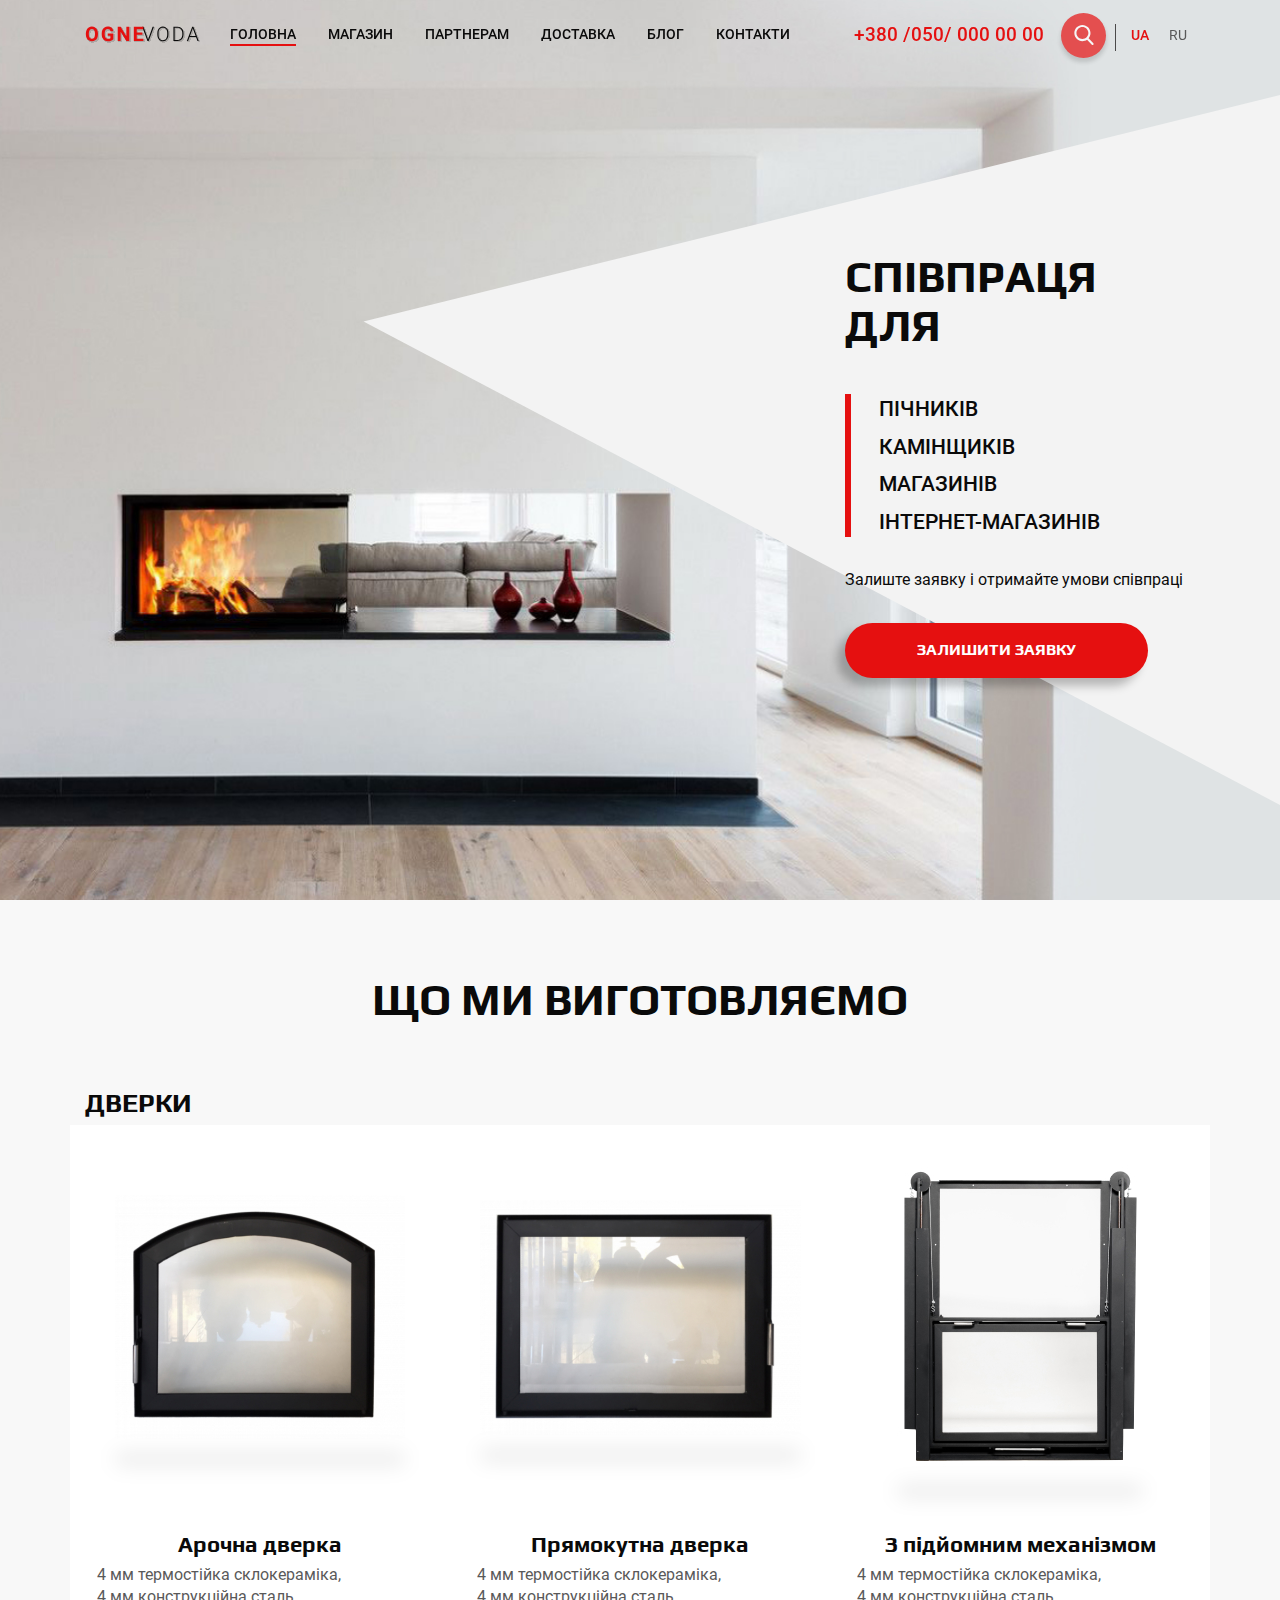
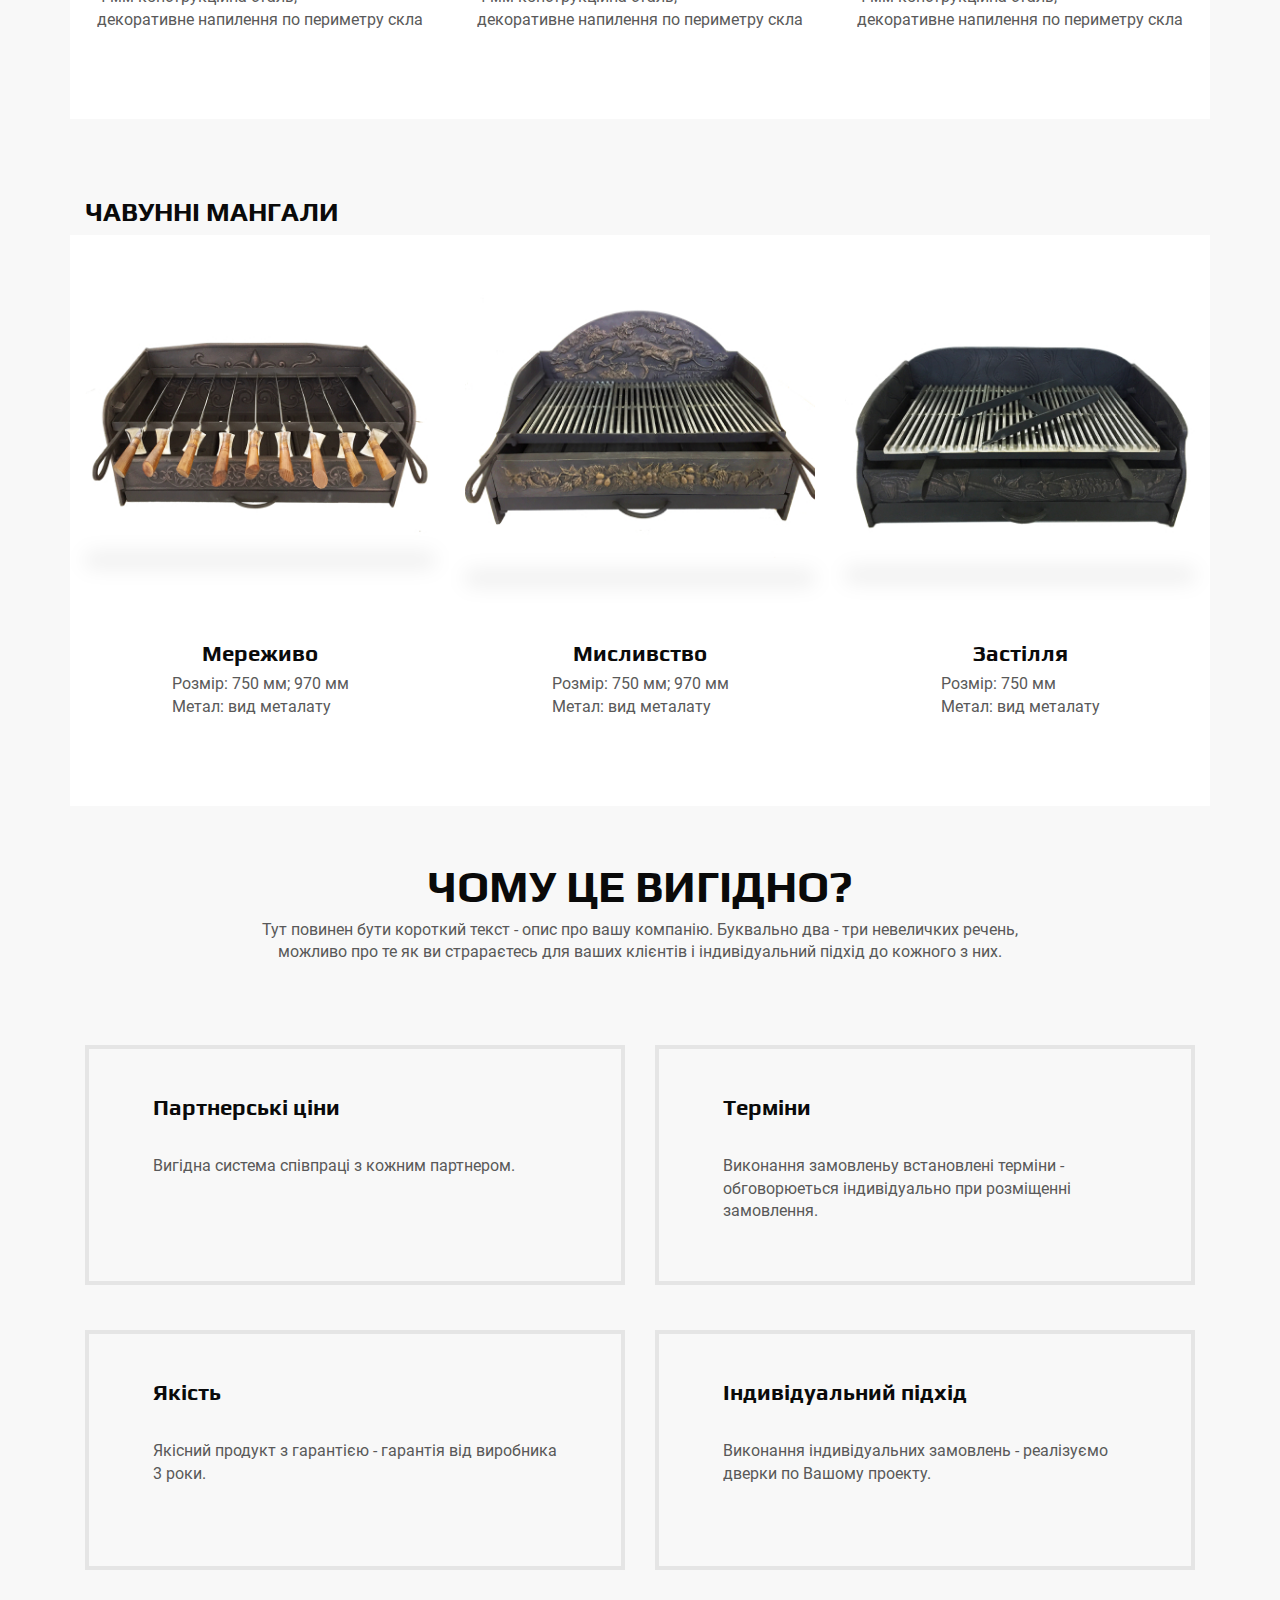
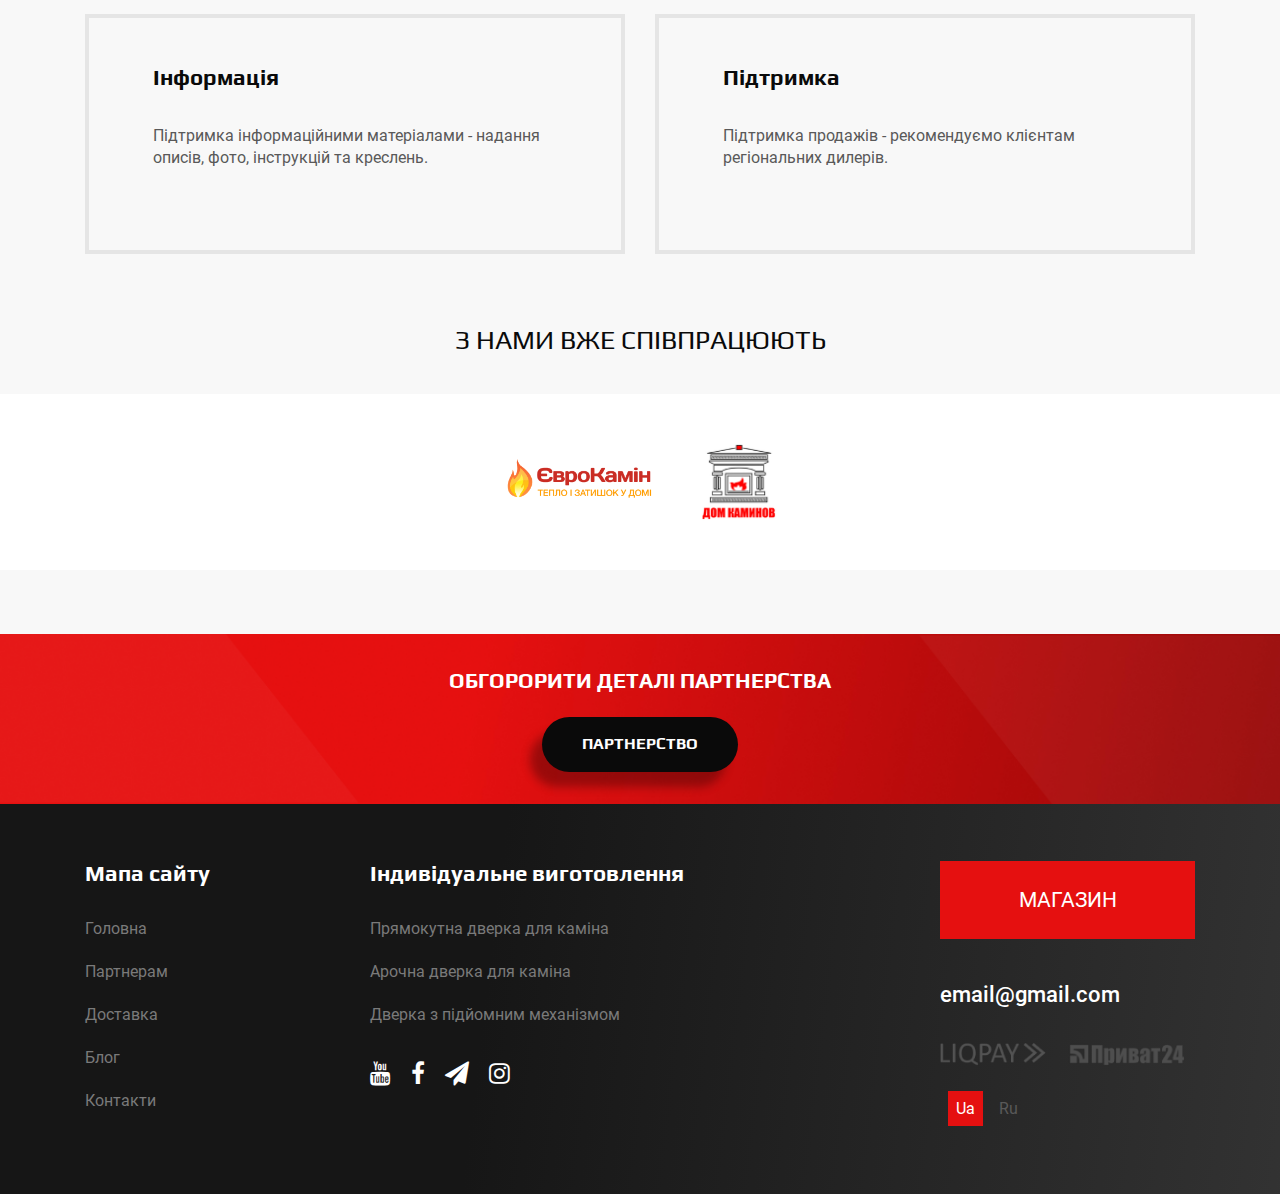
<file: portners.html>
<!DOCTYPE html>
<html lang="en">
	<head>
		<meta charset="UTF-8">
		<title>Start</title>
		<meta http-equiv="X-UA-Compatible" content="IE=edge">
		<meta name="viewport" content="width=device-width, initial-scale=1">
		<link rel="icon" href="favicon.png"/>
		<link rel="stylesheet" type="text/css" href="libs/bootstrap-grid.min.css">
		<link rel="stylesheet" type="text/css" href="libs/slick.css"/>
		<link rel="stylesheet" type="text/css" href="libs/slick-theme.css">
		<link rel="stylesheet" type="text/css" href="libs/font-awesome.css">
		<link rel="stylesheet" href="css/main.css" />
		<script src="https://ajax.googleapis.com/ajax/libs/jquery/3.3.1/jquery.min.js"></script>
	</head>
	<body>
		<header >
			<div class="header">
				<div class="container">
					<div class="header-block">
						<div class="header-logo">
							<a href="index.html"><svg width="129" height="23" viewBox="0 0 129 23" fill="none" xmlns="http://www.w3.org/2000/svg">
								<g filter="url(#filter0_d)">
								<path d="M62.984 18.2422L63.0621 18.5449L63.15 18.2422L67.6227 5.78125H68.941L63.648 20H62.4957L57.2027 5.78125H58.5113L62.984 18.2422ZM83.4117 13.6621C83.4117 14.9707 83.1839 16.1198 82.7281 17.1094C82.2789 18.099 81.6344 18.8607 80.7945 19.3945C79.9547 19.9284 78.9846 20.1953 77.8844 20.1953C76.2242 20.1953 74.8831 19.6029 73.8609 18.418C72.8388 17.2266 72.3277 15.6217 72.3277 13.6035V12.1387C72.3277 10.8431 72.5556 9.69727 73.0113 8.70117C73.4736 7.69857 74.1246 6.93034 74.9645 6.39648C75.8043 5.85612 76.7711 5.58594 77.8648 5.58594C78.9586 5.58594 79.9221 5.84961 80.7555 6.37695C81.5953 6.9043 82.2431 7.64974 82.6988 8.61328C83.1546 9.57682 83.3922 10.6934 83.4117 11.9629V13.6621ZM82.2105 12.1191C82.2105 10.4069 81.8232 9.06576 81.0484 8.0957C80.2737 7.12565 79.2125 6.64062 77.8648 6.64062C76.5432 6.64062 75.4885 7.12891 74.7008 8.10547C73.9195 9.07552 73.5289 10.4329 73.5289 12.1777V13.6621C73.5289 15.3483 73.9195 16.6862 74.7008 17.6758C75.482 18.6589 76.5432 19.1504 77.8844 19.1504C79.2451 19.1504 80.3063 18.6654 81.068 17.6953C81.8297 16.7188 82.2105 15.3613 82.2105 13.623V12.1191ZM88.4391 20V5.78125H92.4137C93.579 5.78125 94.624 6.04818 95.5484 6.58203C96.4729 7.10938 97.1923 7.86784 97.7066 8.85742C98.2275 9.84701 98.4879 10.9733 98.4879 12.2363V13.5449C98.4879 14.8145 98.2307 15.9408 97.7164 16.9238C97.2021 17.9069 96.4762 18.6654 95.5387 19.1992C94.6077 19.7331 93.5367 20 92.3258 20H88.4391ZM89.6402 6.80664V18.9844H92.3355C93.8329 18.9844 95.0341 18.4896 95.9391 17.5C96.844 16.5039 97.2965 15.1595 97.2965 13.4668V12.2168C97.2965 10.5827 96.8505 9.27409 95.9586 8.29102C95.0667 7.30794 93.8915 6.81315 92.4332 6.80664H89.6402ZM111.005 16.0156H104.55L103.086 20H101.826L107.207 5.78125H108.349L113.73 20H112.48L111.005 16.0156ZM104.921 14.9902H110.625L107.773 7.24609L104.921 14.9902Z" fill="#0A0A0A"/>
								<path d="M12.9492 13.2129C12.9492 14.6126 12.7018 15.8398 12.207 16.8945C11.7122 17.9492 11.0026 18.763 10.0781 19.3359C9.16016 19.9089 8.10547 20.1953 6.91406 20.1953C5.73568 20.1953 4.68424 19.9121 3.75977 19.3457C2.83529 18.7793 2.11914 17.972 1.61133 16.9238C1.10352 15.8691 0.846354 14.6582 0.839844 13.291V12.5879C0.839844 11.1882 1.09049 9.95768 1.5918 8.89648C2.09961 7.82878 2.8125 7.01172 3.73047 6.44531C4.65495 5.8724 5.70964 5.58594 6.89453 5.58594C8.07943 5.58594 9.13086 5.8724 10.0488 6.44531C10.9733 7.01172 11.6862 7.82878 12.1875 8.89648C12.6953 9.95768 12.9492 11.1849 12.9492 12.5781V13.2129ZM9.98047 12.5684C9.98047 11.0775 9.71354 9.94466 9.17969 9.16992C8.64583 8.39518 7.88411 8.00781 6.89453 8.00781C5.91146 8.00781 5.15299 8.39193 4.61914 9.16016C4.08529 9.92188 3.8151 11.0417 3.80859 12.5195V13.2129C3.80859 14.6647 4.07552 15.791 4.60938 16.5918C5.14323 17.3926 5.91146 17.793 6.91406 17.793C7.89714 17.793 8.65234 17.4089 9.17969 16.6406C9.70703 15.8659 9.97396 14.7396 9.98047 13.2617V12.5684ZM28.3281 18.2031C27.8008 18.8346 27.0553 19.3262 26.0918 19.6777C25.1283 20.0228 24.0605 20.1953 22.8887 20.1953C21.6582 20.1953 20.5775 19.9284 19.6465 19.3945C18.722 18.8542 18.0059 18.0729 17.498 17.0508C16.9967 16.0286 16.7396 14.8275 16.7266 13.4473V12.4805C16.7266 11.0612 16.9642 9.83398 17.4395 8.79883C17.9212 7.75716 18.6113 6.96289 19.5098 6.41602C20.4147 5.86263 21.4727 5.58594 22.6836 5.58594C24.3698 5.58594 25.6882 5.98958 26.6387 6.79688C27.5892 7.59766 28.1523 8.76628 28.3281 10.3027H25.4766C25.3464 9.48893 25.0566 8.89323 24.6074 8.51562C24.1647 8.13802 23.5527 7.94922 22.7715 7.94922C21.7754 7.94922 21.0169 8.32357 20.4961 9.07227C19.9753 9.82096 19.7116 10.9342 19.7051 12.4121V13.3203C19.7051 14.8112 19.9883 15.9375 20.5547 16.6992C21.1211 17.4609 21.9512 17.8418 23.0449 17.8418C24.1452 17.8418 24.9297 17.6074 25.3984 17.1387V14.6875H22.7324V12.5293H28.3281V18.2031ZM44.2734 20H41.3438L35.6406 10.6445V20H32.7109V5.78125H35.6406L41.3535 15.1562V5.78125H44.2734V20ZM57.3867 13.8379H51.7617V17.6465H58.3633V20H48.832V5.78125H58.3438V8.1543H51.7617V11.543H57.3867V13.8379Z"/>
								</g>
								<defs>
								<filter id="filter0_d" x="0" y="0" width="130.9" height="24" filterUnits="userSpaceOnUse" color-interpolation-filters="sRGB">
								<feFlood flood-opacity="0" result="BackgroundImageFix"/>
								<feColorMatrix in="SourceAlpha" type="matrix" values="0 0 0 0 0 0 0 0 0 0 0 0 0 0 0 0 0 0 127 0"/>
								<feOffset dx="1" dy="1"/>
								<feGaussianBlur stdDeviation="0.5"/>
								<feColorMatrix type="matrix" values="0 0 0 0 0 0 0 0 0 0 0 0 0 0 0 0 0 0 0.15 0"/>
								<feBlend mode="normal" in2="BackgroundImageFix" result="effect1_dropShadow"/>
								<feBlend mode="normal" in="SourceGraphic" in2="effect1_dropShadow" result="shape"/>
								</filter>
								</defs>
								</svg>
							</a>
						</div>
						<div class="mobile_menu">
							<div class="menu-humburger menu-humburger--close2">
						        <div class="menu-humburger__icon">
							          <div class="menu-humburger__line menu-humburger__line--1"></div>
							          <div class="menu-humburger__line menu-humburger__line--2"></div>
							          <div class="menu-humburger__line menu-humburger__line--3"></div>
						        </div>
						    </div>
						</div>
						<nav class="header__menu">
							<ul class="main_menu list-style-none">
							    <li class="current-menu-item"><a href="index.html">Головна</a></li>
							    <li><a href="shop.html">магазин</a></li>
							    <li><a href="portners.html">партнерам</a></li>
							    <li><a href="delivery.html">доставка</a></li>
							    <li><a href="blog.html">блог</a></li>
							    <li><a href="contacts.html">контакти</a></li>
							</ul>
							<div class="language-mobile d-md-none d-flex">
								<ul class="language__list list-style-none">
								    <li class="current"><a  href="#">UA</a></li>
								    <li><a href="#">RU</a></li>
								</ul>
								<div id="mob-search">
								    <form class="">
										<input type="search" placeholder="Search">
									</form>
								</div>
							</div>
						</nav>
						<div class="d-md-flex d-none align-items-center">
							<a class="header-phone d-xl-flex d-none" href="tel:+380 050 000 00 00">+380 /050/ 000 00 00 </a>
							<div id="wrap">
							    <form action="" autocomplete="off">
							    <input id="search" name="search" type="text" placeholder="Введіть текст для пошуку"><input id="search_submit" value="Rechercher" type="submit">
							    </form>
							</div>
							<div class="language d-lg-flex d-none">
								<ul class="language__list list-style-none">
								    <li><a class="current" href="#">UA</a></li>
								    <li><a href="#">RU</a></li>
								</ul>
							</div>
						</div>
					</div>
				</div>
			</div>
		</header>
		<main class="partners">
<!-- FIRST SCREEN start -->
			<section class="first-screen">
				<div class="mob-bg"></div>
				
				<div class="container">
					<div class="row justify-content-end">
						<img src="img/tri.svg" class="triangle" alt="">
						<div class="col-xl-4 col-lg-6">
							<h1>Співпраця для</h1>
							<ul class="list-style-none">
								<li>пічників</li> 
								<li>камінщиків</li> 
								<li>магазинів</li>
								<li>інтернет-магазинів </li>
							</ul>
							<p>Залиште заявку і отримайте умови співпраці</p>
							<div class="first-screen__btn">
								<a  class="btn-red btn parnters-btn" href="#">залишити заявку</a>
							</div>
						</div>
					</div>
				</div>
			</section>
<!-- FIRST SCREEN end -->
			
<!-- COST CALCULATIONc start -->
			<section class="rozrahunok">
				<div class="container">
					<div class="row">
						<div class="col-12">
							<h1> Що ми виготовляємо</h1>
							<h2>дверки</h2>
							<div class="doors-type">
								<div class="row justify-content-between">
									<div class="col-md-4 col-12 rozrahunok-door">
											<div class="rozrahunok-door__img-b">
												<div class="rozrahunok-door__img-block">
													<img class="rozrahunok-door__img" src="img/door1.jpg" alt="door">
												</div>
											</div>
											<h3 class="rozrahunok-door__name">Арочна дверка</h3>
											<p class="rozrahunok-door__description">
												4 мм термостійка склокераміка, </br> 
												4 мм конструкційна сталь,</br>
												декоративне напилення по периметру скла
											</p>
									</div>
									<div class="col-md-4 col-12 rozrahunok-door">
											<div class="rozrahunok-door__img-b">
												<div class="rozrahunok-door__img-block">
													<img class="rozrahunok-door__img" src="img/door2.jpg" alt="door">
												</div>
											</div>
											<h3 class="rozrahunok-door__name">Прямокутна дверка</h3>
											<p class="rozrahunok-door__description">
												4 мм термостійка склокераміка, </br> 
												4 мм конструкційна сталь,</br>
												декоративне напилення по периметру скла
											</p>

									</div>
									<div class="col-md-4 col-12 rozrahunok-door">
											<div class="rozrahunok-door__img-b">
												<div class="rozrahunok-door__img-block">
													<img class="rozrahunok-door__img" src="img/door3.jpg" alt="door">
												</div>
											</div>
											<h3 class="rozrahunok-door__name">З підйомним механізмом</h3>
											<p class="rozrahunok-door__description">
												4 мм термостійка склокераміка, </br> 
												4 мм конструкційна сталь,</br>
												декоративне напилення по периметру скла
											</p>
									</div>
								</div>
							</div>
						</div>
					</div>
				</div>
			</section>
			<section class="rozrahunok">
				<div class="container">
					<div class="row">
						<div class="col-12">
							<h2>чавунні мангали</h2>
							<div class="doors-type">
								<div class="row justify-content-between">
									<div class="col-md-4 col-12 rozrahunok-door">
											<div class="rozrahunok-door__img-b">
												<div class="rozrahunok-door__img-block">
													<img class="rozrahunok-door__img" src="img/parnters/azur.jpg" alt="door">
												</div>
											</div>
											<h3 class="rozrahunok-door__name">Мереживо</h3>
											<p class="rozrahunok-door__description">
												Розмір:  750 мм; 970 мм</br>
												Метал:   вид металату
											</p>
									</div>
									<div class="col-md-4 col-12 rozrahunok-door">
											<div class="rozrahunok-door__img-b">
												<div class="rozrahunok-door__img-block">
													<img class="rozrahunok-door__img" src="img/parnters/ohota.jpg" alt="door">
												</div>
											</div>
											<h3 class="rozrahunok-door__name">Мисливство</h3>
											<p class="rozrahunok-door__description">
												Розмір:  750 мм; 970 мм</br>
												Метал:   вид металату
											</p>

									</div>
									<div class="col-md-4 col-12 rozrahunok-door">
											<div class="rozrahunok-door__img-b">
												<div class="rozrahunok-door__img-block">
													<img class="rozrahunok-door__img" src="img/parnters/zastillia.jpg" alt="door">
												</div>
											</div>
											<h3 class="rozrahunok-door__name">Застілля</h3>
											<p class="rozrahunok-door__description">
												Розмір:  750 мм</br>
												Метал:   вид металату
											</p>
									</div>
								</div>
							</div>
						</div>
					</div>
				</div>
			</section>
<!-- COST CALCULATIONc end -->


<!-- WHY WE start -->
			<section class="whywe">
				<div class="container">
					<h1 class="whywe__title">Чому це вигідно?</h1>
					<p class="whywe__subtitle">Тут повинен бути короткий текст - опис про вашу компанію. Буквально два - три невеличких речень, можливо про те як ви страраєтесь для ваших клієнтів і індивідуальний підхід до кожного з них.</p>
					<div class="row slider-why-we">
						<div class="col-12">
							<div class="row">
								<div class="col-md-6 col-12">
									<div class="whywe-block">
										<div class="whywe-block__img">
											<img class="whywe-block__icon" src='img/parnters/piggy-bank.svg' alt="icon">
										</div>
										<div class="whywe-block-block">
											<h3 class="whywe-block__name">Партнерські ціни</h3>
											<p class="whywe-block__description">Вигідна система співпраці з кожним партнером.</p>
											
										</div>
									</div>
								</div>
								<div class="col-md-6 col-12">
									<div class="whywe-block">
										<div class="whywe-block__img">
											<img class="whywe-block__icon" src='img/parnters/planning.svg' alt="icon">
										</div>
										<div class="whywe-block-block">
											<h3 class="whywe-block__name">Терміни</h3>
											<p class="whywe-block__description">Виконання замовленьу встановлені терміни - обговорюеться індивідуально при розміщенні замовлення.</p>
										</div>
									</div>
								</div>
							</div>
						</div>
						<div class="col-12">
							<div class="row">
								<div class="col-md-6 col-12">
									<div class="whywe-block">
										<div class="whywe-block__img">
											<img class="whywe-block__icon" src='img/parnters/like.svg' alt="icon">
										</div>
										<div class="whywe-block-block">
											<h3 class="whywe-block__name">Якість</h3>
											<p class="whywe-block__description">Якісний продукт з гарантією - гарантія від виробника 3 роки.</p>
										</div>
									</div>
								</div>
								<div class="col-md-6 col-12">
									<div class="whywe-block">
										<div class="whywe-block__img">
											<img class="whywe-block__icon" src='img/parnters/handshake.svg' alt="icon">
										</div>
										<div class="whywe-block-block">
											<h3 class="whywe-block__name">Індивідуальний підхід</h3>
											<p class="whywe-block__description">Виконання індивідуальних замовлень - реалізуємо дверки по Вашому проекту.</p>
										</div>
									</div>
								</div>
							</div>
						</div>
						<div class="col-12">
							<div class="row">
								<div class="col-md-6 col-12">
									<div class="whywe-block">
										<div class="whywe-block__img">
											<img class="whywe-block__icon" src='img/parnters/invoice.svg' alt="icon">
										</div>
										<div class="whywe-block-block">
											<h3 class="whywe-block__name">Інформація</h3>
											<p class="whywe-block__description">Підтримка інформаційними матеріалами - надання описів, фото, інструкцій та креслень.</p>
										</div>
									</div>
								</div>
								<div class="col-md-6 col-12">
									<div class="whywe-block">
										<div class="whywe-block__img">
											<img class="whywe-block__icon" src='img/parnters/shopping-bag.svg' alt="icon">
										</div>
										<div class="whywe-block-block">
											<h3 class="whywe-block__name">Підтримка</h3>
											<p class="whywe-block__description">Підтримка продажів - рекомендуємо клієнтам регіональних дилерів.</p>
										</div>
									</div>
								</div>
							</div>
						</div>
						
					</div>
				</div>
			</section>
<!-- WHY WE end -->

<!-- PARTNERS start -->
			<section class="partners-block">
				<h2>З нами вже співпрацюють</h2>
				<div class="parnters-logo">
					<img src="img/parnters/EurokaminRed.png" alt="Eurokamin">
					<img src="img/parnters/832556423_w640_h640_logo_dk_chb.png" alt="dom kaminov">
				</div>
			</section>
<!-- PARTNERS end -->

<!-- INDIVIDUAL SIZES start -->
			<section class="individual">
				<p class="finished-door__name">обгорорити деталі партнерства</p>
				<a href="#" class="btn-black btn parnters-btn">партнерство</a>
			</section>
<!-- INDIVIDUAL SIZES end -->

<!-- POPUP start -->
			<div class="form">
				<div id="overlay"></div>

				<!-- POPUP CULCULATE start -->
				<div class="rozrah-price-popup">
					<div class="rozrah-price">
						<span class="modal_close"><svg width="19" height="19" viewBox="0 0 19 19" fill="none" xmlns="http://www.w3.org/2000/svg">
<path d="M17.9003 1.09997C17.5619 0.7616 17.015 0.7616 16.6766 1.09997L9.50001 8.2766L2.32338 1.09997C1.98501 0.7616 1.43809 0.7616 1.09972 1.09997C0.761356 1.43833 0.761356 1.98526 1.09972 2.32362L8.27636 9.50025L1.09972 16.6769C0.761356 17.0153 0.761356 17.5622 1.09972 17.9005C1.26847 18.0693 1.49001 18.1541 1.71155 18.1541C1.93309 18.1541 2.15463 18.0693 2.32338 17.9005L9.50001 10.7239L16.6766 17.9005C16.8454 18.0693 17.0669 18.1541 17.2885 18.1541C17.51 18.1541 17.7315 18.0693 17.9003 17.9005C18.2387 17.5622 18.2387 17.0153 17.9003 16.6769L10.7237 9.50025L17.9003 2.32362C18.2387 1.98526 18.2387 1.43833 17.9003 1.09997Z"/>
</svg></span>
						<h2>РОЗРАХУВАТИ вартість</h2> 
						<p>Заповніть, будь ласка, форму і наші працівники </br> зв’яжуться з вами для більш детальної оцінки </p>  
						<div class="proiom">
							<label>Висота пройома
								<span>мм</span>
								<input id="height-proioma" onkeyup="checkParams()" type="text" name="height-proioma">
							</label>  
							<label>Ширина пройома
								<span>мм</span>
								<input id="width-proioma"  onkeyup="checkParams()" type="text" name="width-proioma">
							</label>
						</div>
						<label>Ім’я<input id="name-proioma" onkeyup="checkParams()"  type="text" name="name"></label>
						<label>Номер телефону<input onkeyup="checkParams()" id="phone-proioma" type="tel" name="phone"></label>
						<input type="button" class="btn-red btn" id="submit" value="розрахувати" style="display: none;">
					</div>
				</div>
				<!-- POPUP CULCULATE end -->

				<!-- POPUP PARTNERS start -->
				<div class="partners-popup">
					<div class="rozrah-price">
						<span class="modal_close"><svg width="19" height="19" viewBox="0 0 19 19" fill="none" xmlns="http://www.w3.org/2000/svg">
<path d="M17.9003 1.09997C17.5619 0.7616 17.015 0.7616 16.6766 1.09997L9.50001 8.2766L2.32338 1.09997C1.98501 0.7616 1.43809 0.7616 1.09972 1.09997C0.761356 1.43833 0.761356 1.98526 1.09972 2.32362L8.27636 9.50025L1.09972 16.6769C0.761356 17.0153 0.761356 17.5622 1.09972 17.9005C1.26847 18.0693 1.49001 18.1541 1.71155 18.1541C1.93309 18.1541 2.15463 18.0693 2.32338 17.9005L9.50001 10.7239L16.6766 17.9005C16.8454 18.0693 17.0669 18.1541 17.2885 18.1541C17.51 18.1541 17.7315 18.0693 17.9003 17.9005C18.2387 17.5622 18.2387 17.0153 17.9003 16.6769L10.7237 9.50025L17.9003 2.32362C18.2387 1.98526 18.2387 1.43833 17.9003 1.09997Z"/>
</svg></span>
						<h2>обговорити партнерство</h2> 
						<p>Залиште заявку і отримайте умови співпраці</p>  
						<label>Ім’я<input id="name" type="text" name="name"></label>
						<label>Назва компанії<input id="company name" type="text" name="company name"></label>
						<label>Email<input id="email" type="text" name="email"></label>
						<label>Телефон<input id="phone" type="tel" name="phone"></label>
						<input type="button" class="btn-red btn" id="submit" value="надіслати">
					</div>
				</div>
				<!-- POPUP PARTNERS end -->
				
				<!-- POPUP DOOR TYPE start-->
				<div class="doors-type-popup">
					<span class="modal_close"><svg width="19" height="19" viewBox="0 0 19 19" fill="none" xmlns="http://www.w3.org/2000/svg">
<path d="M17.9003 1.09997C17.5619 0.7616 17.015 0.7616 16.6766 1.09997L9.50001 8.2766L2.32338 1.09997C1.98501 0.7616 1.43809 0.7616 1.09972 1.09997C0.761356 1.43833 0.761356 1.98526 1.09972 2.32362L8.27636 9.50025L1.09972 16.6769C0.761356 17.0153 0.761356 17.5622 1.09972 17.9005C1.26847 18.0693 1.49001 18.1541 1.71155 18.1541C1.93309 18.1541 2.15463 18.0693 2.32338 17.9005L9.50001 10.7239L16.6766 17.9005C16.8454 18.0693 17.0669 18.1541 17.2885 18.1541C17.51 18.1541 17.7315 18.0693 17.9003 17.9005C18.2387 17.5622 18.2387 17.0153 17.9003 16.6769L10.7237 9.50025L17.9003 2.32362C18.2387 1.98526 18.2387 1.43833 17.9003 1.09997Z"/>
</svg></span>
					<div class="door-popup">
						<h3 class="door-popup-title">Арочна дверка</h3>
						<div class="row align-items-center">

							<div class="col-lg-6 col-12">
								<div class="rozrahunok-door__img-b">
									<div class="rozrahunok-door__img-block">
										<img class="rozrahunok-door__img" src="img/door1.jpg" alt="door">
									</div>
								</div>
							</div>
							<div class="col-lg-6 col-12 popup-right">
								<div class="popup-content">
									<ul class="list-style-none">
										<li>4 мм термостійка склокераміка, </li>
										<li>4 мм конструкційна сталь,</li>
										<li>Декоративне напилення по периметру скла,</li>
										<li>Виготовляється одностворчаста та двостворчата,</li>
										<li>Виготовляється по шаблону від замовника,</li>
										<li>Термін виготовлення до 21 дня,</li>
										<li>Встановлення займає не більше 10-15 хвилин.</li>
									</ul>
									<div class="rozrahunok-door-type btn-red btn">розрахувати</div>
								</div>
							</div>
						</div>
						
					</div>
				</div>
				<!-- POPUP DOOR TYPE end-->

			</div>
<!-- POPUP end -->
		</main>
		<footer class="footer">
			<div class="container">
				<div class="row">
					<div class="col-3 d-none d-md-block order-1">
						<h3 class="footer-title">Мапа сайту</h3>
						<nav>
							<ul class="footer_menu list-style-none">
							    <li class="current-menu-item"><a href="index.html">Головна</a></li>
							    <li><a href="portners.html">Партнерам</a></li>
							    <li><a href="delivery.html">Доставка</a></li>
							    <li><a href="blog.html">Блог</a></li>
							    <li><a href="contacts.html">Контакти</a></li>
							</ul>
						</nav>
					</div>
					<div class="col-md-6 col-12 order-md-2 order-3">
						<h3 class="footer-title d-none d-md-block">Індивідуальне виготовлення</h3>
						<nav class="d-none d-md-block">
							<ul class="footer_menu-indevidual list-style-none">
							    <li class="current-menu-item"><a href="index.html">Прямокутна дверка для каміна</a></li>
							    <li><a href="portners.html">Арочна дверка для каміна</a></li>
							    <li><a href="delivery.html">Дверка з підйомним механізмом</a></li>
							</ul>
						</nav>
						<div class="footer__social">
							<ul class="list-style-none">
							    <li><a href="#"><i class="fa fa-youtube" aria-hidden="true"></i></a></li>
							    <li><a href="#"><i class="fa fa-facebook" aria-hidden="true"></i></a></li>
							    <li><a href="#"><i class="fa fa-paper-plane" aria-hidden="true"></i></a></li>
							    <li><a href="#"><i class="fa fa-instagram" aria-hidden="true"></i></a></li>
							</ul>
						</div>	
					</div>
					<div class="col-md-3 col-12 order-md-3 order-2">
						<a href="#" class="btn-shop">магазин</a>
						<a class="footer-email d-none d-md-block" href="#">email@gmail.com</a>
						<div class="payment-icon">
							<img src="img/LIQPAY.png" alt="liqpay">
							<img src="img/privat24.png" alt="privat">
						</div>
						<div class="footer__phone d-md-none d-block">
							<a href="tel:+380500000000">+380 /050/ 000 00 00</a>
							<a href="tel:+380500000000">+380 /050/ 000 00 00</a>
						</div>
						<div class="language-footer d-none d-md-block">
							<ul class="language__list list-style-none">
							    <li><a class="current" href="#">Ua</a></li>
							    <li><a href="#">Ru</a></li>
							</ul>
						</div>
					</div>
				</div>
			</div>
		</footer>
		<script type="text/javascript" src="libs/slick.min.js"></script>
		<script src="js/main.js"></script>
	</body>
</html>
</file>
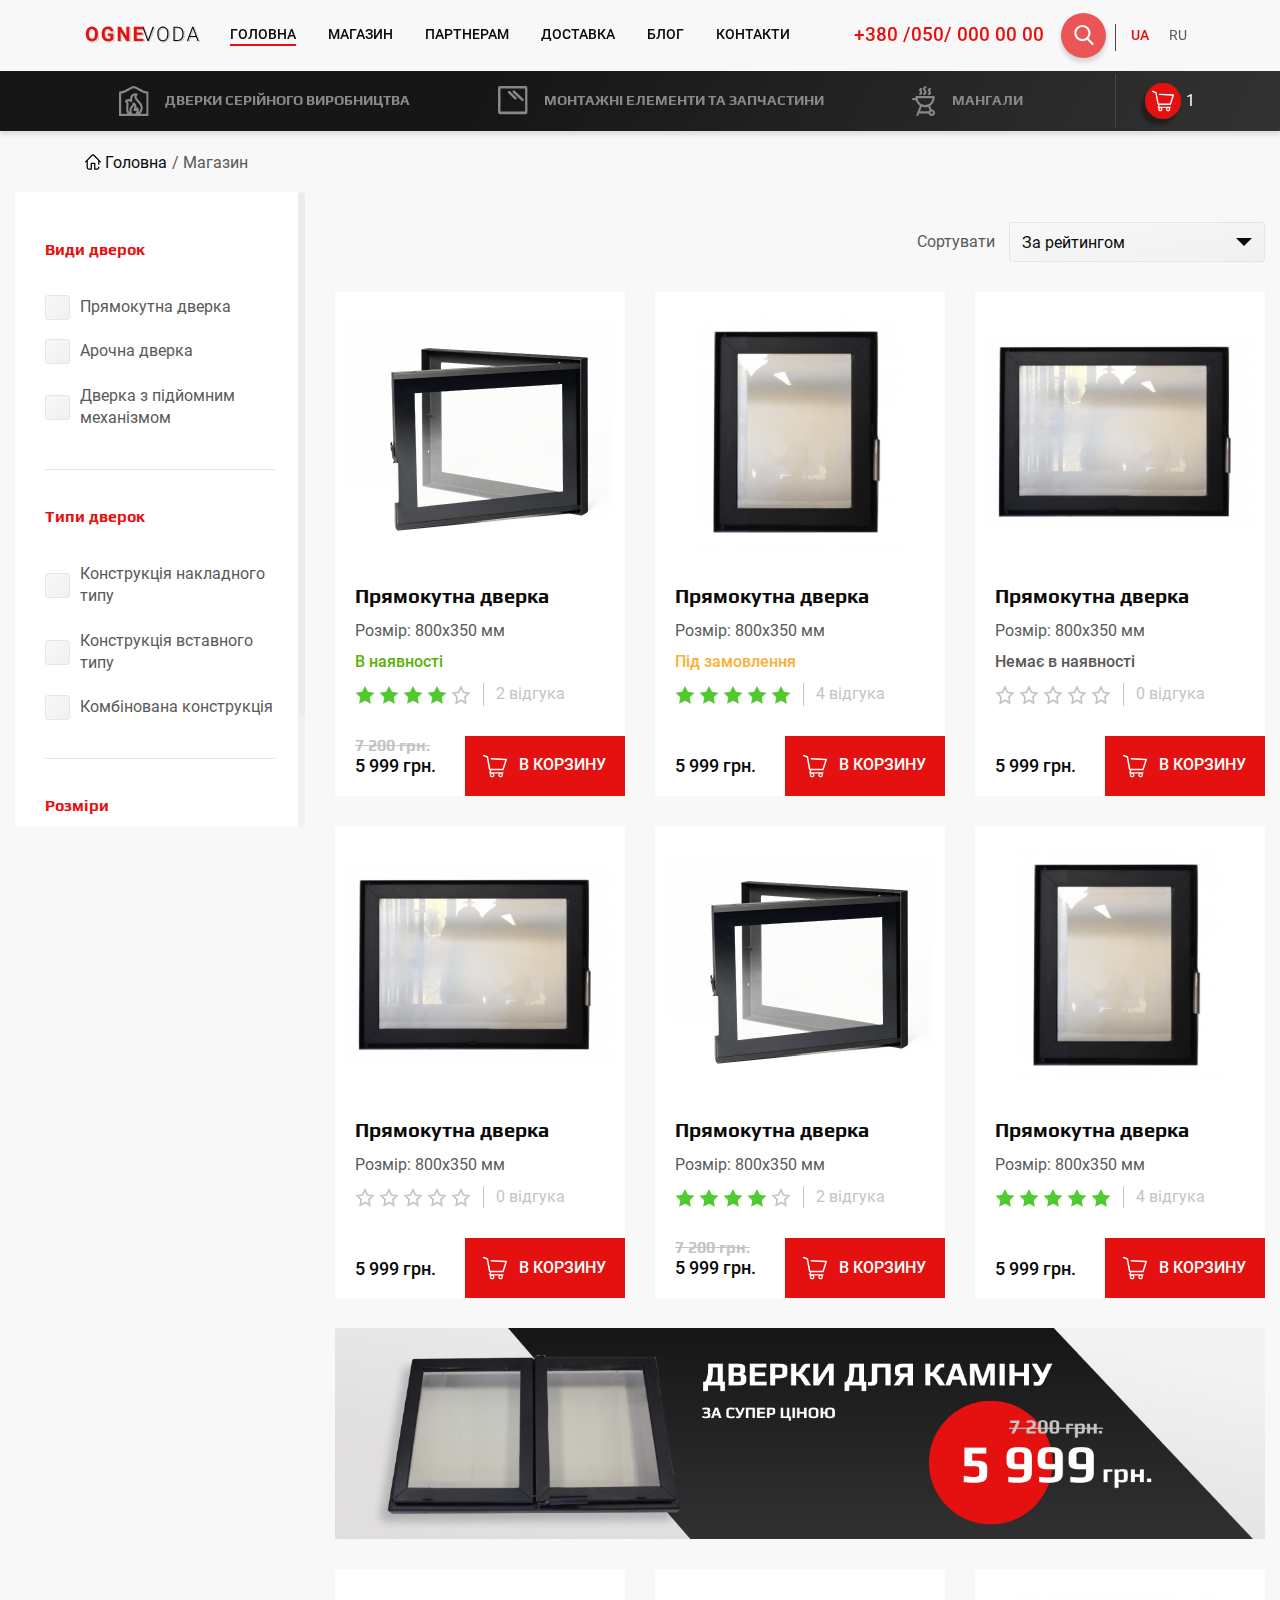
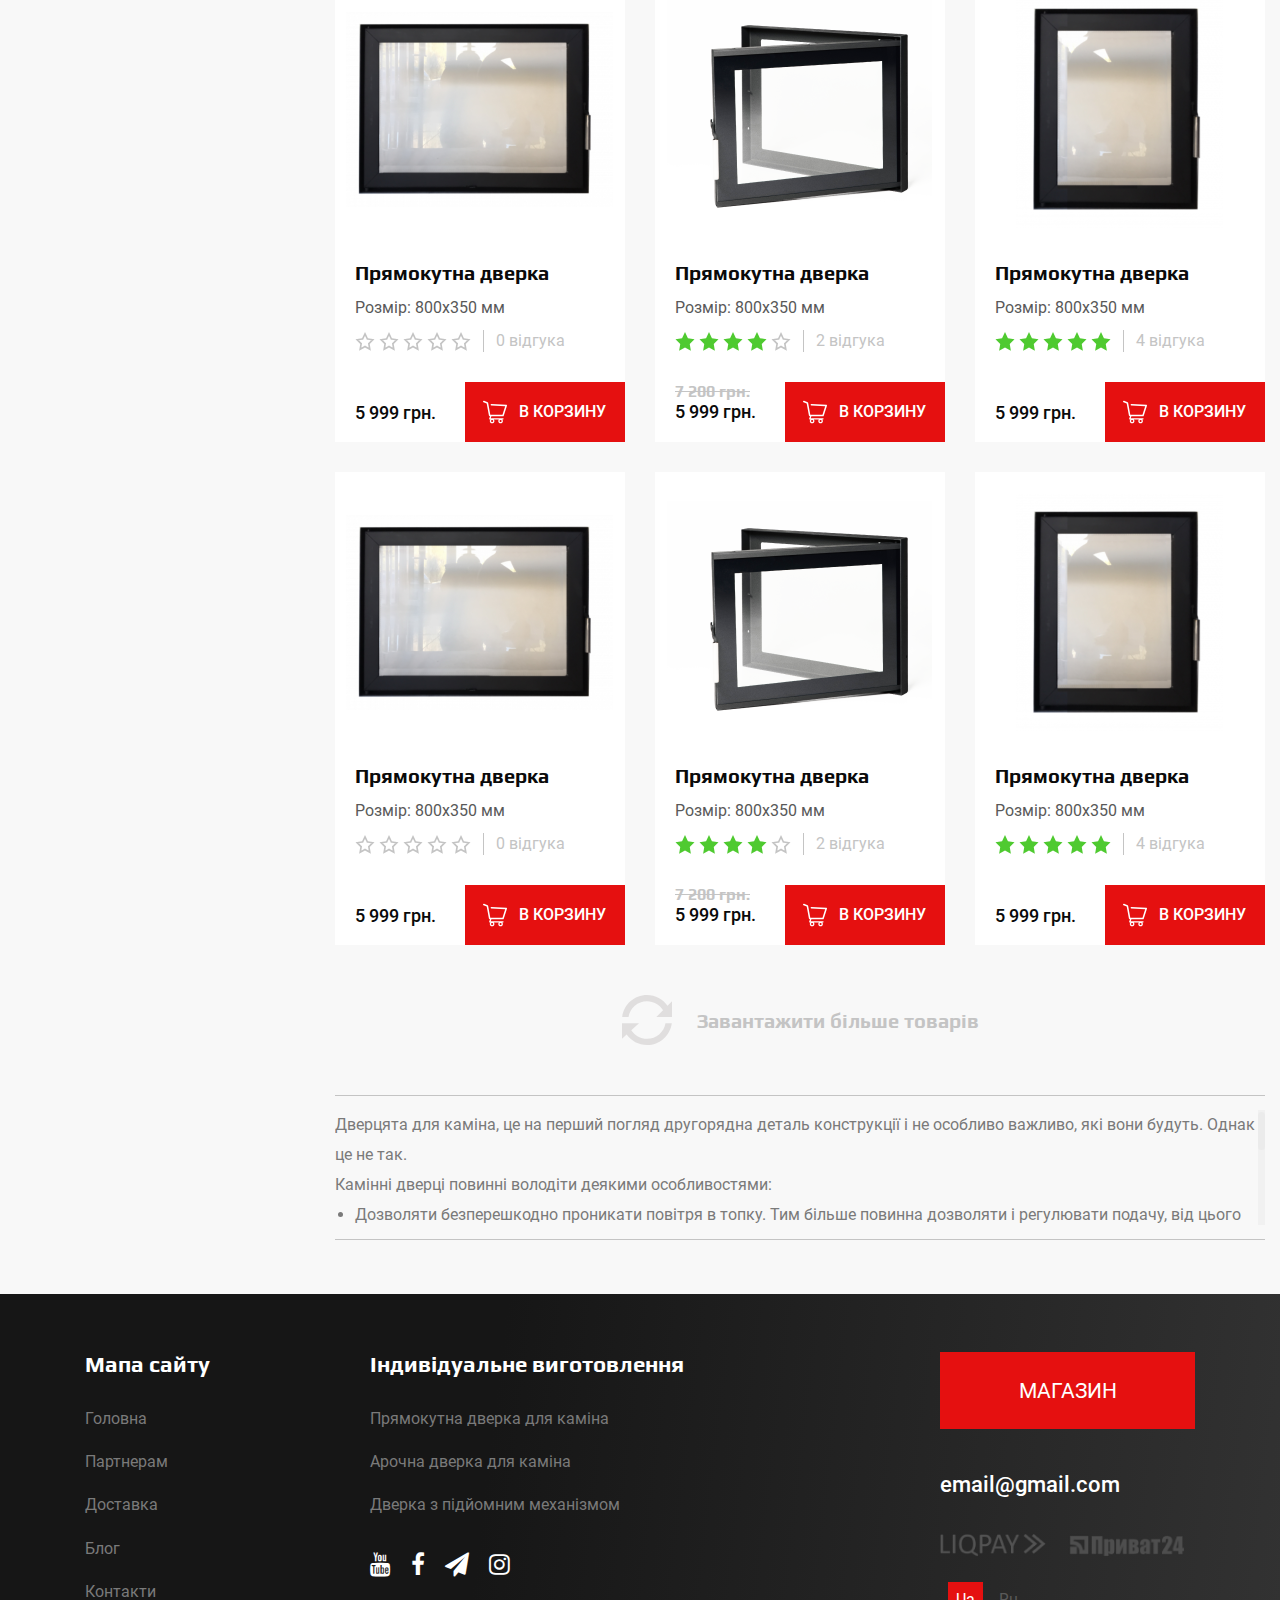
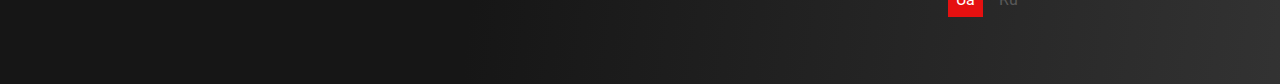
<file: shop.html>
<!DOCTYPE html>
<html lang="en">

<head>
	<meta charset="UTF-8">
	<title>Start</title>
	<meta http-equiv="X-UA-Compatible" content="IE=edge">
	<meta name="viewport" content="width=device-width, initial-scale=1">
	<link rel="icon" href="favicon.png" />
	<link rel="stylesheet" type="text/css" href="libs/bootstrap-grid.min.css">
	<link rel="stylesheet" type="text/css" href="libs/slick.css" />
	<link rel="stylesheet" type="text/css" href="libs/font-awesome.css">
	<!-- formstyler -->
	<link rel="stylesheet" href="libs/jquery.formstyler.css">
	<link rel="stylesheet" href="libs/jquery.formstyler.theme.css">
	<!-- style scrollBar -->
	<link rel="stylesheet" href="libs/simplebar.css">
	<!-- main style -->
	<link rel="stylesheet" href="css/main.css" />
	<script src="https://ajax.googleapis.com/ajax/libs/jquery/3.3.1/jquery.min.js"></script>
</head>

<body>
		<header >
			<div class="header">
				<div class="container">
					<div class="header-block">
						<div class="header-logo">
							<a href="index.html"><svg width="129" height="23" viewBox="0 0 129 23" fill="none" xmlns="http://www.w3.org/2000/svg">
								<g filter="url(#filter0_d)">
								<path d="M62.984 18.2422L63.0621 18.5449L63.15 18.2422L67.6227 5.78125H68.941L63.648 20H62.4957L57.2027 5.78125H58.5113L62.984 18.2422ZM83.4117 13.6621C83.4117 14.9707 83.1839 16.1198 82.7281 17.1094C82.2789 18.099 81.6344 18.8607 80.7945 19.3945C79.9547 19.9284 78.9846 20.1953 77.8844 20.1953C76.2242 20.1953 74.8831 19.6029 73.8609 18.418C72.8388 17.2266 72.3277 15.6217 72.3277 13.6035V12.1387C72.3277 10.8431 72.5556 9.69727 73.0113 8.70117C73.4736 7.69857 74.1246 6.93034 74.9645 6.39648C75.8043 5.85612 76.7711 5.58594 77.8648 5.58594C78.9586 5.58594 79.9221 5.84961 80.7555 6.37695C81.5953 6.9043 82.2431 7.64974 82.6988 8.61328C83.1546 9.57682 83.3922 10.6934 83.4117 11.9629V13.6621ZM82.2105 12.1191C82.2105 10.4069 81.8232 9.06576 81.0484 8.0957C80.2737 7.12565 79.2125 6.64062 77.8648 6.64062C76.5432 6.64062 75.4885 7.12891 74.7008 8.10547C73.9195 9.07552 73.5289 10.4329 73.5289 12.1777V13.6621C73.5289 15.3483 73.9195 16.6862 74.7008 17.6758C75.482 18.6589 76.5432 19.1504 77.8844 19.1504C79.2451 19.1504 80.3063 18.6654 81.068 17.6953C81.8297 16.7188 82.2105 15.3613 82.2105 13.623V12.1191ZM88.4391 20V5.78125H92.4137C93.579 5.78125 94.624 6.04818 95.5484 6.58203C96.4729 7.10938 97.1923 7.86784 97.7066 8.85742C98.2275 9.84701 98.4879 10.9733 98.4879 12.2363V13.5449C98.4879 14.8145 98.2307 15.9408 97.7164 16.9238C97.2021 17.9069 96.4762 18.6654 95.5387 19.1992C94.6077 19.7331 93.5367 20 92.3258 20H88.4391ZM89.6402 6.80664V18.9844H92.3355C93.8329 18.9844 95.0341 18.4896 95.9391 17.5C96.844 16.5039 97.2965 15.1595 97.2965 13.4668V12.2168C97.2965 10.5827 96.8505 9.27409 95.9586 8.29102C95.0667 7.30794 93.8915 6.81315 92.4332 6.80664H89.6402ZM111.005 16.0156H104.55L103.086 20H101.826L107.207 5.78125H108.349L113.73 20H112.48L111.005 16.0156ZM104.921 14.9902H110.625L107.773 7.24609L104.921 14.9902Z" fill="#0A0A0A"/>
								<path d="M12.9492 13.2129C12.9492 14.6126 12.7018 15.8398 12.207 16.8945C11.7122 17.9492 11.0026 18.763 10.0781 19.3359C9.16016 19.9089 8.10547 20.1953 6.91406 20.1953C5.73568 20.1953 4.68424 19.9121 3.75977 19.3457C2.83529 18.7793 2.11914 17.972 1.61133 16.9238C1.10352 15.8691 0.846354 14.6582 0.839844 13.291V12.5879C0.839844 11.1882 1.09049 9.95768 1.5918 8.89648C2.09961 7.82878 2.8125 7.01172 3.73047 6.44531C4.65495 5.8724 5.70964 5.58594 6.89453 5.58594C8.07943 5.58594 9.13086 5.8724 10.0488 6.44531C10.9733 7.01172 11.6862 7.82878 12.1875 8.89648C12.6953 9.95768 12.9492 11.1849 12.9492 12.5781V13.2129ZM9.98047 12.5684C9.98047 11.0775 9.71354 9.94466 9.17969 9.16992C8.64583 8.39518 7.88411 8.00781 6.89453 8.00781C5.91146 8.00781 5.15299 8.39193 4.61914 9.16016C4.08529 9.92188 3.8151 11.0417 3.80859 12.5195V13.2129C3.80859 14.6647 4.07552 15.791 4.60938 16.5918C5.14323 17.3926 5.91146 17.793 6.91406 17.793C7.89714 17.793 8.65234 17.4089 9.17969 16.6406C9.70703 15.8659 9.97396 14.7396 9.98047 13.2617V12.5684ZM28.3281 18.2031C27.8008 18.8346 27.0553 19.3262 26.0918 19.6777C25.1283 20.0228 24.0605 20.1953 22.8887 20.1953C21.6582 20.1953 20.5775 19.9284 19.6465 19.3945C18.722 18.8542 18.0059 18.0729 17.498 17.0508C16.9967 16.0286 16.7396 14.8275 16.7266 13.4473V12.4805C16.7266 11.0612 16.9642 9.83398 17.4395 8.79883C17.9212 7.75716 18.6113 6.96289 19.5098 6.41602C20.4147 5.86263 21.4727 5.58594 22.6836 5.58594C24.3698 5.58594 25.6882 5.98958 26.6387 6.79688C27.5892 7.59766 28.1523 8.76628 28.3281 10.3027H25.4766C25.3464 9.48893 25.0566 8.89323 24.6074 8.51562C24.1647 8.13802 23.5527 7.94922 22.7715 7.94922C21.7754 7.94922 21.0169 8.32357 20.4961 9.07227C19.9753 9.82096 19.7116 10.9342 19.7051 12.4121V13.3203C19.7051 14.8112 19.9883 15.9375 20.5547 16.6992C21.1211 17.4609 21.9512 17.8418 23.0449 17.8418C24.1452 17.8418 24.9297 17.6074 25.3984 17.1387V14.6875H22.7324V12.5293H28.3281V18.2031ZM44.2734 20H41.3438L35.6406 10.6445V20H32.7109V5.78125H35.6406L41.3535 15.1562V5.78125H44.2734V20ZM57.3867 13.8379H51.7617V17.6465H58.3633V20H48.832V5.78125H58.3438V8.1543H51.7617V11.543H57.3867V13.8379Z"/>
								</g>
								<defs>
								<filter id="filter0_d" x="0" y="0" width="130.9" height="24" filterUnits="userSpaceOnUse" color-interpolation-filters="sRGB">
								<feFlood flood-opacity="0" result="BackgroundImageFix"/>
								<feColorMatrix in="SourceAlpha" type="matrix" values="0 0 0 0 0 0 0 0 0 0 0 0 0 0 0 0 0 0 127 0"/>
								<feOffset dx="1" dy="1"/>
								<feGaussianBlur stdDeviation="0.5"/>
								<feColorMatrix type="matrix" values="0 0 0 0 0 0 0 0 0 0 0 0 0 0 0 0 0 0 0.15 0"/>
								<feBlend mode="normal" in2="BackgroundImageFix" result="effect1_dropShadow"/>
								<feBlend mode="normal" in="SourceGraphic" in2="effect1_dropShadow" result="shape"/>
								</filter>
								</defs>
								</svg>
							</a>
						</div>
						<div class="mobile_menu">
							<div class="menu-humburger menu-humburger--close2">
						        <div class="menu-humburger__icon">
							          <div class="menu-humburger__line menu-humburger__line--1"></div>
							          <div class="menu-humburger__line menu-humburger__line--2"></div>
							          <div class="menu-humburger__line menu-humburger__line--3"></div>
						        </div>
						    </div>
						</div>
						<nav class="header__menu">
							<ul class="main_menu list-style-none">
							    <li class="current-menu-item"><a href="index.html">Головна</a></li>
							    <li><a href="shop.html">магазин</a></li>
							    <li><a href="portners.html">партнерам</a></li>
							    <li><a href="delivery.html">доставка</a></li>
							    <li><a href="blog.html">блог</a></li>
							    <li><a href="contacts.html">контакти</a></li>
							</ul>
							<div class="language-mobile d-md-none d-flex">
								<ul class="language__list list-style-none">
								    <li class="current"><a  href="#">UA</a></li>
								    <li><a href="#">RU</a></li>
								</ul>
								<div id="mob-search">
								    <form class="">
										<input type="search" placeholder="Search">
									</form>
								</div>
							</div>
						</nav>
						<div class="d-md-flex d-none align-items-center">
							<a class="header-phone d-xl-flex d-none" href="tel:+380 050 000 00 00">+380 /050/ 000 00 00 </a>
							<div id="wrap">
							    <form action="" autocomplete="off">
							    <input id="search" name="search" type="text" placeholder="Введіть текст для пошуку"><input id="search_submit" value="Rechercher" type="submit">
							    </form>
							</div>
							<div class="language d-lg-flex d-none">
								<ul class="language__list list-style-none">
								    <li><a class="current" href="#">UA</a></li>
								    <li><a href="#">RU</a></li>
								</ul>
							</div>
						</div>
					</div>
				</div>
			</div>
		</header>
	<div class="header-black">
		<div class="container header-black__block">
			<div class="header-products">
				<a href="shop.html" class="header-products__block">
					<svg width="30" height="30" viewBox="0 0 30 30" fill="none" xmlns="http://www.w3.org/2000/svg">
						<g clip-path="url(#clip0)">
							<path d="M29.6296 30C29.6239 29.2695 29.5912 6.49492 29.5912 6.49492C29.5912 6.35108 29.5629 6.20864 29.508 6.07575C29.453 5.94286 29.3725 5.82212 29.271 5.72041C29.1695 5.6187 29.049 5.53802 28.9163 5.48297C28.7837 5.42793 28.6415 5.3996 28.4979 5.3996C25.7042 5.3996 22.8039 3.72485 20.2456 2.24743C18.1571 1.04142 16.3538 0 14.8071 0C13.2604 0 11.4572 1.04142 9.36866 2.24743C6.81034 3.72485 3.91001 5.3996 1.11632 5.3996C0.826371 5.3996 0.548294 5.515 0.343267 5.72041C0.13824 5.92582 0.0230566 6.20442 0.0230566 6.49492L0 30H29.6296ZM16.253 27.8094H13.612C11.5734 24.6659 12.7109 23.0652 14.0203 21.224C14.4077 20.7052 14.7607 20.1615 15.0771 19.5964C15.1805 19.8059 15.2546 20.0288 15.2971 20.2586C15.5334 21.5166 14.8369 22.8804 14.6188 23.2096C14.5199 23.3387 14.4509 23.4883 14.4169 23.6475C14.3829 23.8066 14.3847 23.9714 14.4223 24.1298C14.4598 24.2882 14.5321 24.4362 14.6339 24.563C14.7357 24.6899 14.8645 24.7924 15.0108 24.8632C15.3976 25.0526 15.8224 25.1513 16.253 25.1519C16.7604 25.1504 17.2595 25.0217 17.7046 24.7775C17.4971 25.9181 16.7055 27.2088 16.253 27.8094ZM19.5741 26.2164C19.7444 25.7378 19.8589 25.2411 19.9151 24.7361C20.0285 23.6167 19.7518 22.6186 19.1168 21.8486C19.0142 21.7252 18.8857 21.6259 18.7406 21.5577C18.5954 21.4895 18.437 21.4542 18.2767 21.4542C18.1163 21.4542 17.958 21.4895 17.8128 21.5577C17.6676 21.6259 17.5391 21.7252 17.4365 21.8486C17.5223 21.377 17.549 20.8966 17.5163 20.4184C17.4029 18.8697 16.6027 17.5472 15.2029 16.5944C15.0423 16.4851 14.8555 16.4206 14.6618 16.4076C14.4681 16.3946 14.2744 16.4335 14.1007 16.5204C13.9269 16.6072 13.7794 16.7388 13.6733 16.9017C13.5671 17.0646 13.5062 17.2529 13.4967 17.4471C13.4583 18.246 12.8934 19.0391 12.2402 19.9573C11.1238 21.5262 9.69241 23.5378 10.5791 26.5023C9.89896 25.8738 9.36866 24.945 9.29372 23.5263C9.2284 22.2827 9.35809 21.1855 9.47241 20.2172C9.68184 18.4385 9.88263 16.7397 8.59146 15.3556C8.90969 15.2366 9.24706 15.1772 9.58673 15.1805C10.3005 15.1805 10.9769 15.4211 11.4447 15.8407C11.6125 15.9927 11.8233 16.0888 12.0479 16.1158C12.2726 16.1427 12.5 16.0991 12.6989 15.9911C12.8978 15.8831 13.0583 15.7159 13.1584 15.5126C13.2584 15.3093 13.2931 15.08 13.2575 14.8561C12.9693 13.0043 13.2729 11.4527 14.101 10.4854C14.4857 10.0311 15 9.70565 15.5747 9.55276C14.6678 11.9975 16.6555 14.1833 18.3165 16.0092C19.7297 17.5636 21.19 19.17 21.5128 21.0267C21.8077 22.7726 21.1438 24.7948 19.5741 26.2164ZM2.20959 7.52575C5.2031 7.18117 8.08998 5.51317 10.461 4.1445C12.2008 3.13966 13.8455 2.19064 14.8071 2.19064C15.7688 2.19064 17.4135 3.13966 19.1543 4.14546C21.5252 5.51413 24.4121 7.18214 27.4056 7.52671V27.8094H21.0295C21.4288 27.4524 21.7948 27.0597 22.1228 26.6361C23.4802 24.8747 24.0269 22.7495 23.6599 20.6532C23.2285 18.1681 21.4743 16.2382 19.9267 14.5356C17.3693 11.7232 16.887 10.7472 18.3665 9.24187C18.5033 9.10265 18.6005 8.92929 18.648 8.73975C18.6954 8.55021 18.6914 8.35141 18.6363 8.16396C18.5812 7.97651 18.4771 7.80724 18.3347 7.67369C18.1923 7.54015 18.0169 7.44719 17.8266 7.40447C17.3757 7.30252 16.915 7.25056 16.4528 7.24951C14.8619 7.24951 13.4353 7.89149 12.4361 9.05804C11.5379 10.1072 11.0383 11.5268 10.9701 13.1679C10.5181 13.0463 10.0519 12.9851 9.58385 12.986C7.91129 12.986 6.51637 13.7377 5.94283 14.9485C5.82716 15.1931 5.80594 15.4719 5.88329 15.7312C5.96063 15.9905 6.13105 16.2119 6.3617 16.3528C7.57793 17.0949 7.55583 17.8062 7.30125 19.9573C7.17636 21.0161 7.0361 22.2086 7.10911 23.6389C7.20999 25.559 7.90168 26.8834 8.78071 27.8094H2.20959V7.52575Z" />
						</g>
						<defs>
							<clipPath id="clip0">
								<rect width="29.6296" height="30" fill="white" />
							</clipPath>
						</defs>
					</svg>
					<span class="header-products__name">дверки серійного виробництва</span>
				</a>
				<a href="shop.html" class="header-products__block">
					<svg width="30" height="29" viewBox="0 0 30 29" fill="none" xmlns="http://www.w3.org/2000/svg">
						<g clip-path="url(#clip0)">
							<path d="M29.63 2.03824C29.6295 1.49781 29.4181 0.979656 29.0421 0.597515C28.6661 0.215375 28.1563 0.000478679 27.6245 0H2.00545C1.47372 0.000478679 0.963897 0.215375 0.587903 0.597515C0.21191 0.979656 0.000470979 1.49781 0 2.03824L0 26.0868C0.000470979 26.6272 0.21191 27.1453 0.587903 27.5275C0.963897 27.9096 1.47372 28.1245 2.00545 28.125H27.6245C28.1563 28.1245 28.6661 27.9096 29.0421 27.5275C29.4181 27.1453 29.6295 26.6272 29.63 26.0868V2.03824ZM27.1247 25.5797H2.50793V2.54893H27.1247V25.5797Z" />
							<path d="M18.2918 13.1875C18.5297 12.9525 18.6663 12.6313 18.6716 12.2942C18.6769 11.957 18.5506 11.6315 18.3203 11.3888L11.9944 5.32473C11.8806 5.20116 11.7436 5.10188 11.5916 5.0327C11.4396 4.96351 11.2755 4.92581 11.109 4.92178C10.9425 4.91775 10.7768 4.94748 10.6217 5.00924C10.4666 5.071 10.3252 5.16354 10.2057 5.28146C10.0862 5.39939 9.99098 5.54033 9.92565 5.69607C9.86033 5.8518 9.82618 6.0192 9.82522 6.18849C9.82425 6.35778 9.85648 6.52557 9.92002 6.68207C9.98357 6.83856 10.0772 6.98062 10.1953 7.09994L16.5176 13.1559C16.632 13.2765 16.7687 13.373 16.9198 13.4398C17.0709 13.5067 17.2335 13.5426 17.3983 13.5455C17.563 13.5485 17.7268 13.5184 17.8801 13.4569C18.0334 13.3955 18.1733 13.304 18.2918 13.1875Z" />
							<path d="M25.4352 14.8733C25.5534 14.7567 25.6478 14.6176 25.7131 14.464C25.7785 14.3103 25.8133 14.1451 25.8158 13.9777C25.8183 13.8104 25.7883 13.6441 25.7276 13.4885C25.6668 13.333 25.5765 13.1911 25.4618 13.0709L16.7375 4.75076C16.6252 4.62134 16.4882 4.51643 16.3348 4.44242C16.1814 4.3684 16.0149 4.3268 15.8452 4.32016C15.6756 4.31351 15.5063 4.34195 15.3478 4.40376C15.1893 4.46556 15.0448 4.55943 14.923 4.67969C14.8013 4.79995 14.7048 4.94409 14.6395 5.10337C14.5742 5.26265 14.5413 5.43375 14.543 5.6063C14.5447 5.77885 14.5809 5.94925 14.6493 6.10719C14.7177 6.26512 14.8169 6.40729 14.941 6.52507L23.6645 14.8407C23.8953 15.0833 24.2113 15.2229 24.5432 15.229C24.8751 15.2351 25.1959 15.1072 25.4352 14.8733Z" />
						</g>
						<defs>
							<clipPath id="clip0">
								<rect width="29.63" height="28.125" fill="white" />
							</clipPath>
						</defs>
					</svg>
					<span class="header-products__name">Монтажні елементи та запчастини</span>
				</a>
				<a href="shop.html" class="header-products__block">
					<svg width="24" height="30" viewBox="0 0 24 30" fill="none" xmlns="http://www.w3.org/2000/svg">
						<g clip-path="url(#clip0)">
							<path d="M19.7082 23.3831H19.6047L18.1264 19.7229C18.9051 19.2347 19.6085 18.6356 20.2143 17.9444C21.8551 16.0624 22.7657 13.6538 22.7803 11.157C22.7798 10.8741 22.6672 10.603 22.4672 10.4029C22.2672 10.2029 21.996 10.0903 21.7131 10.0898H4.42577C4.14239 10.0895 3.8705 10.2018 3.66986 10.4019C3.46922 10.602 3.35623 10.8736 3.35574 11.157C3.35574 11.4366 3.36879 11.7247 3.39302 12.0117H1.06282C0.779646 12.0117 0.508072 12.1242 0.307839 12.3245C0.107607 12.5247 -0.00488281 12.7963 -0.00488281 13.0794C-0.00488281 13.3626 0.107607 13.6342 0.307839 13.8344C0.508072 14.0346 0.779646 14.1471 1.06282 14.1471H3.81432C4.24242 15.5484 4.96187 16.8434 5.92549 17.9472C6.51245 18.6166 7.19084 19.2 7.94065 19.68L4.46119 28.5422C4.40996 28.6727 4.38494 28.812 4.38755 28.9521C4.39015 29.0923 4.42034 29.2306 4.47638 29.3591C4.53242 29.4875 4.61322 29.6037 4.71417 29.701C4.81512 29.7982 4.93423 29.8747 5.06471 29.9259C5.19519 29.9771 5.33449 30.0021 5.47464 29.9995C5.61479 29.9969 5.75306 29.9667 5.88154 29.9107C6.01003 29.8547 6.12622 29.7739 6.22348 29.6729C6.32074 29.572 6.39716 29.4529 6.44839 29.3224L7.1633 27.5011H16.4226C16.7954 28.9486 18.1488 29.9991 19.7082 29.9991C21.577 29.9991 23.0982 28.5152 23.0982 26.6911C23.0982 24.867 21.577 23.3831 19.7082 23.3831ZM20.9628 26.6911C20.9628 27.338 20.4035 27.8646 19.7082 27.8646C19.0129 27.8646 18.4555 27.3389 18.4555 26.692C18.4555 26.0452 19.0147 25.5185 19.7101 25.5185C20.4054 25.5185 20.9637 26.0452 20.9637 26.692L20.9628 26.6911ZM16.3956 18.2595H16.3872C16.3426 18.2776 16.2993 18.2988 16.2576 18.3229C15.2598 18.788 14.1707 19.0243 13.0699 19.0145C11.9473 19.0258 10.8369 18.7806 9.82346 18.2977C9.77637 18.2691 9.72714 18.2441 9.67619 18.2231C8.86201 17.8 8.13476 17.2273 7.5324 16.5351C6.47226 15.3199 5.79173 13.8204 5.57503 12.2224H20.5816C20.3648 13.8204 19.6843 15.3199 18.6242 16.5351C17.9999 17.2497 17.2423 17.8358 16.3937 18.2604L16.3956 18.2595ZM9.87099 20.6139C11.9198 21.3195 14.1442 21.329 16.1989 20.641L17.597 24.1064C17.1696 24.4397 16.8296 24.8718 16.6062 25.3657H8.00124L9.87099 20.6139Z" />
							<path d="M8.20219 6.71098C8.18727 6.78275 8.09593 6.94307 7.65785 7.21151C7.53806 7.28336 7.43468 7.37956 7.35441 7.49388C7.27413 7.60819 7.21874 7.73808 7.19181 7.87515C7.16752 8.00672 7.17159 8.14196 7.20374 8.27183C7.23588 8.40171 7.29537 8.52322 7.37823 8.62827C7.48147 8.75792 7.6128 8.86244 7.7623 8.93397C7.91181 9.00549 8.0756 9.04215 8.24133 9.04119C8.44776 9.04187 8.65036 8.98542 8.82668 8.87807C9.66556 8.36543 10.1596 7.76796 10.3012 7.10059C10.5007 6.16199 9.94611 5.3576 9.64878 4.92605C9.44931 4.6371 9.27595 4.3668 9.30204 4.22419C9.31696 4.15242 9.4083 3.9921 9.84638 3.72366C9.96617 3.65181 10.0695 3.55561 10.1498 3.4413C10.2301 3.32698 10.2855 3.19709 10.3124 3.06002C10.3367 2.92845 10.3326 2.79321 10.3005 2.66334C10.2683 2.53347 10.2089 2.41195 10.126 2.3069C9.95624 2.09557 9.7155 1.95308 9.44856 1.90594C9.18162 1.85879 8.90664 1.91019 8.67475 2.05058C7.83588 2.56322 7.34188 3.16068 7.2002 3.82805C7.00167 4.76666 7.55532 5.57012 7.85266 6.0026C8.05305 6.29527 8.22922 6.56651 8.20219 6.71098Z" />
							<path d="M16.9204 6.71095C16.9055 6.78272 16.8141 6.94304 16.3761 7.21148C16.2562 7.28329 16.1528 7.37947 16.0725 7.4938C15.9923 7.60812 15.9369 7.73804 15.91 7.87512C15.8857 8.00669 15.8898 8.14193 15.9219 8.2718C15.9541 8.40168 16.0136 8.5232 16.0964 8.62825C16.2002 8.75852 16.3322 8.86341 16.4826 8.93497C16.633 9.00652 16.7977 9.04284 16.9642 9.04116C17.1706 9.04185 17.3732 8.98539 17.5495 8.87805C18.3884 8.3654 18.8824 7.76794 19.0241 7.10056C19.2226 6.16196 18.669 5.35757 18.3716 4.92602C18.1722 4.63614 17.9988 4.36677 18.0249 4.22416C18.0398 4.15239 18.1312 3.99207 18.5692 3.72363C18.6891 3.65182 18.7925 3.55564 18.8728 3.44131C18.953 3.32699 19.0084 3.19708 19.0353 3.05999C19.0596 2.92842 19.0555 2.79318 19.0234 2.66331C18.9912 2.53343 18.9317 2.41192 18.8489 2.30687C18.679 2.09506 18.4379 1.95226 18.1706 1.9051C17.9032 1.85794 17.6278 1.90963 17.3958 2.05054C16.5569 2.56319 16.0629 3.16065 15.9212 3.82802C15.7217 4.76663 16.2763 5.57102 16.5737 6.00257C16.7778 6.29525 16.9502 6.56648 16.9204 6.71095Z" />
							<path d="M12.4509 6.29341C12.3931 6.56651 12.0864 6.87409 11.5402 7.20871C11.4204 7.28057 11.3171 7.37676 11.2368 7.49108C11.1565 7.60539 11.1011 7.73528 11.0742 7.87235C11.05 8.00392 11.0541 8.13915 11.0862 8.26901C11.1183 8.39888 11.1778 8.5204 11.2606 8.62548C11.3639 8.75601 11.4955 8.86129 11.6455 8.93332C11.7956 9.00535 11.9601 9.04224 12.1265 9.04118C12.3329 9.04187 12.5355 8.98542 12.7118 8.87807C13.7521 8.23959 14.3672 7.50138 14.5406 6.68115C14.7857 5.52723 14.0923 4.52059 13.7194 3.97811C13.3466 3.43564 13.1304 3.04603 13.1937 2.7459C13.2515 2.4728 13.5582 2.16521 14.1034 1.83153C14.2232 1.75967 14.3266 1.66348 14.4069 1.54916C14.4872 1.43485 14.5426 1.30495 14.5695 1.16789C14.5938 1.03632 14.5897 0.901078 14.5576 0.771205C14.5254 0.641332 14.4659 0.519813 14.3831 0.414763C14.2125 0.204101 13.9712 0.0625512 13.7041 0.0164326C13.437 -0.029686 13.1622 0.0227649 12.9309 0.164033C11.8935 0.800645 11.2783 1.53979 11.104 2.36002C10.8589 3.51394 11.5523 4.52059 11.9252 5.06306C12.298 5.60553 12.5152 5.99328 12.4509 6.29341Z" />
						</g>
						<defs>
							<clipPath id="clip0">
								<rect width="23.0979" height="30" fill="white" />
							</clipPath>
						</defs>
					</svg>
					<span class="header-products__name">мангали</span>
				</a>
			</div>
			<div class="header-cart__icon">
				<a href="#" class="header-cart__icon-link"><img src="img/shopping-cart-empty-side-view.svg" alt="cart"></a>
				<span>1</span>
			</div>
		</div>
	</div>
	<main class="main shop">
		<div class="container">
			<div class="row">
				<div class="col-12">
					<div class="path-page">
						<a href="index.html"><img src="img/icons/home.svg" alt="" title="">Головна</a>
						<span>Магазин</span>
					</div>
				</div>
			</div>
		</div>
		<div class="container-fluid">
			<div class="row">
				<!-- filter start -->
				<div class="col-12 col-md-4 col-lg-3">
					<div class="btn-filter">
						<img src="img/icons/filter-filled-tool-symbol.svg" alt="">
						Фільтр
					</div>
					<aside class="filter" id="filter">
						<div class="filter-type">
							<p>Види дверок</p>
							<label class="label-checkbox">
								<input type="checkbox">
								<span class="checkmark"></span>
								Прямокутна дверка
							</label>
							<label class="label-checkbox">
								<input type="checkbox">
								<span class="checkmark"></span>
								Арочна дверка
							</label>
							<label class="label-checkbox">
								<input type="checkbox">
								<span class="checkmark"></span>
								Дверка з підйомним механізмом
							</label>
						</div>
						<div class="filter-type">
							<p>Типи дверок</p>
							<label class="label-checkbox">
								<input type="checkbox">
								<span class="checkmark"></span>
								Конструкція накладного типу
							</label>
							<label class="label-checkbox">
								<input type="checkbox">
								<span class="checkmark"></span>
								Конструкція вставного типу
							</label>
							<label class="label-checkbox">
								<input type="checkbox">
								<span class="checkmark"></span>
								Комбінована конструкція
							</label>
						</div>
						<div class="filter-type">
							<p>Розміри</p>
							<label class="label-checkbox">
								<input type="checkbox">
								<span class="checkmark"></span>
								350х200 мм
							</label>
							<label class="label-checkbox">
								<input type="checkbox">
								<span class="checkmark"></span>
								700х400 мм
							</label>
							<label class="label-checkbox">
								<input type="checkbox">
								<span class="checkmark"></span>
								800х350 мм
							</label>
						</div>
					</aside>
				</div>
				<!-- filter end -->
				<div class="col-12 col-md-8 col-lg-9">
					<div class="goods-sort">
						<span>Сортувати</span>
						<select name="" id="">
							<option value="">За рейтингом</option>
							<option value="">За наявністю</option>
							<option value="">Від дорожчого до дешевшого</option>
							<option value="">Від дешевшого до дорожчого</option>
						</select>
					</div>
					<!-- goods start -->
					<div class="row" id="goods-card">
						<div class="col-12 col-sm-6 col-lg-4">
							<div class="goods-card">
								<a href="open-goods.html" class="goods-card__img">
									<img src="img/goods/window.png" alt="">
								</a>
								<div class="goods-card__body">
									<a href="open-goods.html" class="goods-cards__title">Прямокутна дверка</a>
									<span class="goods-cards__size">Розмір: 800х350 мм</span>
									<div class="goods-cards__status availability">В наявності</div>
									<div class="goods-card__reviews">
										<div class="stars">
											<img src="img/icons/star-green.svg" alt="">
											<img src="img/icons/star-green.svg" alt="">
											<img src="img/icons/star-green.svg" alt="">
											<img src="img/icons/star-green.svg" alt="">
											<img src="img/icons/star.svg" alt="">
										</div>
										<a href="#">2 відгука</a>
									</div>
								</div>
								<div class="goods-cards__footer">
									<div class="goods-cards__price-discount">
										<span>7 200 грн. </span>
										5 999 грн.
									</div>
									<a href="#" class="goods-cards__btn"><img src="img/shopping-cart-empty-side-view.svg" alt="shopping-cart"> в
										корзину</a>
								</div>
							</div>
						</div>
						<div class="col-12 col-sm-6 col-lg-4">
							<div class="goods-card">
								<a href="#" class="goods-card__img">
									<img src="img/goods/window-2.png" alt="">
								</a>
								<div class="goods-card__body">
									<a href="#" class="goods-cards__title">Прямокутна дверка</a>
									<span class="goods-cards__size">Розмір: 800х350 мм</span>
									<div class="goods-cards__status under-order">Під замовлення</div>
									<div class="goods-card__reviews">
										<div class="stars">
											<img src="img/icons/star-green.svg" alt="">
											<img src="img/icons/star-green.svg" alt="">
											<img src="img/icons/star-green.svg" alt="">
											<img src="img/icons/star-green.svg" alt="">
											<img src="img/icons/star-green.svg" alt="">
										</div>
										<a href="#">4 відгука</a>
									</div>
								</div>
								<div class="goods-cards__footer">
									<div class="goods-cards__price">
										5 999 грн.
									</div>
									<a href="#" class="goods-cards__btn"><img src="img/shopping-cart-empty-side-view.svg" alt="shopping-cart"> в
										корзину</a>
								</div>
							</div>
						</div>
						<div class="col-12 col-sm-6 col-lg-4">
							<div class="goods-card">
								<a href="#" class="goods-card__img">
									<img src="img/goods/window-3.png" alt="">
								</a>
								<div class="goods-card__body">
									<a href="#" class="goods-cards__title">Прямокутна дверка</a>
									<span class="goods-cards__size">Розмір: 800х350 мм</span>
									<div class="goods-cards__status">Немає в наявності</div>
									<div class="goods-card__reviews">
										<div class="stars">
											<img src="img/icons/star.svg" alt="">
											<img src="img/icons/star.svg" alt="">
											<img src="img/icons/star.svg" alt="">
											<img src="img/icons/star.svg" alt="">
											<img src="img/icons/star.svg" alt="">
										</div>
										<a href="#">0 відгука</a>
									</div>
								</div>
								<div class="goods-cards__footer">
									<div class="goods-cards__price">
										5 999 грн.
									</div>
									<a href="#" class="goods-cards__btn"><img src="img/shopping-cart-empty-side-view.svg" alt="shopping-cart"> в
										корзину</a>
								</div>
							</div>
						</div>
						<div class="col-12 col-sm-6 col-lg-4">
							<div class="goods-card">
								<a href="#" class="goods-card__img">
									<img src="img/goods/window-3.png" alt="">
								</a>
								<div class="goods-card__body">
									<a href="#" class="goods-cards__title">Прямокутна дверка</a>
									<span class="goods-cards__size">Розмір: 800х350 мм</span>
									<div class="goods-card__reviews">
										<div class="stars">
											<img src="img/icons/star.svg" alt="">
											<img src="img/icons/star.svg" alt="">
											<img src="img/icons/star.svg" alt="">
											<img src="img/icons/star.svg" alt="">
											<img src="img/icons/star.svg" alt="">
										</div>
										<a href="#">0 відгука</a>
									</div>
								</div>
								<div class="goods-cards__footer">
									<div class="goods-cards__price">
										5 999 грн.
									</div>
									<a href="#" class="goods-cards__btn"><img src="img/shopping-cart-empty-side-view.svg" alt="shopping-cart"> в
										корзину</a>
								</div>
							</div>
						</div>
						<div class="col-12 col-sm-6 col-lg-4">
							<div class="goods-card">
								<a href="#" class="goods-card__img">
									<img src="img/goods/window.png" alt="">
								</a>
								<div class="goods-card__body">
									<a href="#" class="goods-cards__title">Прямокутна дверка</a>
									<span class="goods-cards__size">Розмір: 800х350 мм</span>
									<div class="goods-card__reviews">
										<div class="stars">
											<img src="img/icons/star-green.svg" alt="">
											<img src="img/icons/star-green.svg" alt="">
											<img src="img/icons/star-green.svg" alt="">
											<img src="img/icons/star-green.svg" alt="">
											<img src="img/icons/star.svg" alt="">
										</div>
										<a href="#">2 відгука</a>
									</div>
								</div>
								<div class="goods-cards__footer">
									<div class="goods-cards__price-discount">
										<span>7 200 грн. </span>
										5 999 грн.
									</div>
									<a href="#" class="goods-cards__btn"><img src="img/shopping-cart-empty-side-view.svg" alt="shopping-cart"> в
										корзину</a>
								</div>
							</div>
						</div>
						<div class="col-12 col-sm-6 col-lg-4">
							<div class="goods-card">
								<a href="#" class="goods-card__img">
									<img src="img/goods/window-2.png" alt="">
								</a>
								<div class="goods-card__body">
									<a href="#" class="goods-cards__title">Прямокутна дверка</a>
									<span class="goods-cards__size">Розмір: 800х350 мм</span>
									<div class="goods-card__reviews">
										<div class="stars">
											<img src="img/icons/star-green.svg" alt="">
											<img src="img/icons/star-green.svg" alt="">
											<img src="img/icons/star-green.svg" alt="">
											<img src="img/icons/star-green.svg" alt="">
											<img src="img/icons/star-green.svg" alt="">
										</div>
										<a href="#">4 відгука</a>
									</div>
								</div>
								<div class="goods-cards__footer">
									<div class="goods-cards__price">
										5 999 грн.
									</div>
									<a href="#" class="goods-cards__btn"><img src="img/shopping-cart-empty-side-view.svg" alt="shopping-cart"> в
										корзину</a>
								</div>
							</div>
						</div>
						<div class="col-12">
							<a href="#" class="goods-banner">
								<img src="img/goods/banner.png" alt="">
							</a>
						</div>
						<div class="col-12 col-sm-6 col-lg-4">
							<div class="goods-card">
								<a href="#" class="goods-card__img">
									<img src="img/goods/window-3.png" alt="">
								</a>
								<div class="goods-card__body">
									<a href="#" class="goods-cards__title">Прямокутна дверка</a>
									<span class="goods-cards__size">Розмір: 800х350 мм</span>
									<div class="goods-card__reviews">
										<div class="stars">
											<img src="img/icons/star.svg" alt="">
											<img src="img/icons/star.svg" alt="">
											<img src="img/icons/star.svg" alt="">
											<img src="img/icons/star.svg" alt="">
											<img src="img/icons/star.svg" alt="">
										</div>
										<a href="#">0 відгука</a>
									</div>
								</div>
								<div class="goods-cards__footer">
									<div class="goods-cards__price">
										5 999 грн.
									</div>
									<a href="#" class="goods-cards__btn"><img src="img/shopping-cart-empty-side-view.svg" alt="shopping-cart"> в
										корзину</a>
								</div>
							</div>
						</div>
						<div class="col-12 col-sm-6 col-lg-4">
							<div class="goods-card">
								<a href="#" class="goods-card__img">
									<img src="img/goods/window.png" alt="">
								</a>
								<div class="goods-card__body">
									<a href="#" class="goods-cards__title">Прямокутна дверка</a>
									<span class="goods-cards__size">Розмір: 800х350 мм</span>
									<div class="goods-card__reviews">
										<div class="stars">
											<img src="img/icons/star-green.svg" alt="">
											<img src="img/icons/star-green.svg" alt="">
											<img src="img/icons/star-green.svg" alt="">
											<img src="img/icons/star-green.svg" alt="">
											<img src="img/icons/star.svg" alt="">
										</div>
										<a href="#">2 відгука</a>
									</div>
								</div>
								<div class="goods-cards__footer">
									<div class="goods-cards__price-discount">
										<span>7 200 грн. </span>
										5 999 грн.
									</div>
									<a href="#" class="goods-cards__btn"><img src="img/shopping-cart-empty-side-view.svg" alt="shopping-cart"> в
										корзину</a>
								</div>
							</div>
						</div>
						<div class="col-12 col-sm-6 col-lg-4">
							<div class="goods-card">
								<a href="#" class="goods-card__img">
									<img src="img/goods/window-2.png" alt="">
								</a>
								<div class="goods-card__body">
									<a href="#" class="goods-cards__title">Прямокутна дверка</a>
									<span class="goods-cards__size">Розмір: 800х350 мм</span>
									<div class="goods-card__reviews">
										<div class="stars">
											<img src="img/icons/star-green.svg" alt="">
											<img src="img/icons/star-green.svg" alt="">
											<img src="img/icons/star-green.svg" alt="">
											<img src="img/icons/star-green.svg" alt="">
											<img src="img/icons/star-green.svg" alt="">
										</div>
										<a href="#">4 відгука</a>
									</div>
								</div>
								<div class="goods-cards__footer">
									<div class="goods-cards__price">
										5 999 грн.
									</div>
									<a href="#" class="goods-cards__btn"><img src="img/shopping-cart-empty-side-view.svg" alt="shopping-cart"> в
										корзину</a>
								</div>
							</div>
						</div>
						<div class="col-12 col-sm-6 col-lg-4">
							<div class="goods-card">
								<a href="#" class="goods-card__img">
									<img src="img/goods/window-3.png" alt="">
								</a>
								<div class="goods-card__body">
									<a href="#" class="goods-cards__title">Прямокутна дверка</a>
									<span class="goods-cards__size">Розмір: 800х350 мм</span>
									<div class="goods-card__reviews">
										<div class="stars">
											<img src="img/icons/star.svg" alt="">
											<img src="img/icons/star.svg" alt="">
											<img src="img/icons/star.svg" alt="">
											<img src="img/icons/star.svg" alt="">
											<img src="img/icons/star.svg" alt="">
										</div>
										<a href="#">0 відгука</a>
									</div>
								</div>
								<div class="goods-cards__footer">
									<div class="goods-cards__price">
										5 999 грн.
									</div>
									<a href="#" class="goods-cards__btn"><img src="img/shopping-cart-empty-side-view.svg" alt="shopping-cart"> в
										корзину</a>
								</div>
							</div>
						</div>
						<div class="col-12 col-sm-6 col-lg-4">
							<div class="goods-card">
								<a href="#" class="goods-card__img">
									<img src="img/goods/window.png" alt="">
								</a>
								<div class="goods-card__body">
									<a href="#" class="goods-cards__title">Прямокутна дверка</a>
									<span class="goods-cards__size">Розмір: 800х350 мм</span>
									<div class="goods-card__reviews">
										<div class="stars">
											<img src="img/icons/star-green.svg" alt="">
											<img src="img/icons/star-green.svg" alt="">
											<img src="img/icons/star-green.svg" alt="">
											<img src="img/icons/star-green.svg" alt="">
											<img src="img/icons/star.svg" alt="">
										</div>
										<a href="#">2 відгука</a>
									</div>
								</div>
								<div class="goods-cards__footer">
									<div class="goods-cards__price-discount">
										<span>7 200 грн. </span>
										5 999 грн.
									</div>
									<a href="#" class="goods-cards__btn"><img src="img/shopping-cart-empty-side-view.svg" alt="shopping-cart"> в
										корзину</a>
								</div>
							</div>
						</div>
						<div class="col-12 col-sm-6 col-lg-4">
							<div class="goods-card">
								<a href="#" class="goods-card__img">
									<img src="img/goods/window-2.png" alt="">
								</a>
								<div class="goods-card__body">
									<a href="#" class="goods-cards__title">Прямокутна дверка</a>
									<span class="goods-cards__size">Розмір: 800х350 мм</span>
									<div class="goods-card__reviews">
										<div class="stars">
											<img src="img/icons/star-green.svg" alt="">
											<img src="img/icons/star-green.svg" alt="">
											<img src="img/icons/star-green.svg" alt="">
											<img src="img/icons/star-green.svg" alt="">
											<img src="img/icons/star-green.svg" alt="">
										</div>
										<a href="#">4 відгука</a>
									</div>
								</div>
								<div class="goods-cards__footer">
									<div class="goods-cards__price">
										5 999 грн.
									</div>
									<a href="#" class="goods-cards__btn"><img src="img/shopping-cart-empty-side-view.svg" alt="shopping-cart"> в
										корзину</a>
								</div>
							</div>
						</div>
					</div>
					<!-- goods end -->
					<div class="btn-more-goods" id="loadMoreGoods">
						<svg width="60" height="60" viewBox="0 0 60 60" fill="#E0DEDE" xmlns="http://www.w3.org/2000/svg">
							<path d="M7.81125 33.75H0.2325H0V52.5L5.55375 47.3962C10.995 55.0238 19.9163 60 30 60C45.3 60 57.9225 48.5475 59.7675 33.75H52.1888C50.4038 44.3925 41.1488 52.5 30 52.5C22.1025 52.5 15.15 48.4275 11.1375 42.2662L20.4038 33.75H7.81125Z" />
							<path d="M29.9999 0C14.6999 0 2.07742 11.4525 0.232422 26.25H7.81117C9.59617 15.6075 18.8512 7.5 29.9999 7.5C38.1337 7.5 45.2624 11.8162 49.2149 18.285L41.2499 26.25H48.7499H52.1887H59.7674H59.9999V7.5L54.6299 12.87C49.2112 5.08875 40.1999 0 29.9999 0Z" />
						</svg>
						Завантажити більше товарів
					</div>
					<div class="line"></div>
					<div class="shop-info" id="shopInfo">
						<p>Дверцята для каміна, це на перший погляд другорядна деталь конструкції і не особливо важливо, які вони будуть.
							Однак це не так.</p>
						<p> Камінні дверці повинні володіти деякими особливостями:</p>
						<ul>
							<li>Дозволяти безперешкодно проникати повітря в топку. Тим більше повинна дозволяти і регулювати подачу, від
								цього буде залежати і якість згорання палива;</li>
							<li>Дозволяти безперешкодно проникати повітря в топку. Тим більше повинна дозволяти і регулювати подачу, від
								цього буде залежати і якість згорання палива;</li>
							<li>Дозволяти безперешкодно проникати повітря в топку. Тим більше повинна дозволяти і регулювати подачу, від
								цього буде залежати і якість згорання палива;</li>
							<li>Дозволяти безперешкодно проникати повітря в топку. Тим більше повинна дозволяти і регулювати подачу, від
								цього буде залежати і якість згорання палива;</li>
						</ul>
					</div>
					<div class="line"></div>
				</div>
			</div>
		</div>
		</section>
	</main>
	<footer class="footer">
		<div class="container">
			<div class="row">
				<div class="col-3 d-none d-md-block order-1">
					<h3 class="footer-title">Мапа сайту</h3>
					<nav>
						<ul class="footer_menu list-style-none">
							<li class="current-menu-item"><a href="index.html">Головна</a></li>
							<li><a href="portners.html">Партнерам</a></li>
							<li><a href="delivery.html">Доставка</a></li>
							<li><a href="blog.html">Блог</a></li>
							<li><a href="contacts.html">Контакти</a></li>
						</ul>
					</nav>
				</div>
				<div class="col-md-6 col-12 order-md-2 order-3">
					<h3 class="footer-title d-none d-md-block">Індивідуальне виготовлення</h3>
					<nav class="d-none d-md-block">
						<ul class="footer_menu-indevidual list-style-none">
							<li class="current-menu-item"><a href="index.html">Прямокутна дверка для каміна</a></li>
							<li><a href="portners.html">Арочна дверка для каміна</a></li>
							<li><a href="delivery.html">Дверка з підйомним механізмом</a></li>
						</ul>
					</nav>
					<div class="footer__social">
						<ul class="list-style-none">
							<li><a href="#"><i class="fa fa-youtube" aria-hidden="true"></i></a></li>
							<li><a href="#"><i class="fa fa-facebook" aria-hidden="true"></i></a></li>
							<li><a href="#"><i class="fa fa-paper-plane" aria-hidden="true"></i></a></li>
							<li><a href="#"><i class="fa fa-instagram" aria-hidden="true"></i></a></li>
						</ul>
					</div>
				</div>
				<div class="col-md-3 col-12 order-md-3 order-2">
					<a href="#" class="btn-shop">магазин</a>
					<a class="footer-email d-none d-md-block" href="#">email@gmail.com</a>
					<div class="payment-icon">
						<img src="img/LIQPAY.png" alt="liqpay">
						<img src="img/privat24.png" alt="privat">
					</div>
					<div class="footer__phone d-md-none d-block">
						<a href="tel:+380500000000">+380 /050/ 000 00 00</a>
						<a href="tel:+380500000000">+380 /050/ 000 00 00</a>
					</div>
					<div class="language-footer d-none d-md-block">
						<ul class="language__list list-style-none">
							<li><a class="current" href="#">Ua</a></li>
							<li><a href="#">Ru</a></li>
						</ul>
					</div>
				</div>
			</div>
		</div>

		</div>
	</footer>
	<script type="text/javascript" src="libs/slick.min.js"></script>
	<script src="libs/jquery.formstyler.min.js"></script>
	<script src="libs/simplebar.js"></script>
	<script src="js/main.js"></script>
</body>

</html>
</file>
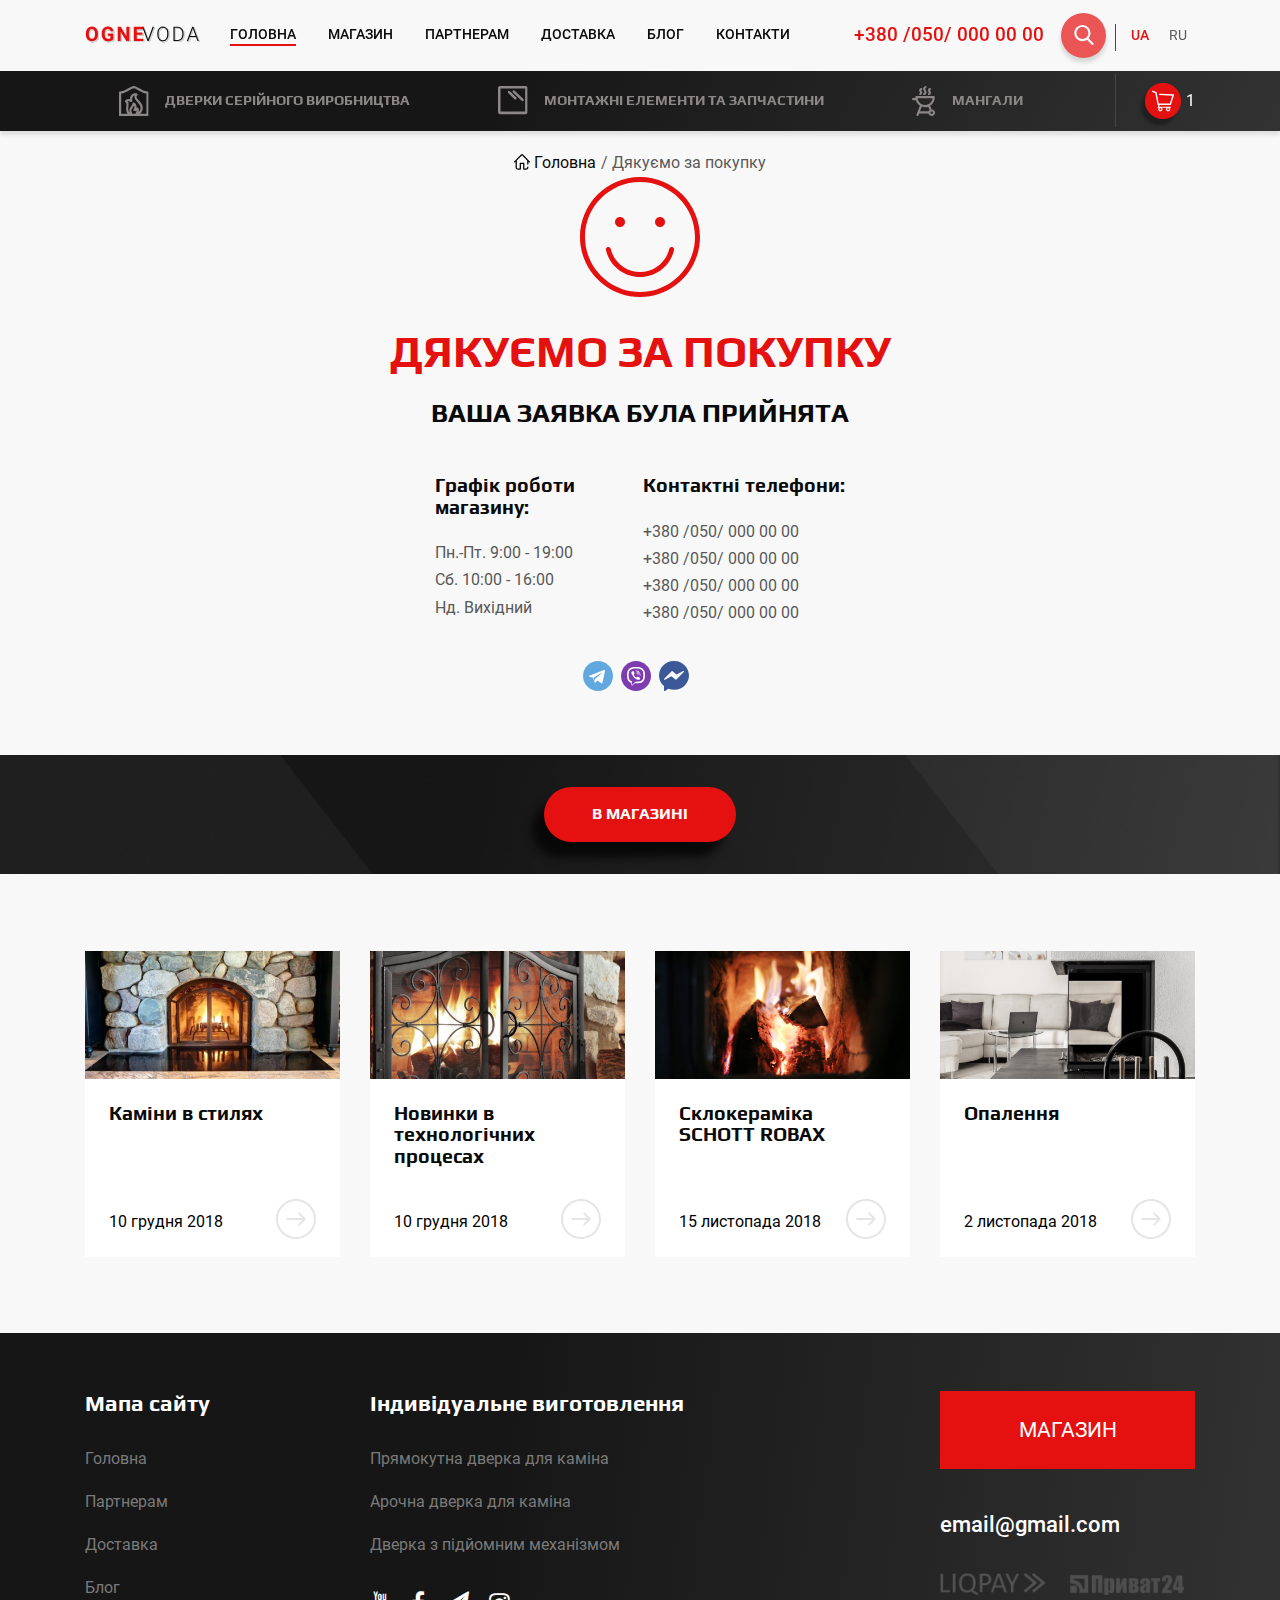
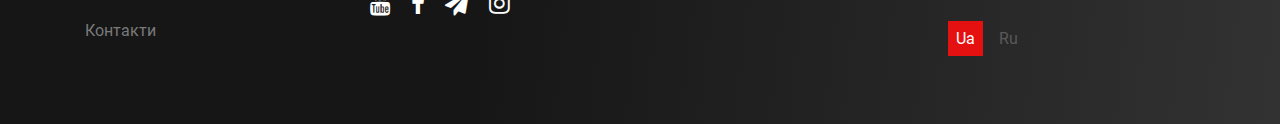
<file: thanks.html>
<!DOCTYPE html>
<html lang="en">

<head>
	<meta charset="UTF-8">
	<title>Start</title>
	<meta http-equiv="X-UA-Compatible" content="IE=edge">
	<meta name="viewport" content="width=device-width, initial-scale=1">
	<link rel="icon" href="favicon.png" />
	<link rel="stylesheet" type="text/css" href="libs/bootstrap-grid.min.css">
	<link rel="stylesheet" type="text/css" href="libs/slick.css" />
	<link rel="stylesheet" type="text/css" href="libs/font-awesome.css">
	<link rel="stylesheet" href="css/main.css" />
	<script src="https://ajax.googleapis.com/ajax/libs/jquery/3.3.1/jquery.min.js"></script>
</head>

<body>
		<header >
			<div class="header">
				<div class="container">
					<div class="header-block">
						<div class="header-logo">
							<a href="index.html"><svg width="129" height="23" viewBox="0 0 129 23" fill="none" xmlns="http://www.w3.org/2000/svg">
								<g filter="url(#filter0_d)">
								<path d="M62.984 18.2422L63.0621 18.5449L63.15 18.2422L67.6227 5.78125H68.941L63.648 20H62.4957L57.2027 5.78125H58.5113L62.984 18.2422ZM83.4117 13.6621C83.4117 14.9707 83.1839 16.1198 82.7281 17.1094C82.2789 18.099 81.6344 18.8607 80.7945 19.3945C79.9547 19.9284 78.9846 20.1953 77.8844 20.1953C76.2242 20.1953 74.8831 19.6029 73.8609 18.418C72.8388 17.2266 72.3277 15.6217 72.3277 13.6035V12.1387C72.3277 10.8431 72.5556 9.69727 73.0113 8.70117C73.4736 7.69857 74.1246 6.93034 74.9645 6.39648C75.8043 5.85612 76.7711 5.58594 77.8648 5.58594C78.9586 5.58594 79.9221 5.84961 80.7555 6.37695C81.5953 6.9043 82.2431 7.64974 82.6988 8.61328C83.1546 9.57682 83.3922 10.6934 83.4117 11.9629V13.6621ZM82.2105 12.1191C82.2105 10.4069 81.8232 9.06576 81.0484 8.0957C80.2737 7.12565 79.2125 6.64062 77.8648 6.64062C76.5432 6.64062 75.4885 7.12891 74.7008 8.10547C73.9195 9.07552 73.5289 10.4329 73.5289 12.1777V13.6621C73.5289 15.3483 73.9195 16.6862 74.7008 17.6758C75.482 18.6589 76.5432 19.1504 77.8844 19.1504C79.2451 19.1504 80.3063 18.6654 81.068 17.6953C81.8297 16.7188 82.2105 15.3613 82.2105 13.623V12.1191ZM88.4391 20V5.78125H92.4137C93.579 5.78125 94.624 6.04818 95.5484 6.58203C96.4729 7.10938 97.1923 7.86784 97.7066 8.85742C98.2275 9.84701 98.4879 10.9733 98.4879 12.2363V13.5449C98.4879 14.8145 98.2307 15.9408 97.7164 16.9238C97.2021 17.9069 96.4762 18.6654 95.5387 19.1992C94.6077 19.7331 93.5367 20 92.3258 20H88.4391ZM89.6402 6.80664V18.9844H92.3355C93.8329 18.9844 95.0341 18.4896 95.9391 17.5C96.844 16.5039 97.2965 15.1595 97.2965 13.4668V12.2168C97.2965 10.5827 96.8505 9.27409 95.9586 8.29102C95.0667 7.30794 93.8915 6.81315 92.4332 6.80664H89.6402ZM111.005 16.0156H104.55L103.086 20H101.826L107.207 5.78125H108.349L113.73 20H112.48L111.005 16.0156ZM104.921 14.9902H110.625L107.773 7.24609L104.921 14.9902Z" fill="#0A0A0A"/>
								<path d="M12.9492 13.2129C12.9492 14.6126 12.7018 15.8398 12.207 16.8945C11.7122 17.9492 11.0026 18.763 10.0781 19.3359C9.16016 19.9089 8.10547 20.1953 6.91406 20.1953C5.73568 20.1953 4.68424 19.9121 3.75977 19.3457C2.83529 18.7793 2.11914 17.972 1.61133 16.9238C1.10352 15.8691 0.846354 14.6582 0.839844 13.291V12.5879C0.839844 11.1882 1.09049 9.95768 1.5918 8.89648C2.09961 7.82878 2.8125 7.01172 3.73047 6.44531C4.65495 5.8724 5.70964 5.58594 6.89453 5.58594C8.07943 5.58594 9.13086 5.8724 10.0488 6.44531C10.9733 7.01172 11.6862 7.82878 12.1875 8.89648C12.6953 9.95768 12.9492 11.1849 12.9492 12.5781V13.2129ZM9.98047 12.5684C9.98047 11.0775 9.71354 9.94466 9.17969 9.16992C8.64583 8.39518 7.88411 8.00781 6.89453 8.00781C5.91146 8.00781 5.15299 8.39193 4.61914 9.16016C4.08529 9.92188 3.8151 11.0417 3.80859 12.5195V13.2129C3.80859 14.6647 4.07552 15.791 4.60938 16.5918C5.14323 17.3926 5.91146 17.793 6.91406 17.793C7.89714 17.793 8.65234 17.4089 9.17969 16.6406C9.70703 15.8659 9.97396 14.7396 9.98047 13.2617V12.5684ZM28.3281 18.2031C27.8008 18.8346 27.0553 19.3262 26.0918 19.6777C25.1283 20.0228 24.0605 20.1953 22.8887 20.1953C21.6582 20.1953 20.5775 19.9284 19.6465 19.3945C18.722 18.8542 18.0059 18.0729 17.498 17.0508C16.9967 16.0286 16.7396 14.8275 16.7266 13.4473V12.4805C16.7266 11.0612 16.9642 9.83398 17.4395 8.79883C17.9212 7.75716 18.6113 6.96289 19.5098 6.41602C20.4147 5.86263 21.4727 5.58594 22.6836 5.58594C24.3698 5.58594 25.6882 5.98958 26.6387 6.79688C27.5892 7.59766 28.1523 8.76628 28.3281 10.3027H25.4766C25.3464 9.48893 25.0566 8.89323 24.6074 8.51562C24.1647 8.13802 23.5527 7.94922 22.7715 7.94922C21.7754 7.94922 21.0169 8.32357 20.4961 9.07227C19.9753 9.82096 19.7116 10.9342 19.7051 12.4121V13.3203C19.7051 14.8112 19.9883 15.9375 20.5547 16.6992C21.1211 17.4609 21.9512 17.8418 23.0449 17.8418C24.1452 17.8418 24.9297 17.6074 25.3984 17.1387V14.6875H22.7324V12.5293H28.3281V18.2031ZM44.2734 20H41.3438L35.6406 10.6445V20H32.7109V5.78125H35.6406L41.3535 15.1562V5.78125H44.2734V20ZM57.3867 13.8379H51.7617V17.6465H58.3633V20H48.832V5.78125H58.3438V8.1543H51.7617V11.543H57.3867V13.8379Z"/>
								</g>
								<defs>
								<filter id="filter0_d" x="0" y="0" width="130.9" height="24" filterUnits="userSpaceOnUse" color-interpolation-filters="sRGB">
								<feFlood flood-opacity="0" result="BackgroundImageFix"/>
								<feColorMatrix in="SourceAlpha" type="matrix" values="0 0 0 0 0 0 0 0 0 0 0 0 0 0 0 0 0 0 127 0"/>
								<feOffset dx="1" dy="1"/>
								<feGaussianBlur stdDeviation="0.5"/>
								<feColorMatrix type="matrix" values="0 0 0 0 0 0 0 0 0 0 0 0 0 0 0 0 0 0 0.15 0"/>
								<feBlend mode="normal" in2="BackgroundImageFix" result="effect1_dropShadow"/>
								<feBlend mode="normal" in="SourceGraphic" in2="effect1_dropShadow" result="shape"/>
								</filter>
								</defs>
								</svg>
							</a>
						</div>
						<div class="mobile_menu">
							<div class="menu-humburger menu-humburger--close2">
						        <div class="menu-humburger__icon">
							          <div class="menu-humburger__line menu-humburger__line--1"></div>
							          <div class="menu-humburger__line menu-humburger__line--2"></div>
							          <div class="menu-humburger__line menu-humburger__line--3"></div>
						        </div>
						    </div>
						</div>
						<nav class="header__menu">
							<ul class="main_menu list-style-none">
							    <li class="current-menu-item"><a href="index.html">Головна</a></li>
							    <li><a href="shop.html">магазин</a></li>
							    <li><a href="portners.html">партнерам</a></li>
							    <li><a href="delivery.html">доставка</a></li>
							    <li><a href="blog.html">блог</a></li>
							    <li><a href="contacts.html">контакти</a></li>
							</ul>
							<div class="language-mobile d-md-none d-flex">
								<ul class="language__list list-style-none">
								    <li class="current"><a  href="#">UA</a></li>
								    <li><a href="#">RU</a></li>
								</ul>
								<div id="mob-search">
								    <form class="">
										<input type="search" placeholder="Search">
									</form>
								</div>
							</div>
						</nav>
						<div class="d-md-flex d-none align-items-center">
							<a class="header-phone d-xl-flex d-none" href="tel:+380 050 000 00 00">+380 /050/ 000 00 00 </a>
							<div id="wrap">
							    <form action="" autocomplete="off">
							    <input id="search" name="search" type="text" placeholder="Введіть текст для пошуку"><input id="search_submit" value="Rechercher" type="submit">
							    </form>
							</div>
							<div class="language d-lg-flex d-none">
								<ul class="language__list list-style-none">
								    <li><a class="current" href="#">UA</a></li>
								    <li><a href="#">RU</a></li>
								</ul>
							</div>
						</div>
					</div>
				</div>
			</div>
		</header>
	<div class="header-black">
		<div class="container header-black__block">
			<div class="header-products">
				<a href="shop.html" class="header-products__block">
					<svg width="30" height="30" viewBox="0 0 30 30" fill="none" xmlns="http://www.w3.org/2000/svg">
						<g clip-path="url(#clip0)">
							<path d="M29.6296 30C29.6239 29.2695 29.5912 6.49492 29.5912 6.49492C29.5912 6.35108 29.5629 6.20864 29.508 6.07575C29.453 5.94286 29.3725 5.82212 29.271 5.72041C29.1695 5.6187 29.049 5.53802 28.9163 5.48297C28.7837 5.42793 28.6415 5.3996 28.4979 5.3996C25.7042 5.3996 22.8039 3.72485 20.2456 2.24743C18.1571 1.04142 16.3538 0 14.8071 0C13.2604 0 11.4572 1.04142 9.36866 2.24743C6.81034 3.72485 3.91001 5.3996 1.11632 5.3996C0.826371 5.3996 0.548294 5.515 0.343267 5.72041C0.13824 5.92582 0.0230566 6.20442 0.0230566 6.49492L0 30H29.6296ZM16.253 27.8094H13.612C11.5734 24.6659 12.7109 23.0652 14.0203 21.224C14.4077 20.7052 14.7607 20.1615 15.0771 19.5964C15.1805 19.8059 15.2546 20.0288 15.2971 20.2586C15.5334 21.5166 14.8369 22.8804 14.6188 23.2096C14.5199 23.3387 14.4509 23.4883 14.4169 23.6475C14.3829 23.8066 14.3847 23.9714 14.4223 24.1298C14.4598 24.2882 14.5321 24.4362 14.6339 24.563C14.7357 24.6899 14.8645 24.7924 15.0108 24.8632C15.3976 25.0526 15.8224 25.1513 16.253 25.1519C16.7604 25.1504 17.2595 25.0217 17.7046 24.7775C17.4971 25.9181 16.7055 27.2088 16.253 27.8094ZM19.5741 26.2164C19.7444 25.7378 19.8589 25.2411 19.9151 24.7361C20.0285 23.6167 19.7518 22.6186 19.1168 21.8486C19.0142 21.7252 18.8857 21.6259 18.7406 21.5577C18.5954 21.4895 18.437 21.4542 18.2767 21.4542C18.1163 21.4542 17.958 21.4895 17.8128 21.5577C17.6676 21.6259 17.5391 21.7252 17.4365 21.8486C17.5223 21.377 17.549 20.8966 17.5163 20.4184C17.4029 18.8697 16.6027 17.5472 15.2029 16.5944C15.0423 16.4851 14.8555 16.4206 14.6618 16.4076C14.4681 16.3946 14.2744 16.4335 14.1007 16.5204C13.9269 16.6072 13.7794 16.7388 13.6733 16.9017C13.5671 17.0646 13.5062 17.2529 13.4967 17.4471C13.4583 18.246 12.8934 19.0391 12.2402 19.9573C11.1238 21.5262 9.69241 23.5378 10.5791 26.5023C9.89896 25.8738 9.36866 24.945 9.29372 23.5263C9.2284 22.2827 9.35809 21.1855 9.47241 20.2172C9.68184 18.4385 9.88263 16.7397 8.59146 15.3556C8.90969 15.2366 9.24706 15.1772 9.58673 15.1805C10.3005 15.1805 10.9769 15.4211 11.4447 15.8407C11.6125 15.9927 11.8233 16.0888 12.0479 16.1158C12.2726 16.1427 12.5 16.0991 12.6989 15.9911C12.8978 15.8831 13.0583 15.7159 13.1584 15.5126C13.2584 15.3093 13.2931 15.08 13.2575 14.8561C12.9693 13.0043 13.2729 11.4527 14.101 10.4854C14.4857 10.0311 15 9.70565 15.5747 9.55276C14.6678 11.9975 16.6555 14.1833 18.3165 16.0092C19.7297 17.5636 21.19 19.17 21.5128 21.0267C21.8077 22.7726 21.1438 24.7948 19.5741 26.2164ZM2.20959 7.52575C5.2031 7.18117 8.08998 5.51317 10.461 4.1445C12.2008 3.13966 13.8455 2.19064 14.8071 2.19064C15.7688 2.19064 17.4135 3.13966 19.1543 4.14546C21.5252 5.51413 24.4121 7.18214 27.4056 7.52671V27.8094H21.0295C21.4288 27.4524 21.7948 27.0597 22.1228 26.6361C23.4802 24.8747 24.0269 22.7495 23.6599 20.6532C23.2285 18.1681 21.4743 16.2382 19.9267 14.5356C17.3693 11.7232 16.887 10.7472 18.3665 9.24187C18.5033 9.10265 18.6005 8.92929 18.648 8.73975C18.6954 8.55021 18.6914 8.35141 18.6363 8.16396C18.5812 7.97651 18.4771 7.80724 18.3347 7.67369C18.1923 7.54015 18.0169 7.44719 17.8266 7.40447C17.3757 7.30252 16.915 7.25056 16.4528 7.24951C14.8619 7.24951 13.4353 7.89149 12.4361 9.05804C11.5379 10.1072 11.0383 11.5268 10.9701 13.1679C10.5181 13.0463 10.0519 12.9851 9.58385 12.986C7.91129 12.986 6.51637 13.7377 5.94283 14.9485C5.82716 15.1931 5.80594 15.4719 5.88329 15.7312C5.96063 15.9905 6.13105 16.2119 6.3617 16.3528C7.57793 17.0949 7.55583 17.8062 7.30125 19.9573C7.17636 21.0161 7.0361 22.2086 7.10911 23.6389C7.20999 25.559 7.90168 26.8834 8.78071 27.8094H2.20959V7.52575Z" />
						</g>
						<defs>
							<clipPath id="clip0">
								<rect width="29.6296" height="30" fill="white" />
							</clipPath>
						</defs>
					</svg>
					<span class="header-products__name">дверки серійного виробництва</span>
				</a>
				<a href="shop.html" class="header-products__block">
					<svg width="30" height="29" viewBox="0 0 30 29" fill="none" xmlns="http://www.w3.org/2000/svg">
						<g clip-path="url(#clip0)">
							<path d="M29.63 2.03824C29.6295 1.49781 29.4181 0.979656 29.0421 0.597515C28.6661 0.215375 28.1563 0.000478679 27.6245 0H2.00545C1.47372 0.000478679 0.963897 0.215375 0.587903 0.597515C0.21191 0.979656 0.000470979 1.49781 0 2.03824L0 26.0868C0.000470979 26.6272 0.21191 27.1453 0.587903 27.5275C0.963897 27.9096 1.47372 28.1245 2.00545 28.125H27.6245C28.1563 28.1245 28.6661 27.9096 29.0421 27.5275C29.4181 27.1453 29.6295 26.6272 29.63 26.0868V2.03824ZM27.1247 25.5797H2.50793V2.54893H27.1247V25.5797Z" />
							<path d="M18.2918 13.1875C18.5297 12.9525 18.6663 12.6313 18.6716 12.2942C18.6769 11.957 18.5506 11.6315 18.3203 11.3888L11.9944 5.32473C11.8806 5.20116 11.7436 5.10188 11.5916 5.0327C11.4396 4.96351 11.2755 4.92581 11.109 4.92178C10.9425 4.91775 10.7768 4.94748 10.6217 5.00924C10.4666 5.071 10.3252 5.16354 10.2057 5.28146C10.0862 5.39939 9.99098 5.54033 9.92565 5.69607C9.86033 5.8518 9.82618 6.0192 9.82522 6.18849C9.82425 6.35778 9.85648 6.52557 9.92002 6.68207C9.98357 6.83856 10.0772 6.98062 10.1953 7.09994L16.5176 13.1559C16.632 13.2765 16.7687 13.373 16.9198 13.4398C17.0709 13.5067 17.2335 13.5426 17.3983 13.5455C17.563 13.5485 17.7268 13.5184 17.8801 13.4569C18.0334 13.3955 18.1733 13.304 18.2918 13.1875Z" />
							<path d="M25.4352 14.8733C25.5534 14.7567 25.6478 14.6176 25.7131 14.464C25.7785 14.3103 25.8133 14.1451 25.8158 13.9777C25.8183 13.8104 25.7883 13.6441 25.7276 13.4885C25.6668 13.333 25.5765 13.1911 25.4618 13.0709L16.7375 4.75076C16.6252 4.62134 16.4882 4.51643 16.3348 4.44242C16.1814 4.3684 16.0149 4.3268 15.8452 4.32016C15.6756 4.31351 15.5063 4.34195 15.3478 4.40376C15.1893 4.46556 15.0448 4.55943 14.923 4.67969C14.8013 4.79995 14.7048 4.94409 14.6395 5.10337C14.5742 5.26265 14.5413 5.43375 14.543 5.6063C14.5447 5.77885 14.5809 5.94925 14.6493 6.10719C14.7177 6.26512 14.8169 6.40729 14.941 6.52507L23.6645 14.8407C23.8953 15.0833 24.2113 15.2229 24.5432 15.229C24.8751 15.2351 25.1959 15.1072 25.4352 14.8733Z" />
						</g>
						<defs>
							<clipPath id="clip0">
								<rect width="29.63" height="28.125" fill="white" />
							</clipPath>
						</defs>
					</svg>
					<span class="header-products__name">Монтажні елементи та запчастини</span>
				</a>
				<a href="shop.html" class="header-products__block">
					<svg width="24" height="30" viewBox="0 0 24 30" fill="none" xmlns="http://www.w3.org/2000/svg">
						<g clip-path="url(#clip0)">
							<path d="M19.7082 23.3831H19.6047L18.1264 19.7229C18.9051 19.2347 19.6085 18.6356 20.2143 17.9444C21.8551 16.0624 22.7657 13.6538 22.7803 11.157C22.7798 10.8741 22.6672 10.603 22.4672 10.4029C22.2672 10.2029 21.996 10.0903 21.7131 10.0898H4.42577C4.14239 10.0895 3.8705 10.2018 3.66986 10.4019C3.46922 10.602 3.35623 10.8736 3.35574 11.157C3.35574 11.4366 3.36879 11.7247 3.39302 12.0117H1.06282C0.779646 12.0117 0.508072 12.1242 0.307839 12.3245C0.107607 12.5247 -0.00488281 12.7963 -0.00488281 13.0794C-0.00488281 13.3626 0.107607 13.6342 0.307839 13.8344C0.508072 14.0346 0.779646 14.1471 1.06282 14.1471H3.81432C4.24242 15.5484 4.96187 16.8434 5.92549 17.9472C6.51245 18.6166 7.19084 19.2 7.94065 19.68L4.46119 28.5422C4.40996 28.6727 4.38494 28.812 4.38755 28.9521C4.39015 29.0923 4.42034 29.2306 4.47638 29.3591C4.53242 29.4875 4.61322 29.6037 4.71417 29.701C4.81512 29.7982 4.93423 29.8747 5.06471 29.9259C5.19519 29.9771 5.33449 30.0021 5.47464 29.9995C5.61479 29.9969 5.75306 29.9667 5.88154 29.9107C6.01003 29.8547 6.12622 29.7739 6.22348 29.6729C6.32074 29.572 6.39716 29.4529 6.44839 29.3224L7.1633 27.5011H16.4226C16.7954 28.9486 18.1488 29.9991 19.7082 29.9991C21.577 29.9991 23.0982 28.5152 23.0982 26.6911C23.0982 24.867 21.577 23.3831 19.7082 23.3831ZM20.9628 26.6911C20.9628 27.338 20.4035 27.8646 19.7082 27.8646C19.0129 27.8646 18.4555 27.3389 18.4555 26.692C18.4555 26.0452 19.0147 25.5185 19.7101 25.5185C20.4054 25.5185 20.9637 26.0452 20.9637 26.692L20.9628 26.6911ZM16.3956 18.2595H16.3872C16.3426 18.2776 16.2993 18.2988 16.2576 18.3229C15.2598 18.788 14.1707 19.0243 13.0699 19.0145C11.9473 19.0258 10.8369 18.7806 9.82346 18.2977C9.77637 18.2691 9.72714 18.2441 9.67619 18.2231C8.86201 17.8 8.13476 17.2273 7.5324 16.5351C6.47226 15.3199 5.79173 13.8204 5.57503 12.2224H20.5816C20.3648 13.8204 19.6843 15.3199 18.6242 16.5351C17.9999 17.2497 17.2423 17.8358 16.3937 18.2604L16.3956 18.2595ZM9.87099 20.6139C11.9198 21.3195 14.1442 21.329 16.1989 20.641L17.597 24.1064C17.1696 24.4397 16.8296 24.8718 16.6062 25.3657H8.00124L9.87099 20.6139Z" />
							<path d="M8.20219 6.71098C8.18727 6.78275 8.09593 6.94307 7.65785 7.21151C7.53806 7.28336 7.43468 7.37956 7.35441 7.49388C7.27413 7.60819 7.21874 7.73808 7.19181 7.87515C7.16752 8.00672 7.17159 8.14196 7.20374 8.27183C7.23588 8.40171 7.29537 8.52322 7.37823 8.62827C7.48147 8.75792 7.6128 8.86244 7.7623 8.93397C7.91181 9.00549 8.0756 9.04215 8.24133 9.04119C8.44776 9.04187 8.65036 8.98542 8.82668 8.87807C9.66556 8.36543 10.1596 7.76796 10.3012 7.10059C10.5007 6.16199 9.94611 5.3576 9.64878 4.92605C9.44931 4.6371 9.27595 4.3668 9.30204 4.22419C9.31696 4.15242 9.4083 3.9921 9.84638 3.72366C9.96617 3.65181 10.0695 3.55561 10.1498 3.4413C10.2301 3.32698 10.2855 3.19709 10.3124 3.06002C10.3367 2.92845 10.3326 2.79321 10.3005 2.66334C10.2683 2.53347 10.2089 2.41195 10.126 2.3069C9.95624 2.09557 9.7155 1.95308 9.44856 1.90594C9.18162 1.85879 8.90664 1.91019 8.67475 2.05058C7.83588 2.56322 7.34188 3.16068 7.2002 3.82805C7.00167 4.76666 7.55532 5.57012 7.85266 6.0026C8.05305 6.29527 8.22922 6.56651 8.20219 6.71098Z" />
							<path d="M16.9204 6.71095C16.9055 6.78272 16.8141 6.94304 16.3761 7.21148C16.2562 7.28329 16.1528 7.37947 16.0725 7.4938C15.9923 7.60812 15.9369 7.73804 15.91 7.87512C15.8857 8.00669 15.8898 8.14193 15.9219 8.2718C15.9541 8.40168 16.0136 8.5232 16.0964 8.62825C16.2002 8.75852 16.3322 8.86341 16.4826 8.93497C16.633 9.00652 16.7977 9.04284 16.9642 9.04116C17.1706 9.04185 17.3732 8.98539 17.5495 8.87805C18.3884 8.3654 18.8824 7.76794 19.0241 7.10056C19.2226 6.16196 18.669 5.35757 18.3716 4.92602C18.1722 4.63614 17.9988 4.36677 18.0249 4.22416C18.0398 4.15239 18.1312 3.99207 18.5692 3.72363C18.6891 3.65182 18.7925 3.55564 18.8728 3.44131C18.953 3.32699 19.0084 3.19708 19.0353 3.05999C19.0596 2.92842 19.0555 2.79318 19.0234 2.66331C18.9912 2.53343 18.9317 2.41192 18.8489 2.30687C18.679 2.09506 18.4379 1.95226 18.1706 1.9051C17.9032 1.85794 17.6278 1.90963 17.3958 2.05054C16.5569 2.56319 16.0629 3.16065 15.9212 3.82802C15.7217 4.76663 16.2763 5.57102 16.5737 6.00257C16.7778 6.29525 16.9502 6.56648 16.9204 6.71095Z" />
							<path d="M12.4509 6.29341C12.3931 6.56651 12.0864 6.87409 11.5402 7.20871C11.4204 7.28057 11.3171 7.37676 11.2368 7.49108C11.1565 7.60539 11.1011 7.73528 11.0742 7.87235C11.05 8.00392 11.0541 8.13915 11.0862 8.26901C11.1183 8.39888 11.1778 8.5204 11.2606 8.62548C11.3639 8.75601 11.4955 8.86129 11.6455 8.93332C11.7956 9.00535 11.9601 9.04224 12.1265 9.04118C12.3329 9.04187 12.5355 8.98542 12.7118 8.87807C13.7521 8.23959 14.3672 7.50138 14.5406 6.68115C14.7857 5.52723 14.0923 4.52059 13.7194 3.97811C13.3466 3.43564 13.1304 3.04603 13.1937 2.7459C13.2515 2.4728 13.5582 2.16521 14.1034 1.83153C14.2232 1.75967 14.3266 1.66348 14.4069 1.54916C14.4872 1.43485 14.5426 1.30495 14.5695 1.16789C14.5938 1.03632 14.5897 0.901078 14.5576 0.771205C14.5254 0.641332 14.4659 0.519813 14.3831 0.414763C14.2125 0.204101 13.9712 0.0625512 13.7041 0.0164326C13.437 -0.029686 13.1622 0.0227649 12.9309 0.164033C11.8935 0.800645 11.2783 1.53979 11.104 2.36002C10.8589 3.51394 11.5523 4.52059 11.9252 5.06306C12.298 5.60553 12.5152 5.99328 12.4509 6.29341Z" />
						</g>
						<defs>
							<clipPath id="clip0">
								<rect width="23.0979" height="30" fill="white" />
							</clipPath>
						</defs>
					</svg>
					<span class="header-products__name">мангали</span>
				</a>
			</div>
			<div class="header-cart__icon">
				<a href="#" class="header-cart__icon-link"><img src="img/shopping-cart-empty-side-view.svg" alt="cart"></a>
				<span>1</span>
			</div>
		</div>
	</div>
	<main class="thanks main">
		<div class="container">
			<div class="row">
				<div class="col-12">
					<div class="path-page">
						<a href="index.html"><img src="img/icons/home.svg" alt="" title="">Головна</a>
						<span>Дякуємо за покупку</span>
					</div>
				</div>
			</div>
		</div>
		<div class="container">
			<img src="img/thanks/smile.svg" alt="icon">
			<h1 class="page-title">дякуємо за покупку</h1>
			<h2>Ваша заявка була прийнята</h2>
			<div class="thanks-contacts">
				<div class="thanks-hours">
					<h4>Графік роботи магазину:</h4>
					<ul class="list-style-none">
						<li>Пн.-Пт. 9:00 - 19:00</li>
						<li>Сб. 10:00 - 16:00</li>
						<li>Нд. Вихідний </li>
					</ul>
				</div>
				<div class="thanks-phones">
					<h4>Контактні телефони:</h4>
					<ul class="list-style-none">
						<li><a class="contacts-information__phone" href="tel:+380500000000">+380 /050/ 000 00 00</a></li>
						<li><a class="contacts-information__phone" href="tel:+380500000000">+380 /050/ 000 00 00</a></li>
						<li><a class="contacts-information__phone" href="tel:+380500000000">+380 /050/ 000 00 00</a></li>
						<li><a class="contacts-information__phone" href="tel:+380500000000">+380 /050/ 000 00 00</a></li>
					</ul>
				</div>
			</div>
			<div class="thanks-social">
				<ul class="list-style-none">
					<li><a href="#"><img src="img/telegram.svg" alt="telegram"></a></li>
					<li><a href="#"><img src="img/viber.svg" alt="viber"></a></li>
					<li><a href="#"><img src="img/thanks/messenger.svg" alt="message"></a></li>
				</ul>
			</div>
		</div>
		<div class="finished-door">
			<a href="shop.html" class="btn-red btn">в магазині</a>
		</div>
		<div class="container">
			<div class="row">
				<div class="col-xl-3 col-md-6 col-12">
					<div class="blog-article__block">
						<a href="open-blog.html" class="blog-article__img" style="background: url(img/arched-fireplace-door-arch-fireplace-door-full-arched-fireplace-doors-round-arch-fireplace-doors.jpg); background-size: cover; background-position: center;"></a>
						<div class="blog-article__content">
							<h4 class="blog-article__name"><a href="open-blog.html">Каміни в стилях</a></h4>
							<div class="blog-article__footer">
								<time pubdate datetime="2018-12-10">10 грудня 2018</time>
								<a href="open-blog.html">
									<svg width="40" height="40" viewBox="0 0 40 40" fill="none" xmlns="http://www.w3.org/2000/svg">
										<path d="M20 40C31.0277 40 40 31.0277 40 20C40 8.97227 31.0277 0 20 0C8.97227 0 0 8.97227 0 20C0 31.0277 8.97227 40 20 40ZM20 1.99837C29.9266 1.99837 38.0016 10.0734 38.0016 20C38.0016 29.9266 29.9266 38.0016 20 38.0016C10.0734 38.0016 1.99837 29.9266 1.99837 20C1.99837 10.0734 10.0734 1.99837 20 1.99837Z" />
										<path d="M11.3128 21.0032H26.272L22.3569 24.9184C21.9654 25.3099 21.9654 25.9379 22.3569 26.3295C22.5526 26.5252 22.8055 26.6231 23.0665 26.6231C23.3275 26.6231 23.5804 26.5252 23.7761 26.3295L29.396 20.7096C29.7875 20.318 29.7875 19.69 29.396 19.2985L23.7761 13.6786C23.3846 13.287 22.7565 13.287 22.365 13.6786C21.9735 14.0701 21.9735 14.6981 22.365 15.0897L26.2802 19.0048H11.3128C10.7582 19.0048 10.3096 19.4534 10.3096 20.0081C10.3096 20.5627 10.7582 21.0032 11.3128 21.0032Z" />
									</svg>
								</a>
							</div>
						</div>
					</div>
				</div>
				<div class="col-xl-3 col-md-6 col-12">
					<div class="blog-article__block">
						<a href="open-blog.html" class="blog-article__img" style="background: url(img/plow-hearth-small-crest-iron-fireplace-screen-with-doors-for-cast-ideas-3.jpg); background-size: cover; background-position: center;"></a>
						<div class="blog-article__content">
							<h4 class="blog-article__name"><a href="open-blog.html">Новинки в технологічних процесах</a></h4>
							<div class="blog-article__footer">
								<time pubdate datetime="2018-12-10">10 грудня 2018</time>
								<a href="open-blog.html">
									<svg width="40" height="40" viewBox="0 0 40 40" fill="none" xmlns="http://www.w3.org/2000/svg">
										<path d="M20 40C31.0277 40 40 31.0277 40 20C40 8.97227 31.0277 0 20 0C8.97227 0 0 8.97227 0 20C0 31.0277 8.97227 40 20 40ZM20 1.99837C29.9266 1.99837 38.0016 10.0734 38.0016 20C38.0016 29.9266 29.9266 38.0016 20 38.0016C10.0734 38.0016 1.99837 29.9266 1.99837 20C1.99837 10.0734 10.0734 1.99837 20 1.99837Z" />
										<path d="M11.3128 21.0032H26.272L22.3569 24.9184C21.9654 25.3099 21.9654 25.9379 22.3569 26.3295C22.5526 26.5252 22.8055 26.6231 23.0665 26.6231C23.3275 26.6231 23.5804 26.5252 23.7761 26.3295L29.396 20.7096C29.7875 20.318 29.7875 19.69 29.396 19.2985L23.7761 13.6786C23.3846 13.287 22.7565 13.287 22.365 13.6786C21.9735 14.0701 21.9735 14.6981 22.365 15.0897L26.2802 19.0048H11.3128C10.7582 19.0048 10.3096 19.4534 10.3096 20.0081C10.3096 20.5627 10.7582 21.0032 11.3128 21.0032Z" />
									</svg>
								</a>
							</div>
						</div>
					</div>
				</div>
				<div class="col-xl-3 col-md-6 col-12">
					<div class="blog-article__block">
						<a href="open-blog.html" class="blog-article__img" style="background: url(img/ergyn-meshekran-191492-unsplash.jpg); background-size: cover; background-position: center;"></a>
						<div class="blog-article__content">
							<h4 class="blog-article__name"><a href="open-blog.html">Склокераміка SCHOTT
									ROBAX</a></h4>
							<div class="blog-article__footer">
								<time pubdate datetime="2018-12-10">15 листопада 2018</time>
								<a href="open-blog.html">
									<svg width="40" height="40" viewBox="0 0 40 40" fill="none" xmlns="http://www.w3.org/2000/svg">
										<path d="M20 40C31.0277 40 40 31.0277 40 20C40 8.97227 31.0277 0 20 0C8.97227 0 0 8.97227 0 20C0 31.0277 8.97227 40 20 40ZM20 1.99837C29.9266 1.99837 38.0016 10.0734 38.0016 20C38.0016 29.9266 29.9266 38.0016 20 38.0016C10.0734 38.0016 1.99837 29.9266 1.99837 20C1.99837 10.0734 10.0734 1.99837 20 1.99837Z" />
										<path d="M11.3128 21.0032H26.272L22.3569 24.9184C21.9654 25.3099 21.9654 25.9379 22.3569 26.3295C22.5526 26.5252 22.8055 26.6231 23.0665 26.6231C23.3275 26.6231 23.5804 26.5252 23.7761 26.3295L29.396 20.7096C29.7875 20.318 29.7875 19.69 29.396 19.2985L23.7761 13.6786C23.3846 13.287 22.7565 13.287 22.365 13.6786C21.9735 14.0701 21.9735 14.6981 22.365 15.0897L26.2802 19.0048H11.3128C10.7582 19.0048 10.3096 19.4534 10.3096 20.0081C10.3096 20.5627 10.7582 21.0032 11.3128 21.0032Z" />
									</svg>
								</a>
							</div>
						</div>
					</div>
				</div>
				<div class="col-xl-3 col-md-6 col-12">
					<div class="blog-article__block">
						<a href="open-blog.html" class="blog-article__img" style="background: url(img/armin-djuhic-609206-unsplash.jpg); background-size: cover; background-position: center;"></a>
						<div class="blog-article__content">
							<h4 class="blog-article__name"><a href="open-blog.html">Опалення</a></h4>
							<div class="blog-article__footer">
								<time pubdate datetime="2018-12-10">2 листопада 2018</time>
								<a href="open-blog.html">
									<svg width="40" height="40" viewBox="0 0 40 40" fill="none" xmlns="http://www.w3.org/2000/svg">
										<path d="M20 40C31.0277 40 40 31.0277 40 20C40 8.97227 31.0277 0 20 0C8.97227 0 0 8.97227 0 20C0 31.0277 8.97227 40 20 40ZM20 1.99837C29.9266 1.99837 38.0016 10.0734 38.0016 20C38.0016 29.9266 29.9266 38.0016 20 38.0016C10.0734 38.0016 1.99837 29.9266 1.99837 20C1.99837 10.0734 10.0734 1.99837 20 1.99837Z" />
										<path d="M11.3128 21.0032H26.272L22.3569 24.9184C21.9654 25.3099 21.9654 25.9379 22.3569 26.3295C22.5526 26.5252 22.8055 26.6231 23.0665 26.6231C23.3275 26.6231 23.5804 26.5252 23.7761 26.3295L29.396 20.7096C29.7875 20.318 29.7875 19.69 29.396 19.2985L23.7761 13.6786C23.3846 13.287 22.7565 13.287 22.365 13.6786C21.9735 14.0701 21.9735 14.6981 22.365 15.0897L26.2802 19.0048H11.3128C10.7582 19.0048 10.3096 19.4534 10.3096 20.0081C10.3096 20.5627 10.7582 21.0032 11.3128 21.0032Z" />
									</svg>
								</a>
							</div>
						</div>
					</div>
				</div>
			</div>
		</div>
	</main>
	<footer class="footer">
		<div class="container">
			<div class="row">
				<div class="col-3 d-none d-md-block order-1">
					<h3 class="footer-title">Мапа сайту</h3>
					<nav>
						<ul class="footer_menu list-style-none">
							<li class="current-menu-item"><a href="index.html">Головна</a></li>
							<li><a href="portners.html">Партнерам</a></li>
							<li><a href="delivery.html">Доставка</a></li>
							<li><a href="blog.html">Блог</a></li>
							<li><a href="contacts.html">Контакти</a></li>
						</ul>
					</nav>
				</div>
				<div class="col-md-6 col-12 order-md-2 order-3">
					<h3 class="footer-title d-none d-md-block">Індивідуальне виготовлення</h3>
					<nav class="d-none d-md-block">
						<ul class="footer_menu-indevidual list-style-none">
							<li class="current-menu-item"><a href="index.html">Прямокутна дверка для каміна</a></li>
							<li><a href="portners.html">Арочна дверка для каміна</a></li>
							<li><a href="delivery.html">Дверка з підйомним механізмом</a></li>
						</ul>
					</nav>
					<div class="footer__social">
						<ul class="list-style-none">
							<li><a href="#"><i class="fa fa-youtube" aria-hidden="true"></i></a></li>
							<li><a href="#"><i class="fa fa-facebook" aria-hidden="true"></i></a></li>
							<li><a href="#"><i class="fa fa-paper-plane" aria-hidden="true"></i></a></li>
							<li><a href="#"><i class="fa fa-instagram" aria-hidden="true"></i></a></li>
						</ul>
					</div>
				</div>
				<div class="col-md-3 col-12 order-md-3 order-2">
					<a href="#" class="btn-shop">магазин</a>
					<a class="footer-email d-none d-md-block" href="#">email@gmail.com</a>
					<div class="payment-icon">
						<img src="img/LIQPAY.png" alt="liqpay">
						<img src="img/privat24.png" alt="privat">
					</div>
					<div class="footer__phone d-md-none d-block">
						<a href="tel:+380500000000">+380 /050/ 000 00 00</a>
						<a href="tel:+380500000000">+380 /050/ 000 00 00</a>
					</div>
					<div class="language-footer d-none d-md-block">
						<ul class="language__list list-style-none">
							<li><a class="current" href="#">Ua</a></li>
							<li><a href="#">Ru</a></li>
						</ul>
					</div>
				</div>
			</div>
		</div>
	</footer>
	<script type="text/javascript" src="libs/slick.min.js"></script>
	<script src="js/main.js"></script>
</body>

</html>
</file>
<file: css/main.css>
@font-face {
  font-family: "Roboto";
  src: url("font/Roboto-Regular.ttf"); }

@font-face {
  font-family: "Roboto";
  src: url("font/Roboto-Medium.ttf");
  font-weight: 500; }

@font-face {
  font-family: "Play";
  src: url("font/Play-Bold.ttf");
  font-weight: 700; }

@font-face {
  font-family: "Play";
  src: url("font/Play-Regular.ttf");
  font-weight: 400; }

ol ol,
ul ul,
ol ul,
ul ol {
  margin-bottom: 0; }

img {
  vertical-align: middle;
  border-style: none; }

svg:not(:root) {
  overflow: hidden; }

h1, h2 {
  text-transform: uppercase; }

h1, h2, h3, h4, h5, h6 {
  margin-bottom: 0.5rem;
  font-weight: 700;
  line-height: 1.1;
  font-family: "Play", sans-serif;
  color: #0A0A0A; }

h1 {
  font-size: 2.777777777em; }

h2 {
  font-size: 1.66666667em; }

h3 {
  font-size: 1.38888889em; }

h4 {
  font-size: 1.22222222em; }

h5 {
  font-size: 1.1em; }

h6 {
  font-size: 1em; }

* {
  -webkit-box-sizing: border-box;
          box-sizing: border-box; }

html {
  font-family: sans-serif;
  line-height: 1.4;
  -webkit-text-size-adjust: 100%;
  -ms-text-size-adjust: 100%;
  -ms-overflow-style: scrollbar;
  -webkit-tap-highlight-color: transparent;
  font-size: 18px;
  height: 100%; }

body {
  background-color: #F8F8F8;
  color: #595959;
  font-family: "Roboto", sans-serif;
  margin: 0;
  padding: 0;
  font-weight: 400;
  overflow-x: hidden; }

html, body {
  height: 100%; }

a {
  text-decoration: none;
  color: #595959; }

img, iframe {
  max-width: 100%;
  height: auto; }

fieldset {
  border: none;
  padding: 0px; }

.hidden {
  display: none; }

a {
  -webkit-transition: all 0.2s;
  transition: all 0.2s; }

.btn {
  padding: 1rem;
  border-radius: 60px;
  text-transform: uppercase;
  font-family: "Play", sans-serif;
  font-weight: 700;
  min-width: 12rem;
  text-align: center;
  display: inline-block;
  -webkit-transition: all 0.15s;
  transition: all 0.15s;
  position: relative; }
  .btn:hover {
    -webkit-box-shadow: none !important;
            box-shadow: none !important; }

.btn-red {
  background: #E51010;
  color: #ffffff;
  -webkit-box-shadow: -8px 8px 10px rgba(0, 0, 0, 0.25);
          box-shadow: -8px 8px 10px rgba(0, 0, 0, 0.25); }

.btn-black {
  background: #0A0A0A;
  padding-left: 2.5rem;
  padding-right: 2.5rem;
  color: #ffffff;
  -webkit-box-shadow: -12px 15px 10px rgba(0, 0, 0, 0.3);
          box-shadow: -12px 15px 10px rgba(0, 0, 0, 0.3); }

.btn-transperent {
  border: 2px solid #0A0A0A;
  color: #0A0A0A;
  -webkit-transition: all 0.2s ease-in-out;
  transition: all 0.2s ease-in-out; }
  .btn-transperent:hover {
    background: #0A0A0A;
    color: #ffffff; }

.list-style-none {
  padding-left: 0;
  padding: 0;
  margin: 0;
  list-style-type: none; }

.page-title {
  margin-bottom: 3.5rem; }

input {
  width: 100%;
  padding: 1rem 2rem;
  border: 1px solid #C4C4C4;
  margin-top: 0.25rem;
  margin-bottom: 1.65rem; }

.main {
  margin-top: 14rem;
  background: #F8F8F8; }

.slick-dots {
  bottom: -40px; }

.slick-dots li button:before {
  color: #C4C4C4;
  font-size: 40px;
  opacity: 1; }

.slick-dots li.slick-active button:before {
  opacity: .75;
  border: 2px solid #E51010;
  border-radius: 50%;
  width: 10px;
  height: 10px;
  top: 50%;
  left: 50%;
  -webkit-transform: translate(-50%, -50%);
          transform: translate(-50%, -50%);
  content: ""; }

.path-page {
  margin-top: -24px; }
  .path-page a:first-of-type {
    color: #0A0A0A; }
  .path-page a::after {
    content: '/';
    padding-left: 5px;
    color: #595959; }
  .path-page a > img {
    width: 16px;
    margin-right: 4px;
    margin-top: -4px; }
  .path-page a:hover {
    color: #0A0A0A; }
    .path-page a:hover img {
      -webkit-transform: scale(1.05);
              transform: scale(1.05); }

header .container {
  position: relative; }

.menu-humburger {
  position: relative;
  height: 40px;
  width: 40px;
  background-color: none;
  cursor: pointer;
  overflow: hidden; }
  .menu-humburger__icon {
    position: absolute;
    width: 30px;
    height: 20px;
    top: 50%;
    left: 50%;
    -webkit-transform: translate(-50%, -50%);
            transform: translate(-50%, -50%); }
  .menu-humburger__line {
    position: absolute;
    left: 0;
    background-color: #0A0A0A;
    height: 3px;
    width: 100%;
    border-radius: 3px;
    pointer-events: none; }
    .menu-humburger__line--1 {
      top: 0; }
    .menu-humburger__line--2 {
      top: 0;
      bottom: 0;
      margin: auto; }
    .menu-humburger__line--3 {
      bottom: 0; }
  .menu-humburger--close2 .menu-humburger__line--1 {
    -webkit-transition: top .2s ease-in-out .3s,  -webkit-transform .3s ease-in-out;
    transition: top .2s ease-in-out .3s,  -webkit-transform .3s ease-in-out;
    transition: transform .3s ease-in-out,  top .2s ease-in-out .3s;
    transition: transform .3s ease-in-out,  top .2s ease-in-out .3s,  -webkit-transform .3s ease-in-out; }
  .menu-humburger--close2 .menu-humburger__line--1:before {
    content: '';
    position: absolute;
    width: 100%;
    height: 3px;
    background-color: #0A0A0A;
    border-radius: 3px;
    -webkit-transition: -webkit-transform .1s ease-in-out .2s;
    transition: -webkit-transform .1s ease-in-out .2s;
    transition: transform .1s ease-in-out .2s;
    transition: transform .1s ease-in-out .2s, -webkit-transform .1s ease-in-out .2s; }
  .menu-humburger--close2 .menu-humburger__line--2 {
    -webkit-transition: opacity .0s ease-in-out .3s;
    transition: opacity .0s ease-in-out .3s; }
  .menu-humburger--close2 .menu-humburger__line--3 {
    -webkit-transition: opacity .0s ease-in-out .3s,  bottom .2s ease-in-out .3s;
    transition: opacity .0s ease-in-out .3s,  bottom .2s ease-in-out .3s; }
  .menu-humburger--close2.open .menu-humburger__line--1 {
    top: 8.5px;
    -webkit-transform: rotate(135deg);
            transform: rotate(135deg);
    -webkit-transition: top .3s ease-in-out,  -webkit-transform .3s linear .3s;
    transition: top .3s ease-in-out,  -webkit-transform .3s linear .3s;
    transition: top .3s ease-in-out,  transform .3s linear .3s;
    transition: top .3s ease-in-out,  transform .3s linear .3s,  -webkit-transform .3s linear .3s; }
  .menu-humburger--close2.open .menu-humburger__line--1:before {
    -webkit-transform: rotate(90deg);
            transform: rotate(90deg);
    -webkit-transition: -webkit-transform .1s ease-in-out .3s;
    transition: -webkit-transform .1s ease-in-out .3s;
    transition: transform .1s ease-in-out .3s;
    transition: transform .1s ease-in-out .3s, -webkit-transform .1s ease-in-out .3s; }
  .menu-humburger--close2.open .menu-humburger__line--2 {
    opacity: 0;
    -webkit-transition: opacity .0s ease-in-out .3s;
    transition: opacity .0s ease-in-out .3s; }
  .menu-humburger--close2.open .menu-humburger__line--3 {
    bottom: 8.5px;
    opacity: 0;
    -webkit-transition: bottom .3s ease-in-out,  opacity .0s ease-in-out .3s;
    transition: bottom .3s ease-in-out,  opacity .0s ease-in-out .3s; }

.header {
  max-width: 100%;
  position: fixed;
  width: 100%;
  z-index: 95;
  top: 0;
  -webkit-transition: all 0.3s;
  transition: all 0.3s;
  padding: 1.75rem 0; }
  .header #wrap {
    margin: 0;
    display: inline-block;
    position: relative;
    width: 55px;
    height: 55px;
    padding: 0;
    position: relative; }
    .header #wrap input[type="text"] {
      height: 45px;
      font-size: 16px;
      display: inline-block;
      border: none;
      outline: none;
      color: #C4C4C4;
      padding-left: 15px;
      padding-right: 60px;
      width: 0px;
      position: absolute;
      top: 3px;
      right: 10px;
      background: none;
      z-index: 3;
      -webkit-transition: width 0.4s cubic-bezier(0, 0.795, 0, 1);
      transition: width 0.4s cubic-bezier(0, 0.795, 0, 1);
      cursor: pointer; }
    .header #wrap input[type="text"]:focus:hover {
      border: 1px solid #F0F0F0; }
    .header #wrap input[type="text"]:focus {
      width: 17rem;
      background: #F5F5F5;
      z-index: 1;
      border: 1px solid #F0F0F0;
      cursor: text;
      border-radius: 30px;
      margin-top: 2px; }
    .header #wrap input[type="submit"] {
      height: 55px;
      width: 55px;
      display: inline-block;
      background: url(../img/search.svg) center center no-repeat;
      text-indent: -10000px;
      border: none;
      position: absolute;
      top: 0;
      right: 0;
      z-index: 2;
      cursor: pointer;
      opacity: 0.7;
      cursor: pointer;
      -webkit-transition: opacity .4s ease;
      transition: opacity .4s ease; }
    .header #wrap input[type="submit"]:hover {
      opacity: 1; }
    .header #wrap input[type="text"]:hover input[type="submit"] {
      opacity: 1; }
  .header-block {
    display: -webkit-box;
    display: -ms-flexbox;
    display: flex;
    -webkit-box-pack: justify;
        -ms-flex-pack: justify;
            justify-content: space-between;
    -webkit-box-align: center;
        -ms-flex-align: center;
            align-items: center;
    top: 0.5rem;
    left: 0;
    right: 0;
    background: none;
    -ms-flex-wrap: wrap;
        flex-wrap: wrap; }
  .header-logo {
    max-width: 5rem; }
    .header-logo svg path:last-child {
      fill: #E51010;
      -webkit-transition: all 0.35s;
      transition: all 0.35s; }
  .header-right {
    display: -webkit-box;
    display: -ms-flexbox;
    display: flex; }
  .header .main_menu {
    display: -webkit-box;
    display: -ms-flexbox;
    display: flex; }
    .header .main_menu li {
      margin: 0 1.65rem;
      text-transform: uppercase;
      font-weight: 500;
      font-size: 0.89rem; }
      .header .main_menu li a {
        color: #0A0A0A; }
      .header .main_menu li a:after {
        display: block;
        content: "";
        height: 2px;
        width: 0%;
        background-color: #E51010;
        -webkit-transition: width .3s ease-in-out;
        transition: width .3s ease-in-out; }
      .header .main_menu li a:hover:after,
      .header .main_menu li a:focus:after {
        width: 100%; }
    .header .main_menu li.current-menu-item > a:after {
      width: 100%; }
  .header-phone {
    margin-right: 1rem;
    font-weight: 500;
    color: #E51010;
    font-size: 1.2rem; }
    .header-phone:hover {
      color: #b50d0d; }
  .header .mobile_menu {
    display: none; }
  .header .language__list {
    padding-left: 0.5rem;
    position: relative; }
    .header .language__list:after {
      content: "";
      width: 1px;
      position: absolute;
      height: 1.66rem;
      top: 0;
      left: 0;
      background: #4B4A4A; }
    .header .language__list li {
      display: inline;
      margin: 0 0.5rem;
      font-size: 0.89rem; }
    .header .language__list a:hover {
      color: #404040; }
    .header .language__list .current {
      color: #E51010;
      font-weight: 500; }
      .header .language__list .current:hover {
        color: #b50d0d; }

#mob-search {
  margin-top: 5rem;
  /* Demo 2 */ }
  #mob-search input {
    outline: none; }
  #mob-search input[type=search] {
    -webkit-appearance: textfield;
    -webkit-box-sizing: content-box;
    font-family: inherit;
    font-size: 100%; }
  #mob-search input::-webkit-search-decoration,
  #mob-search input::-webkit-search-cancel-button {
    display: none; }
  #mob-search input[type=search] {
    background: #ededed url("../img/Vector.png") no-repeat 9px center;
    border: solid 1px #ccc;
    padding: 9px 10px 9px 32px;
    width: 55px;
    border-radius: 10em;
    -webkit-transition: all .5s;
    transition: all .5s; }
  #mob-search input[type=search]:focus {
    width: 130px;
    background-color: #fff;
    border-color: #66CC75;
    -webkit-box-shadow: 0 0 5px rgba(109, 207, 246, 0.5);
    box-shadow: 0 0 5px rgba(109, 207, 246, 0.5); }
  #mob-search input:-moz-placeholder {
    color: #999; }
  #mob-search input::-webkit-input-placeholder {
    color: #999; }
  #mob-search input[type=search] {
    width: 15px;
    padding-left: 10px;
    color: transparent;
    cursor: pointer; }
  #mob-search input[type=search]:hover {
    background-color: #fff; }
  #mob-search input[type=search]:focus {
    width: 130px;
    padding-left: 32px;
    color: #000;
    background-color: #fff;
    cursor: auto; }
  #mob-search input:-moz-placeholder {
    color: transparent; }
  #mob-search input::-webkit-input-placeholder {
    color: transparent; }

.header-black {
  background: linear-gradient(118.93deg, #161616 38.25%, #353535 105.98%);
  -webkit-box-shadow: 0px 4px 4px rgba(0, 0, 0, 0.1);
          box-shadow: 0px 4px 4px rgba(0, 0, 0, 0.1);
  position: fixed;
  margin-top: 3.5rem;
  width: 100%;
  padding-top: 1.5rem;
  padding-bottom: 1.9rem;
  z-index: 12; }
  .header-black__block {
    display: -webkit-box;
    display: -ms-flexbox;
    display: flex;
    -webkit-box-pack: justify;
        -ms-flex-pack: justify;
            justify-content: space-between;
    -webkit-box-align: center;
        -ms-flex-align: center;
            align-items: center; }

.header-products {
  display: -webkit-box;
  display: -ms-flexbox;
  display: flex;
  margin: 0 auto; }
  .header-products__block {
    margin-right: 5.5rem;
    display: -webkit-box;
    display: -ms-flexbox;
    display: flex;
    -webkit-box-align: center;
        -ms-flex-align: center;
            align-items: center; }
    .header-products__block:hover span {
      color: #ffffff; }
    .header-products__block:hover svg {
      fill: #ffffff; }
    .header-products__block span {
      text-transform: uppercase;
      font-size: 0.89rem;
      color: #8C8787;
      font-weight: 700;
      font-family: "Play", sans-serif;
      font-weight: 700;
      -webkit-transition: all 0.2s;
      transition: all 0.2s; }
    .header-products__block svg {
      margin-right: 1rem;
      fill: #8C8787;
      -webkit-transition: all 0.2s;
      transition: all 0.2s; }

.header-cart__icon {
  display: -webkit-box;
  display: -ms-flexbox;
  display: flex;
  -webkit-box-align: center;
      -ms-flex-align: center;
          align-items: center;
  position: relative; }
  .header-cart__icon:after {
    content: "";
    height: 250%;
    width: 1px;
    background: #464646;
    position: absolute;
    bottom: -85%;
    left: -1.9rem; }
  .header-cart__icon-link {
    display: -webkit-box;
    display: -ms-flexbox;
    display: flex;
    width: 2.22rem;
    height: 2.22rem;
    -webkit-box-pack: center;
        -ms-flex-pack: center;
            justify-content: center;
    -webkit-box-align: center;
        -ms-flex-align: center;
            align-items: center;
    background: #E51010;
    border-radius: 50%;
    -webkit-box-shadow: -4px 6px 3px rgba(0, 0, 0, 0.3);
            box-shadow: -4px 6px 3px rgba(0, 0, 0, 0.3);
    margin-right: 0.333rem;
    -webkit-transition: 0.2s;
    transition: 0.2s; }
    .header-cart__icon-link:hover {
      -webkit-box-shadow: none;
              box-shadow: none; }
  .header-cart__icon span {
    color: #ffffff; }

.footer {
  padding-bottom: 3.777rem;
  background: linear-gradient(96.86deg, #161616 38.25%, #353535 105.98%); }
  .footer-title {
    color: #ffffff;
    margin-bottom: 2rem;
    margin-top: 3.6rem; }
  .footer_menu li a {
    color: #7A7A7A;
    display: block; }
    .footer_menu li a:hover {
      color: #ffffff; }
  .footer_menu li {
    margin: 1.3rem 0; }
  .footer_menu-indevidual li a {
    color: #7A7A7A;
    margin: 1.3rem 0;
    display: block; }
    .footer_menu-indevidual li a:hover {
      color: #ffffff; }
  .footer__social {
    display: -webkit-box;
    display: -ms-flexbox;
    display: flex;
    margin-top: 2rem; }
    .footer__social li {
      display: inline;
      margin: 0 0.5rem; }
      .footer__social li:first-child {
        margin-left: 0; }
    .footer__social a {
      color: #ffffff;
      font-size: 1.5rem; }
      .footer__social a:hover {
        color: #E51010; }
  .footer__phone {
    padding: 3rem 0;
    border-bottom: 1px solid #4E4E4E; }
    .footer__phone a {
      display: block;
      color: white;
      margin: 1rem auto;
      text-align: center; }
  .footer .btn-shop {
    width: 100%;
    background: #E51010;
    color: #ffffff;
    display: block;
    text-align: center;
    font-size: 1.333rem;
    text-transform: uppercase;
    margin-top: 3.6rem;
    padding: 1.5rem 0;
    margin-bottom: 2.5rem; }
    .footer .btn-shop:hover {
      background: #b50d0d; }
  .footer-email {
    color: #ffffff;
    font-weight: 500;
    margin-bottom: 2rem;
    display: block;
    font-size: 1.3888rem; }
    .footer-email:hover {
      color: #E51010; }
  .footer .language-footer .language__list {
    margin-top: 1.5rem;
    display: block;
    display: -webkit-box;
    display: -ms-flexbox;
    display: flex;
    padding: 0.5rem; }
    .footer .language-footer .language__list .current {
      background: #E51010;
      color: #ffffff; }
    .footer .language-footer .language__list a {
      padding: 0.5rem;
      margin: 0 0.5rem; }
      .footer .language-footer .language__list a:hover {
        background: #E51010;
        color: #ffffff; }
      .footer .language-footer .language__list a:first-child {
        margin-left: 0; }
  .footer .payment-icon img {
    max-height: 1.5rem; }
    .footer .payment-icon img:first-child {
      margin-right: 1rem; }

.modal_close {
  font-size: 1.2;
  position: absolute;
  top: 1rem;
  right: 1rem;
  width: 30px;
  height: 30px;
  cursor: pointer;
  border-radius: 50%;
  border: 1px solid #E51010;
  padding: 0.5rem;
  display: -webkit-box;
  display: -ms-flexbox;
  display: flex;
  -webkit-box-pack: center;
  -ms-flex-pack: center;
  justify-content: center;
  -webkit-box-align: center;
  -ms-flex-align: center;
  align-items: center;
  -webkit-transition: all 0.2s;
  transition: all 0.2s; }
  .modal_close:hover svg {
    fill: #E51010; }
  .modal_close svg {
    fill: #c4c4c4; }

#overlay {
  z-index: 998;
  position: fixed;
  background-color: #000;
  opacity: 0.6;
  width: 100%;
  height: 100%;
  top: 0;
  left: 0;
  cursor: pointer;
  display: none; }

.rozrah-price-popup {
  top: 50%;
  left: 50%;
  position: fixed;
  -webkit-transform: translate(-50%, -50%);
  transform: translate(-50%, -50%);
  display: none;
  opacity: 0;
  z-index: 999; }

.rozrah-price {
  width: 100%;
  height: auto;
  background: #ffffff;
  padding: 3.888rem 7rem 7rem 7rem; }
  .rozrah-price input {
    width: 100%;
    padding: 1rem 2rem;
    border: 1px solid #C4C4C4;
    margin-top: 0.25rem;
    margin-bottom: 1.65rem; }
  .rozrah-price .proiom {
    display: -webkit-box;
    display: -ms-flexbox;
    display: flex;
    -webkit-box-pack: justify;
        -ms-flex-pack: justify;
            justify-content: space-between;
    margin-top: 3rem; }
    .rozrah-price .proiom label {
      width: 48%;
      position: relative; }
      .rozrah-price .proiom label span {
        position: absolute;
        right: 1rem;
        bottom: 2.6rem;
        color: #c4c4c4; }
    .rozrah-price .proiom input {
      width: 100%;
      padding-right: 3rem;
      text-align: center; }
  .rozrah-price h2, .rozrah-price p {
    text-align: center; }
  .rozrah-price #submit {
    position: absolute;
    bottom: calc(0px - 4.75rem);
    left: 50%;
    -webkit-transform: translate(-50%, -50%);
    transform: translate(-50%, -50%);
    width: 26rem;
    -webkit-transition: all 0.3s;
    transition: all 0.3s;
    padding: 1rem auto;
    padding: 1.5rem;
    border: none;
    cursor: pointer; }

.doors-type-popup {
  top: 50%;
  left: 50%;
  position: fixed;
  -webkit-transform: translate(-50%, -50%);
  transform: translate(-50%, -50%);
  display: none;
  opacity: 0;
  z-index: 999;
  width: 80%;
  height: auto;
  background: #ffffff;
  padding: 2rem; }
  .doors-type-popup .door-popup {
    border: 4px solid #E5E5E5;
    margin: 3rem; }
  .doors-type-popup ul li {
    border: 1px solid #E5E5E5;
    border-left: 0;
    border-right: 0;
    padding: 0.5rem 0;
    margin-right: 5rem; }
  .doors-type-popup .rozrahunok-door-type {
    position: absolute;
    bottom: calc(0px - 5.5rem);
    left: 15px;
    width: 18rem;
    -webkit-transition: all 0.3s;
    transition: all 0.3s;
    padding: 1.5rem;
    border: none;
    cursor: pointer; }
  .doors-type-popup .popup-right {
    position: relative; }
  .doors-type-popup .door-popup-title {
    text-align: center; }

.partners-popup {
  top: 50%;
  left: 50%;
  position: fixed;
  -webkit-transform: translate(-50%, -50%);
  transform: translate(-50%, -50%);
  display: none;
  width: 40%;
  opacity: 0;
  z-index: 999; }
  .partners-popup .rozrah-price {
    padding: 3.888rem 7rem 7rem 7rem;
    bottom: calc(0px - 5.75rem);
    background: #ffffff; }
    .partners-popup .rozrah-price input {
      padding: 0.75rem 2rem;
      margin-top: 0.25rem;
      margin-bottom: 0.75rem; }

.home .first-screen {
  background: url("../img/picture_home.jpg");
  background-position: center;
  background-size: cover;
  height: 100vh;
  display: -webkit-box;
  display: -ms-flexbox;
  display: flex;
  -webkit-box-align: center;
      -ms-flex-align: center;
          align-items: center;
  position: relative; }
  .home .first-screen .triangle {
    position: absolute;
    top: 50%;
    -webkit-transform: translateY(-50%);
            transform: translateY(-50%);
    right: 0;
    max-height: 80vh; }
  .home .first-screen .mob-bg {
    background: url("../img/picture_home.jpg");
    height: 50vh;
    display: none; }
  .home .first-screen h1 {
    text-transform: uppercase;
    margin-bottom: 2.75rem; }
  .home .first-screen__btn {
    display: -webkit-box;
    display: -ms-flexbox;
    display: flex;
    margin-top: 4rem; }
    .home .first-screen__btn a:first-child {
      margin-right: 1.5rem; }

.home-sale .col-12 {
  margin-bottom: 1rem; }

.home-sale h2 {
  text-align: center;
  margin-bottom: 2rem; }
  .home-sale h2 span {
    color: #E51010; }

.home-sale .slider-sale .slider-arrow {
  width: 2.75rem;
  height: 2.75rem;
  display: none;
  -webkit-box-pack: center;
      -ms-flex-pack: center;
          justify-content: center;
  -webkit-box-align: center;
      -ms-flex-align: center;
          align-items: center;
  border: 1.5px solid #4B4A4A;
  border-radius: 50%;
  font-size: 2rem;
  position: absolute;
  z-index: 1; }

.home-sale .slider-sale .slider__prev {
  top: 30%;
  left: 5px; }

.home-sale .slider-sale .slider__next {
  top: 30%;
  right: 5px; }

.home-sale-door {
  background: #ffffff;
  height: 100%;
  padding: 2rem 1rem 0rem 1rem; }
  .home-sale-door:hover .home-sale__img {
    -webkit-transform: scale(1.05);
            transform: scale(1.05); }

.home-sale__name a {
  color: #0A0A0A; }
  .home-sale__name a:hover {
    color: #E51010; }

.home-sale__img {
  display: block;
  margin: 0 auto;
  max-height: 9.6rem;
  max-width: 11rem;
  -webkit-transition: all 0.2s;
  transition: all 0.2s; }
  .home-sale__img-b {
    max-height: 12rem;
    min-height: 12rem;
    display: -webkit-box;
    display: -ms-flexbox;
    display: flex;
    -webkit-box-pack: center;
        -ms-flex-pack: center;
            justify-content: center;
    -webkit-box-align: center;
        -ms-flex-align: center;
            align-items: center; }

.home-sale__price {
  font-weight: 500;
  color: #0A0A0A;
  margin: 0; }

.home-sale__footer {
  display: -webkit-box;
  display: -ms-flexbox;
  display: flex;
  -webkit-box-pack: justify;
      -ms-flex-pack: justify;
          justify-content: space-between;
  -webkit-box-align: center;
      -ms-flex-align: center;
          align-items: center; }

.home-sale__description {
  margin-bottom: 2.25rem; }

.home-sale__btn {
  background: #E51010;
  width: 2.75rem;
  height: 2.75rem;
  display: -webkit-box;
  display: -ms-flexbox;
  display: flex;
  -webkit-box-pack: center;
      -ms-flex-pack: center;
          justify-content: center;
  -webkit-box-align: center;
      -ms-flex-align: center;
          align-items: center;
  margin-right: -1rem; }
  .home-sale__btn img {
    max-width: 1.75rem; }

.home .doors-type .rozrahunok-door:nth-of-type(2):after {
  content: "";
  position: absolute;
  width: 1px;
  height: 80%;
  left: 0;
  top: 0;
  background: #E5E5E5; }

.home .doors-type .rozrahunok-door:nth-of-type(2):before {
  content: "";
  position: absolute;
  width: 1px;
  height: 80%;
  right: 0;
  top: 0;
  background: #E5E5E5; }

.home .stars {
  display: inherit; }

.home .slider-why-we > .col-12:focus {
  outline: none; }

.home .individual {
  background: url("../img/finished-bg2.jpg");
  background-size: cover;
  background-position: center;
  padding: 2rem;
  margin-top: 4rem;
  text-align: center;
  margin-bottom: 4.8rem; }
  .home .individual p {
    text-transform: uppercase; }

.home .feedback {
  margin-bottom: 5.7rem; }
  .home .feedback h1 {
    text-align: center;
    margin-bottom: 8rem; }
  .home .feedback .slide {
    border: 4px solid #E5E5E5;
    padding: 2.4rem 4.2rem; }
  .home .feedback-video {
    width: 100%; }
    .home .feedback-video iframe {
      width: 100%;
      height: 18rem; }
  .home .feedback-icon {
    position: absolute;
    bottom: 0;
    left: 50%;
    -webkit-transform: translate(-50%, 50%);
            transform: translate(-50%, 50%); }
  .home .feedback-photo {
    display: block;
    margin: 0 auto;
    width: 100%;
    margin-top: 1.5rem; }
  .home .feedback-right {
    padding: 6rem;
    display: -webkit-box;
    display: -ms-flexbox;
    display: flex;
    -webkit-box-orient: vertical;
    -webkit-box-direction: normal;
        -ms-flex-direction: column;
            flex-direction: column;
    -webkit-box-pack: justify;
        -ms-flex-pack: justify;
            justify-content: space-between; }
  .home .feedback-city {
    color: #0A0A0A; }
  .home .feedback-time {
    color: #C4C4C4; }
  .home .feedback-footer {
    display: -webkit-box;
    display: -ms-flexbox;
    display: flex;
    -webkit-box-pack: justify;
        -ms-flex-pack: justify;
            justify-content: space-between; }
  .home .feedback .slider {
    position: relative; }
  .home .feedback .slider-arrow {
    color: #E5E5E5;
    font-size: 2rem;
    padding: 1rem; }
    .home .feedback .slider-arrow:hover {
      color: #4B4A4A; }
  .home .feedback .slider__prev {
    left: -6rem;
    position: absolute;
    top: 50%; }
  .home .feedback .slider__next {
    right: -6rem;
    position: absolute;
    top: 50%; }

.rozrahunok {
  margin-bottom: 3.5rem; }
  .rozrahunok h1 {
    text-align: center;
    margin-top: 4.7rem;
    margin-bottom: 4rem;
    text-transform: uppercase; }
  .rozrahunok-door {
    background: #ffffff;
    display: -webkit-box;
    display: -ms-flexbox;
    display: flex;
    -webkit-box-orient: vertical;
    -webkit-box-direction: normal;
        -ms-flex-direction: column;
            flex-direction: column;
    padding-bottom: 5.5rem;
    cursor: pointer; }
    .rozrahunok-door:hover .rozrahunok-door__img {
      -webkit-transform: scale(1.05);
              transform: scale(1.05); }
    .rozrahunok-door__img-block {
      padding: 1rem 0 1rem 0;
      position: relative;
      width: -webkit-max-content;
      width: -moz-max-content;
      width: max-content;
      margin: 0 auto; }
      .rozrahunok-door__img-block:after {
        content: "";
        position: absolute;
        width: 100%;
        height: 12px;
        left: 0;
        right: 0;
        bottom: -10px;
        background: rgba(0, 0, 0, 0.09);
        -webkit-filter: blur(10px);
                filter: blur(10px);
        border-radius: 20px; }
    .rozrahunok-door__img {
      position: relative;
      display: block;
      margin: 0 auto;
      -webkit-transition: all 0.2s;
      transition: all 0.2s; }
      .rozrahunok-door__img-b {
        display: -webkit-box;
        display: -ms-flexbox;
        display: flex;
        min-height: 24rem;
        -webkit-box-align: center;
            -ms-flex-align: center;
                align-items: center; }
    .rozrahunok-door__name {
      text-align: center; }
    .rozrahunok-door__description {
      max-width: 21rem;
      margin: 0 auto; }

.whywe__title {
  text-align: center; }

.whywe__subtitle {
  text-align: center;
  max-width: 50rem;
  margin: 0 auto;
  margin-bottom: 3.666rem; }

.whywe-block {
  margin: 1.4rem 0;
  position: relative;
  border: 4px solid #E5E5E5; }
  .whywe-block:hover .whywe-block__icon {
    opacity: 1 !important; }
  .whywe-block-block {
    padding: 0 4rem;
    padding-bottom: 2.5rem;
    padding-top: 1.5rem;
    position: relative;
    min-height: 14.5rem; }
  .whywe-block__name {
    margin-bottom: 2.25rem; }
  .whywe-block__description {
    max-width: 30rem;
    min-width: 5rem; }
  .whywe-block__icon {
    max-width: 3.6rem; }
  .whywe-block__img {
    padding-right: 1rem;
    padding-bottom: 1rem;
    background: #F8F8F8;
    position: absolute;
    top: -1rem;
    left: -1.4rem;
    z-index: 9;
    opacity: 0;
    -webkit-transition: .2s ease-out;
    transition: .2s ease-out;
    -webkit-transition-delay: 0.7s;
            transition-delay: 0.7s; }

.whywe .whywe-block::after {
  content: '';
  background-color: #E51010;
  position: absolute;
  width: 0%;
  height: 4px;
  top: -4px;
  left: -4px;
  -webkit-transition-duration: 0.2s;
          transition-duration: 0.2s; }

.whywe .whywe-block::before {
  content: '';
  background-color: #E51010;
  position: absolute;
  width: 0%;
  height: 4px;
  bottom: -4px;
  right: -4px;
  -webkit-transition-duration: 0.2s;
          transition-duration: 0.2s; }

.whywe .whywe-block-block::after {
  content: '';
  background-color: #E51010;
  position: absolute;
  width: 4px;
  height: 0%;
  top: -4px;
  right: -4px;
  -webkit-transition-duration: 0.2s;
          transition-duration: 0.2s; }

.whywe .whywe-block-block::before {
  content: '';
  background-color: #E51010;
  position: absolute;
  width: 4px;
  height: 0%;
  bottom: -4px;
  left: -4px;
  -webkit-transition-duration: 0.2s;
          transition-duration: 0.2s; }

.whywe .whywe-block:hover::after {
  width: calc(100% + 4px); }

.whywe .whywe-block:hover > .whywe-block-block::after {
  -webkit-transition-delay: 0.2s;
          transition-delay: 0.2s;
  height: calc(100% + 4px); }

.whywe .whywe-block:hover::before {
  -webkit-transition-delay: 0.4s;
          transition-delay: 0.4s;
  width: calc(100% + 4px); }

.whywe .whywe-block:hover > .whywe-block-block::before {
  -webkit-transition-delay: 0.6s;
          transition-delay: 0.6s;
  height: calc(100% + 4px); }

.finished-door {
  background: url("../img/finished-bg.png");
  background-size: cover;
  background-position: center;
  padding: 2rem;
  margin-top: 4rem;
  text-align: center;
  margin-bottom: 4.8rem; }
  .finished-door__name {
    font-size: 1.3333rem;
    font-family: "Play", sans-serif;
    font-weight: 700;
    color: #ffffff;
    margin-top: 0; }
  .finished-door .btn-red {
    -webkit-box-shadow: -12px 15px 10px rgba(0, 0, 0, 0.7);
            box-shadow: -12px 15px 10px rgba(0, 0, 0, 0.7); }

.contacts {
  padding-bottom: 5rem; }
  .contacts #map {
    position: relative; }
    .contacts #map iframe {
      height: 700px; }
  .contacts-information {
    width: 33rem;
    position: absolute;
    top: 2rem;
    right: 7rem; }
    .contacts-information__social {
      margin-left: 2rem;
      position: absolute;
      top: 0;
      right: -3.5rem; }
      .contacts-information__social ul li {
        display: block;
        margin-bottom: 0.5rem; }
    .contacts-information__block {
      position: absolute;
      right: 7rem;
      display: -webkit-box;
      display: -ms-flexbox;
      display: flex;
      bottom: 2rem;
      top: 2rem;
      width: 33rem;
      z-index: 4; }
      .contacts-information__block ul li {
        margin: 0.2rem 0; }
        .contacts-information__block ul li a:hover {
          color: #0A0A0A; }
    .contacts-information p {
      margin-top: 0; }
    .contacts-information .work-hours {
      position: relative; }
      .contacts-information .work-hours:after {
        content: "";
        width: 1px;
        height: 100%;
        background: #E5E5E5;
        left: 0;
        position: absolute;
        top: 0; }
    .contacts-information-top {
      background: #ffffff;
      padding: 1.5rem 2rem;
      -webkit-box-shadow: -10px 15px 40px rgba(0, 0, 0, 0.13);
              box-shadow: -10px 15px 40px rgba(0, 0, 0, 0.13); }
      .contacts-information-top a {
        font-weight: 500; }
    .contacts-information-bottom {
      background: #ffffff;
      padding: 1.5rem 2rem;
      -webkit-box-shadow: -10px 15px 40px rgba(0, 0, 0, 0.13);
              box-shadow: -10px 15px 40px rgba(0, 0, 0, 0.13);
      margin-top: 1rem;
      position: relative; }
      .contacts-information-bottom .write-us-btn {
        font-size: 1.4rem;
        font-weight: 700;
        color: #E51010;
        padding: 1rem 0;
        width: 100%;
        border-top: 1px solid #E51010;
        border-bottom: 1px solid #E51010;
        text-align: center;
        font-family: "Play", sans-serif;
        font-weight: 700;
        cursor: pointer; }
      .contacts-information-bottom .write-list {
        display: none; }
        .contacts-information-bottom .write-list textarea {
          width: 100%;
          margin-bottom: 2rem;
          padding: 1rem; }
      .contacts-information-bottom span {
        font-size: 0.75rem;
        color: #c4c4c4; }
      .contacts-information-bottom label {
        padding-left: 1.5rem; }
      .contacts-information-bottom .or {
        color: #0A0A0A;
        font-weight: 500;
        text-align: center; }
      .contacts-information-bottom .btn-contacts {
        position: absolute;
        left: 50%;
        -webkit-transform: translate(-50%, 50%);
                transform: translate(-50%, 50%);
        width: 19rem;
        padding: 1.2rem 0;
        bottom: 0; }
      .contacts-information-bottom .phone-number {
        margin-bottom: 1rem; }
      .contacts-information-bottom h2 {
        font-weight: 400;
        text-align: center; }
      .contacts-information-bottom p {
        text-align: center; }
      .contacts-information-bottom .subtitle {
        font-weight: 500;
        color: #0A0A0A;
        margin-top: 1rem; }
    .contacts-information__phone {
      color: #E51010; }
    .contacts-information__row {
      display: -webkit-box;
      display: -ms-flexbox;
      display: flex;
      -webkit-box-align: start;
          -ms-flex-align: start;
              align-items: flex-start; }
      .contacts-information__row p {
        margin-top: 0;
        font-weight: 500; }
  .contacts .values__title {
    text-align: center;
    margin-top: 4.75rem;
    margin-bottom: 4rem; }
  .contacts .values__block {
    text-align: center;
    padding: 0 2rem; }
  .contacts .values-img {
    max-height: 14rem; }
    .contacts .values-img__block {
      min-height: 15rem; }

.blog .navigation-btn {
  background: #E51010;
  color: white;
  border: none;
  width: 100%;
  margin: 0 15px;
  padding: 2rem 0;
  text-transform: uppercase;
  display: none; }

.blog .more {
  font-weight: 1.33rem;
  color: #E0DEDE;
  text-transform: uppercase;
  font-family: #0A0A0A;
  font-weight: 700;
  display: -webkit-box;
  display: -ms-flexbox;
  display: flex;
  -webkit-box-align: center;
      -ms-flex-align: center;
          align-items: center;
  margin: 4rem auto;
  -webkit-transition: all 0.2s;
  transition: all 0.2s; }
  .blog .more:hover {
    color: #E51010; }
    .blog .more:hover svg {
      fill: #E51010; }
  .blog .more svg {
    max-width: 3.25rem;
    max-height: 3.25rem;
    width: 3.25rem;
    height: 3.25rem;
    margin-right: 1.5rem;
    fill: #E0DEDE;
    -webkit-transition: all 0.2s;
    transition: all 0.2s; }

.blog .sidebar-title {
  font-family: "Play", sans-serif;
  font-weight: 700;
  color: #E51010;
  font-weight: 700;
  margin-top: 0;
  padding-bottom: 1rem; }

.blog .sidebar-navigation {
  background: #ffffff;
  padding: 2.55rem 1.7rem; }
  .blog .sidebar-navigation ul li {
    margin: 1.5rem 0; }
  .blog .sidebar-navigation a:hover {
    color: #E51010; }

.blog .sidebar-menu {
  padding-bottom: 1rem;
  border-bottom: 1px solid #E5E5E5; }

.blog .sidebar .search-input {
  display: -webkit-box;
  display: -ms-flexbox;
  display: flex;
  position: relative; }
  .blog .sidebar .search-input input {
    margin: 0; }

.blog .sidebar .search-btn {
  position: absolute;
  right: 0;
  top: 0;
  bottom: 0;
  background: none;
  border: 0;
  display: -webkit-box;
  display: -ms-flexbox;
  display: flex;
  -webkit-box-align: center;
      -ms-flex-align: center;
          align-items: center;
  -webkit-box-pack: center;
      -ms-flex-pack: center;
          justify-content: center;
  padding: 0 1.5rem;
  cursor: pointer; }
  .blog .sidebar .search-btn svg {
    -webkit-transition: all 0.2s;
    transition: all 0.2s; }
  .blog .sidebar .search-btn:hover svg {
    fill: #0A0A0A; }
  .blog .sidebar .search-btn:focus {
    outline: none; }
  .blog .sidebar .search-btn svg {
    fill: #E51010; }

.blog .sidebar .search__block {
  margin-top: 2rem; }

.blog .sidebar-social {
  padding: 2.55rem 1.7rem;
  background: #ffffff; }
  .blog .sidebar-social a {
    color: #8C8787;
    border: 2px solid #8C8787;
    padding: 0.5rem 0;
    min-width: 8.5rem;
    font-size: 0.8333rem;
    -webkit-box-shadow: -8px 8px 10px rgba(0, 0, 0, 0.25);
            box-shadow: -8px 8px 10px rgba(0, 0, 0, 0.25);
    background: none; }
  .blog .sidebar-social__digit {
    text-align: center; }
  .blog .sidebar-social__amount {
    font-size: 2.222rem;
    color: #0A0A0A;
    font-family: "Play", sans-serif;
    font-weight: 700;
    margin: 0; }
  .blog .sidebar-social__block {
    display: -webkit-box;
    display: -ms-flexbox;
    display: flex;
    -webkit-box-pack: justify;
        -ms-flex-pack: justify;
            justify-content: space-between;
    -webkit-box-align: center;
        -ms-flex-align: center;
            align-items: center;
    padding: 1rem 0;
    border-top: 1px solid #E5E5E5;
    border-bottom: 1px solid #E5E5E5; }

.blog .sidebar-popup {
  background: linear-gradient(93.09deg, #E51010 38.25%, #880707 105.98%);
  padding: 2.25rem 4.9rem;
  text-align: center;
  margin-top: 1rem;
  margin-bottom: 2rem; }
  .blog .sidebar-popup p {
    font-size: 1.1111rem;
    text-transform: uppercase;
    color: #ffffff;
    font-weight: 700; }

.blog-article__block {
  background: #ffffff;
  margin-bottom: 1.65rem;
  -webkit-transition: all 0.2s;
  transition: all 0.2s; }
  .blog-article__block:hover {
    -webkit-box-shadow: -5px 5px 18px rgba(0, 0, 0, 0.07);
            box-shadow: -5px 5px 18px rgba(0, 0, 0, 0.07); }

.blog-article__name a {
  margin-top: 0;
  color: #0A0A0A; }
  .blog-article__name a:hover {
    color: #E51010; }

.blog-article__img {
  height: 12.5rem;
  display: block; }

.blog-article__content {
  padding: 1.5rem 1.7rem; }

.blog-article__description {
  margin-bottom: 2.75rem; }

.blog-article__footer {
  display: -webkit-box;
  display: -ms-flexbox;
  display: flex;
  -webkit-box-pack: justify;
      -ms-flex-pack: justify;
          justify-content: space-between;
  -webkit-box-align: center;
      -ms-flex-align: center;
          align-items: center; }
  .blog-article__footer svg {
    fill: #E5E5E5;
    -webkit-transition: all 0.2s;
    transition: all 0.2s; }
    .blog-article__footer svg:hover {
      fill: #E51010; }
  .blog-article__footer time {
    color: #000; }

.blog .path-page {
  margin-bottom: 24px; }

.open-blog h1 {
  margin-top: 0;
  text-transform: none;
  padding-bottom: 2rem;
  border-bottom: 1px solid #E5E5E5;
  margin-bottom: 1.25rem; }

.open-blog__content .article-header {
  display: -webkit-box;
  display: -ms-flexbox;
  display: flex;
  -webkit-box-align: end;
      -ms-flex-align: end;
          align-items: flex-end; }

.open-blog__content .article-img {
  height: 20rem;
  width: 100%; }

.open-blog__content .article-social {
  margin: 0 2rem; }
  .open-blog__content .article-social li {
    margin-top: 0.5rem; }

.open-blog__content .article-content {
  margin: 2rem 0;
  margin-bottom: 3rem; }

.open-blog .author {
  display: -webkit-box;
  display: -ms-flexbox;
  display: flex;
  -webkit-box-align: center;
      -ms-flex-align: center;
          align-items: center;
  margin-bottom: 2rem; }
  .open-blog .author p {
    margin: 0; }
  .open-blog .author-photo img {
    border-radius: 50%;
    margin-right: 1rem; }
  .open-blog .author-name {
    color: #E51010; }
  .open-blog .author-data {
    color: #C4C4C4; }

.open-blog .testimonial-header {
  display: -webkit-box;
  display: -ms-flexbox;
  display: flex;
  -webkit-box-align: center;
      -ms-flex-align: center;
          align-items: center; }
  .open-blog .testimonial-header img {
    margin-right: 1rem;
    border-radius: 50%; }
  .open-blog .testimonial-header p {
    margin: 0; }

.open-blog .testimonial-active {
  border-top: 1px solid #E5E5E5;
  margin-bottom: 6rem; }

.open-blog .testimonial-name {
  color: #0A0A0A; }

.open-blog .testimonial-data {
  color: #C4C4C4; }

.open-blog .testimonial-footer {
  display: -webkit-box;
  display: -ms-flexbox;
  display: flex; }
  .open-blog .testimonial-footer svg {
    fill: #C4C4C4;
    margin-right: 0.5rem;
    -webkit-transition: all 0.2s;
    transition: all 0.2s; }

.open-blog .testimonial-block {
  padding: 2.5rem 0;
  border-bottom: 1px solid #E5E5E5; }

.open-blog .testimonial-icon {
  display: -webkit-box;
  display: -ms-flexbox;
  display: flex;
  -webkit-box-align: center;
      -ms-flex-align: center;
          align-items: center;
  padding: 0 15px;
  border-right: 1px solid #E5E5E5;
  cursor: pointer;
  color: #C4C4C4;
  -webkit-transition: all 0.2s;
  transition: all 0.2s; }
  .open-blog .testimonial-icon:hover {
    color: #0A0A0A; }
    .open-blog .testimonial-icon:hover svg {
      fill: #0A0A0A; }
  .open-blog .testimonial-icon:last-child {
    border-right: none; }

.open-blog .testimonial-feedback {
  margin-left: 7rem;
  padding-top: 1rem;
  margin-top: 2rem;
  border-top: 1px solid #E5E5E5;
  display: none; }
  .open-blog .testimonial-feedback .feedback-name {
    width: 50%; }
  .open-blog .testimonial-feedback textarea {
    width: 100%;
    padding: 1rem 2rem;
    border: 1px solid #C4C4C4; }
  .open-blog .testimonial-feedback .btn {
    width: auto;
    padding-left: 3rem;
    padding-right: 3rem;
    margin-top: 2rem; }

.thanks {
  padding-bottom: 4.75rem;
  text-align: center; }
  .thanks h1 {
    color: #E51010;
    margin-bottom: 0; }
  .thanks h4 {
    margin-top: 2.5rem;
    margin-bottom: 1.5rem; }
  .thanks-contacts {
    display: -webkit-box;
    display: -ms-flexbox;
    display: flex;
    -webkit-box-pack: center;
        -ms-flex-pack: center;
            justify-content: center; }
    .thanks-contacts ul li {
      margin-bottom: 0.3rem; }
  .thanks-phones ul li a {
    color: #595959;
    margin-bottom: 0.3rem;
    display: block; }
    .thanks-phones ul li a:hover {
      color: #E51010; }
  .thanks-hours {
    max-width: 13rem;
    text-align: left; }
  .thanks-phones {
    max-width: 13rem;
    text-align: left; }
  .thanks-social ul {
    display: -webkit-box;
    display: -ms-flexbox;
    display: flex;
    -webkit-box-pack: center;
        -ms-flex-pack: center;
            justify-content: center;
    margin-top: 2rem;
    margin-bottom: 4rem; }
    .thanks-social ul li {
      margin-right: 0.5rem; }
  .thanks .blog-article__img {
    max-height: 8rem;
    min-height: 8rem; }
  .thanks .blog-article__content {
    padding: 1.5rem;
    padding-bottom: 0;
    display: -webkit-box;
    display: -ms-flexbox;
    display: flex;
    -webkit-box-orient: vertical;
    -webkit-box-direction: normal;
        -ms-flex-direction: column;
            flex-direction: column;
    height: 100%;
    -webkit-box-pack: justify;
        -ms-flex-pack: justify;
            justify-content: space-between; }
  .thanks .blog-article__name {
    margin-top: 0;
    text-align: left;
    margin-bottom: 2rem; }
  .thanks .blog-article__block {
    padding-bottom: 0.75rem;
    margin-bottom: 0;
    display: -webkit-box;
    display: -ms-flexbox;
    display: flex;
    -webkit-box-orient: vertical;
    -webkit-box-direction: normal;
        -ms-flex-direction: column;
            flex-direction: column;
    -webkit-box-pack: justify;
        -ms-flex-pack: justify;
            justify-content: space-between;
    height: 100%; }

.p404 {
  padding-bottom: 7rem; }
  .p404 h1 {
    font-size: 22rem;
    color: #E51010;
    font-family: "Play", sans-serif;
    margin: 0; }
  .p404 .oops {
    font-size: 2rem;
    color: #0A0A0A;
    font-family: "Play", sans-serif;
    font-weight: 700;
    margin: 0; }
  .p404 h4 {
    margin-top: 0.5rem;
    margin-bottom: 2rem; }
  .p404-btn .btn-red {
    margin-right: 1.5rem; }
  .p404-btn a {
    padding: 1rem 2.5rem;
    min-width: auto; }
  .p404-block {
    margin-top: -10rem; }

.partners .first-screen {
  background: url("../img/parnters/first.jpg");
  background-position: center;
  background-size: cover;
  height: 100vh;
  display: -webkit-box;
  display: -ms-flexbox;
  display: flex;
  -webkit-box-align: center;
      -ms-flex-align: center;
          align-items: center;
  position: relative; }
  .partners .first-screen .triangle {
    position: absolute;
    top: 50%;
    -webkit-transform: translateY(-50%);
            transform: translateY(-50%);
    right: 0;
    max-height: 80vh; }
  .partners .first-screen ul {
    padding-left: 1.75rem;
    border-left: 6px solid #E51010;
    margin-bottom: 2rem; }
    .partners .first-screen ul li {
      color: #0A0A0A;
      font-size: 1.333333rem;
      font-weight: 500;
      text-transform: uppercase;
      margin: 0.5rem 0; }
  .partners .first-screen p {
    color: #0A0A0A; }
  .partners .first-screen .mob-bg {
    background: url("../img/picture_home.jpg");
    height: 50vh;
    display: none; }
  .partners .first-screen h1 {
    text-transform: uppercase;
    margin-bottom: 2.75rem; }
  .partners .first-screen__btn {
    display: -webkit-box;
    display: -ms-flexbox;
    display: flex;
    -webkit-box-pack: justify;
        -ms-flex-pack: justify;
            justify-content: space-between;
    margin-top: 2rem; }
    .partners .first-screen__btn a {
      padding-left: 4.5rem;
      padding-right: 4.5rem; }

.partners .individual {
  background: url("../img/finished-bg2.jpg");
  background-size: cover;
  background-position: center;
  padding: 2rem;
  margin-top: 4rem;
  text-align: center; }
  .partners .individual p {
    text-transform: uppercase; }

.partners .parnters-logo {
  background: #ffffff;
  padding: 2rem;
  text-align: center; }
  .partners .parnters-logo img {
    max-height: 5rem;
    margin: 1rem;
    max-width: 10rem; }

.partners .partners-block h2 {
  font-weight: 400;
  text-align: center;
  margin-bottom: 2.5rem;
  margin-top: 3rem; }

.main.shop .path-page {
  margin-bottom: 18px; }

.btn-filter {
  display: none; }

.filter {
  width: 100%;
  max-height: 70.5vmin;
  background-color: #ffffff;
  overflow: auto;
  margin-bottom: 20px;
  padding: 47px 40px 0 40px; }

.fixed {
  position: fixed;
  max-width: 23.43vw !important; }

[data-simplebar] {
  max-width: 100%; }

.simplebar-track.simplebar-vertical {
  width: 7px;
  background-color: #F1F1F1; }

.simplebar-scrollbar {
  right: 0; }
  .simplebar-scrollbar:before {
    border-radius: 5px;
    -webkit-border-radius: 5px;
    -moz-border-radius: 5px;
    -ms-border-radius: 5px;
    -o-border-radius: 5px;
    background: #E5E5E5;
    width: 7px; }

.filter-type {
  padding-bottom: 4.4vmin;
  margin-bottom: 4vmin;
  border-bottom: 1px solid #E5E5E5;
  /*style for checkbox*/ }
  .filter-type:last-of-type {
    border: none;
    padding-bottom: 0; }
  .filter-type > p {
    margin: 0;
    margin-bottom: 3.8vmin;
    color: #E51010;
    font-weight: 700;
    font-family: "Play", sans-serif; }
  .filter-type .label-checkbox {
    display: block;
    position: relative;
    padding-left: 35px;
    margin-bottom: 2.45vmin;
    cursor: pointer;
    color: #595959;
    -webkit-user-select: none;
    -moz-user-select: none;
    -ms-user-select: none;
    user-select: none; }
    .filter-type .label-checkbox:last-of-type {
      margin-bottom: 0; }
    .filter-type .label-checkbox input {
      position: absolute;
      opacity: 0;
      cursor: pointer;
      width: auto;
      margin: 0;
      border: none; }
      .filter-type .label-checkbox input:checked ~ .checkmark:after {
        display: block; }
    .filter-type .label-checkbox .checkmark {
      position: absolute;
      top: 50%;
      margin-top: -12.5px;
      left: 0;
      height: 25px;
      width: 25px;
      background: linear-gradient(129.81deg, #F8F8F8 0%, #F1F1F1 92.42%);
      border: 1px solid #E5E5E5;
      -webkit-box-sizing: border-box;
              box-sizing: border-box;
      border-radius: 3px;
      -webkit-border-radius: 3px;
      -moz-border-radius: 3px;
      -ms-border-radius: 3px;
      -o-border-radius: 3px; }
      .filter-type .label-checkbox .checkmark::after {
        content: "";
        position: absolute;
        display: none;
        background: url(../img/icons/checked.svg) no-repeat;
        background-position: center center;
        width: 100%;
        height: 100%; }

.goods-sort {
  display: -webkit-box;
  display: -ms-flexbox;
  display: flex;
  -webkit-box-align: center;
      -ms-flex-align: center;
          align-items: center;
  -webkit-box-pack: end;
      -ms-flex-pack: end;
          justify-content: flex-end;
  margin: 36px 0;
  font-size: 16px; }
  .goods-sort > span {
    margin-right: 14px;
    display: block; }
  .goods-sort .jq-selectbox__select {
    height: 40px;
    width: 256px;
    padding: 0 45px 0 12px;
    border: 1px solid #CCC;
    background: linear-gradient(169.38deg, #F8F8F8 0%, #F1F1F1 92.42%);
    border: 1px solid #E5E5E5;
    -webkit-box-sizing: border-box;
            box-sizing: border-box;
    border-radius: 3px;
    -webkit-border-radius: 3px;
    -moz-border-radius: 3px;
    -ms-border-radius: 3px;
    -o-border-radius: 3px;
    -webkit-box-shadow: none;
            box-shadow: none;
    color: #0A0A0A;
    font: 16px/40px "Roboto", sans-serif;
    text-shadow: none; }
    .goods-sort .jq-selectbox__select .jq-selectbox__trigger {
      height: 100%;
      border-left: none; }
      .goods-sort .jq-selectbox__select .jq-selectbox__trigger .jq-selectbox__trigger-arrow {
        background: url(../img/icons/drop-down-arrow.svg) no-repeat center center;
        top: 0;
        right: 12px;
        width: 16px;
        height: 100%;
        border: none; }
  .goods-sort .jq-selectbox__dropdown {
    -webkit-box-sizing: border-box;
            box-sizing: border-box;
    margin: 0;
    background: linear-gradient(134.51deg, #EAEAEA 0%, #F2F2F2 92.42%);
    border: 1px solid #E5E5E5;
    -webkit-box-shadow: -5px 8px 8px rgba(0, 0, 0, 0.12);
            box-shadow: -5px 8px 8px rgba(0, 0, 0, 0.12);
    border-radius: 3px;
    -webkit-border-radius: 3px;
    -moz-border-radius: 3px;
    -ms-border-radius: 3px;
    -o-border-radius: 3px;
    -webkit-box-shadow: none;
            box-shadow: none;
    font: 16px/40px "Roboto", sans-serif; }
  .goods-sort .jq-selectbox ul {
    padding: 10px 0; }
  .goods-sort .jq-selectbox li {
    padding: 0 12px; }
    .goods-sort .jq-selectbox li.selected {
      background-color: #E5E5E5;
      color: #0A0A0A; }
    .goods-sort .jq-selectbox li:hover {
      background-color: #E5E5E5;
      color: #0A0A0A; }
  .goods-sort .jq-selectbox.opened {
    -webkit-box-shadow: -5px 8px 8px rgba(0, 0, 0, 0.12);
            box-shadow: -5px 8px 8px rgba(0, 0, 0, 0.12); }
    .goods-sort .jq-selectbox.opened .jq-selectbox__dropdown {
      -webkit-box-shadow: -5px 8px 8px rgba(0, 0, 0, 0.12);
              box-shadow: -5px 8px 8px rgba(0, 0, 0, 0.12); }

.goods-card {
  width: 100%;
  background-color: #ffffff;
  margin-bottom: 30px;
  -webkit-transition: 0.5s;
  transition: 0.5s; }
  .goods-card:hover {
    -webkit-box-shadow: -10px 15px 40px rgba(0, 0, 0, 0.13);
            box-shadow: -10px 15px 40px rgba(0, 0, 0, 0.13); }
  .goods-card .goods-card__img {
    width: 100%;
    height: 310px;
    display: -webkit-box;
    display: -ms-flexbox;
    display: flex;
    -webkit-box-align: center;
        -ms-flex-align: center;
            align-items: center;
    -webkit-box-pack: center;
        -ms-flex-pack: center;
            justify-content: center; }
    .goods-card .goods-card__img img {
      max-width: 100%;
      max-height: 100%; }
  .goods-card .goods-card__body {
    padding: 0 24px; }
    .goods-card .goods-card__body .goods-cards__title {
      font-family: "Play", sans-serif;
      font-weight: 700;
      color: #0A0A0A;
      margin: 15px 0;
      font-size: 24px;
      display: block; }
    .goods-card .goods-card__body .goods-cards__status {
      margin-top: 8px;
      font-weight: 500; }
      .goods-card .goods-card__body .goods-cards__status.availability {
        color: #5AB206; }
      .goods-card .goods-card__body .goods-cards__status.under-order {
        color: #FDB037; }
    .goods-card .goods-card__body .goods-card__reviews {
      display: -webkit-box;
      display: -ms-flexbox;
      display: flex;
      -webkit-box-align: end;
          -ms-flex-align: end;
              align-items: flex-end;
      -webkit-box-pack: start;
          -ms-flex-pack: start;
              justify-content: flex-start;
      margin-top: 14px; }
      .goods-card .goods-card__body .goods-card__reviews > a {
        padding-left: 15px;
        border-left: 1px solid;
        color: #C4C4C4;
        margin-left: 15px;
        -webkit-transition: 0.4s;
        transition: 0.4s; }
        .goods-card .goods-card__body .goods-card__reviews > a:hover {
          text-decoration: underline; }
  .goods-card .goods-cards__footer {
    display: -webkit-box;
    display: -ms-flexbox;
    display: flex;
    -webkit-box-pack: justify;
        -ms-flex-pack: justify;
            justify-content: space-between;
    margin-top: 40px; }
    .goods-card .goods-cards__footer .goods-cards__price {
      font-size: 20px;
      font-weight: 500;
      color: #0A0A0A;
      padding-left: 24px;
      line-height: normal;
      -ms-flex-item-align: center;
          align-self: center; }
    .goods-card .goods-cards__footer .goods-cards__price-discount {
      -ms-flex-item-align: start;
          align-self: flex-start;
      font-size: 20px;
      font-weight: 500;
      color: #0A0A0A;
      padding-left: 24px;
      line-height: normal; }
      .goods-card .goods-cards__footer .goods-cards__price-discount > span {
        font-size: 18px;
        font-family: "Play", sans-serif;
        -webkit-text-decoration-line: line-through;
                text-decoration-line: line-through;
        font-weight: 700;
        display: block;
        color: #C4C4C4;
        line-height: normal; }
    .goods-card .goods-cards__footer .goods-cards__btn {
      background-color: #E51010;
      color: #ffffff;
      font-size: 18px;
      text-transform: uppercase;
      font-weight: 500;
      display: -webkit-box;
      display: -ms-flexbox;
      display: flex;
      -webkit-box-align: center;
          -ms-flex-align: center;
              align-items: center;
      -webkit-box-pack: center;
          -ms-flex-pack: center;
              justify-content: center;
      width: 202px;
      height: 65px;
      -ms-flex-item-align: end;
          align-self: flex-end; }
      .goods-card .goods-cards__footer .goods-cards__btn > img {
        width: 30px;
        margin-right: 12px; }

.goods-banner {
  width: 100%;
  margin-bottom: 30px;
  display: block; }
  .goods-banner > img {
    width: 100%; }

.btn-more-goods {
  display: -webkit-box;
  display: -ms-flexbox;
  display: flex;
  -webkit-box-align: center;
      -ms-flex-align: center;
          align-items: center;
  -webkit-box-pack: center;
      -ms-flex-pack: center;
          justify-content: center;
  font-size: 24px;
  font-family: "Play", sans-serif;
  font-weight: 700;
  color: #C4C4C4;
  line-height: normal;
  margin: 25px auto 55px;
  -webkit-transition: 0.4s;
  transition: 0.4s;
  width: 445px;
  cursor: pointer; }
  .btn-more-goods > svg {
    margin-right: 25px;
    -webkit-transition: 0.4s;
    transition: 0.4s; }
  .btn-more-goods:hover {
    color: #E51010; }
    .btn-more-goods:hover > svg {
      fill: #E51010; }

.line {
  border-top: 1px solid #C4C4C4;
  width: 100%;
  margin: 14px 0; }
  .line:last-of-type {
    margin-bottom: 54px; }

.shop-info {
  height: 114px;
  overflow-y: auto;
  width: 100%;
  color: #7A7A7A;
  line-height: 30px;
  position: relative; }
  .shop-info p {
    margin: 0; }
  .shop-info ul {
    margin: 0;
    padding-left: 20px; }

@media only screen and (max-width: 1580px) {
  .filter {
    padding: 47px 30px 0 30px; }
  .fixed {
    max-width: 23.1vw !important; }
  .goods-sort {
    margin: 30px 0; }
  .goods-card .goods-cards__footer .goods-cards__btn {
    font-size: 16px;
    width: 180px;
    height: 60px; }
    .goods-card .goods-cards__footer .goods-cards__btn > img {
      width: 28px; }
  .btn-more-goods {
    font-size: 20px;
    width: 390px;
    margin: 15px auto 45px; }
    .btn-more-goods > svg {
      width: 50px; }
  .shop-info {
    height: 12.78vmin;
    line-height: 30px;
    padding-right: 10px; } }

@media only screen and (max-width: 1400px) {
  .fixed {
    max-width: 22.7vw !important; }
  .goods-card .goods-card__img {
    width: 100%;
    height: 280px; }
  .goods-card .goods-card__body {
    padding: 0 20px; }
    .goods-card .goods-card__body .goods-cards__title {
      margin: 10px 0;
      font-size: 20px; }
    .goods-card .goods-card__body .goods-card__reviews {
      margin-top: 10px; }
      .goods-card .goods-card__body .goods-card__reviews .stars > img {
        width: 20px; }
      .goods-card .goods-card__body .goods-card__reviews > a {
        padding-left: 12px;
        margin-left: 12px; }
  .goods-card .goods-cards__footer {
    margin-top: 30px; }
    .goods-card .goods-cards__footer .goods-cards__price {
      font-size: 18px;
      padding-left: 20px; }
    .goods-card .goods-cards__footer .goods-cards__price-discount {
      font-size: 18px;
      padding-left: 20px; }
      .goods-card .goods-cards__footer .goods-cards__price-discount > span {
        font-size: 16px; }
    .goods-card .goods-cards__footer .goods-cards__btn {
      width: 160px; }
      .goods-card .goods-cards__footer .goods-cards__btn > img {
        width: 24px; } }

@media only screen and (max-width: 1200px) {
  .fixed {
    max-width: 22.5vw !important; }
  .filter {
    padding: 28px 20px 0 20px; }
  .filter-type {
    font-size: 14px; }
    .filter-type .label-checkbox {
      padding-left: 26px; }
      .filter-type .label-checkbox .checkmark {
        margin-top: -9px;
        height: 18px;
        width: 18px; }
        .filter-type .label-checkbox .checkmark::after {
          background-size: 75%; }
  .goods-card .goods-card__img {
    width: 100%;
    height: 200px; }
    .goods-card .goods-card__img img {
      max-width: 90%;
      max-height: 90%; }
  .goods-card .goods-card__body {
    padding: 0 18px; }
    .goods-card .goods-card__body .goods-cards__title {
      font-size: 18px; }
    .goods-card .goods-card__body .goods-cards__size {
      font-size: 14px; }
    .goods-card .goods-card__body .goods-card__reviews .stars > img {
      width: 18px; }
    .goods-card .goods-card__body .goods-card__reviews > a {
      padding-left: 8px;
      margin-left: 8px;
      font-size: 14px; }
  .goods-card .goods-cards__footer .goods-cards__price {
    font-size: 16px;
    padding-left: 18px; }
  .goods-card .goods-cards__footer .goods-cards__price-discount {
    font-size: 16px;
    padding-left: 18px; }
    .goods-card .goods-cards__footer .goods-cards__price-discount > span {
      font-size: 15px; }
  .goods-card .goods-cards__footer .goods-cards__btn {
    font-size: 15px;
    width: 140px;
    height: 55px; }
    .goods-card .goods-cards__footer .goods-cards__btn > img {
      width: 20px; }
  .btn-more-goods {
    margin: 0 auto 28px; } }

@media only screen and (max-width: 1150px) and (min-width: 992px) {
  .fixed {
    max-width: 22.07vw !important; }
  .goods-card .goods-card__body .goods-card__reviews .stars > img {
    width: 16px; }
  .goods-card .goods-cards__footer {
    -webkit-box-orient: vertical;
    -webkit-box-direction: normal;
        -ms-flex-direction: column;
            flex-direction: column;
    -webkit-box-align: center;
        -ms-flex-align: center;
            align-items: center;
    margin-top: 22px;
    height: 110px; }
    .goods-card .goods-cards__footer .goods-cards__price {
      font-size: 18px;
      padding-left: 0;
      margin-top: 15px; }
    .goods-card .goods-cards__footer .goods-cards__price-discount {
      -ms-flex-item-align: center;
          align-self: center;
      font-size: 18px;
      padding-left: 0; }
      .goods-card .goods-cards__footer .goods-cards__price-discount > span {
        font-size: 16px; }
    .goods-card .goods-cards__footer .goods-cards__btn {
      -ms-flex-item-align: center;
          align-self: center;
      width: 100%;
      margin-top: 14px; }
      .goods-card .goods-cards__footer .goods-cards__btn > img {
        width: 24px; } }

@media only screen and (max-width: 991.8px) {
  .fixed {
    max-width: 30.24vw !important; } }

@media only screen and (max-width: 850px) and (min-width: 768px) {
  .fixed {
    max-width: 29.3vw !important; }
  .goods-card .goods-card__img {
    height: 180px; }
  .goods-card .goods-card__body .goods-card__reviews .stars > img {
    width: 17px; }
  .goods-card .goods-cards__footer {
    -webkit-box-orient: vertical;
    -webkit-box-direction: normal;
        -ms-flex-direction: column;
            flex-direction: column;
    -webkit-box-align: center;
        -ms-flex-align: center;
            align-items: center;
    margin-top: 22px;
    height: 110px; }
    .goods-card .goods-cards__footer .goods-cards__price {
      font-size: 18px;
      padding-left: 0;
      margin-top: 15px; }
    .goods-card .goods-cards__footer .goods-cards__price-discount {
      -ms-flex-item-align: center;
          align-self: center;
      font-size: 18px;
      padding-left: 0; }
      .goods-card .goods-cards__footer .goods-cards__price-discount > span {
        font-size: 16px; }
    .goods-card .goods-cards__footer .goods-cards__btn {
      -ms-flex-item-align: center;
          align-self: center;
      width: 100%;
      margin-top: 14px; }
      .goods-card .goods-cards__footer .goods-cards__btn > img {
        width: 24px; }
  .shop-info {
    line-height: 22px; } }

@media only screen and (max-width: 767.8px) {
  .main.shop .path-page {
    margin-bottom: 14px; }
  .shop {
    position: relative; }
  .filter {
    position: fixed;
    top: 0;
    left: 15px;
    z-index: 100;
    max-height: 100vh;
    width: 360px;
    -webkit-transform: translateX(-110%);
            transform: translateX(-110%);
    -webkit-transition: 0.5s ease;
    transition: 0.5s ease; }
    .filter.openedFilter {
      -webkit-transform: translateX(0);
              transform: translateX(0);
      -webkit-box-shadow: 4px 8px 8px rgba(0, 0, 0, 0.04);
              box-shadow: 4px 8px 8px rgba(0, 0, 0, 0.04); }
  .btn-filter {
    display: block;
    position: absolute;
    top: 38px;
    left: 55px;
    z-index: 10;
    cursor: pointer;
    font-size: 16px; }
    .btn-filter > img {
      width: 30px;
      margin-right: 8px; }
  .filter-type {
    font-size: 16px;
    /*style for checkbox*/ }
    .filter-type .label-checkbox {
      margin-bottom: 18px;
      padding-left: 30px; }
      .filter-type .label-checkbox .checkmark {
        margin-top: -11px;
        height: 22px;
        width: 22px; }
  .goods-card .goods-cards__footer .goods-cards__btn {
    width: 50%; } }

@media only screen and (max-width: 577px) {
  .btn-filter {
    position: static;
    margin-left: 15px; }
    .btn-filter > img {
      width: 26px; }
  .filter {
    left: 0;
    width: 290px; }
  .goods-sort {
    -webkit-box-pack: start;
        -ms-flex-pack: start;
            justify-content: flex-start; }
    .goods-sort .jq-selectbox__select {
      width: 198px; }
    .goods-sort .jq-selectbox.opened {
      -webkit-box-shadow: none;
              box-shadow: none; }
      .goods-sort .jq-selectbox.opened .jq-selectbox__dropdown {
        -webkit-box-shadow: -5px 8px 8px rgba(0, 0, 0, 0.12);
                box-shadow: -5px 8px 8px rgba(0, 0, 0, 0.12); }
  .goods-card {
    margin-bottom: 16px; }
  .goods-banner {
    margin-bottom: 16px; }
  .btn-more-goods {
    font-size: 16px;
    width: 100%;
    margin: 15px auto 45px; }
    .btn-more-goods > svg {
      width: 28px;
      margin-right: 10px; }
  .shop-info {
    height: 125px;
    line-height: 24px; } }

@media only screen and (min-width: 1920px) {
  .fixed {
    max-width: 450px !important; } }

.container-fluid {
  max-width: 1920px; }

#goods {
  background-color: #ffffff;
  border: 1px solid #E5E5E5;
  border-radius: 2px;
  -webkit-border-radius: 2px;
  -moz-border-radius: 2px;
  -ms-border-radius: 2px;
  -o-border-radius: 2px;
  padding: 25px 0;
  margin-top: 24px;
  margin-bottom: 30px; }

.goods__image {
  width: 100%;
  display: -webkit-box;
  display: -ms-flexbox;
  display: flex;
  padding-left: 1px;
  position: relative; }
  .goods__image .link-social {
    position: absolute;
    bottom: 12px;
    right: -8px;
    margin: 0;
    padding: 0;
    list-style-type: none; }
    .goods__image .link-social li {
      margin-top: 10px; }
  .goods__image .slider-nav {
    width: 18%;
    max-height: 645px;
    overflow: hidden; }
    .goods__image .slider-nav .goods__image-small {
      width: 100%;
      margin: 2px 0;
      min-height: 153px;
      overflow: hidden; }
      .goods__image .slider-nav .goods__image-small.slick-current {
        position: relative; }
        .goods__image .slider-nav .goods__image-small.slick-current::after {
          content: '';
          border-left: 7px solid #E51010;
          height: 80%;
          position: absolute;
          right: -3.5px;
          top: 10%; }
    .goods__image .slider-nav .slick-prev,
    .goods__image .slider-nav .slick-next {
      position: absolute;
      bottom: 0;
      z-index: 1;
      width: 50%;
      height: 29px;
      color: transparent;
      background: #0A0A0A;
      border: none;
      background-position: center center;
      background-repeat: no-repeat; }
    .goods__image .slider-nav .slick-prev {
      left: 0;
      background-image: url(../img/icons/drop-up-arrow-gray.svg); }
      .goods__image .slider-nav .slick-prev:focus {
        outline: none; }
    .goods__image .slider-nav .slick-next {
      right: 0;
      background-image: url(../img/icons/drop-down-arrow-gray.svg); }
      .goods__image .slider-nav .slick-next:focus {
        outline: none; }
    .goods__image .slider-nav .slick-slide:focus {
      outline: none; }
  .goods__image .slider-big-image {
    width: 81%;
    margin-left: 3px;
    overflow: hidden;
    max-height: 645px; }
    .goods__image .slider-big-image .goods__image-big {
      width: 100%;
      height: 645px;
      overflow: hidden; }
      .goods__image .slider-big-image .goods__image-big > img {
        max-width: 100%;
        max-height: 100%; }
    .goods__image .slider-big-image .slick-slide:focus {
      outline: none; }

.goods-info {
  width: 550px;
  margin: 0 auto; }
  .goods-info__title {
    font-family: "Play", sans-serif;
    color: #0A0A0A;
    font-weight: 400;
    font-size: 30px;
    margin: 6px 0 14px; }
  .goods-info__status {
    margin-bottom: 12px;
    font-weight: 500;
    color: #0A0A0A; }
    .goods-info__status > span {
      color: #595959; }
    .goods-info__status .availability {
      color: #5AB206;
      padding-right: 10px; }
    .goods-info__status .under-order {
      color: #FDB037;
      padding-right: 6px; }
    .goods-info__status .not-availability {
      color: #595959;
      padding-right: 10px; }
  .goods-info__reviews {
    display: -webkit-box;
    display: -ms-flexbox;
    display: flex;
    -webkit-box-align: end;
        -ms-flex-align: end;
            align-items: flex-end;
    margin-bottom: 25px; }
    .goods-info__reviews > a {
      padding-left: 15px;
      border-left: 1px solid;
      color: #C4C4C4;
      margin-left: 15px;
      -webkit-transition: 0.4s;
      transition: 0.4s; }
      .goods-info__reviews > a:hover {
        text-decoration: underline; }
  .goods-info__price-discount {
    font-family: "Play", sans-serif;
    font-weight: 700;
    margin-bottom: 29px; }
    .goods-info__price-discount > p {
      font-size: 60px;
      color: #0A0A0A;
      margin: 0;
      line-height: normal; }
      .goods-info__price-discount > p > span {
        font-size: 40px; }
    .goods-info__price-discount > span {
      -webkit-text-decoration-line: line-through;
              text-decoration-line: line-through;
      color: #C4C4C4;
      line-height: normal;
      font-size: 30px;
      display: block; }
  .goods-info__group-btn {
    display: -webkit-box;
    display: -ms-flexbox;
    display: flex;
    -webkit-box-pack: justify;
        -ms-flex-pack: justify;
            justify-content: space-between;
    font-family: "Play", sans-serif;
    text-transform: uppercase;
    font-weight: 700;
    margin-bottom: 24px; }
    .goods-info__group-btn .btn-red {
      width: 156px;
      height: 64px;
      border-radius: 60px;
      -webkit-border-radius: 60px;
      -moz-border-radius: 60px;
      -ms-border-radius: 60px;
      -o-border-radius: 60px;
      display: -webkit-box;
      display: -ms-flexbox;
      display: flex;
      -webkit-box-align: center;
          -ms-flex-align: center;
              align-items: center;
      -webkit-box-pack: center;
          -ms-flex-pack: center;
              justify-content: center;
      -webkit-transition: -webkit-box-shadow .4s;
      transition: -webkit-box-shadow .4s;
      transition: box-shadow .4s;
      transition: box-shadow .4s, -webkit-box-shadow .4s; }
      .goods-info__group-btn .btn-red:hover {
        -webkit-box-shadow: -8px 8px 10px rgba(0, 0, 0, 0.45);
                box-shadow: -8px 8px 10px rgba(0, 0, 0, 0.45); }
    .goods-info__group-btn .btn-transperent {
      width: 350px;
      height: 64px;
      border-radius: 60px;
      -webkit-border-radius: 60px;
      -moz-border-radius: 60px;
      -ms-border-radius: 60px;
      -o-border-radius: 60px;
      display: -webkit-box;
      display: -ms-flexbox;
      display: flex;
      -webkit-box-align: center;
          -ms-flex-align: center;
              align-items: center;
      -webkit-box-pack: center;
          -ms-flex-pack: center;
              justify-content: center;
      position: relative;
      -webkit-box-shadow: -8px 8px 10px rgba(0, 0, 0, 0.25);
              box-shadow: -8px 8px 10px rgba(0, 0, 0, 0.25); }
      .goods-info__group-btn .btn-transperent:hover {
        -webkit-box-shadow: -8px 8px 10px rgba(0, 0, 0, 0.45);
                box-shadow: -8px 8px 10px rgba(0, 0, 0, 0.45); }
  .goods-info__list {
    list-style-type: none;
    padding: 0; }
    .goods-info__list li {
      border-top: 1px solid #E5E5E5;
      padding: 8px 0; }
      .goods-info__list li:last-of-type {
        border-bottom: 1px solid #E5E5E5; }
  .goods-info__addition-info {
    display: -webkit-box;
    display: -ms-flexbox;
    display: flex;
    -webkit-box-align: center;
        -ms-flex-align: center;
            align-items: center;
    margin-bottom: 10px; }
    .goods-info__addition-info a > img {
      width: 30px;
      margin-right: 13px; }
    .goods-info__addition-info a span {
      color: #E51010;
      padding-right: 4px; }
    .goods-info__addition-info p {
      margin: 0; }

.box-tabs-content {
  background-color: #ffffff;
  border: 1px solid #E5E5E5;
  border-radius: 2px;
  -webkit-border-radius: 2px;
  -moz-border-radius: 2px;
  -ms-border-radius: 2px;
  -o-border-radius: 2px;
  margin-bottom: 55px;
  padding: 85px 0 100px; }
  .box-tabs-content .tabs-content__info {
    display: none; }
    .box-tabs-content .tabs-content__info.active {
      display: block; }
    .box-tabs-content .tabs-content__info > ul {
      color: #0A0A0A;
      padding: 0;
      margin: 0;
      list-style-type: none; }
      .box-tabs-content .tabs-content__info > ul li {
        margin-bottom: 30px;
        display: -webkit-box;
        display: -ms-flexbox;
        display: flex; }
        .box-tabs-content .tabs-content__info > ul li:last-of-type {
          margin-bottom: 0; }
        .box-tabs-content .tabs-content__info > ul li > p {
          margin: 0; }
        .box-tabs-content .tabs-content__info > ul li > span {
          color: #595959;
          min-width: 145px;
          display: inline-block;
          margin-right: 50px; }

.nav-tabs {
  display: -webkit-box;
  display: -ms-flexbox;
  display: flex;
  -webkit-box-align: center;
      -ms-flex-align: center;
          align-items: center;
  padding: 0;
  margin: 0;
  list-style-type: none; }
  .nav-tabs__items {
    width: 25%;
    background: #F1F1F1;
    border-radius: 2px;
    -webkit-border-radius: 2px;
    -moz-border-radius: 2px;
    -ms-border-radius: 2px;
    -o-border-radius: 2px;
    padding: 12px 0;
    font-family: "Play", sans-serif;
    text-transform: uppercase;
    font-weight: 700;
    margin: 0 1px;
    cursor: pointer;
    display: -webkit-box;
    display: -ms-flexbox;
    display: flex;
    -webkit-box-pack: center;
        -ms-flex-pack: center;
            justify-content: center; }
    .nav-tabs__items.active {
      background: #E51010;
      color: #ffffff; }

.watch-also__title {
  font-size: 25px;
  text-transform: none;
  margin-bottom: 35px; }

.slider-watch-also {
  margin-bottom: 130px; }
  .slider-watch-also .goods-card {
    margin: 0 15px; }
    .slider-watch-also .goods-card:hover {
      -webkit-box-shadow: -5px 7px 16px rgba(0, 0, 0, 0.13);
              box-shadow: -5px 7px 16px rgba(0, 0, 0, 0.13); }
    .slider-watch-also .goods-card .goods-card__img {
      width: 100%;
      height: 275px; }
    .slider-watch-also .goods-card .goods-card__body {
      padding: 0 19px; }
      .slider-watch-also .goods-card .goods-card__body .goods-cards__title {
        margin: 12px 0;
        font-size: 22px; }
    .slider-watch-also .goods-card .goods-cards__footer .goods-cards__price {
      font-size: 18px;
      padding-left: 19px; }
    .slider-watch-also .goods-card .goods-cards__footer .goods-cards__price-discount {
      font-size: 18px;
      padding-left: 19px; }
      .slider-watch-also .goods-card .goods-cards__footer .goods-cards__price-discount > span {
        font-size: 16px; }
    .slider-watch-also .goods-card .goods-cards__footer .goods-cards__btn {
      font-size: 16px;
      width: 160px;
      height: 50px; }
      .slider-watch-also .goods-card .goods-cards__footer .goods-cards__btn > img {
        width: 25px; }
  .slider-watch-also .slick-track {
    padding-bottom: 25px; }
  .slider-watch-also .slick-dots {
    display: -webkit-box;
    display: -ms-flexbox;
    display: flex;
    -webkit-box-align: center;
        -ms-flex-align: center;
            align-items: center;
    -webkit-box-pack: center;
        -ms-flex-pack: center;
            justify-content: center;
    padding: 0;
    margin: 0;
    list-style-type: none;
    margin-top: 36px; }
    .slider-watch-also .slick-dots > li {
      background: #C4C4C4;
      border-radius: 50%;
      -webkit-border-radius: 50%;
      -moz-border-radius: 50%;
      -ms-border-radius: 50%;
      -o-border-radius: 50%;
      width: 12px;
      height: 12px;
      margin: 0 12px; }
      .slider-watch-also .slick-dots > li button {
        display: none; }
      .slider-watch-also .slick-dots > li.slick-active {
        background: #E51010; }

.popup-you-basket {
  max-width: 1225px;
  max-height: 80vh;
  top: 50%;
  left: 50%;
  position: fixed;
  -webkit-transform: translate(-50%, -50%);
  transform: translate(-50%, -50%);
  display: none;
  opacity: 0;
  z-index: 999;
  width: 80%;
  height: auto;
  background: #ffffff;
  padding: 75px 120px; }
  .popup-you-basket .popup-body {
    width: 100%;
    max-height: 46vh;
    overflow-y: auto; }
    .popup-you-basket .popup-body .your-delivery {
      width: 100%;
      display: -webkit-box;
      display: -ms-flexbox;
      display: flex;
      position: relative;
      margin-bottom: 36px; }
      .popup-you-basket .popup-body .your-delivery span {
        display: block;
        margin-bottom: 16px;
        padding-top: 4px; }
      .popup-you-basket .popup-body .your-delivery p {
        font-family: "Play", sans-serif;
        color: #0A0A0A;
        font-weight: 700;
        margin: 0; }
      .popup-you-basket .popup-body .your-delivery__img {
        width: 120px;
        margin-right: 22px;
        padding-right: 22px;
        border-right: 1px solid #E5E5E5; }
      .popup-you-basket .popup-body .your-delivery__title {
        width: 317px;
        margin-right: 22px;
        padding-right: 22px;
        border-right: 1px solid #E5E5E5; }
        .popup-you-basket .popup-body .your-delivery__title > p {
          font-size: 20px; }
      .popup-you-basket .popup-body .your-delivery__number {
        width: 250px;
        margin-right: 22px;
        padding-right: 22px;
        border-right: 1px solid #E5E5E5; }
      .popup-you-basket .popup-body .your-delivery__price > p {
        margin-top: 30px; }
  .popup-you-basket .popup-footer {
    width: 100%;
    position: relative; }
    .popup-you-basket .popup-footer .delivery-total-price {
      border-top: 1px solid #E5E5E5;
      margin-top: 36px;
      padding-top: 26px;
      text-align: right;
      font-family: "Play", sans-serif;
      color: #E51010;
      font-size: 30px;
      font-weight: 700; }
      .popup-you-basket .popup-footer .delivery-total-price > span {
        font-family: "Roboto", sans-serif;
        font-weight: normal;
        font-size: 18px;
        color: #595959;
        padding-right: 14px; }
    .popup-you-basket .popup-footer .group-btn-you-delivery {
      position: absolute;
      bottom: -104px;
      display: -webkit-box;
      display: -ms-flexbox;
      display: flex;
      -webkit-box-align: center;
          -ms-flex-align: center;
              align-items: center;
      -webkit-box-pack: center;
          -ms-flex-pack: center;
              justify-content: center;
      width: 100%; }
      .popup-you-basket .popup-footer .group-btn-you-delivery .btn-you-delivery {
        width: 350px;
        height: 65px;
        border-radius: 60px;
        -webkit-border-radius: 60px;
        -moz-border-radius: 60px;
        -ms-border-radius: 60px;
        -o-border-radius: 60px;
        display: -webkit-box;
        display: -ms-flexbox;
        display: flex;
        -webkit-box-align: center;
            -ms-flex-align: center;
                align-items: center;
        -webkit-box-pack: center;
            -ms-flex-pack: center;
                justify-content: center;
        font-family: "Play", sans-serif;
        font-weight: bold;
        font-size: 18px;
        text-transform: uppercase;
        margin: 0 13px; }
        .popup-you-basket .popup-footer .group-btn-you-delivery .btn-you-delivery:hover {
          -webkit-box-shadow: -8px 8px 10px rgba(0, 0, 0, 0.45);
                  box-shadow: -8px 8px 10px rgba(0, 0, 0, 0.45); }
      .popup-you-basket .popup-footer .group-btn-you-delivery .btn-gray {
        background: #F3F3F3;
        color: #0A0A0A;
        -webkit-box-shadow: -8px 8px 10px rgba(0, 0, 0, 0.25);
                box-shadow: -8px 8px 10px rgba(0, 0, 0, 0.25); }

.white-popup {
  position: relative;
  background: #ffffff;
  padding: 40px;
  width: auto;
  max-width: 1200px;
  width: 90%;
  max-height: 80vh;
  height: auto;
  margin: 20px auto;
  text-align: center; }
  .white-popup .popup-gallery__header {
    margin-bottom: 2.4vmin; }
    .white-popup .popup-gallery__header .popup-gallery__title {
      text-transform: uppercase;
      font-weight: 400; }
    .white-popup .popup-gallery__header .popup-gallery__box {
      margin-top: 2.8vmin;
      display: -webkit-box;
      display: -ms-flexbox;
      display: flex;
      -webkit-box-pack: end;
          -ms-flex-pack: end;
              justify-content: flex-end;
      -webkit-box-align: center;
          -ms-flex-align: center;
              align-items: center; }
      .white-popup .popup-gallery__header .popup-gallery__box .popup-gallery__price {
        font-size: 20px;
        margin-right: 2.6vmin;
        color: #0A0A0A;
        font-weight: 700; }
      .white-popup .popup-gallery__header .popup-gallery__box .btn-red {
        width: 150px;
        border-radius: 60px;
        -webkit-border-radius: 60px;
        -moz-border-radius: 60px;
        -ms-border-radius: 60px;
        -o-border-radius: 60px;
        padding: 14px 0;
        text-transform: uppercase;
        font-size: 16px;
        font-weight: 500; }
  .white-popup .slider-popup {
    width: 56vmin;
    height: 56vmin;
    margin: 0 auto; }
    .white-popup .slider-popup__img {
      height: 56vmin;
      display: -webkit-box;
      display: -ms-flexbox;
      display: flex;
      -webkit-box-align: center;
          -ms-flex-align: center;
              align-items: center;
      -webkit-box-pack: center;
          -ms-flex-pack: center;
              justify-content: center;
      overflow: hidden; }
      .white-popup .slider-popup__img > img {
        max-width: 100%;
        max-height: 100%; }
    .white-popup .slider-popup .slick-prev,
    .white-popup .slider-popup .slick-next {
      position: absolute;
      bottom: 50%;
      margin-bottom: -20px;
      z-index: 1;
      width: 35px;
      height: 46px;
      color: transparent;
      background: #0A0A0A;
      border: none;
      background-position: center center;
      background-repeat: no-repeat; }
    .white-popup .slider-popup .slick-prev {
      left: -4.5vmin;
      background-image: url(../img/icons/left-arrow.svg);
      background-size: 26px; }
      .white-popup .slider-popup .slick-prev:focus {
        outline: none; }
    .white-popup .slider-popup .slick-next {
      right: -4.5vmin;
      background-image: url(../img/icons/right-arrow.svg);
      background-size: 26px; }
      .white-popup .slider-popup .slick-next:focus {
        outline: none; }

@media only screen and (max-width: 1600px) {
  .goods__image {
    width: 100%;
    display: -webkit-box;
    display: -ms-flexbox;
    display: flex;
    padding-left: 1px; }
    .goods__image .slider-nav {
      width: 19%;
      max-height: 460px;
      overflow: hidden; }
      .goods__image .slider-nav .goods__image-small {
        width: 100%;
        margin: 2px 0;
        min-height: 140px;
        overflow: hidden; }
        .goods__image .slider-nav .goods__image-small.slick-current {
          position: relative; }
          .goods__image .slider-nav .goods__image-small.slick-current::after {
            content: '';
            border-left: 7px solid #E51010;
            height: 80%;
            position: absolute;
            right: -3.5px;
            top: 10%; }
    .goods__image .slider-big-image {
      width: 80%;
      max-height: 500px; }
      .goods__image .slider-big-image .goods__image-big {
        height: 500px;
        display: -webkit-box;
        display: -ms-flexbox;
        display: flex;
        -webkit-box-align: center;
            -ms-flex-align: center;
                align-items: center;
        -webkit-box-pack: center;
            -ms-flex-pack: center;
                justify-content: center; } }

@media only screen and (max-width: 1340px) {
  .goods__image {
    -webkit-box-orient: vertical;
    -webkit-box-direction: normal;
        -ms-flex-flow: column;
            flex-flow: column; }
    .goods__image .link-social {
      bottom: 186px;
      right: -14px; }
    .goods__image .slider-nav {
      width: 100%;
      max-height: 166px;
      -webkit-box-ordinal-group: 2;
          -ms-flex-order: 1;
              order: 1;
      padding: 0 20px; }
      .goods__image .slider-nav .goods__image-small {
        width: 100%;
        margin: 0 2px;
        min-height: 166px; }
        .goods__image .slider-nav .goods__image-small.slick-current::after {
          border-left: none;
          border-top: 4px solid #E51010;
          width: 70%;
          top: 2px;
          left: 15%; }
      .goods__image .slider-nav .slick-prev,
      .goods__image .slider-nav .slick-next {
        width: 24px;
        height: 100%; }
      .goods__image .slider-nav .slick-prev {
        background-image: url(../img/icons/left-arrow.svg);
        background-size: 26px; }
      .goods__image .slider-nav .slick-next {
        background-image: url(../img/icons/right-arrow.svg);
        background-size: 26px; }
    .goods__image .slider-big-image {
      -webkit-box-ordinal-group: 1;
          -ms-flex-order: 0;
              order: 0;
      width: 100%;
      margin-left: 0;
      margin-bottom: 10px;
      max-height: 510px; }
      .goods__image .slider-big-image .goods__image-big {
        width: 100%;
        height: 510px; }
  .goods-info {
    width: 100%;
    margin: 0 auto;
    padding-left: 20px; }
    .goods-info__title {
      font-size: 26px;
      margin-top: 12px; }
    .goods-info__reviews {
      margin-bottom: 18px; }
    .goods-info__price-discount {
      margin-bottom: 22px; }
      .goods-info__price-discount > p {
        font-size: 50px; }
        .goods-info__price-discount > p > span {
          font-size: 30px; }
      .goods-info__price-discount > span {
        font-size: 24px; }
    .goods-info__group-btn {
      -webkit-box-pack: start;
          -ms-flex-pack: start;
              justify-content: flex-start; }
      .goods-info__group-btn .btn-red {
        width: 156px;
        height: 64px;
        margin-right: 24px; }
      .goods-info__group-btn .btn-transperent {
        width: 280px;
        height: 64px; }
    .goods-info__list {
      width: 80%; }
  .box-tabs-content {
    margin-bottom: 35px;
    padding: 50px 0 70px; }
    .box-tabs-content .tabs-content__info > ul li {
      margin-bottom: 22px; }
      .box-tabs-content .tabs-content__info > ul li > span {
        margin-right: 30px; }
  .popup-you-basket {
    padding: 65px 60px; }
    .popup-you-basket .popup-footer .group-btn-you-delivery {
      bottom: -96px; } }

@media only screen and (max-width: 1200px) and (min-width: 992px) {
  .goods__image .link-social {
    bottom: 156px;
    right: -14px; }
  .goods__image .slider-nav {
    max-height: 140px; }
    .goods__image .slider-nav .goods__image-small {
      min-height: 140px; }
  .goods__image .slider-big-image {
    max-height: 410px; }
    .goods__image .slider-big-image .goods__image-big {
      height: 410px; }
  .goods-info {
    padding: 0 20px; }
    .goods-info__title {
      font-size: 22px;
      margin-top: 8px; }
    .goods-info__price-discount {
      margin-bottom: 22px; }
      .goods-info__price-discount > p {
        font-size: 40px; }
        .goods-info__price-discount > p > span {
          font-size: 24px; }
      .goods-info__price-discount > span {
        font-size: 20px; }
    .goods-info__group-btn {
      -webkit-box-pack: start;
          -ms-flex-pack: start;
              justify-content: flex-start; }
      .goods-info__group-btn .btn-red {
        width: 150px;
        height: 64px;
        margin-right: 24px; }
      .goods-info__group-btn .btn-transperent {
        width: 240px;
        height: 64px; }
    .goods-info__list {
      width: 100%; }
  .slider-watch-also {
    margin-bottom: 80px; }
    .slider-watch-also .goods-card .goods-card__img {
      width: 100%;
      height: 255px; }
    .slider-watch-also .goods-card .goods-cards__footer .goods-cards__btn {
      width: 100%;
      height: 50px; }
  .popup-you-basket {
    padding: 55px 40px; }
    .popup-you-basket .popup-body .your-delivery {
      width: 100%;
      display: -webkit-box;
      display: -ms-flexbox;
      display: flex;
      position: relative;
      margin-bottom: 26px; }
      .popup-you-basket .popup-body .your-delivery span {
        display: block;
        margin-bottom: 10px;
        padding-top: 4px; }
      .popup-you-basket .popup-body .your-delivery__img {
        width: 120px;
        margin-right: 16px;
        padding-right: 16px;
        border-right: 1px solid #E5E5E5; }
      .popup-you-basket .popup-body .your-delivery__title {
        width: 36%;
        margin-right: 16px;
        padding-right: 16px;
        border-right: 1px solid #E5E5E5; }
        .popup-you-basket .popup-body .your-delivery__title > p {
          font-size: 18px; }
      .popup-you-basket .popup-body .your-delivery__number {
        width: 22%;
        margin-right: 16px;
        padding-right: 16px;
        border-right: 1px solid #E5E5E5; }
      .popup-you-basket .popup-body .your-delivery__price > p {
        margin-top: 30px; }
    .popup-you-basket .popup-footer .delivery-total-price {
      margin-top: 26px;
      padding-top: 16px;
      font-size: 28px; }
      .popup-you-basket .popup-footer .delivery-total-price > span {
        font-size: 16px;
        padding-right: 10px; }
    .popup-you-basket .popup-footer .group-btn-you-delivery {
      bottom: -80px; }
      .popup-you-basket .popup-footer .group-btn-you-delivery .btn-you-delivery {
        width: 280px;
        height: 55px;
        font-size: 16px;
        margin: 0 10px; } }

@media only screen and (max-width: 991.8px) {
  .goods__image {
    padding: 0 24px; }
    .goods__image .link-social {
      position: static;
      -webkit-box-ordinal-group: 3;
          -ms-flex-order: 2;
              order: 2;
      display: -webkit-box;
      display: -ms-flexbox;
      display: flex;
      -webkit-box-pack: center;
          -ms-flex-pack: center;
              justify-content: center;
      margin-top: 10px; }
      .goods__image .link-social li {
        margin: 10px; }
        .goods__image .link-social li img {
          width: 35px; }
    .goods__image .slider-nav {
      max-height: 140px; }
      .goods__image .slider-nav .goods__image-small {
        min-height: 140px; }
    .goods__image .slider-big-image {
      max-height: 410px; }
      .goods__image .slider-big-image .goods__image-big {
        height: 410px; }
  .goods-info {
    padding: 0 24px; }
    .goods-info__title {
      font-size: 22px;
      margin-top: 0; }
    .goods-info__price-discount {
      margin-bottom: 22px; }
      .goods-info__price-discount > p {
        font-size: 40px; }
        .goods-info__price-discount > p > span {
          font-size: 24px; }
      .goods-info__price-discount > span {
        font-size: 20px; }
    .goods-info__group-btn {
      -webkit-box-pack: start;
          -ms-flex-pack: start;
              justify-content: flex-start; }
      .goods-info__group-btn .btn-red {
        width: 150px;
        height: 54px;
        margin-right: 24px; }
      .goods-info__group-btn .btn-transperent {
        width: 240px;
        height: 54px; }
    .goods-info__list {
      width: 100%; }
  .box-tabs-content {
    margin-bottom: 25px;
    padding: 30px 0 50px; }
    .box-tabs-content .tabs-content__info > ul li {
      margin-bottom: 18px; }
      .box-tabs-content .tabs-content__info > ul li > span {
        margin-right: 20px; }
  .watch-also__title {
    font-size: 20px;
    margin-bottom: 25px; }
  .slider-watch-also {
    margin-bottom: 80px; }
    .slider-watch-also .goods-card .goods-card__img {
      width: 100%;
      height: 255px; }
    .slider-watch-also .goods-card .goods-cards__footer {
      -webkit-box-orient: vertical;
      -webkit-box-direction: normal;
          -ms-flex-direction: column;
              flex-direction: column;
      -webkit-box-align: center;
          -ms-flex-align: center;
              align-items: center;
      height: 110px; }
      .slider-watch-also .goods-card .goods-cards__footer .goods-cards__price {
        font-size: 20px;
        padding-left: 0;
        margin-top: 10px; }
      .slider-watch-also .goods-card .goods-cards__footer .goods-cards__price-discount {
        -ms-flex-item-align: center;
            align-self: center;
        font-size: 20px;
        padding-left: 0; }
        .slider-watch-also .goods-card .goods-cards__footer .goods-cards__price-discount > span {
          font-size: 18px; }
      .slider-watch-also .goods-card .goods-cards__footer .goods-cards__btn {
        width: 100%;
        height: 50px; }
  .popup-you-basket {
    max-width: 700px;
    max-height: 80vh;
    width: 100%;
    padding: 55px 40px; }
    .popup-you-basket .popup-body .your-delivery {
      margin-bottom: 26px; }
      .popup-you-basket .popup-body .your-delivery span {
        margin-bottom: 10px;
        padding-top: 0;
        font-size: 14px; }
      .popup-you-basket .popup-body .your-delivery__img {
        width: 110px;
        margin-right: 14px;
        padding-right: 14px; }
      .popup-you-basket .popup-body .your-delivery__title {
        width: 210px;
        margin-right: 14px;
        padding-right: 14px; }
        .popup-you-basket .popup-body .your-delivery__title > p {
          font-size: 18px; }
      .popup-you-basket .popup-body .your-delivery__number {
        width: 140px;
        margin-right: 14px;
        padding-right: 14px; }
        .popup-you-basket .popup-body .your-delivery__number .spinner {
          margin-top: 14px;
          max-width: 128px; }
      .popup-you-basket .popup-body .your-delivery__price > p {
        margin-top: 24px; }
    .popup-you-basket .popup-footer .delivery-total-price {
      margin-top: 20px;
      padding-top: 16px;
      font-size: 26px; }
      .popup-you-basket .popup-footer .delivery-total-price > span {
        font-size: 16px;
        padding-right: 10px; }
    .popup-you-basket .popup-footer .group-btn-you-delivery {
      bottom: -80px; }
      .popup-you-basket .popup-footer .group-btn-you-delivery .btn-you-delivery {
        width: 50%;
        height: 50px;
        font-size: 16px;
        margin: 0 10px; } }

@media only screen and (max-width: 767.8px) {
  .nav-tabs__items {
    width: auto;
    padding: 12px 15px; }
  .popup-you-basket {
    width: 90%;
    padding: 55px 30px; }
    .popup-you-basket .popup-body .your-delivery {
      -webkit-box-orient: vertical;
      -webkit-box-direction: normal;
          -ms-flex-direction: column;
              flex-direction: column; }
      .popup-you-basket .popup-body .your-delivery span {
        margin-bottom: 0;
        min-width: 110px; }
      .popup-you-basket .popup-body .your-delivery__img {
        width: 120px;
        margin: 0 auto;
        padding-right: 0;
        border: none; }
      .popup-you-basket .popup-body .your-delivery__title {
        margin-top: 8px;
        width: 100%;
        margin-right: 0;
        padding-right: 0;
        border: none;
        display: -webkit-box;
        display: -ms-flexbox;
        display: flex;
        -webkit-box-align: center;
            -ms-flex-align: center;
                align-items: center; }
        .popup-you-basket .popup-body .your-delivery__title > p {
          font-size: 18px; }
      .popup-you-basket .popup-body .your-delivery__number {
        margin-top: 8px;
        width: 100%;
        margin-right: 0;
        padding-right: 0;
        border: none;
        display: -webkit-box;
        display: -ms-flexbox;
        display: flex;
        -webkit-box-align: center;
            -ms-flex-align: center;
                align-items: center; }
        .popup-you-basket .popup-body .your-delivery__number .spinner {
          margin-top: 0;
          max-width: 148px; }
      .popup-you-basket .popup-body .your-delivery__price {
        margin-top: 8px;
        display: -webkit-box;
        display: -ms-flexbox;
        display: flex;
        -webkit-box-align: center;
            -ms-flex-align: center;
                align-items: center; }
        .popup-you-basket .popup-body .your-delivery__price > p {
          margin-top: 0; } }

@media only screen and (max-width: 577px) {
  #goods {
    padding: 16px 0; }
  .goods__image {
    padding: 0; }
    .goods__image .link-social li img {
      width: 30px; }
    .goods__image .slider-nav {
      max-height: 100px; }
      .goods__image .slider-nav .goods__image-small {
        min-height: 100px; }
    .goods__image .slider-big-image {
      max-height: 245px; }
      .goods__image .slider-big-image .goods__image-big {
        height: 245px; }
  .goods-info__title-mob {
    font-size: 20px;
    text-align: center;
    font-weight: 400;
    margin-bottom: 16px; }
  .goods-info {
    padding: 0 10px;
    display: -webkit-box;
    display: -ms-flexbox;
    display: flex;
    -webkit-box-orient: vertical;
    -webkit-box-direction: normal;
        -ms-flex-direction: column;
            flex-direction: column; }
    .goods-info__title {
      display: none; }
    .goods-info__status {
      -webkit-box-ordinal-group: 2;
          -ms-flex-order: 1;
              order: 1; }
    .goods-info__reviews {
      -webkit-box-pack: center;
          -ms-flex-pack: center;
              justify-content: center;
      -webkit-box-ordinal-group: 1;
          -ms-flex-order: 0;
              order: 0; }
    .goods-info__price-discount {
      text-align: center;
      -webkit-box-ordinal-group: 2;
          -ms-flex-order: 1;
              order: 1; }
    .goods-info__group-btn {
      -webkit-box-orient: vertical;
      -webkit-box-direction: normal;
          -ms-flex-direction: column;
              flex-direction: column;
      -webkit-box-pack: center;
          -ms-flex-pack: center;
              justify-content: center;
      -webkit-box-align: center;
          -ms-flex-align: center;
              align-items: center;
      -webkit-box-ordinal-group: 2;
          -ms-flex-order: 1;
              order: 1; }
      .goods-info__group-btn .btn-red {
        width: 240px;
        height: 54px;
        margin-right: 0;
        margin-bottom: 14px; }
      .goods-info__group-btn .btn-transperent {
        width: 240px;
        height: 54px; }
    .goods-info__list {
      -webkit-box-ordinal-group: 3;
          -ms-flex-order: 2;
              order: 2; }
    .goods-info__addition-info {
      display: inline-block;
      -webkit-box-ordinal-group: 2;
          -ms-flex-order: 1;
              order: 1; }
      .goods-info__addition-info p {
        display: inline; }
  .nav-tabs {
    -webkit-box-orient: vertical;
    -webkit-box-direction: normal;
        -ms-flex-direction: column;
            flex-direction: column; }
    .nav-tabs__items {
      padding: 6px 26px;
      width: 100%;
      text-align: center;
      margin-bottom: 2px; }
  .box-tabs-content {
    margin-bottom: 10px;
    padding: 20px 0 40px; }
    .box-tabs-content .tabs-content__info > ul li {
      margin-bottom: 6px;
      -webkit-box-orient: vertical;
      -webkit-box-direction: normal;
          -ms-flex-direction: column;
              flex-direction: column; }
      .box-tabs-content .tabs-content__info > ul li > span {
        margin-right: 0;
        margin-bottom: 2px;
        display: inline-block; }
  .watch-also__title {
    font-size: 20px;
    margin-bottom: 25px; }
  .slider-watch-also {
    margin-bottom: 40px; }
    .slider-watch-also .goods-card {
      margin: 10px; }
      .slider-watch-also .goods-card .goods-card__img {
        height: 180px; }
  .popup-you-basket {
    width: 90%;
    padding: 25px 20px 100px;
    max-height: 90vh; }
    .popup-you-basket .modal_close {
      z-index: 5;
      background-color: #ffffff; }
    .popup-you-basket .popup-body .your-delivery span {
      min-width: 70px;
      font-size: 12px; }
    .popup-you-basket .popup-body .your-delivery__img {
      width: 100px; }
    .popup-you-basket .popup-body .your-delivery__title > p {
      font-size: 16px; }
    .popup-you-basket .popup-body .your-delivery__number .spinner {
      max-width: 128px; }
    .popup-you-basket .popup-footer .delivery-total-price {
      font-size: 24px; }
    .popup-you-basket .popup-footer .group-btn-you-delivery {
      bottom: -124px;
      -webkit-box-orient: vertical;
      -webkit-box-direction: normal;
          -ms-flex-direction: column;
              flex-direction: column; }
      .popup-you-basket .popup-footer .group-btn-you-delivery .btn-you-delivery {
        width: 90%;
        max-width: 290px;
        margin: 0; }
        .popup-you-basket .popup-footer .group-btn-you-delivery .btn-you-delivery:first-of-type {
          margin-bottom: 12px; }
  .white-popup {
    position: relative;
    background: #ffffff;
    padding: 40px;
    width: auto;
    max-width: 1200px;
    width: 90%;
    max-height: 80vh;
    height: auto;
    margin: 20px auto;
    text-align: center; }
    .white-popup .popup-gallery__header {
      margin-bottom: 22px; }
      .white-popup .popup-gallery__header .popup-gallery__box {
        -webkit-box-orient: vertical;
        -webkit-box-direction: normal;
            -ms-flex-direction: column;
                flex-direction: column;
        -webkit-box-align: center;
            -ms-flex-align: center;
                align-items: center;
        -webkit-box-pack: center;
            -ms-flex-pack: center;
                justify-content: center; }
        .white-popup .popup-gallery__header .popup-gallery__box .popup-gallery__price {
          font-size: 18px;
          margin-bottom: 2.4vmin; }
        .white-popup .popup-gallery__header .popup-gallery__box .btn-red {
          padding: 10px 0;
          font-size: 15px; }
    .white-popup .slider-popup {
      width: 60vmin;
      height: 60vmin; } }

@media (max-height: 420px) and (orientation: landscape) {
  .popup-you-basket {
    width: 90%;
    padding: 25px 20px 80px;
    max-height: 86vh; }
    .popup-you-basket .modal_close {
      z-index: 5;
      background-color: #ffffff; }
    .popup-you-basket .popup-body {
      max-height: 42vh; }
      .popup-you-basket .popup-body .your-delivery span {
        min-width: 100px;
        font-size: 12px; }
      .popup-you-basket .popup-body .your-delivery__img {
        width: 100px; }
      .popup-you-basket .popup-body .your-delivery__title > p {
        font-size: 16px; }
      .popup-you-basket .popup-body .your-delivery__number .spinner {
        max-width: 128px; }
    .popup-you-basket .popup-footer .delivery-total-price {
      font-size: 22px; }
    .popup-you-basket .popup-footer .group-btn-you-delivery {
      bottom: -64px;
      -webkit-box-orient: horizontal;
      -webkit-box-direction: normal;
          -ms-flex-direction: row;
              flex-direction: row; }
      .popup-you-basket .popup-footer .group-btn-you-delivery .btn-you-delivery {
        width: 50%;
        max-width: 290px;
        margin: 0 10px;
        font-size: 14px; }
        .popup-you-basket .popup-footer .group-btn-you-delivery .btn-you-delivery:first-of-type {
          margin-bottom: 0; } }

.basket {
  padding-bottom: 77px; }
  .basket__title {
    margin-top: 22px;
    margin-bottom: 33px; }

.basket__form_title {
  margin-top: 0;
  font-weight: 400;
  margin-bottom: 38px;
  text-transform: none; }

.basket__form .basket__form-group {
  margin-bottom: 29px;
  width: 475px; }
  .basket__form .basket__form-group > label {
    color: #4B4A4A;
    display: block;
    margin-bottom: 8px;
    font-size: 18px; }
  .basket__form .basket__form-group > input {
    margin: 0;
    padding: 0 30px;
    background: transparent;
    height: 55px;
    border: 1px solid #E5E5E5;
    font-size: 18px; }
    .basket__form .basket__form-group > input:focus {
      outline: none; }
  .basket__form .basket__form-group .jq-selectbox {
    width: 100%; }
  .basket__form .basket__form-group .jq-selectbox__select {
    height: 55px;
    width: 100%;
    padding: 0 45px 0 30px;
    border: 1px solid #CCC;
    background: transparent;
    border: 1px solid #E5E5E5;
    -webkit-box-sizing: border-box;
            box-sizing: border-box;
    border-radius: 0;
    -webkit-border-radius: 0;
    -moz-border-radius: 0;
    -ms-border-radius: 0;
    -o-border-radius: 0;
    -webkit-box-shadow: none;
            box-shadow: none;
    color: #0A0A0A;
    font: 18px/55px "Roboto", sans-serif;
    text-shadow: none; }
    .basket__form .basket__form-group .jq-selectbox__select .jq-selectbox__trigger {
      height: 100%;
      border-left: none; }
      .basket__form .basket__form-group .jq-selectbox__select .jq-selectbox__trigger .jq-selectbox__trigger-arrow {
        background: url(../img/icons/drop-down-arrow.svg) no-repeat center center;
        top: 0;
        right: 12px;
        width: 16px;
        height: 100%;
        border: none; }
  .basket__form .basket__form-group .jq-selectbox__dropdown {
    -webkit-box-sizing: border-box;
            box-sizing: border-box;
    margin: 0;
    background: linear-gradient(134.51deg, #EAEAEA 0%, #F2F2F2 92.42%);
    border: 1px solid #E5E5E5;
    -webkit-box-shadow: -5px 8px 8px rgba(0, 0, 0, 0.12);
            box-shadow: -5px 8px 8px rgba(0, 0, 0, 0.12);
    border-radius: 0;
    -webkit-border-radius: 0;
    -moz-border-radius: 0;
    -ms-border-radius: 0;
    -o-border-radius: 0;
    -webkit-box-shadow: none;
            box-shadow: none;
    font: 18px/55px "Roboto", sans-serif; }
  .basket__form .basket__form-group .jq-selectbox ul {
    padding: 10px 0; }
  .basket__form .basket__form-group .jq-selectbox li {
    padding: 0 30px; }
    .basket__form .basket__form-group .jq-selectbox li.selected {
      background-color: #E5E5E5;
      color: #0A0A0A; }
    .basket__form .basket__form-group .jq-selectbox li:hover {
      background-color: #E5E5E5;
      color: #0A0A0A; }

.basket__form .basket__payment-method {
  width: 100%; }
  .basket__form .basket__payment-method > label {
    color: #4B4A4A;
    display: block;
    margin-bottom: 8px;
    font-size: 18px; }
  .basket__form .basket__payment-method .payment-method {
    display: -webkit-box;
    display: -ms-flexbox;
    display: flex;
    -webkit-box-pack: justify;
        -ms-flex-pack: justify;
            justify-content: space-between; }
    .basket__form .basket__payment-method .payment-method__box {
      width: 31%;
      text-align: center; }
      .basket__form .basket__payment-method .payment-method__box > a {
        width: 100%;
        height: 80px;
        background: #F3F3F3;
        -webkit-box-shadow: -2px 6px 8px rgba(0, 0, 0, 0.15);
                box-shadow: -2px 6px 8px rgba(0, 0, 0, 0.15);
        display: -webkit-box;
        display: -ms-flexbox;
        display: flex;
        -webkit-box-align: center;
            -ms-flex-align: center;
                align-items: center;
        -webkit-box-pack: center;
            -ms-flex-pack: center;
                justify-content: center;
        margin-bottom: 4px;
        border: 2px solid transparent;
        -webkit-transition: border .4s;
        transition: border .4s; }
        .basket__form .basket__payment-method .payment-method__box > a:hover {
          border: 2px solid #5AB206; }
      .basket__form .basket__payment-method .payment-method__box > span {
        font-size: 16px;
        color: #C4C4C4; }

.basket__form .btn-red {
  width: 220px;
  height: 64px;
  border-radius: 60px;
  -webkit-border-radius: 60px;
  -moz-border-radius: 60px;
  -ms-border-radius: 60px;
  -o-border-radius: 60px;
  text-transform: uppercase;
  font-size: 18px;
  font-weight: 700;
  font-family: "Play", sans-serif;
  border: none;
  cursor: pointer;
  margin-top: 40px;
  -webkit-transition: -webkit-box-shadow .4s;
  transition: -webkit-box-shadow .4s;
  transition: box-shadow .4s;
  transition: box-shadow .4s, -webkit-box-shadow .4s; }
  .basket__form .btn-red:hover {
    -webkit-box-shadow: -8px 8px 10px rgba(0, 0, 0, 0.45);
            box-shadow: -8px 8px 10px rgba(0, 0, 0, 0.45); }

.basket-delivery {
  width: 100%;
  -webkit-box-shadow: -10px 15px 40px rgba(0, 0, 0, 0.13);
          box-shadow: -10px 15px 40px rgba(0, 0, 0, 0.13);
  background: #ffffff;
  padding: 48px 30px; }
  .basket-delivery .your-delivery {
    width: 100%;
    display: -webkit-box;
    display: -ms-flexbox;
    display: flex;
    -webkit-box-pack: justify;
        -ms-flex-pack: justify;
            justify-content: space-between;
    position: relative;
    margin-bottom: 20px; }
    .basket-delivery .your-delivery span {
      display: block;
      margin-bottom: 16px;
      padding-top: 4px; }
    .basket-delivery .your-delivery p {
      font-family: "Play", sans-serif;
      color: #0A0A0A;
      font-weight: 700;
      margin: 0; }
    .basket-delivery .your-delivery__img {
      width: 104px; }
    .basket-delivery .your-delivery__title {
      width: 202px; }
      .basket-delivery .your-delivery__title > p {
        font-size: 20px; }
    .basket-delivery .your-delivery__number {
      width: 166px;
      border-left: 1px solid #E5E5E5;
      border-right: 1px solid #E5E5E5;
      padding: 0 20px 4px 20px; }
    .basket-delivery .your-delivery__price > p {
      margin-top: 30px; }
    .basket-delivery .your-delivery__close {
      width: 15px;
      -ms-flex-item-align: start;
          align-self: flex-start;
      margin-top: 16px; }
      .basket-delivery .your-delivery__close svg {
        cursor: pointer;
        -webkit-transition: fill 0.4s;
        transition: fill 0.4s; }
        .basket-delivery .your-delivery__close svg:hover {
          fill: #E51010; }

.spinner {
  margin-top: 24px;
  max-width: 160px;
  width: 100%;
  height: 36px;
  background: #F8F8F8;
  border: 1px solid #E5E5E5;
  -webkit-box-sizing: border-box;
          box-sizing: border-box;
  border-radius: 50px;
  -webkit-border-radius: 50px;
  -moz-border-radius: 50px;
  -ms-border-radius: 50px;
  -o-border-radius: 50px; }
  .spinner input {
    opacity: 0.1;
    margin: 0;
    height: inherit; }
  .spinner .jq-number {
    position: relative;
    vertical-align: middle;
    padding: 0 30px;
    height: inherit;
    width: 100%; }
  .spinner .jq-number__field {
    width: 100%;
    border: none;
    border-radius: none;
    -webkit-box-shadow: none;
            box-shadow: none; }
  .spinner .jq-number__field input {
    -webkit-box-sizing: border-box;
            box-sizing: border-box;
    width: 100%;
    padding: 8px 9px;
    border: none;
    outline: none;
    background: transparent;
    font: 16px "Roboto", sans-serif, sans-serif;
    color: #595959;
    margin: 0;
    text-align: center;
    opacity: 1; }
  .spinner .jq-number__spin {
    position: absolute;
    top: 50%;
    margin-top: -15px;
    right: 4px;
    width: 28px;
    height: 28px;
    border: none;
    border-radius: 50%;
    -webkit-border-radius: 50%;
    -moz-border-radius: 50%;
    -ms-border-radius: 50%;
    -o-border-radius: 50%;
    background: #F8F8F8;
    -webkit-box-shadow: 0px 2px 4px rgba(0, 0, 0, 0.15);
            box-shadow: 0px 2px 4px rgba(0, 0, 0, 0.15);
    text-shadow: none;
    cursor: pointer; }
    .spinner .jq-number__spin::after {
      display: none; }
    .spinner .jq-number__spin.minus, .spinner .jq-number__spin.plus {
      color: #E5E5E5;
      font-family: "Play", sans-serif; }
      .spinner .jq-number__spin.minus::before, .spinner .jq-number__spin.plus::before {
        content: '-';
        font-size: 28px;
        text-align: center;
        line-height: 28px;
        display: -webkit-box;
        display: -ms-flexbox;
        display: flex;
        -webkit-box-pack: center;
            -ms-flex-pack: center;
                justify-content: center; }
      .spinner .jq-number__spin.minus:hover, .spinner .jq-number__spin.plus:hover {
        color: #5AB206; }
    .spinner .jq-number__spin.minus {
      left: 4px; }
      .spinner .jq-number__spin.minus::before {
        content: '-'; }
    .spinner .jq-number__spin.plus::before {
      content: '+'; }

.delivery-total-price {
  border-top: 1px solid #E5E5E5;
  margin-top: 56px;
  padding-top: 36px;
  text-align: right;
  font-family: "Play", sans-serif;
  color: #E51010;
  font-size: 30px;
  font-weight: 700; }
  .delivery-total-price > span {
    font-family: "Roboto", sans-serif;
    font-weight: normal;
    font-size: 18px;
    color: #595959;
    padding-right: 14px; }

.basket-empty {
  width: 500px;
  margin: 0 auto;
  text-align: center;
  margin-bottom: 48px; }
  .basket-empty__title {
    text-align: center; }
  .basket-empty .btn-red {
    width: 474px;
    height: 80px;
    border-radius: 60px;
    -webkit-border-radius: 60px;
    -moz-border-radius: 60px;
    -ms-border-radius: 60px;
    -o-border-radius: 60px;
    margin-top: 33px;
    font-family: #0A0A0A;
    font-style: normal;
    font-weight: bold;
    line-height: normal;
    font-size: 22px;
    text-align: center;
    letter-spacing: 0.05em;
    text-transform: uppercase;
    display: -webkit-inline-box;
    display: -ms-inline-flexbox;
    display: inline-flex;
    -webkit-box-align: center;
        -ms-flex-align: center;
            align-items: center;
    -webkit-box-pack: center;
        -ms-flex-pack: center;
            justify-content: center; }

@media only screen and (max-width: 1520px) {
  .basket-delivery {
    padding: 26px 18px; }
    .basket-delivery .your-delivery span {
      display: block;
      margin-bottom: 12px;
      padding-top: 2px;
      font-size: 14px; }
    .basket-delivery .your-delivery__img {
      width: 100px; }
    .basket-delivery .your-delivery__title {
      width: 140px; }
      .basket-delivery .your-delivery__title > p {
        font-size: 16px; }
    .basket-delivery .your-delivery__number {
      width: 132px;
      padding: 0 12px 4px 12px; }
    .basket-delivery .your-delivery__price > p {
      margin-top: 30px; }
    .basket-delivery .your-delivery__close {
      position: absolute;
      right: 0;
      top: 2px; }
  .delivery-total-price {
    margin-top: 36px;
    padding-top: 26px; } }

@media only screen and (max-width: 1200px) {
  .basket__form_title {
    margin-bottom: 28px; }
  .basket__form .basket__form-group {
    margin-bottom: 22px;
    width: 100%; }
    .basket__form .basket__form-group > label {
      margin-bottom: 6px;
      font-size: 16px; }
    .basket__form .basket__form-group > input {
      padding: 0 20px;
      height: 50px;
      font-size: 16px; }
    .basket__form .basket__form-group .jq-selectbox__select {
      height: 50px;
      width: 100%;
      padding: 0 45px 0 20px;
      border: 1px solid #CCC;
      font: 16px/50px "Roboto", sans-serif; }
    .basket__form .basket__form-group .jq-selectbox__dropdown {
      font: 16px/50px "Roboto", sans-serif; }
    .basket__form .basket__form-group .jq-selectbox li {
      padding: 0 20px; }
  .basket__form .basket__payment-method > label {
    margin-bottom: 6px;
    font-size: 16px; }
  .basket__form .basket__payment-method .payment-method__box > a {
    width: 100%;
    height: 70px;
    border: 1px solid transparent; }
    .basket__form .basket__payment-method .payment-method__box > a:hover {
      border: 1px solid #5AB206; }
    .basket__form .basket__payment-method .payment-method__box > a > img {
      max-width: 75%; }
  .basket__form .basket__payment-method .payment-method__box > span {
    font-size: 12px;
    line-height: 16px;
    display: inline-block; }
  .basket-delivery {
    padding: 26px 18px; }
    .basket-delivery .your-delivery {
      -webkit-box-orient: vertical;
      -webkit-box-direction: normal;
          -ms-flex-direction: column;
              flex-direction: column; }
      .basket-delivery .your-delivery span {
        margin-bottom: 0;
        padding-top: 0;
        font-size: 14px;
        min-width: 98px; }
      .basket-delivery .your-delivery__img {
        width: 110px;
        margin: 0 auto 10px; }
      .basket-delivery .your-delivery__title {
        display: -webkit-box;
        display: -ms-flexbox;
        display: flex;
        -webkit-box-align: center;
            -ms-flex-align: center;
                align-items: center;
        width: 100%; }
        .basket-delivery .your-delivery__title > p {
          font-size: 16px; }
      .basket-delivery .your-delivery__number {
        display: -webkit-box;
        display: -ms-flexbox;
        display: flex;
        -webkit-box-align: center;
            -ms-flex-align: center;
                align-items: center;
        width: 100%;
        padding: 0;
        border: none;
        margin: 10px 0; }
      .basket-delivery .your-delivery__price {
        width: 100%;
        display: -webkit-box;
        display: -ms-flexbox;
        display: flex;
        -webkit-box-align: center;
            -ms-flex-align: center;
                align-items: center; }
        .basket-delivery .your-delivery__price > p {
          margin-top: 0; }
      .basket-delivery .your-delivery__close {
        position: absolute;
        right: 0;
        top: 0; }
  .spinner {
    margin-top: 0;
    width: 128px;
    height: 36px; }
  .delivery-total-price {
    margin-top: 36px;
    padding-top: 26px; } }

@media only screen and (max-width: 991.8px) {
  .basket__form .basket__payment-method .payment-method__box > span {
    display: none; }
  .basket-delivery .your-delivery span {
    min-width: 76px; }
  .basket-delivery .your-delivery__img {
    width: 100px; }
  .delivery-total-price {
    margin-top: 22px;
    padding-top: 16px;
    font-size: 26px; }
    .delivery-total-price > span {
      font-size: 16px; } }

@media only screen and (max-width: 767.8px) and (min-width: 450px) {
  .basket__form .basket__payment-method .payment-method__box > a {
    height: 50px; }
  .basket__form .basket__payment-method .payment-method__box > span {
    display: none; }
  .basket-delivery {
    margin-bottom: 26px; }
    .basket-delivery .your-delivery {
      -webkit-box-orient: horizontal;
      -webkit-box-direction: normal;
          -ms-flex-direction: row;
              flex-direction: row;
      -ms-flex-wrap: wrap;
          flex-wrap: wrap;
      -webkit-box-align: center;
          -ms-flex-align: center;
              align-items: center; }
      .basket-delivery .your-delivery span {
        margin-bottom: 8px;
        padding-top: 0;
        font-size: 14px;
        min-width: 98px; }
      .basket-delivery .your-delivery__img {
        width: 110px;
        margin: 0; }
      .basket-delivery .your-delivery__title {
        display: block;
        width: 70%;
        padding-right: 20px; }
        .basket-delivery .your-delivery__title > p {
          font-size: 16px; }
      .basket-delivery .your-delivery__number {
        display: block;
        width: 50%;
        padding: 0;
        border: none;
        margin: 0;
        height: 70px;
        margin-top: 10px; }
      .basket-delivery .your-delivery__price {
        width: 50%;
        display: block;
        height: 70px;
        margin-top: 10px; }
        .basket-delivery .your-delivery__price > p {
          margin-top: 16px; } }

@media only screen and (max-width: 577px) {
  .basket__form .basket__payment-method .payment-method__box > a {
    height: 50px; }
  .basket-delivery {
    margin-bottom: 26px; }
  .basket-empty {
    width: 100%;
    margin-bottom: 28px; }
    .basket-empty .btn-red {
      width: auto;
      height: 70px;
      margin-top: 10px;
      font-size: 17px;
      padding: 0 22px; } }

.delivery-title {
  margin-top: 22px;
  margin-bottom: 33px; }

.title-section {
  display: -webkit-box;
  display: -ms-flexbox;
  display: flex;
  -webkit-box-align: center;
      -ms-flex-align: center;
          align-items: center;
  padding-bottom: 11px;
  border-bottom: 1px solid #E5E5E5;
  margin-bottom: 40px; }
  .title-section > img {
    width: 86px;
    margin-right: 40px; }
  .title-section > h2 {
    font-size: 30px;
    margin: 0; }

.box-delivery-payment {
  width: 100%;
  text-align: center; }
  .box-delivery-payment .delivery-image {
    height: 200px;
    display: -webkit-box;
    display: -ms-flexbox;
    display: flex;
    -webkit-box-align: center;
        -ms-flex-align: center;
            align-items: center;
    -webkit-box-pack: center;
        -ms-flex-pack: center;
            justify-content: center; }
    .box-delivery-payment .delivery-image > img {
      max-height: 100%; }
  .box-delivery-payment .payment-image {
    width: 222px;
    height: 80px;
    background-color: #F3F3F3;
    display: -webkit-box;
    display: -ms-flexbox;
    display: flex;
    -webkit-box-align: center;
        -ms-flex-align: center;
            align-items: center;
    -webkit-box-pack: center;
        -ms-flex-pack: center;
            justify-content: center;
    margin: 0 auto 45px; }
  .box-delivery-payment h3 {
    font-size: 25px; }
  .box-delivery-payment ul {
    text-align: left;
    width: 50%;
    margin: 0 auto; }
    .box-delivery-payment ul li {
      padding-left: 32px;
      position: relative;
      margin-bottom: 6px; }
      .box-delivery-payment ul li::before {
        content: '';
        width: 10px;
        height: 10px;
        border-radius: 50%;
        -webkit-border-radius: 50%;
        -moz-border-radius: 50%;
        -ms-border-radius: 50%;
        -o-border-radius: 50%;
        background: #E51010;
        position: absolute;
        left: 0;
        top: 50%;
        margin-top: -5px; }

.delivery {
  padding-top: 25px;
  padding-bottom: 105px; }
  .delivery .box-delivery-payment {
    margin-bottom: 55px; }

.payment {
  background: #ffffff;
  padding: 70px 0 83px; }
  .payment .payment-content > p {
    width: 75%;
    margin: 1rem auto; }

.return-exchange {
  padding: 80px 0 100px; }

.accordion {
  width: 100%;
  margin-top: 4.4vmin; }
  .accordion li {
    margin-bottom: 6px; }
    .accordion li h2 {
      padding-left: 32px;
      font-size: 20px;
      position: relative;
      text-transform: none;
      cursor: pointer; }
      .accordion li h2::before {
        content: '';
        width: 10px;
        height: 10px;
        border-radius: 50%;
        -webkit-border-radius: 50%;
        -moz-border-radius: 50%;
        -ms-border-radius: 50%;
        -o-border-radius: 50%;
        background: #E51010;
        position: absolute;
        left: 0;
        top: 50%;
        margin-top: -5px; }
    .accordion li article {
      display: none; }
      .accordion li article > p {
        margin: 0;
        margin-bottom: 8px;
        padding-left: 32px; }

@media only screen and (max-width: 1520px) {
  .title-section {
    padding-bottom: 10px;
    margin-bottom: 25px; }
    .title-section > img {
      width: 80px;
      margin-right: 30px; }
    .title-section > h2 {
      font-size: 26px; }
  .box-delivery-payment .delivery-image {
    height: 160px; }
    .box-delivery-payment .delivery-image > img {
      max-width: 80%; }
  .box-delivery-payment .payment-image {
    width: 200px;
    height: 70px;
    margin: 0 auto 25px; }
  .box-delivery-payment h3 {
    font-size: 22px; }
  .box-delivery-payment ul {
    width: 66%; }
    .box-delivery-payment ul li {
      margin-bottom: 4px; }
  .delivery {
    padding-top: 10px;
    padding-bottom: 65px; }
    .delivery .box-delivery-payment {
      margin-bottom: 25px; }
  .payment {
    padding: 40px 0 60px; }
    .payment .payment-content > p {
      width: 85%; }
  .return-exchange {
    padding: 60px 0; }
  .accordion li h2 {
    font-size: 18px; } }

@media only screen and (max-width: 1200px) {
  .delivery-title {
    margin-top: 18px;
    margin-bottom: 26px; }
  .title-section {
    margin-bottom: 15px; }
    .title-section > img {
      width: 60px;
      margin-right: 20px; }
    .title-section > h2 {
      font-size: 22px; }
  .box-delivery-payment .delivery-image {
    height: 160px; }
    .box-delivery-payment .delivery-image > img {
      max-width: 80%; }
  .box-delivery-payment .payment-image {
    width: 180px;
    height: 60px; }
    .box-delivery-payment .payment-image > img {
      max-width: 65%;
      max-height: 100%; }
  .box-delivery-payment h3 {
    font-size: 20px; }
  .box-delivery-payment ul {
    width: 76%; }
  .delivery {
    padding-top: 0;
    padding-bottom: 45px; }
    .delivery .box-delivery-payment {
      margin-bottom: 15px; }
  .payment {
    padding: 20px 0 40px; }
    .payment .payment-content > p {
      width: 100%;
      font-size: 15px; }
  .return-exchange {
    padding: 40px 0; } }

@media only screen and (max-width: 991.8px) {
  .title-section {
    margin-bottom: 15px; }
    .title-section > img {
      width: 50px; }
    .title-section > h2 {
      font-size: 20px; }
  .box-delivery-payment {
    margin-bottom: 26px; }
    .box-delivery-payment .delivery-image {
      height: 140px; }
      .box-delivery-payment .delivery-image > img {
        max-width: 70%; }
    .box-delivery-payment h3 {
      font-size: 18px; } }

@media only screen and (max-width: 577px) {
  .title-section {
    margin-bottom: 10px; }
    .title-section > img {
      width: 40px;
      margin-right: 14px; }
    .title-section > h2 {
      font-size: 18px; }
  .accordion {
    width: 100%;
    margin-top: 4.8vmin; }
    .accordion li h2 {
      padding-left: 26px;
      font-size: 16px; }
      .accordion li h2::before {
        content: '';
        width: 8px;
        height: 8px;
        margin-top: -4px; }
    .accordion li article > p {
      margin-bottom: 6px;
      padding-left: 26px; } }

.category-block {
  background: #FFFFFF;
  text-align: center;
  display: block;
  padding: 4rem 0;
  margin-bottom: 4rem; }
  .category-block img {
    max-height: 10rem; }

.category h3 {
  max-width: 16rem;
  margin: 0 auto;
  min-height: 3rem;
  margin-top: 3rem; }

.category .rozrahunok-door__img-b {
  min-height: auto;
  max-height: 11rem; }

@media (max-width: 1600px) {
  html {
    font-size: 16px; }
  .header .main_menu li {
    margin: 0 1rem; } }

@media (min-width: 1520px) {
  .container {
    max-width: 1480px; } }

@media (max-width: 1400px) {
  .partners-popup .rozrah-price {
    padding: 3.888rem 4rem 7rem 4rem; }
  .header {
    padding: 0.5rem 0; }
  .header-black {
    padding: 0.75rem 0;
    margin-top: 1rem; }
  .header-cart__icon:after {
    height: 150%;
    bottom: -25%; }
  .main {
    margin-top: 11rem; }
  .blog .page-title {
    margin-bottom: 1.5rem;
    margin-top: 0rem; } }

@media (max-width: 1300px) {
  .home .feedback-right {
    padding: 1.5rem; }
  .p404-block {
    margin-top: -8rem; } }

@media (max-width: 1025px) {
  .header .main_menu li {
    margin: 0 0.5rem; }
  .header .header-logo {
    max-width: 5rem; }
  .header-products__block {
    margin-right: 1.5rem;
    max-width: 30%; }
    .header-products__block span {
      font-size: 0.8rem; }
  .main {
    margin-top: 10rem; }
  .home .feedback .slide {
    padding: 2.5rem 1.5rem; }
  .home .feedback .slider__next {
    right: -3rem; }
  .home .feedback .slider__prew {
    left: -3rem; }
  .home .first-screen__btn {
    -webkit-box-pack: start;
        -ms-flex-pack: start;
            justify-content: flex-start;
    margin-top: 2rem; }
  .home .first-screen h1 {
    margin: 1rem 0;
    font-size: 2rem; }
  .whywe-block-block {
    padding: 2rem;
    min-height: 17rem; }
  .rozrah-price {
    padding: 3rem;
    padding-top: 3rem; }
    .rozrah-price input {
      margin-bottom: 1rem; }
  .rozrah-price-popup {
    overflow-y: auto; }
  .doors-type-popup {
    padding: 0;
    width: 95%;
    padding-bottom: 2.5rem;
    overflow-y: auto; }
  .partners-popup {
    overflow-y: auto; }
    .partners-popup input {
      margin-bottom: 1rem; }
  .partners-popup {
    overflow-y: auto; }
    .partners-popup .rozrah-price {
      padding: 3rem;
      padding-top: 3rem; }
  .contacts-information {
    margin-top: 2rem;
    width: 100%;
    right: 0rem;
    top: 0;
    position: inherit;
    display: -webkit-box;
    display: -ms-flexbox;
    display: flex;
    -webkit-box-pack: justify;
        -ms-flex-pack: justify;
            justify-content: space-between; }
    .contacts-information-top {
      width: 100%; }
    .contacts-information-bottom {
      margin-top: 0; }
    .contacts-information .work-hours {
      margin-top: 0rem; }
  .contacts #map iframe {
    height: 500px; } }

@media (max-width: 992px) {
  .contacts-information .work-hours {
    margin-top: 2rem; }
  .header .main_menu li {
    font-size: 0.75rem; }
  .p404-block {
    margin-top: -6rem; }
  .rozrah-price-popup, .partners-popup, .doors-type-popup {
    width: 75%;
    height: 95vh; }
  .rozrah-price .proiom label span {
    bottom: 2rem; }
  .rozrah-price #submit {
    position: inherit;
    bottom: auto;
    -webkit-transform: translate(0);
            transform: translate(0);
    width: auto;
    margin: 0 auto;
    text-align: center;
    display: block; }
  .doors-type-popup .door-popup {
    padding: 1rem;
    border: none; }
  .doors-type-popup .rozrahunok-door-type {
    position: inherit;
    bottom: auto;
    -webkit-transform: translate(0);
            transform: translate(0);
    width: auto;
    margin: 0 auto;
    text-align: center;
    display: block;
    margin-top: 3rem; } }

@media (max-width: 768px) {
  .partners .first-screen .triangle {
    left: 0;
    right: auto;
    -webkit-transform: rotate(180deg);
            transform: rotate(180deg);
    top: 20%; }
  .doors-type-popup ul li {
    margin-right: 0; }
  .whywe-block-block {
    min-height: 16rem;
    padding: 2rem; } }

@media (max-width: 767px) {
  html {
    font-size: 15px; }
  h1 {
    font-size: 2rem; }
  h2, h3 {
    font-size: 1.2rem; }
  .p404-block {
    margin-top: 0rem; }
  .p404-btn {
    text-align: center; }
  .main {
    margin-top: 11rem; }
  .page-title {
    margin-bottom: 2rem; }
  .header {
    padding: 1rem 0; }
    .header .header-phone {
      display: none; }
    .header .main_menu {
      -webkit-box-orient: vertical;
      -webkit-box-direction: normal;
          -ms-flex-direction: column;
              flex-direction: column; }
    .header .header-logo {
      max-width: 5rem;
      min-width: auto;
      margin-bottom: 0; }
    .header .mobile_menu {
      display: block; }
    .header-black {
      margin-top: 2rem; }
    .header-products {
      margin: 0;
      width: 100%;
      -ms-flex-pack: distribute;
          justify-content: space-around; }
      .header-products__block {
        margin-right: 2.5rem; }
        .header-products__block span {
          display: none;
          margin-right: 2rem; }
    .header .language {
      display: none; }
      .header .language-mobile {
        margin-top: 3rem;
        display: -webkit-box;
        display: -ms-flexbox;
        display: flex;
        -webkit-box-orient: vertical;
        -webkit-box-direction: normal;
            -ms-flex-direction: column;
                flex-direction: column; }
        .header .language-mobile .language__list {
          margin: 0 auto; }
        .header .language-mobile .language__list:after {
          display: none; }
        .header .language-mobile ul li {
          padding: 1rem 3.6rem;
          border: 1px solid #0A0A0A;
          border-radius: 20px;
          -webkit-box-shadow: none;
                  box-shadow: none; }
          .header .language-mobile ul li a {
            color: #0A0A0A;
            font-weight: 700; }
        .header .language-mobile ul li.current {
          border: 1px solid #ffffff;
          background: #ffffff;
          -webkit-box-shadow: -8px 8px 10px rgba(0, 0, 0, 0.25);
                  box-shadow: -8px 8px 10px rgba(0, 0, 0, 0.25); }
          .header .language-mobile ul li.current a {
            color: #E51010; }
    .header .header-logo img {
      min-width: 6rem; }
    .header .header__menu {
      position: fixed;
      display: none;
      top: 0;
      left: 0;
      right: 0;
      bottom: 0;
      z-index: -1;
      text-align: center;
      background: #E51010;
      width: 100%;
      padding: 5rem 0;
      overflow-x: scroll; }
      .header .header__menu li a {
        color: #ffffff; }
      .header .header__menu li.current-menu-item a {
        color: #0A0A0A; }
      .header .header__menu li {
        padding: 1rem 0;
        font-size: 1.35rem; }
  .home .first-screen__btn {
    margin-top: 1rem;
    margin-bottom: 6rem; }
    .home .first-screen__btn .btn-transperent {
      display: none; }
  .home .first-screen {
    -webkit-box-align: center;
        -ms-flex-align: center;
            align-items: center;
    background: none; }
    .home .first-screen .mob-bg {
      display: block;
      background-position: 32% 90%;
      background-size: 300%;
      position: absolute;
      top: 0;
      left: 0;
      right: 0; }
    .home .first-screen .triangle {
      top: auto;
      bottom: 0;
      right: 0;
      min-width: 130%; }
    .home .first-screen h1 {
      margin-bottom: 1rem; }
    .home .first-screen .btn {
      width: auto; }
  .home .individual {
    margin-top: 2rem;
    margin-bottom: 2rem; }
  .home .feedback {
    margin-bottom: 2rem; }
    .home .feedback .slider-arrow {
      display: none !important; }
    .home .feedback-right {
      padding: 1rem; }
    .home .feedback .slide {
      padding: 2rem;
      border: none; }
    .home .feedback-video iframe {
      height: 10rem; }
    .home .feedback h1 {
      margin-bottom: 2rem; }
  .doors-type-popup ul li {
    margin-right: 0; }
  .doors-type-popup .door-popup {
    margin: 1rem; }
  .doors-type .rozrahunok-door:nth-of-type(2):after {
    content: "";
    position: absolute;
    width: 80%;
    height: 1px;
    left: 10%;
    top: 0;
    z-index: 3;
    background: #E5E5E5; }
  .doors-type .rozrahunok-door:nth-of-type(2):before {
    content: "";
    position: absolute;
    width: 80%;
    height: 1px;
    right: 10%;
    top: 100%;
    z-index: 3;
    background: #E5E5E5; }
  .rozrahunok {
    margin-bottom: 1.9rem; }
    .rozrahunok h1 {
      font-size: 1.333rem;
      margin-top: 1rem;
      margin-bottom: 1.5rem; }
    .rozrahunok .doors-type {
      margin: 1.4rem; }
    .rozrahunok-door__img-b {
      min-height: auto;
      margin-top: 0rem; }
    .rozrahunok-door {
      padding: 0 1.6rem;
      padding-bottom: 2rem; }
  .whywe .whywe-block::after {
    display: none; }
  .whywe .whywe-block::before {
    display: none; }
  .whywe .whywe-block-block::before {
    display: none; }
  .whywe .whywe-block-block::after {
    display: none; }
  .finished-door__name {
    text-transform: uppercase; }
  .whywe__subtitle {
    margin-top: 1.5rem; }
  .whywe-block__name {
    margin-top: -2.3rem;
    background: #F8F8F8;
    padding: 0rem 1rem;
    white-space: nowrap;
    padding-left: 1.5rem; }
  .whywe-block-block {
    padding: 0 1.65rem;
    padding-bottom: 2rem;
    padding-top: 1.5rem;
    min-height: 10rem; }
  .whywe-block__img {
    opacity: 1;
    left: -1.3rem;
    padding-left: 1rem; }
  .whywe-block__icon {
    max-width: 2.25rem; }
  .slider-why-we .slick-dots {
    bottom: 0; }
  .slider-sale .slick-arrow {
    display: -webkit-box !important;
    display: -ms-flexbox !important;
    display: flex !important; }
  .home-sale__btn {
    width: 7rem;
    height: 3rem; }
  .sidebar {
    display: none; }
  .blog .navigation-btn {
    display: block; }
  .blog .content {
    margin-top: 1.5rem; }
  .contacts-information {
    display: -webkit-box;
    display: -ms-flexbox;
    display: flex;
    -webkit-box-orient: vertical;
    -webkit-box-direction: normal;
        -ms-flex-direction: column;
            flex-direction: column;
    margin-top: 5rem; }
    .contacts-information-top {
      width: 100%; }
    .contacts-information-bottom {
      margin-top: 0; }
    .contacts-information .work-hours {
      margin-top: 0rem; }
    .contacts-information__social {
      margin-top: -3rem;
      margin-left: 0;
      left: 50%;
      width: auto;
      -webkit-transform: translateX(-50%);
              transform: translateX(-50%); }
      .contacts-information__social ul {
        display: -webkit-box;
        display: -ms-flexbox;
        display: flex;
        -webkit-box-pack: center;
            -ms-flex-pack: center;
                justify-content: center; }
        .contacts-information__social ul li {
          margin-right: 0.5rem; }
  .contacts #map iframe {
    height: 400px; }
  .footer {
    text-align: center; }
    .footer__social ul {
      margin: 0 auto;
      margin-top: 1rem; } }

@media (max-width: 576px) {
  h1 {
    font-size: 1.8rem; }
  .home .first-screen {
    -webkit-box-align: end;
        -ms-flex-align: end;
            align-items: flex-end; }
    .home .first-screen .btn {
      width: 100%; }
    .home .first-screen .triangle {
      display: none; }
  .home .whywe-block-block {
    min-height: 13rem; }
  .rozrah-price-popup, .partners-popup, .doors-type-popup {
    width: 95%;
    height: 95vh; }
  .home .first-screen .triangle {
    min-width: 165%; }
  .contacts-information-top {
    text-align: center; }
  .contacts-information .work-hours {
    margin-top: 2rem; }
  .open-blog__content .article-header {
    -webkit-box-orient: vertical;
    -webkit-box-direction: normal;
        -ms-flex-direction: column;
            flex-direction: column;
    -webkit-box-align: start;
        -ms-flex-align: start;
            align-items: flex-start; }
  .open-blog__content .article-social {
    margin: 0; }
  .article-social {
    margin-left: 0; }
    .article-social ul {
      display: -webkit-box;
      display: -ms-flexbox;
      display: flex;
      -webkit-box-pack: center;
          -ms-flex-pack: center;
              justify-content: center;
      margin-top: 1rem; }
      .article-social ul li {
        margin-right: 0.5rem; }
  .partners .first-screen .triangle {
    top: 40%; }
  .contacts-information .work-hours:after {
    display: none; }
  .rozrah-price {
    padding: 1rem; } }

@media (max-height: 420px) and (orientation: landscape) {
  .header {
    padding: 0.75rem 0; }
    .header-black {
      padding: 0.5rem 0;
      margin-top: 1.5rem; }
    .header .header-logo {
      margin-bottom: 0; }
  .header-cart__icon:after {
    height: 0; }
  .home .first-screen {
    -webkit-box-align: end;
        -ms-flex-align: end;
            align-items: flex-end;
    padding-bottom: 2rem; }
  .home .first-screen h1, .partners .first-screen h1 {
    margin-bottom: 0.75rem;
    font-size: 2.25rem; }
  .partners .first-screen {
    -webkit-box-align: end;
        -ms-flex-align: end;
            align-items: flex-end; }
  .partners .first-screen ul {
    margin-bottom: 1rem; }
  .partners .first-screen p {
    margin: 0.35rem 0; }
  .partners .first-screen__btn {
    margin-top: 0.75rem;
    margin-bottom: 1rem; }
  .partners .first-screen ul li {
    margin: 0;
    font-size: 0.9rem; }
  .home .first-screen__btn {
    margin-top: 1rem; }
  .home .first-screen__btn {
    margin-bottom: 1rem; }
  .home .first-screen .triangle {
    display: none; }
  .home .first-screen .mob-bg {
    background-size: 100%; }
  .header__menu {
    margin-top: 1rem; }
  .main {
    margin-top: 11.5rem; } }

@media (max-height: 420px) and (max-width: 767.9px) and (min-height: 576px) {
  .header-black {
    margin-top: 3.5rem; } }
</file>
<file: libs/simplebar.css>
[data-simplebar] {
    position: relative;
    flex-direction: column;
    flex-wrap: wrap;
    justify-content: flex-start;
    align-content: flex-start;
    align-items: flex-start;
    width: inherit;
    height: inherit;
    max-width: inherit;
    max-height: inherit;
}

.simplebar-wrapper {
    overflow: hidden;
    width: inherit;
    height: inherit;
    max-width: inherit;
    max-height: inherit;
}

.simplebar-mask {
    direction: inherit;
    position: absolute;
    overflow: hidden;
    padding: 0;
    margin: 0;
    left: 0;
    top: 0;
    bottom: 0;
    right: 0;
    width: auto !important;
    height: auto !important;
    z-index: 0;
}

.simplebar-offset {
    direction: inherit !important;
    box-sizing: inherit !important;
    resize: none !important;
    position: absolute;
    top: 0;
    left: 0;
    bottom: 0;
    right: 0;
    padding: 0;
    margin: 0;
    -webkit-overflow-scrolling: touch;
}

.simplebar-content {
    direction: inherit;
    box-sizing: border-box !important;
    position: relative;
    display: block;
    height: 100%; /* Required for horizontal native scrollbar to not appear if parent is taller than natural height */
    width: auto;
    visibility: visible;
    overflow: scroll; /* Scroll on this element otherwise element can't have a padding applied properly */
    max-width: 100%; /* Not required for horizontal scroll to trigger */
    max-height: 100%; /* Needed for vertical scroll to trigger */
}

.simplebar-placeholder {
    max-height: 100%;
    max-width: 100%;
    width: 100%;
    pointer-events: none;
}

.simplebar-height-auto-observer-wrapper {
    box-sizing: inherit !important;
    height: 100%;
    width: inherit;
    max-width: 1px;
    position: relative;
    float: left;
    max-height: 1px;
    overflow: hidden;
    z-index: -1;
    padding: 0;
    margin: 0;
    pointer-events: none;
    flex-grow: inherit;
    flex-shrink: 0;
    flex-basis: 0;
}

.simplebar-height-auto-observer {
    box-sizing: inherit;
    display: block;
    opacity: 0;
    position: absolute;
    top: 0;
    left: 0;
    height: 1000%;
    width: 1000%;
    min-height: 1px;
    min-width: 1px;
    overflow: hidden;
    pointer-events: none;
    z-index: -1;
}

.simplebar-track {
    z-index: 1;
    position: absolute;
    right: 0;
    bottom: 0;
    pointer-events: none;
}

.simplebar-scrollbar {
    position: absolute;
    right: 2px;
    width: 7px;
    min-height: 10px;
}

.simplebar-scrollbar:before {
    position: absolute;
    content: "";
    background: black;
    border-radius: 7px;
    left: 0;
    right: 0;
    opacity: 0;
    transition: opacity 0.2s linear;
}

.simplebar-track .simplebar-scrollbar.simplebar-visible:before {
    /* When hovered, remove all transitions from drag handle */
    opacity: 0.5;
    transition: opacity 0s linear;
}

.simplebar-track.simplebar-vertical {
    top: 0;
    width: 11px;
}

.simplebar-track.simplebar-vertical .simplebar-scrollbar:before {
    top: 2px;
    bottom: 2px;
}

.simplebar-track.simplebar-horizontal {
    left: 0;
    height: 11px;
}

.simplebar-track.simplebar-horizontal .simplebar-scrollbar:before {
    height: 100%;
    left: 2px;
    right: 2px;
}

.simplebar-track.simplebar-horizontal .simplebar-scrollbar {
    right: auto;
    left: 0;
    top: 2px;
    height: 7px;
    min-height: 0;
    min-width: 10px;
    width: auto;
}

/* Rtl support */
[data-simplebar-direction="rtl"] .simplebar-track.simplebar-vertical {
    right: auto;
    left: 0;
}

.hs-dummy-scrollbar-size {
    direction: rtl;
    position: fixed;
    opacity: 0;
    visibility: hidden;
    height: 500px;
    width: 500px;
    overflow-y: hidden;
    overflow-x: scroll;
}
</file>
